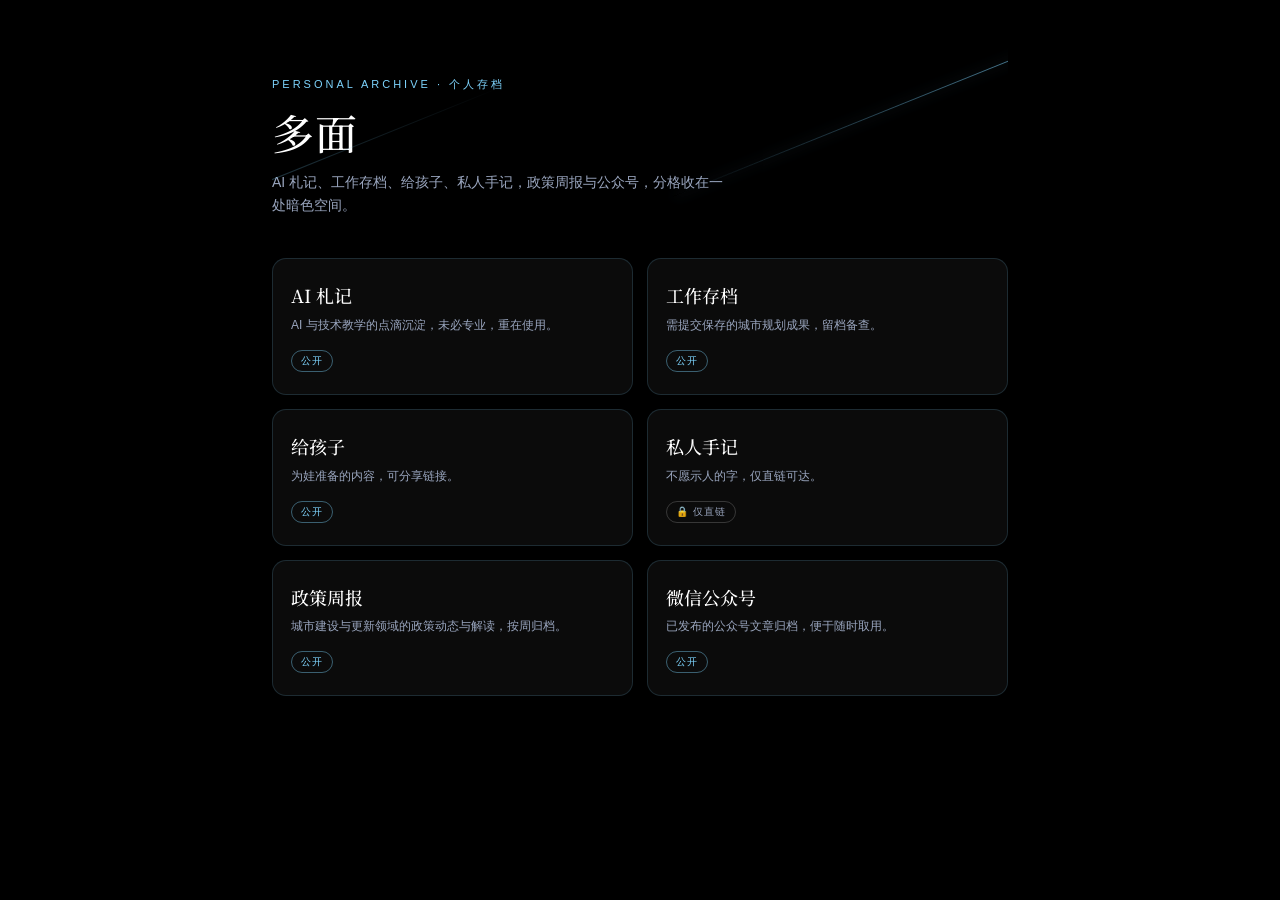
<file: index.html>
<!DOCTYPE html>
<html lang="zh-CN">
<head>
  <meta charset="UTF-8">
  <meta name="viewport" content="width=device-width, initial-scale=1.0">
  <title>YTF · 个人存档</title>
  <link rel="preconnect" href="https://fonts.googleapis.com">
  <link href="https://fonts.googleapis.com/css2?family=Noto+Serif+SC:wght@500&display=swap" rel="stylesheet">
  <link rel="stylesheet" href="assets/site.css">
</head>
<body>
  <div class="home-wrap">
    <div class="home-hero">
      <div class="kicker">PERSONAL ARCHIVE · 个人存档</div>
      <h1>多面</h1>
      <p>AI 札记、工作存档、给孩子、私人手记，政策周报与公众号，分格收在一处暗色空间。</p>
    </div>
    <div class="sec-grid" id="home-grid"></div>
  </div>
  <script src="content/sections.js"></script>
  <script>
    (function () {
      var grid = document.getElementById('home-grid');
      (window.SECTIONS || []).forEach(function (s) {
        var a = document.createElement('a');
        a.className = 'sec-card';
        a.href = 'sections/' + s.id + '/';
        var isPrivate = s.visibility === 'private';
        var pill = isPrivate
          ? '<span class="pill lock">🔒 ' + (s.tag || '仅直链') + '</span>'
          : '<span class="pill">' + (s.tag || '') + '</span>';
        a.innerHTML = '<h3>' + s.title + '</h3>'
                    + '<div class="desc">' + (s.subtitle || '') + '</div>'
                    + pill;
        grid.appendChild(a);
      });
    })();
  </script>
</body>
</html>
</file>
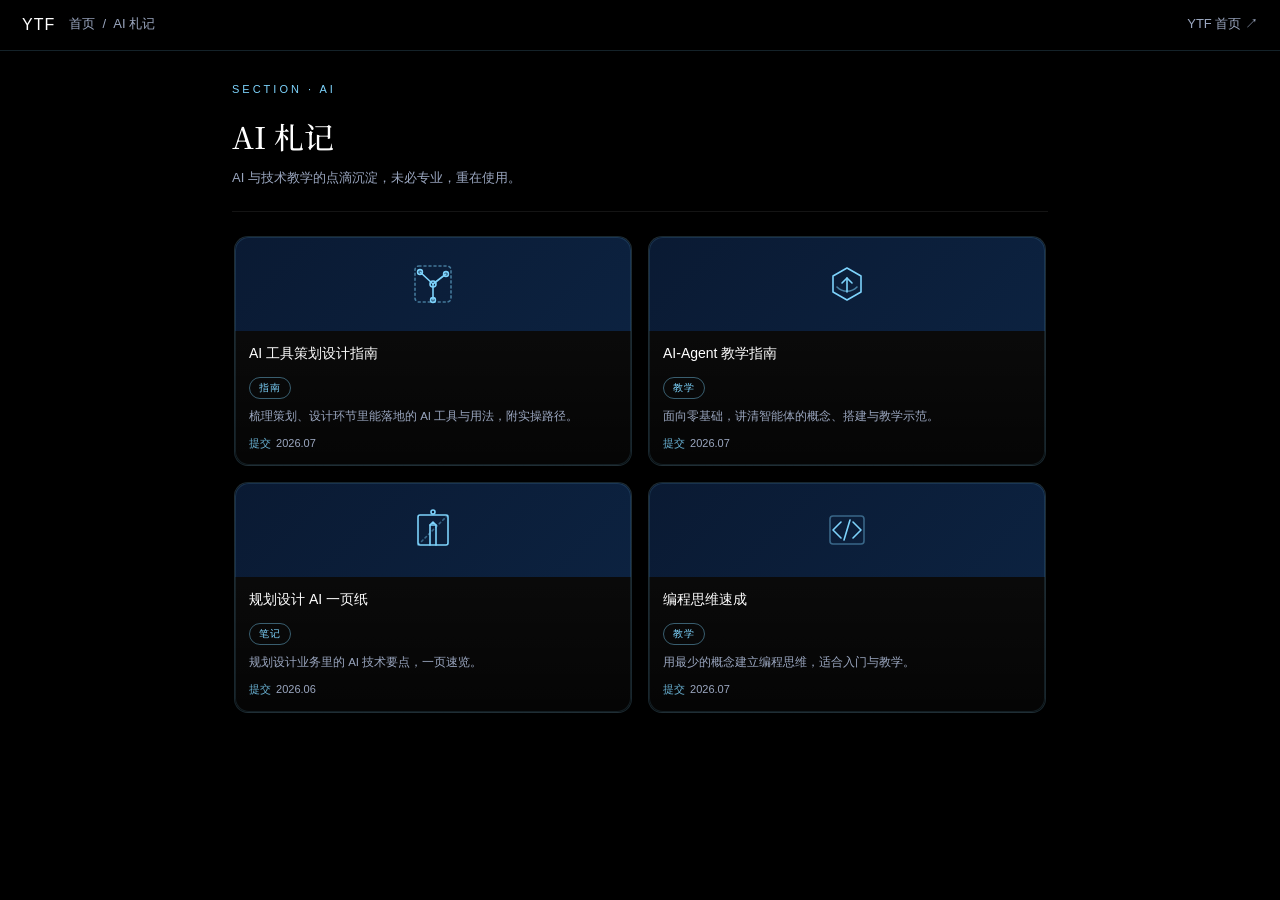
<file: sections/ai/index.html>
<!DOCTYPE html>
<html lang="zh-CN">
<head>
  <meta charset="UTF-8">
  <meta name="viewport" content="width=device-width, initial-scale=1.0">
  <title>AI 札记 · YTF</title>
  <link rel="preconnect" href="https://fonts.googleapis.com">
  <link href="https://fonts.googleapis.com/css2?family=Noto+Serif+SC:wght@500&display=swap" rel="stylesheet">
  <link rel="stylesheet" href="../../assets/site.css">
</head>
<body>
  <div class="sec-wrap">
    <div class="sec-head">
      <div class="kicker">SECTION · AI</div>
      <h1>AI 札记</h1>
      <p>AI 与技术教学的点滴沉淀，未必专业，重在使用。</p>
    </div>
    <div class="lane" id="section-list"></div>
  </div>
  <script src="../../content/sections.js"></script>
  <script src="../../assets/site.js" data-root="../../" data-section="ai"></script>
</body>
</html>
</file>
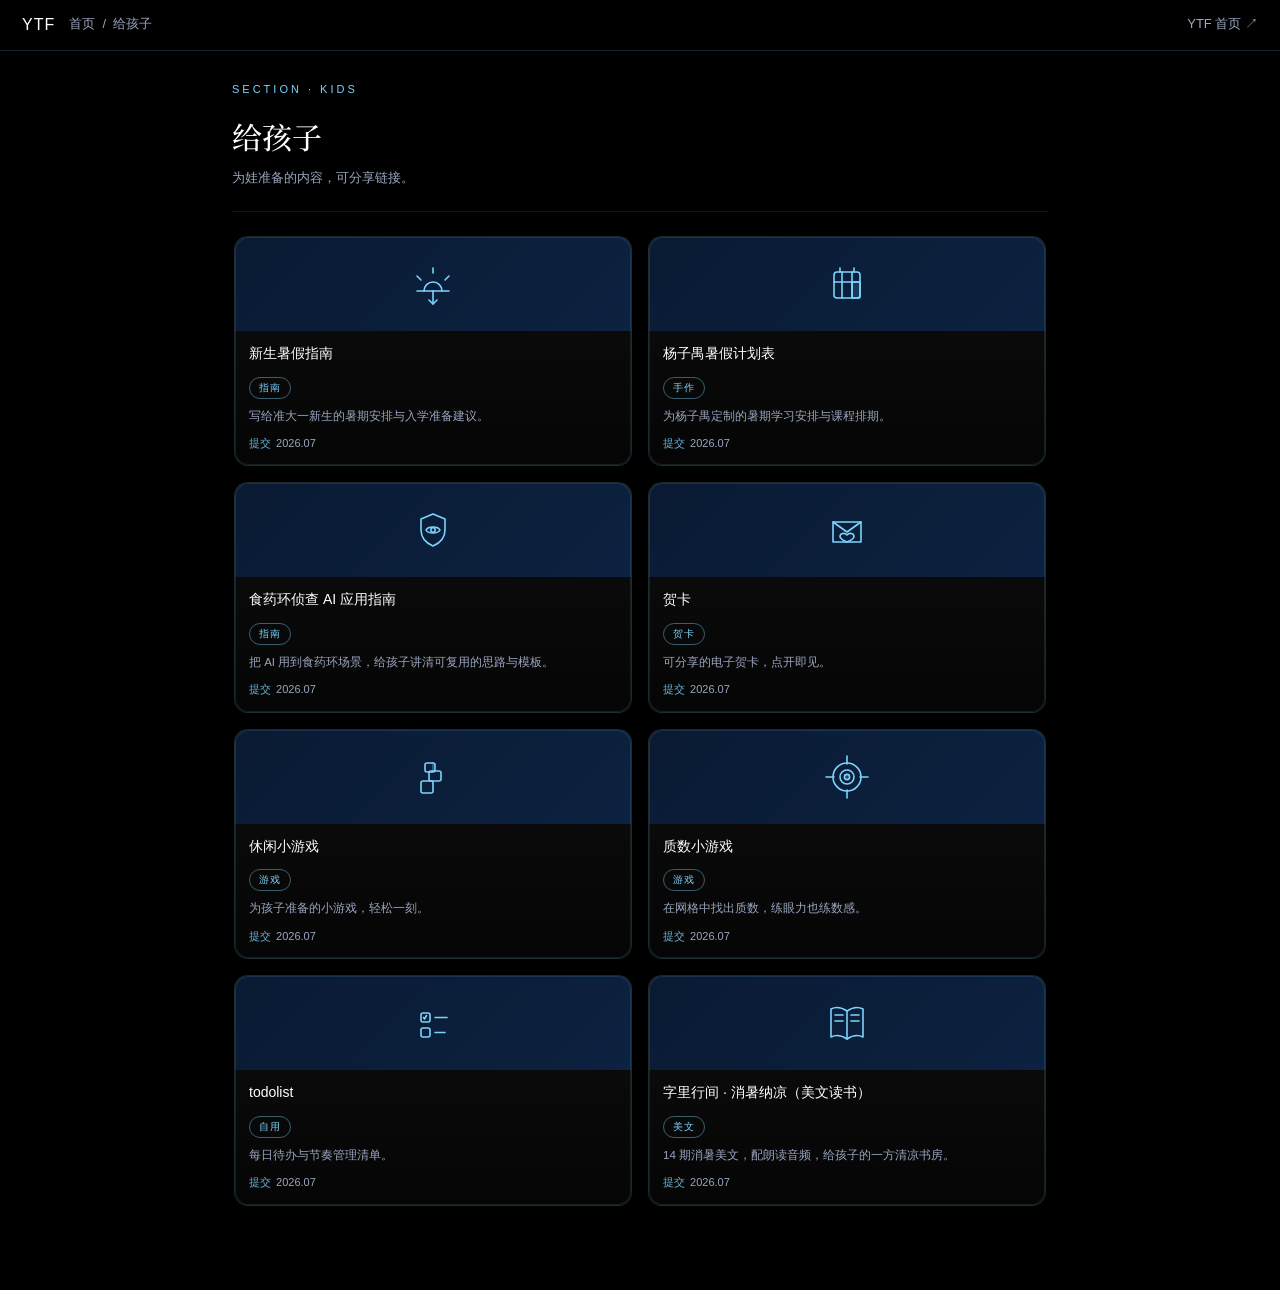
<file: sections/kids/index.html>
<!DOCTYPE html>
<html lang="zh-CN">
<head>
  <meta charset="UTF-8">
  <meta name="viewport" content="width=device-width, initial-scale=1.0">
  <title>给孩子 · YTF</title>
  <link rel="preconnect" href="https://fonts.googleapis.com">
  <link href="https://fonts.googleapis.com/css2?family=Noto+Serif+SC:wght@500&display=swap" rel="stylesheet">
  <link rel="stylesheet" href="../../assets/site.css">
</head>
<body>
  <div class="sec-wrap">
    <div class="sec-head">
      <div class="kicker">SECTION · KIDS</div>
      <h1>给孩子</h1>
      <p>为娃准备的内容，可分享链接。</p>
    </div>
    <div class="lane" id="section-list"></div>
  </div>
  <script src="../../content/sections.js"></script>
  <script src="../../assets/site.js" data-root="../../" data-section="kids"></script>
</body>
</html>
</file>
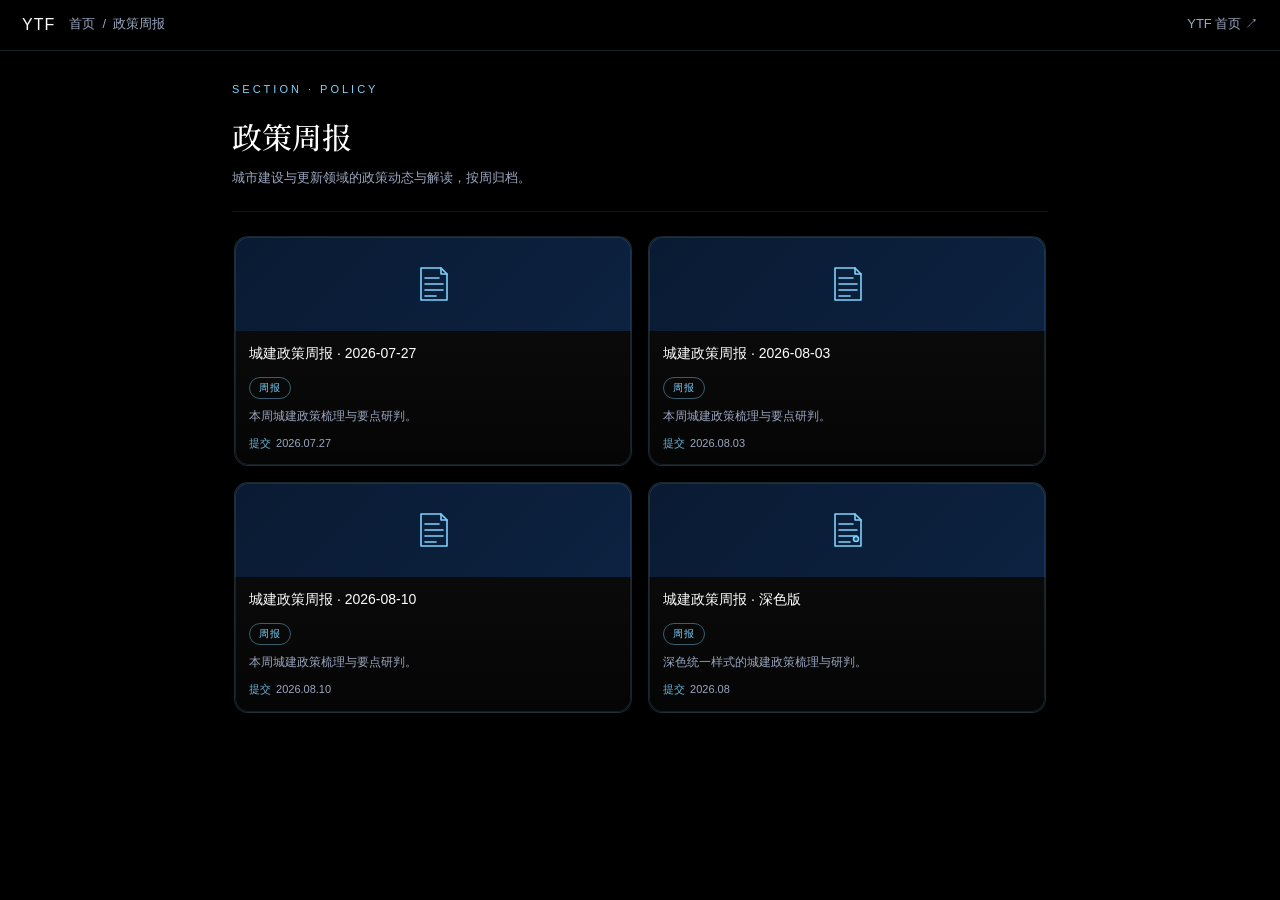
<file: sections/policy/index.html>
<!DOCTYPE html>
<html lang="zh-CN">
<head>
  <meta charset="UTF-8">
  <meta name="viewport" content="width=device-width, initial-scale=1.0">
  <title>政策周报 · YTF</title>
  <link rel="preconnect" href="https://fonts.googleapis.com">
  <link href="https://fonts.googleapis.com/css2?family=Noto+Serif+SC:wght@500&display=swap" rel="stylesheet">
  <link rel="stylesheet" href="../../assets/site.css">
</head>
<body>
  <div class="sec-wrap">
    <div class="sec-head">
      <div class="kicker">SECTION · POLICY</div>
      <h1>政策周报</h1>
      <p>城市建设与更新领域的政策动态与解读，按周归档。</p>
    </div>
    <div class="lane" id="section-list"></div>
  </div>
  <script src="../../content/sections.js"></script>
  <script src="../../assets/site.js" data-root="../../" data-section="policy"></script>
</body>
</html>
</file>
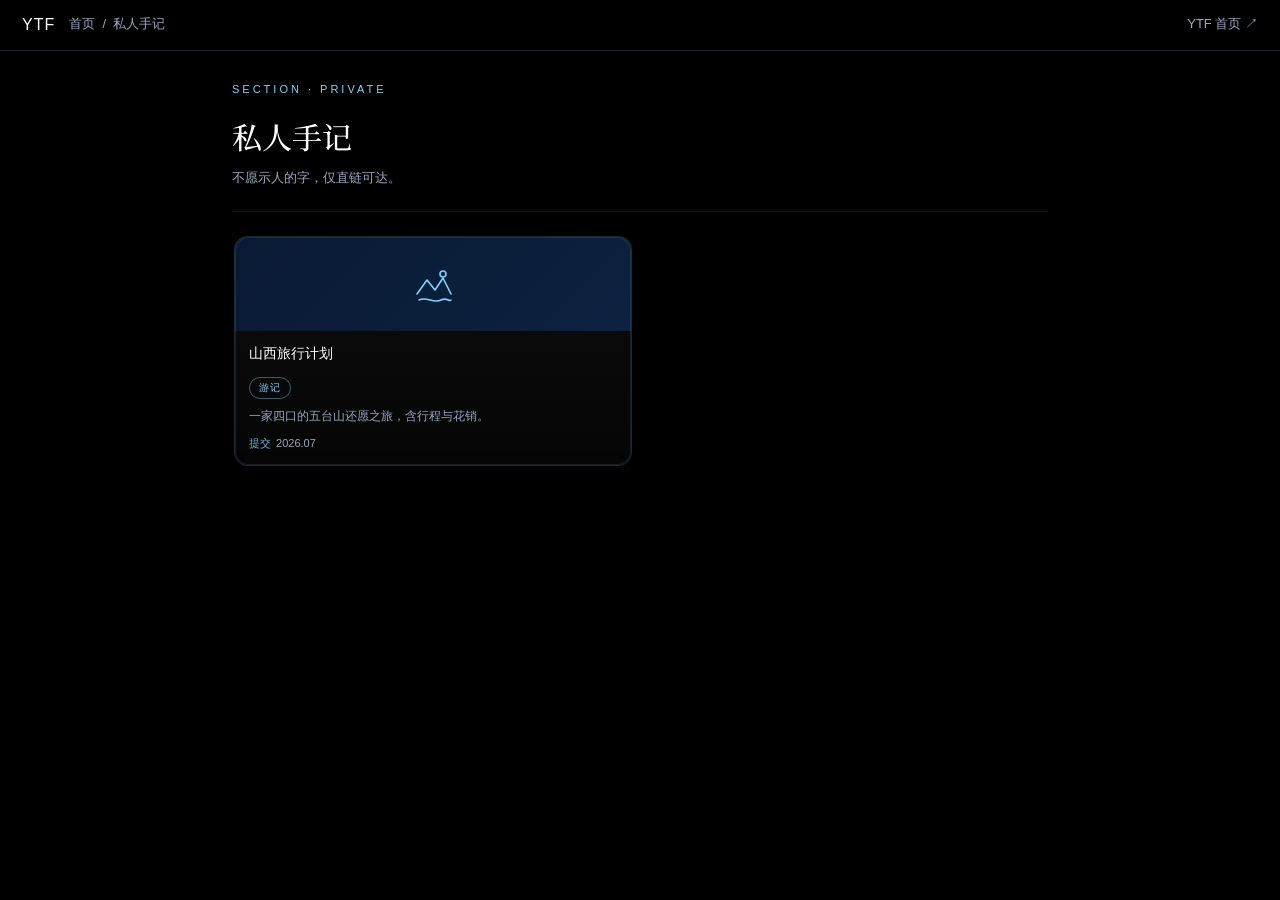
<file: sections/private/index.html>
<!DOCTYPE html>
<html lang="zh-CN">
<head>
  <meta charset="UTF-8">
  <meta name="viewport" content="width=device-width, initial-scale=1.0">
  <title>私人手记 · YTF</title>
  <link rel="preconnect" href="https://fonts.googleapis.com">
  <link href="https://fonts.googleapis.com/css2?family=Noto+Serif+SC:wght@500&display=swap" rel="stylesheet">
  <link rel="stylesheet" href="../../assets/site.css">
</head>
<body>
  <div class="sec-wrap">
    <div class="sec-head">
      <div class="kicker">SECTION · PRIVATE</div>
      <h1>私人手记</h1>
      <p>不愿示人的字，仅直链可达。</p>
    </div>
    <div class="lane" id="section-list"></div>
  </div>
  <script src="../../content/sections.js"></script>
  <script src="../../assets/site.js" data-root="../../" data-section="private"></script>
</body>
</html>
</file>
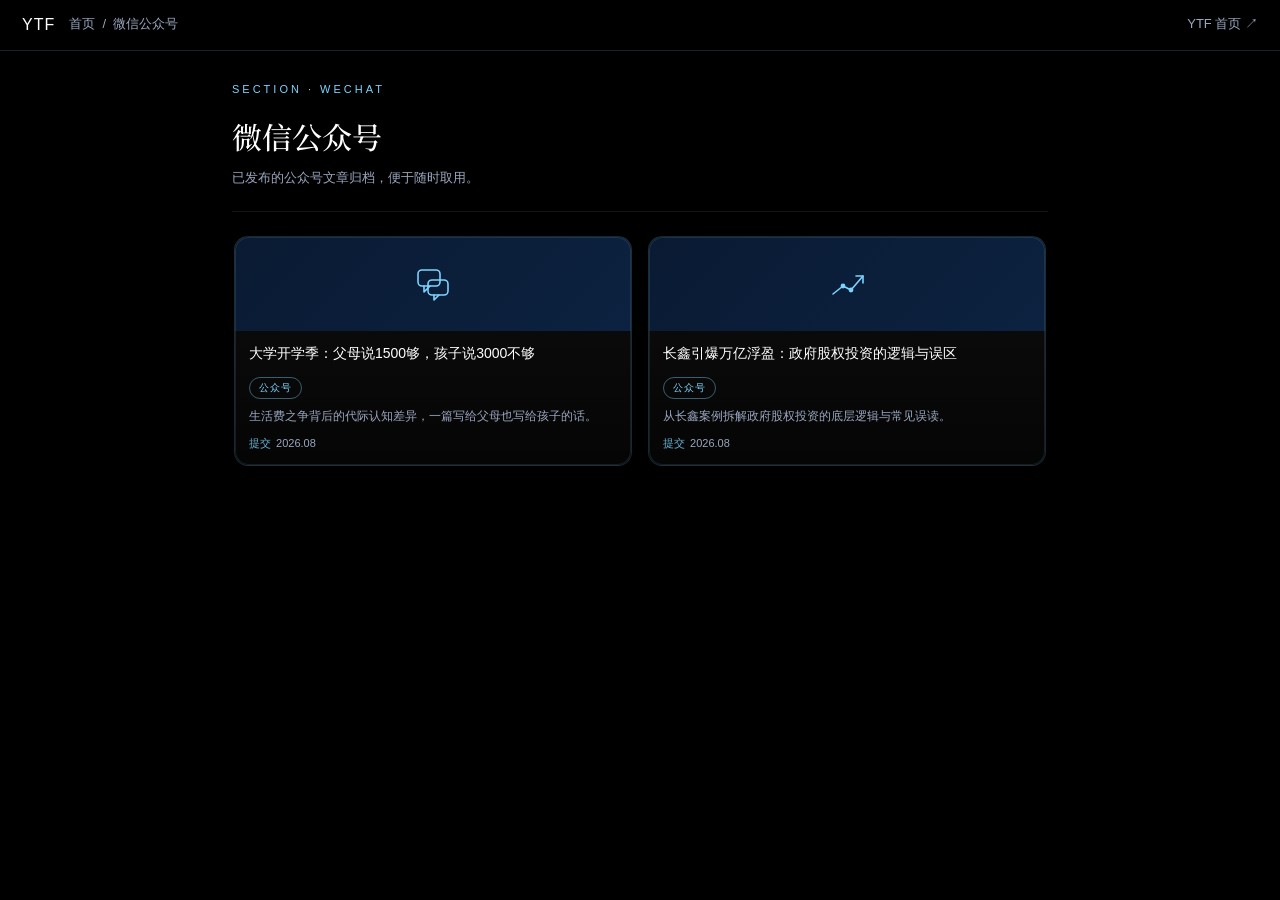
<file: sections/wechat/index.html>
<!DOCTYPE html>
<html lang="zh-CN">
<head>
  <meta charset="UTF-8">
  <meta name="viewport" content="width=device-width, initial-scale=1.0">
  <title>微信公众号 · YTF</title>
  <link rel="preconnect" href="https://fonts.googleapis.com">
  <link href="https://fonts.googleapis.com/css2?family=Noto+Serif+SC:wght@500&display=swap" rel="stylesheet">
  <link rel="stylesheet" href="../../assets/site.css">
</head>
<body>
  <div class="sec-wrap">
    <div class="sec-head">
      <div class="kicker">SECTION · WECHAT</div>
      <h1>微信公众号</h1>
      <p>已发布的公众号文章归档，便于随时取用。</p>
    </div>
    <div class="lane" id="section-list"></div>
  </div>
  <script src="../../content/sections.js"></script>
  <script src="../../assets/site.js" data-root="../../" data-section="wechat"></script>
</body>
</html>
</file>
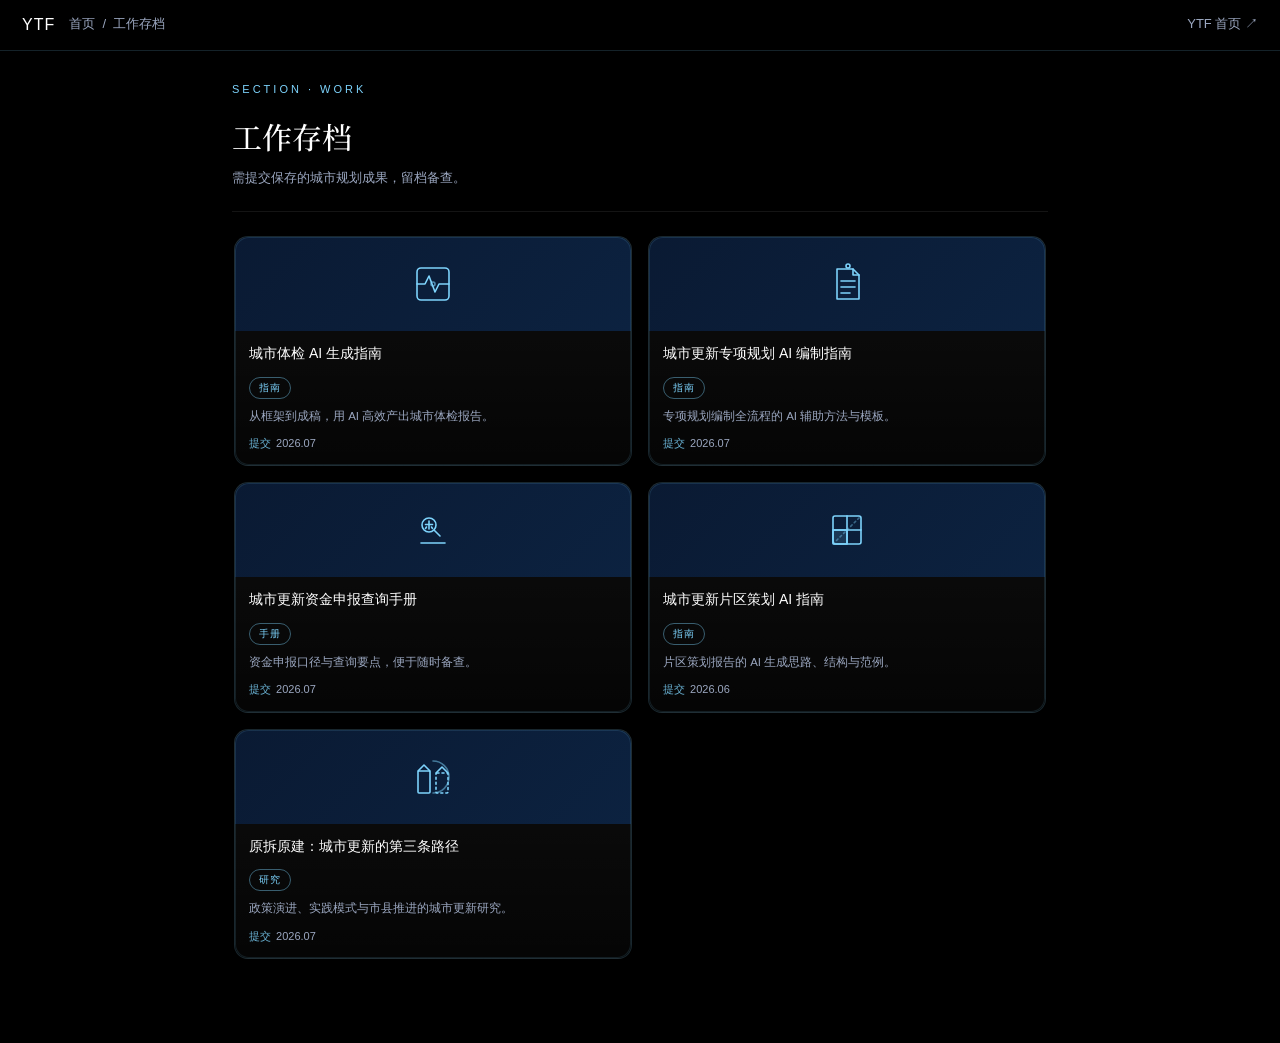
<file: sections/work/index.html>
<!DOCTYPE html>
<html lang="zh-CN">
<head>
  <meta charset="UTF-8">
  <meta name="viewport" content="width=device-width, initial-scale=1.0">
  <title>工作存档 · YTF</title>
  <link rel="preconnect" href="https://fonts.googleapis.com">
  <link href="https://fonts.googleapis.com/css2?family=Noto+Serif+SC:wght@500&display=swap" rel="stylesheet">
  <link rel="stylesheet" href="../../assets/site.css">
</head>
<body>
  <div class="sec-wrap">
    <div class="sec-head">
      <div class="kicker">SECTION · WORK</div>
      <h1>工作存档</h1>
      <p>需提交保存的城市规划成果，留档备查。</p>
    </div>
    <div class="lane" id="section-list"></div>
  </div>
  <script src="../../content/sections.js"></script>
  <script src="../../assets/site.js" data-root="../../" data-section="work"></script>
</body>
</html>
</file>
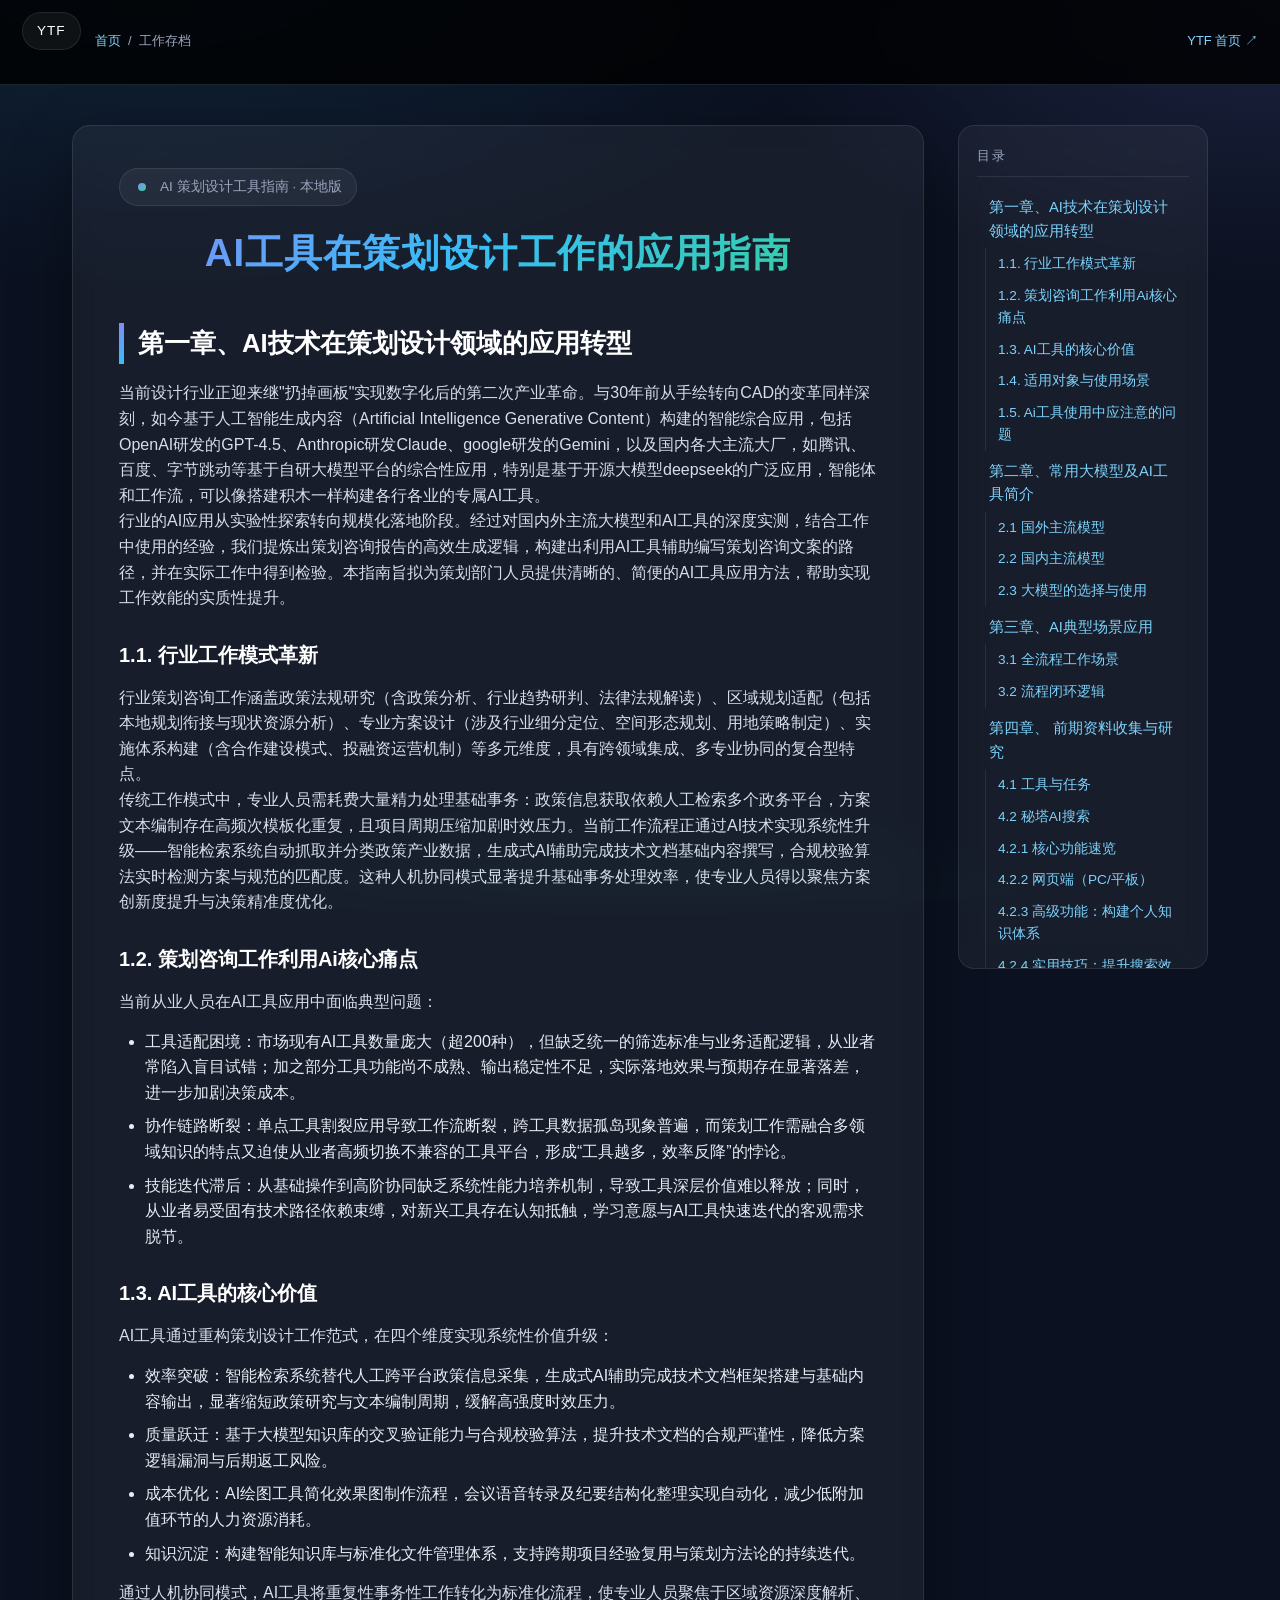
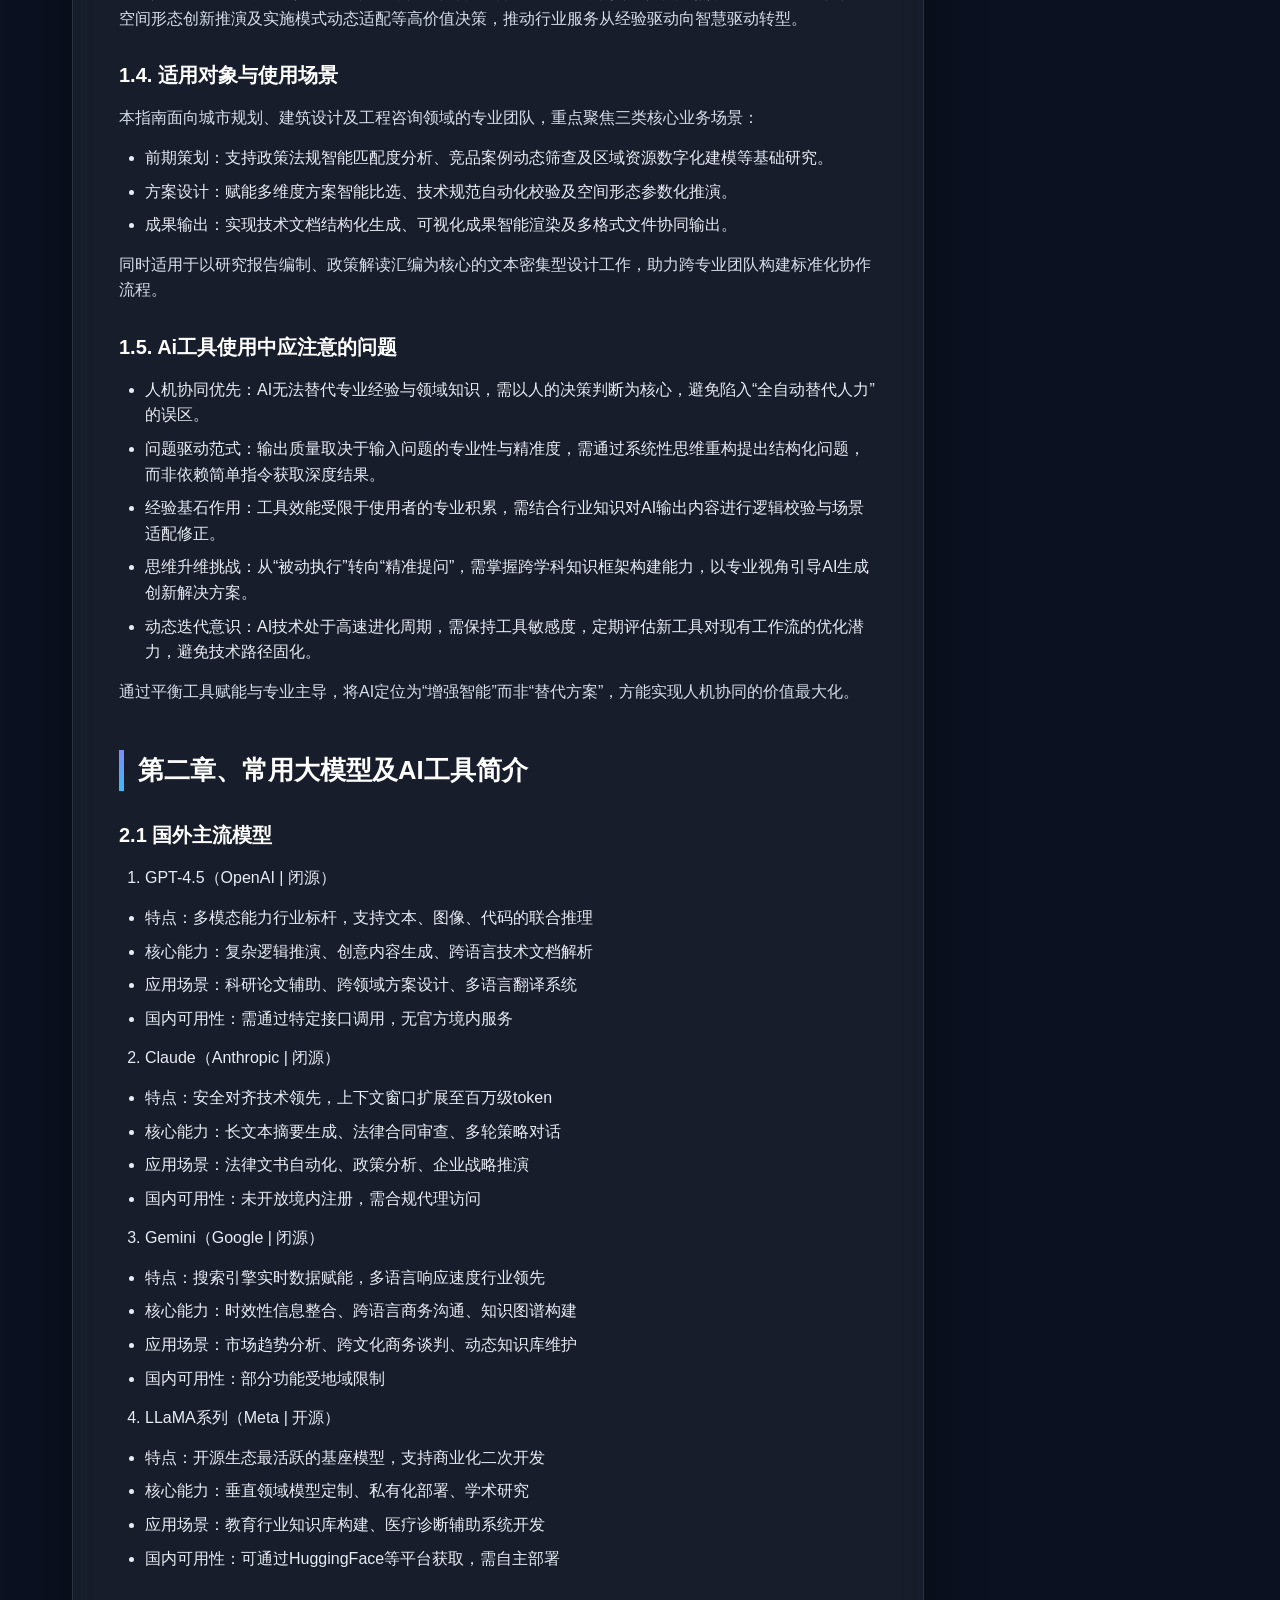
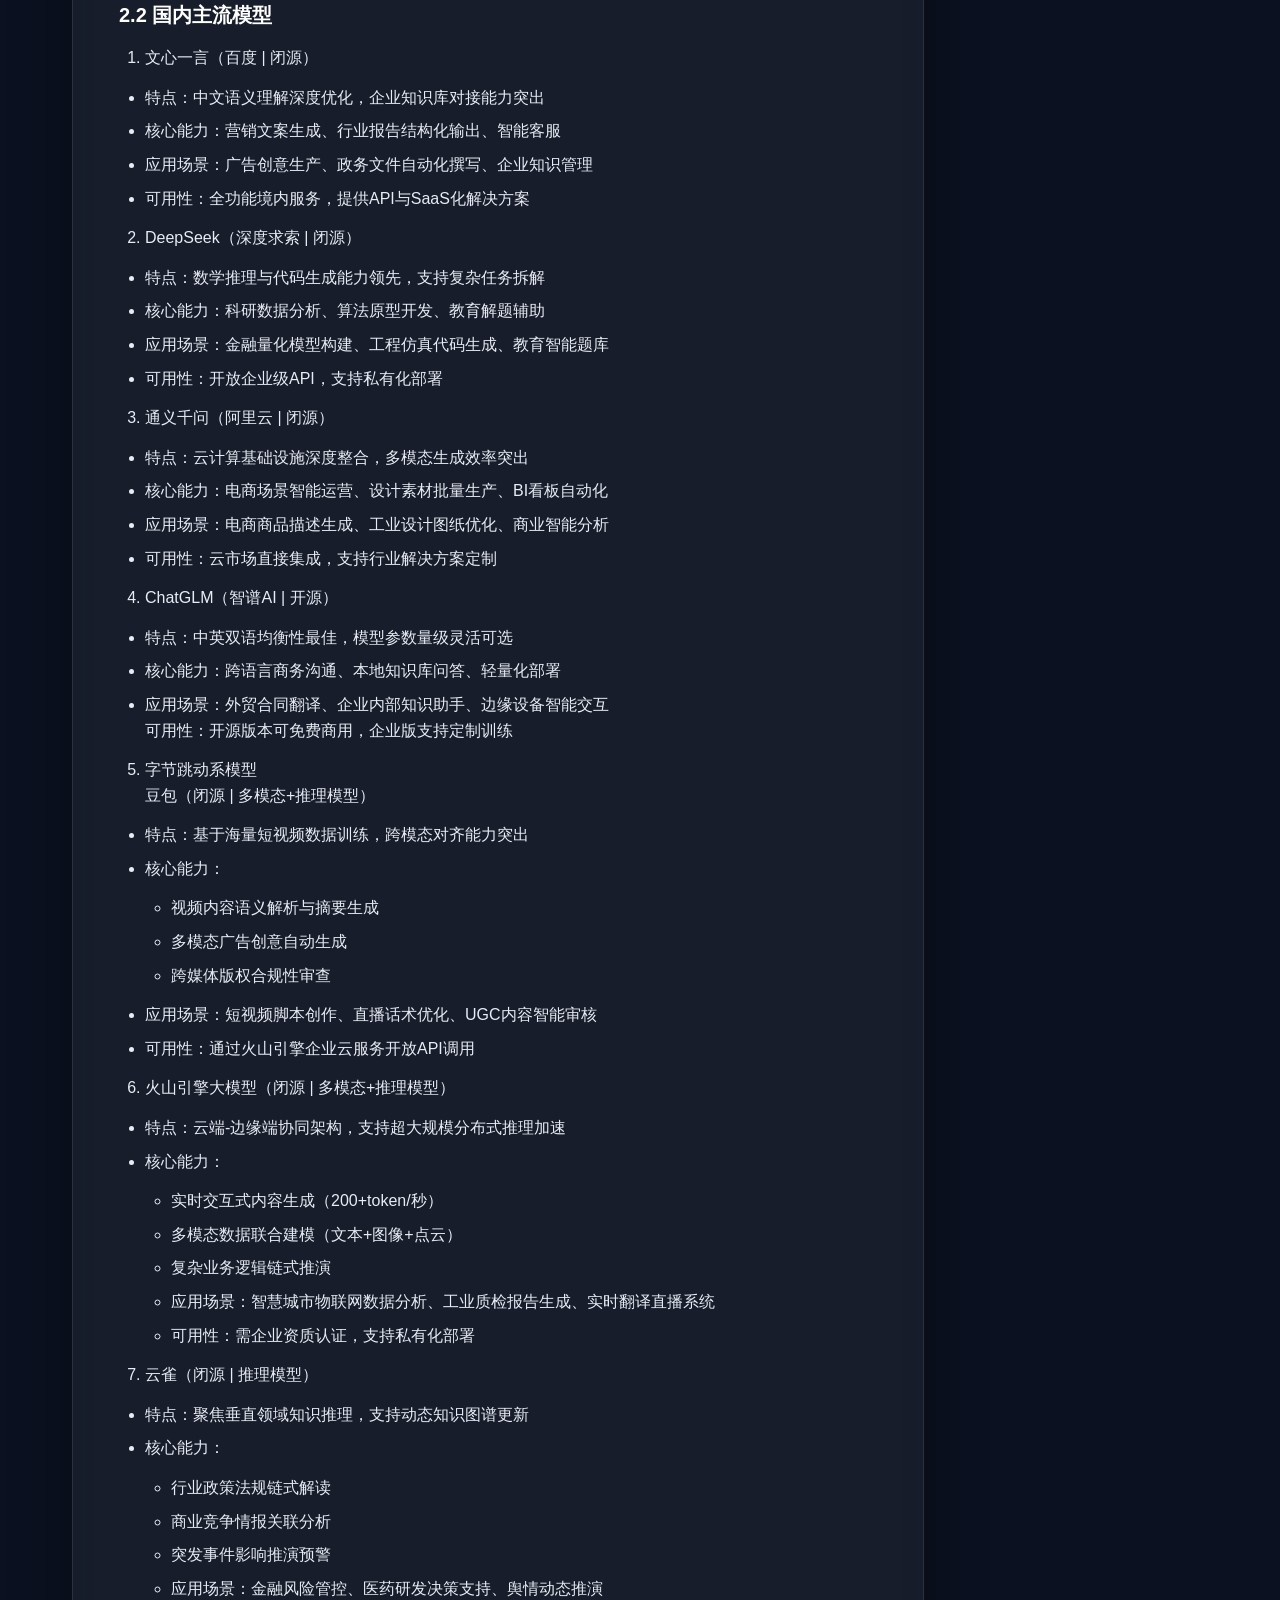
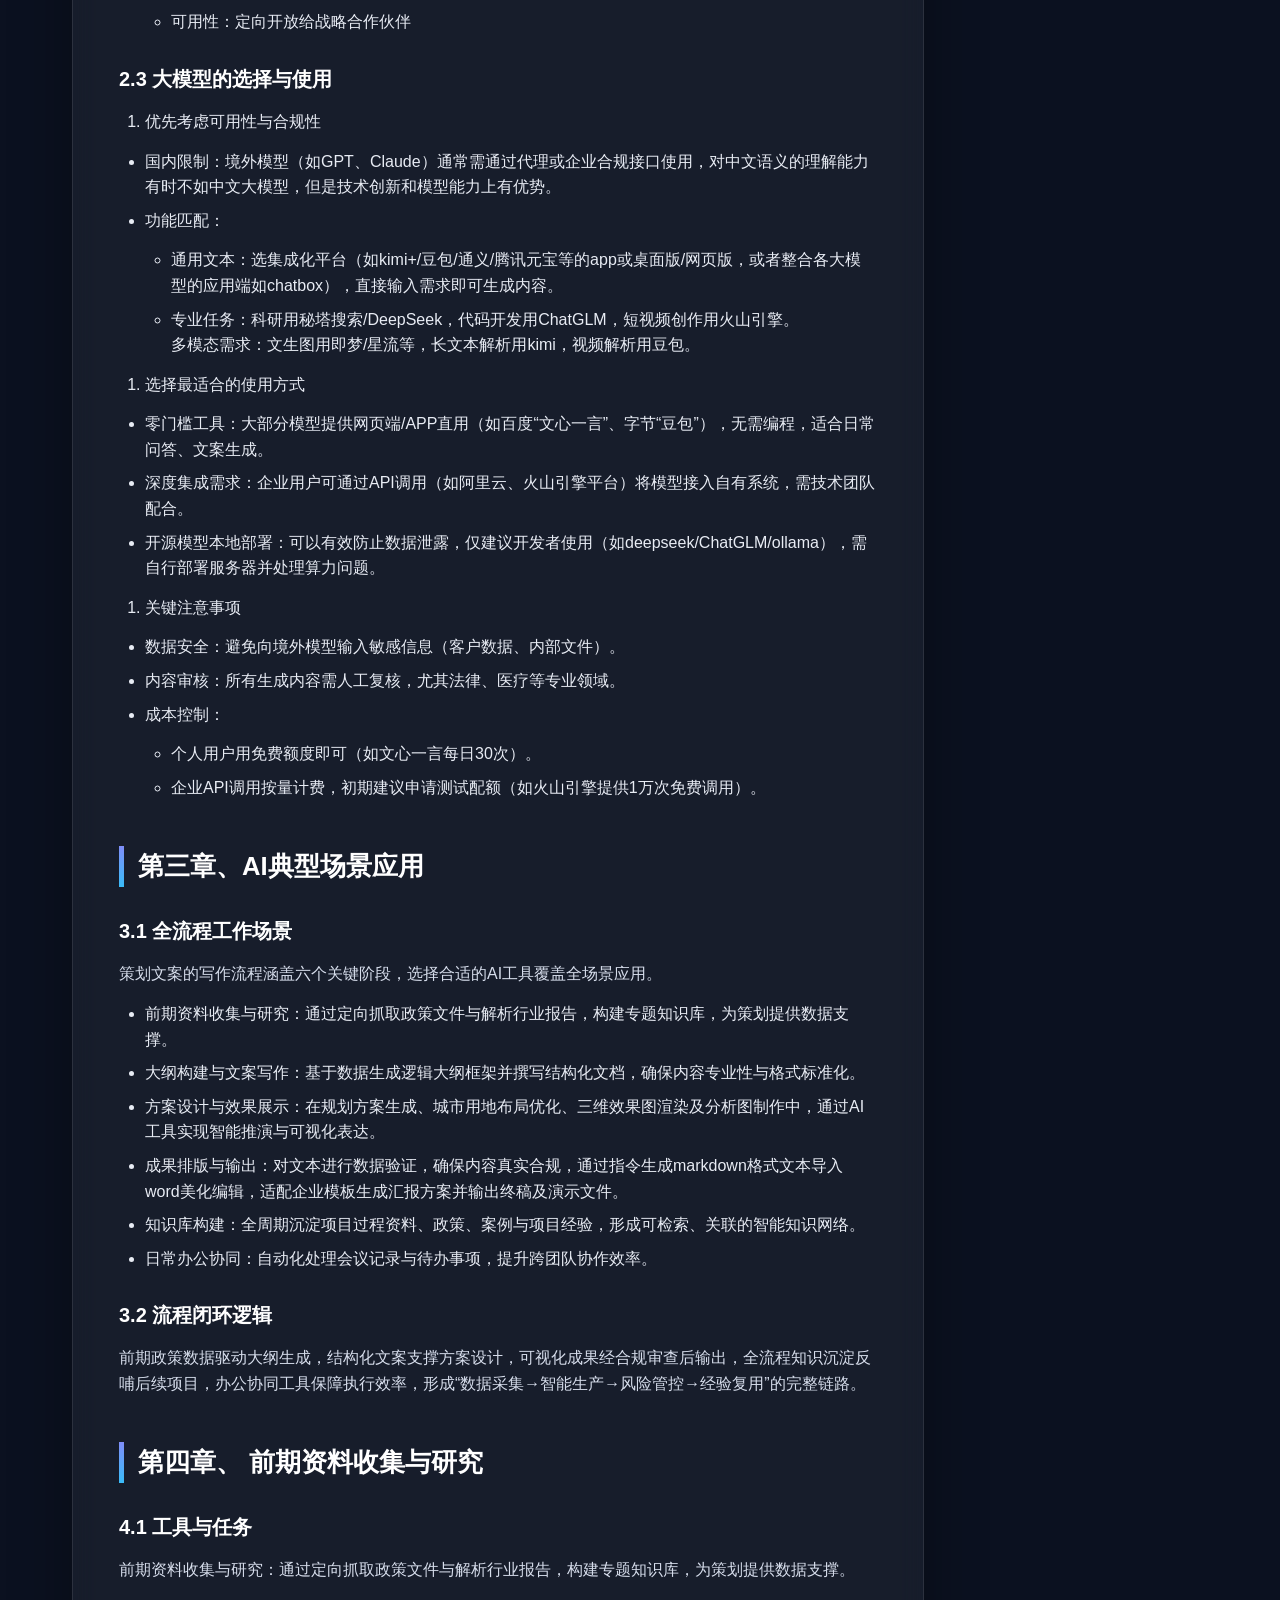
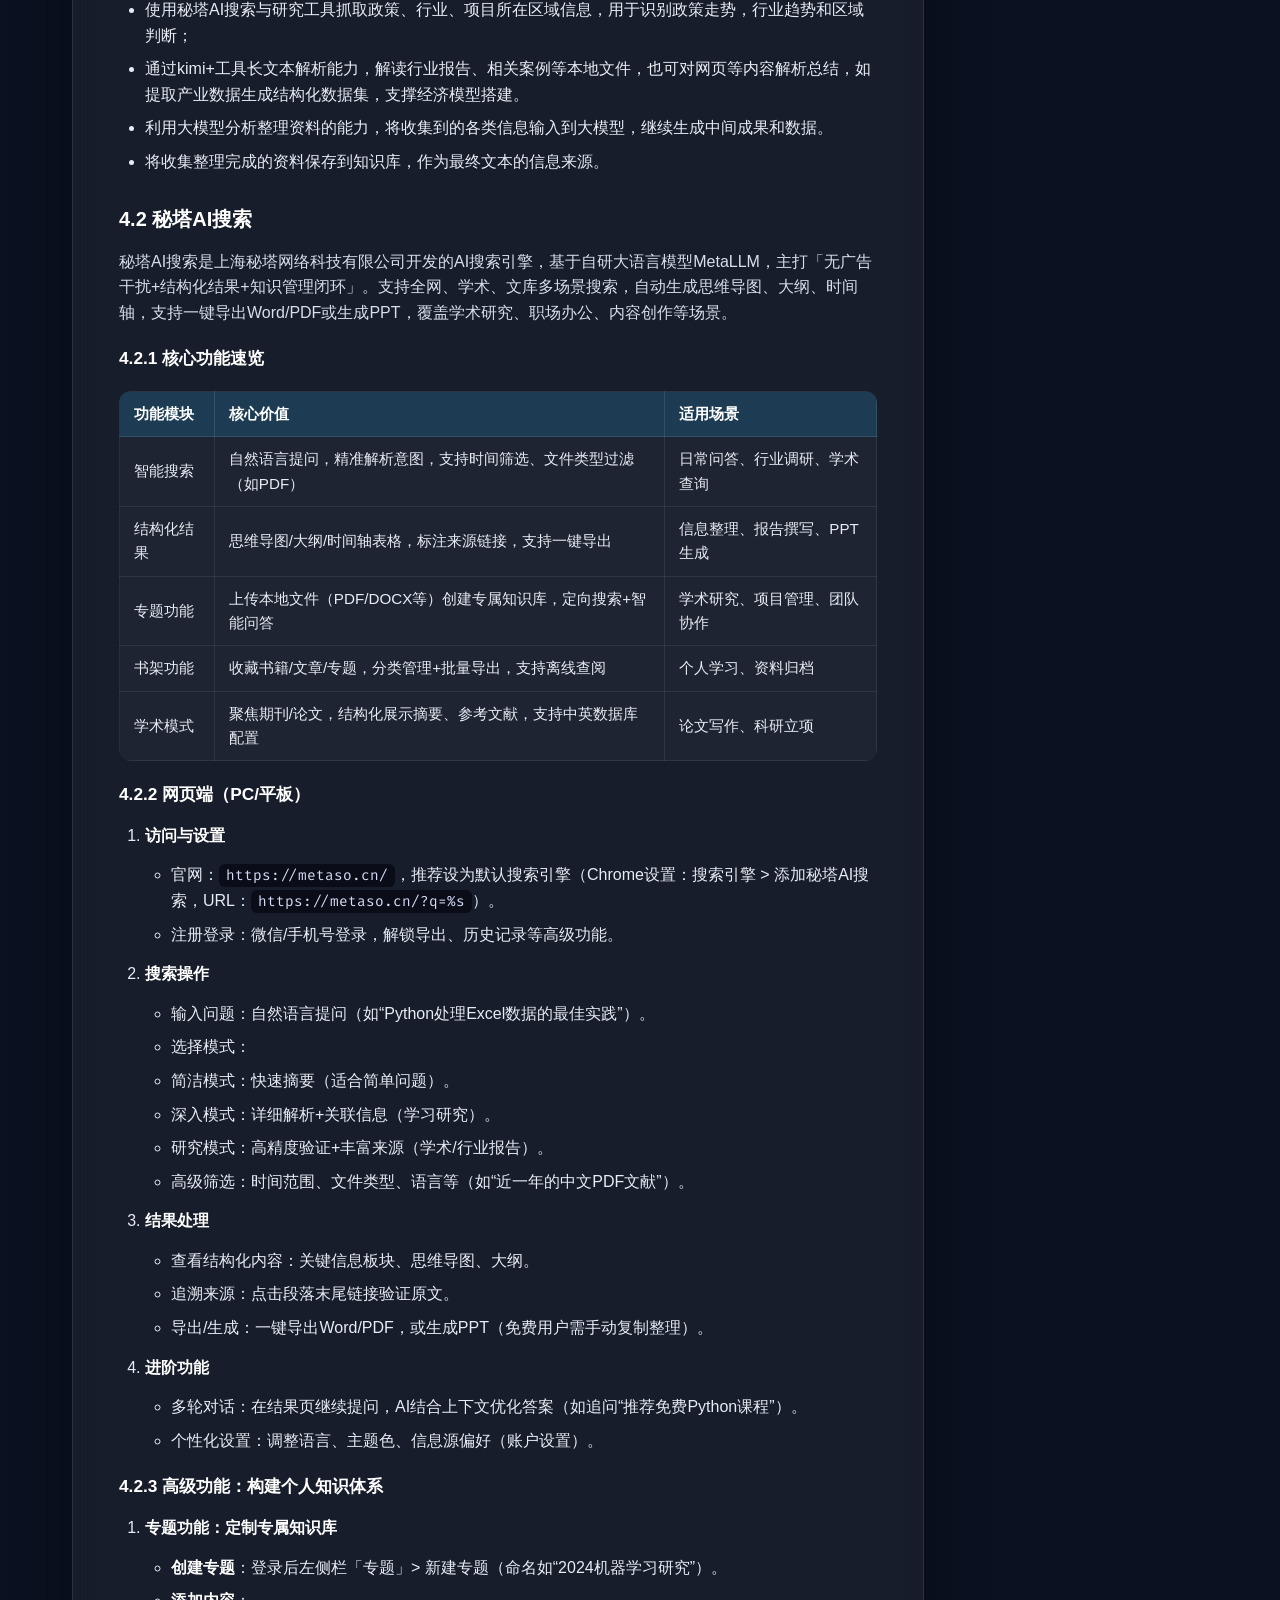
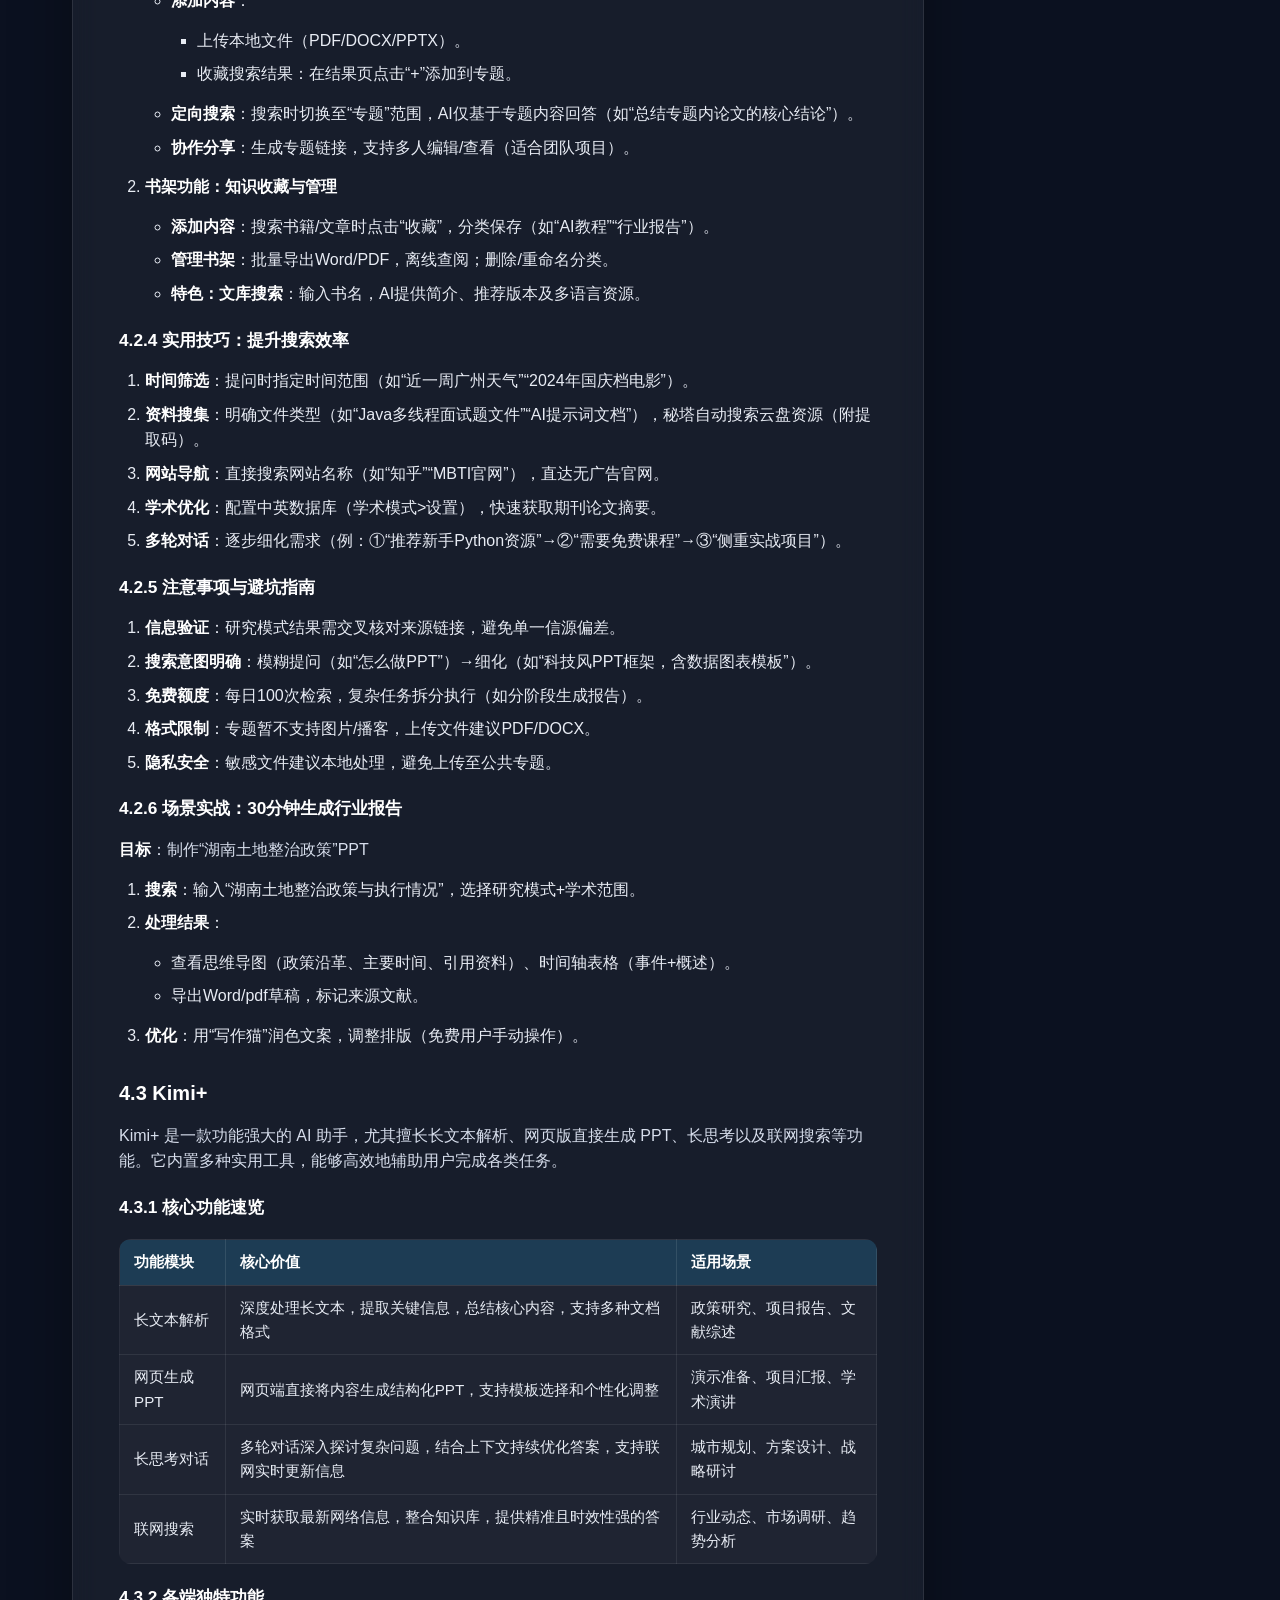
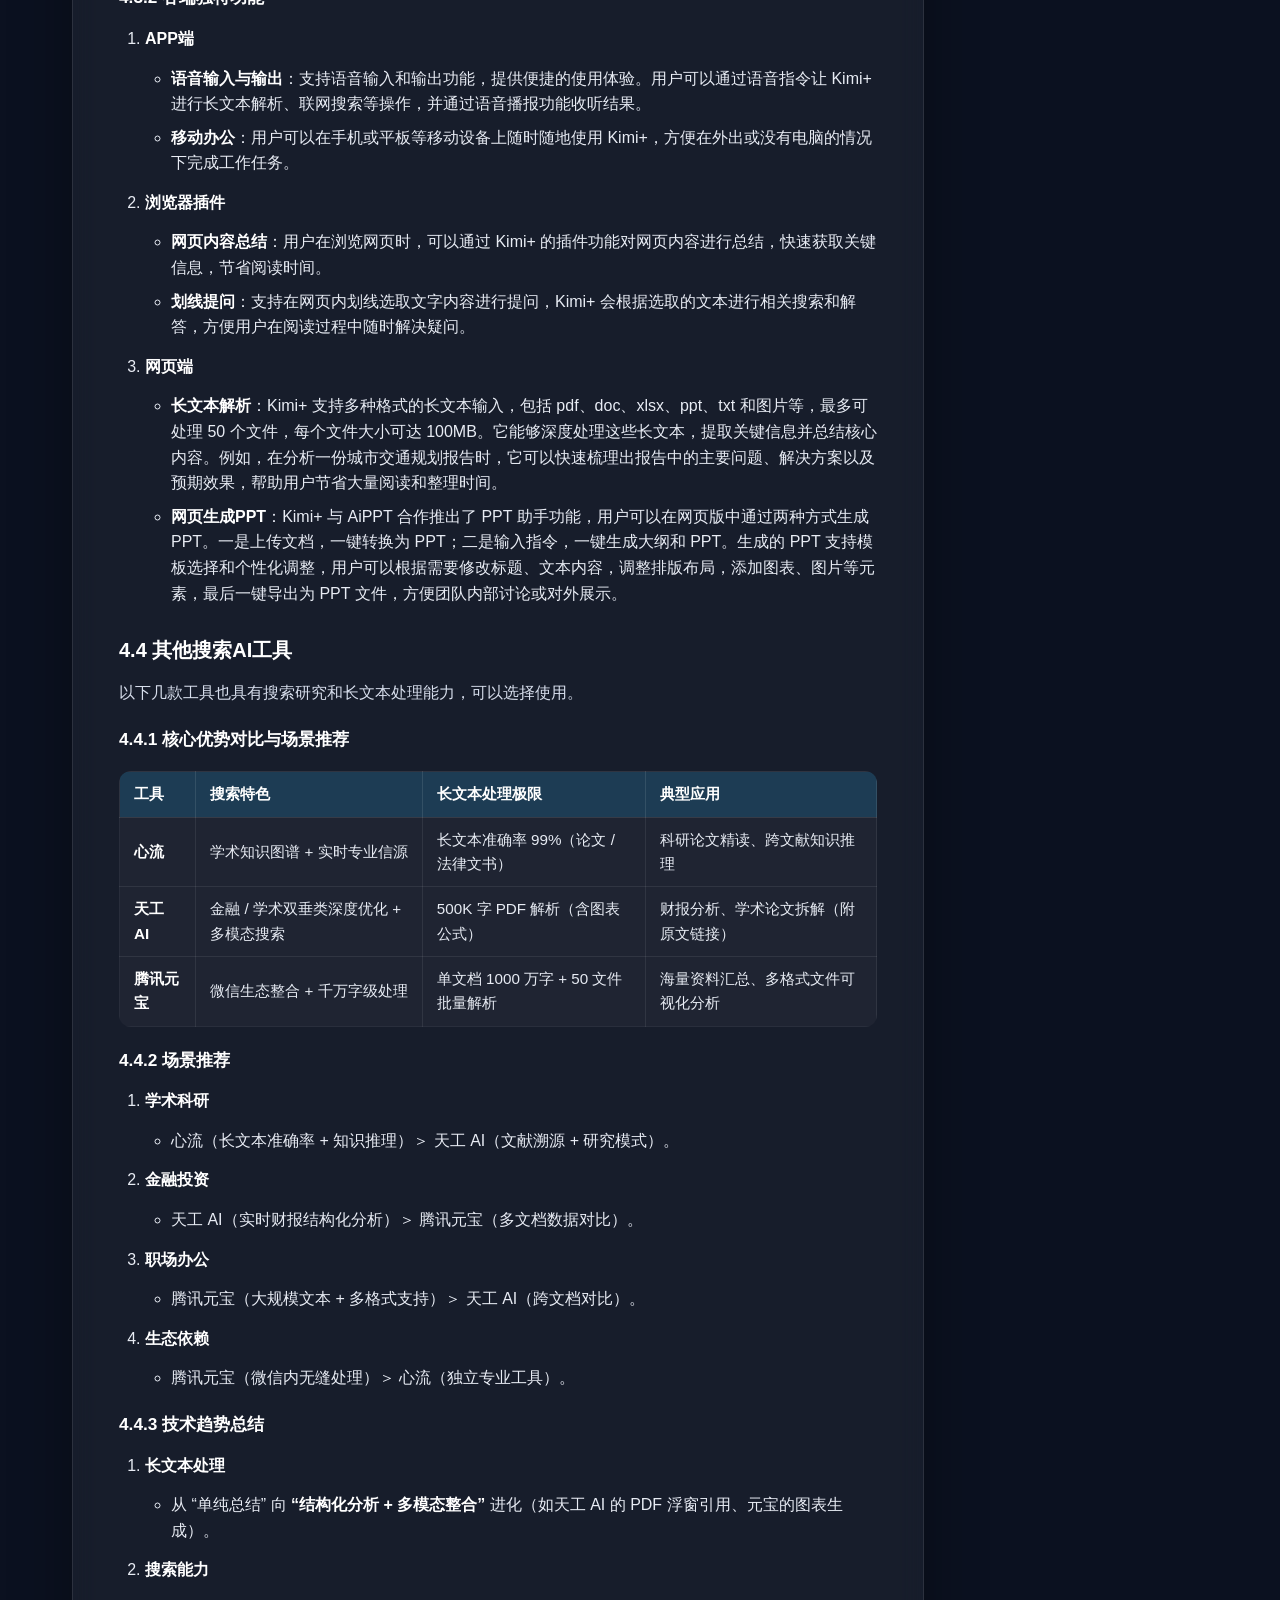
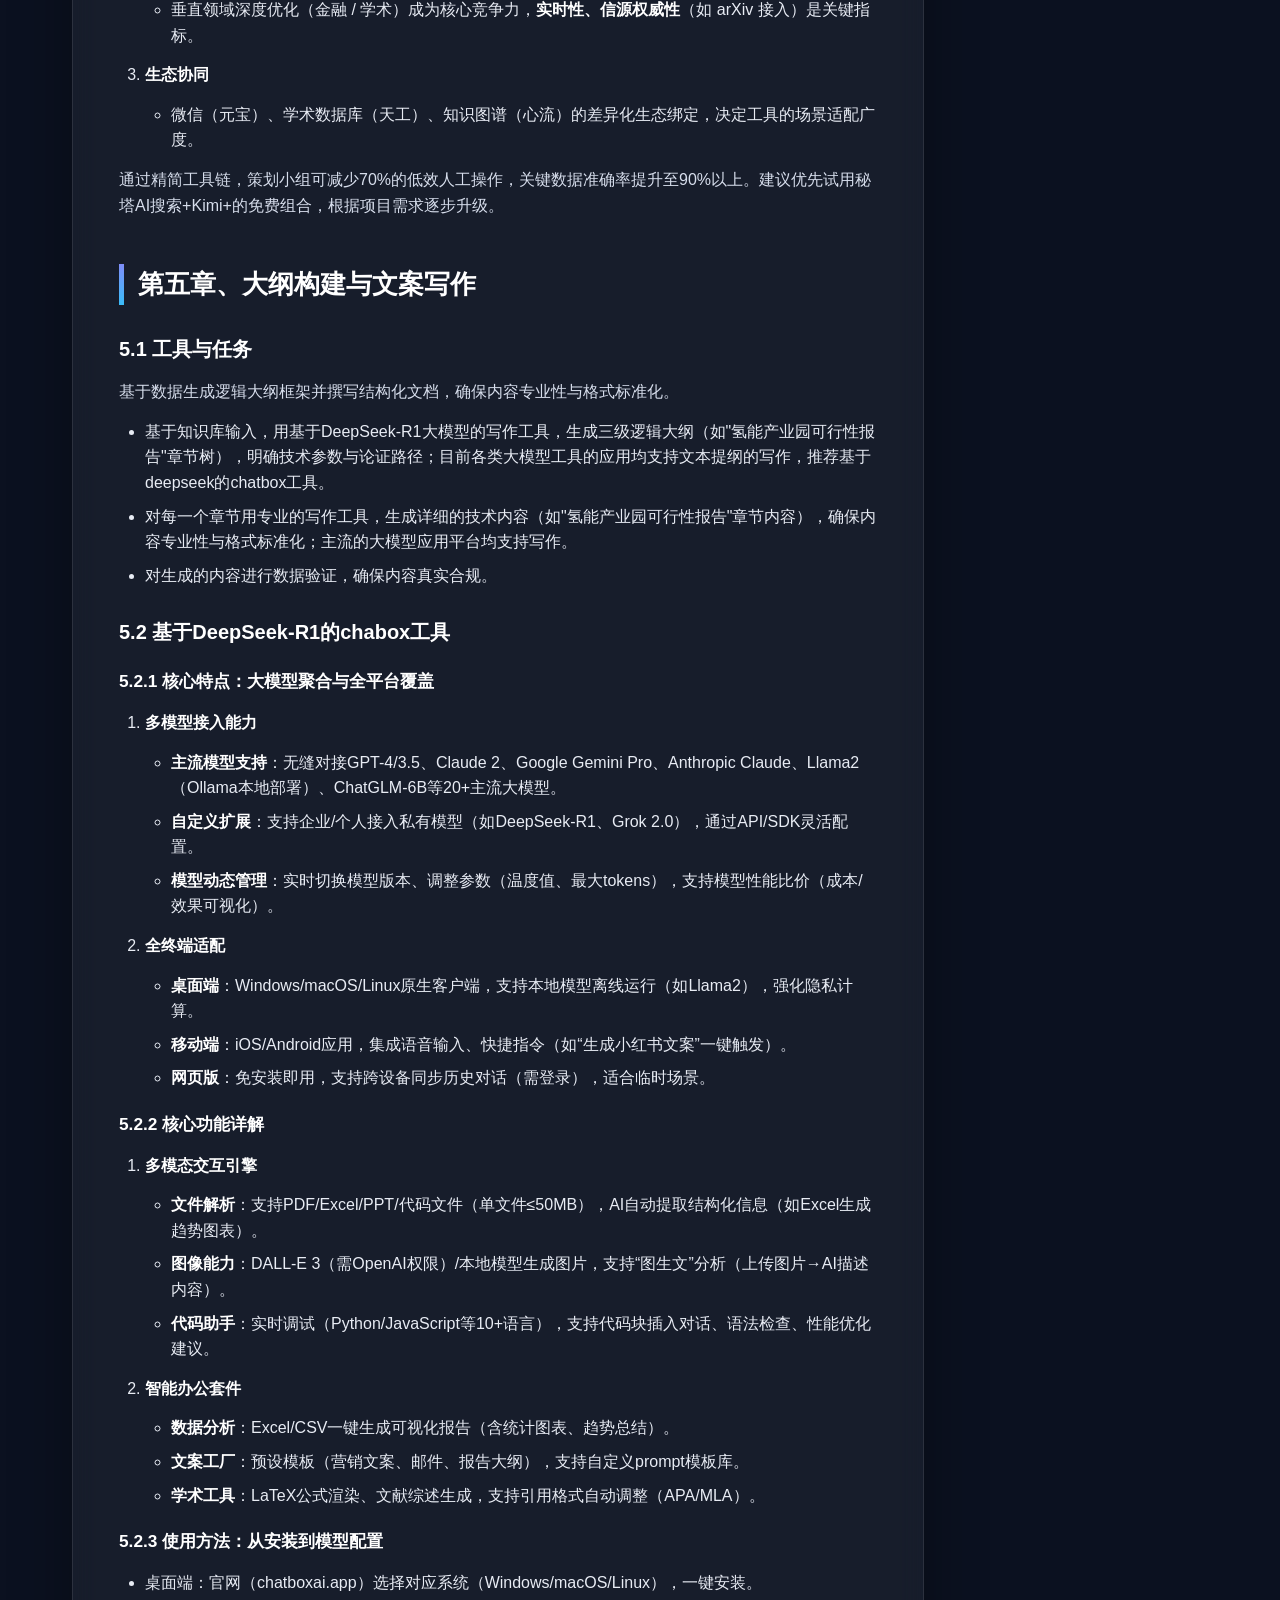
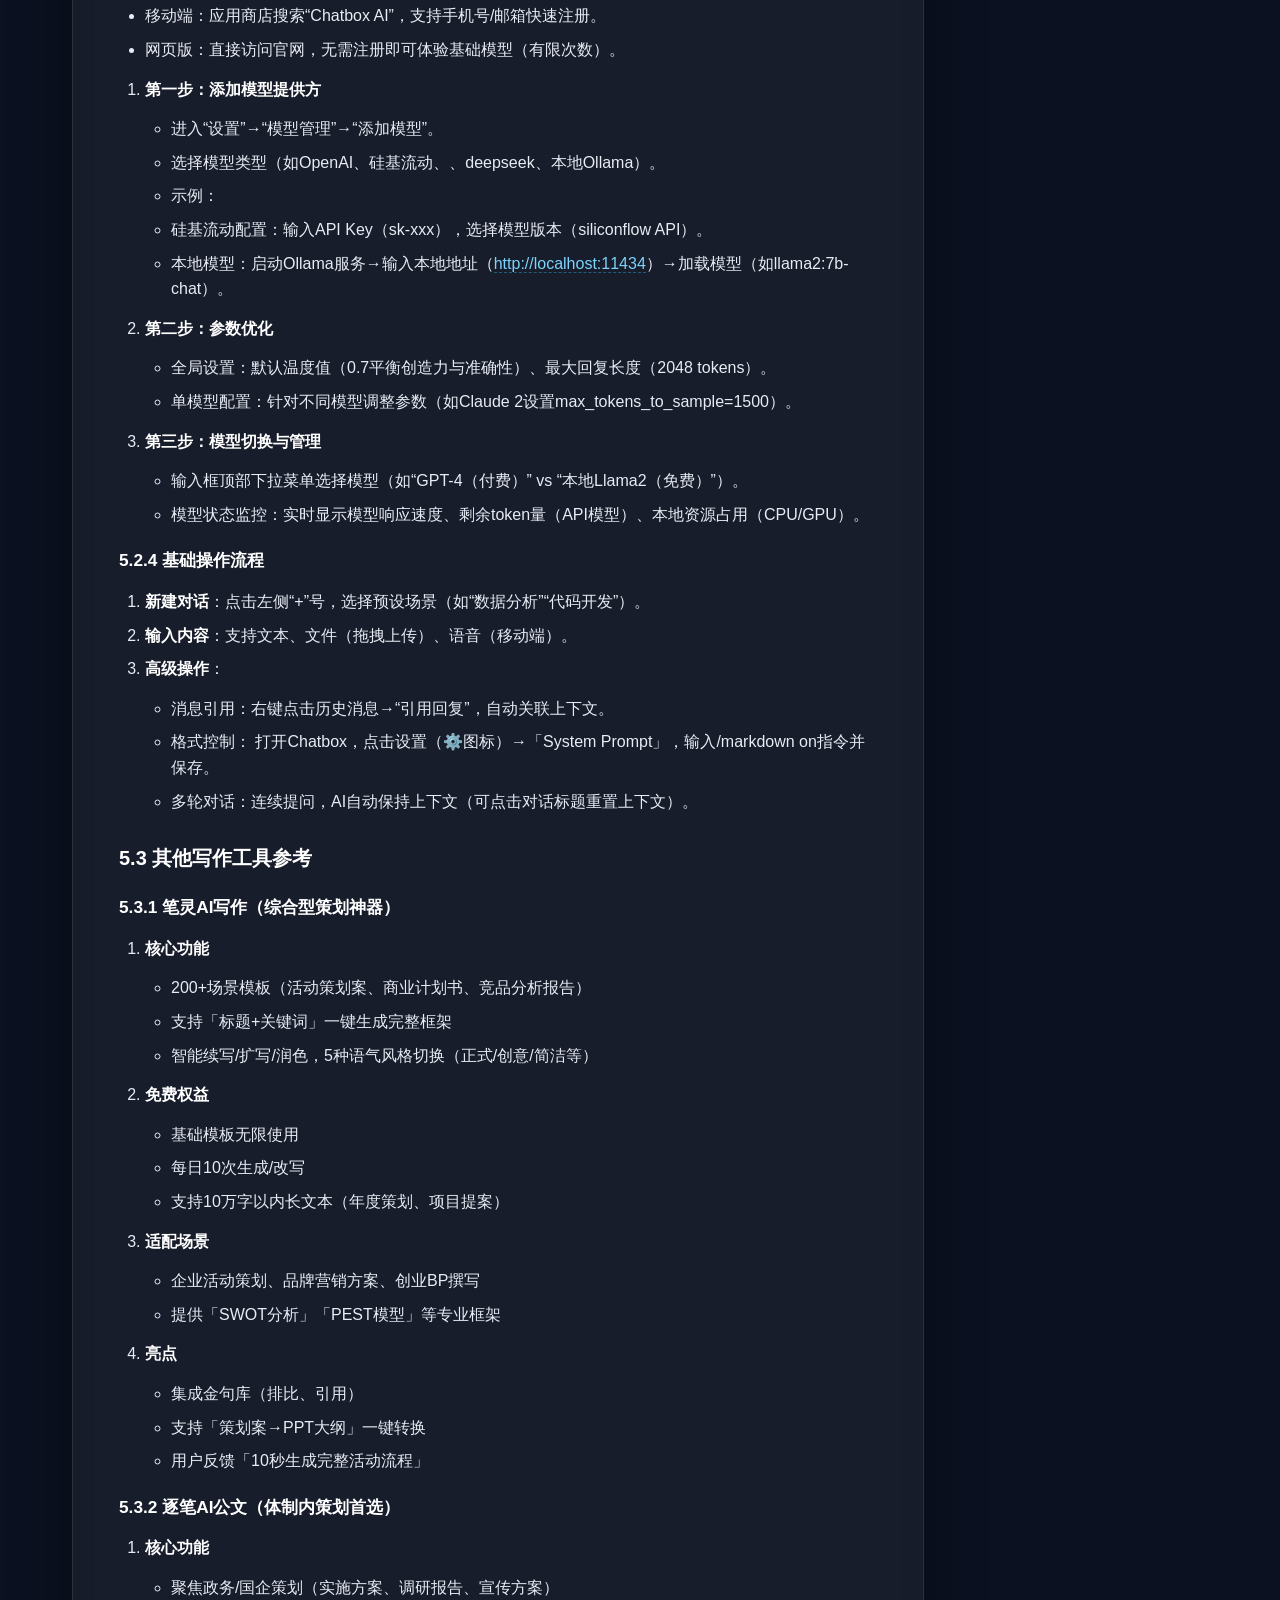
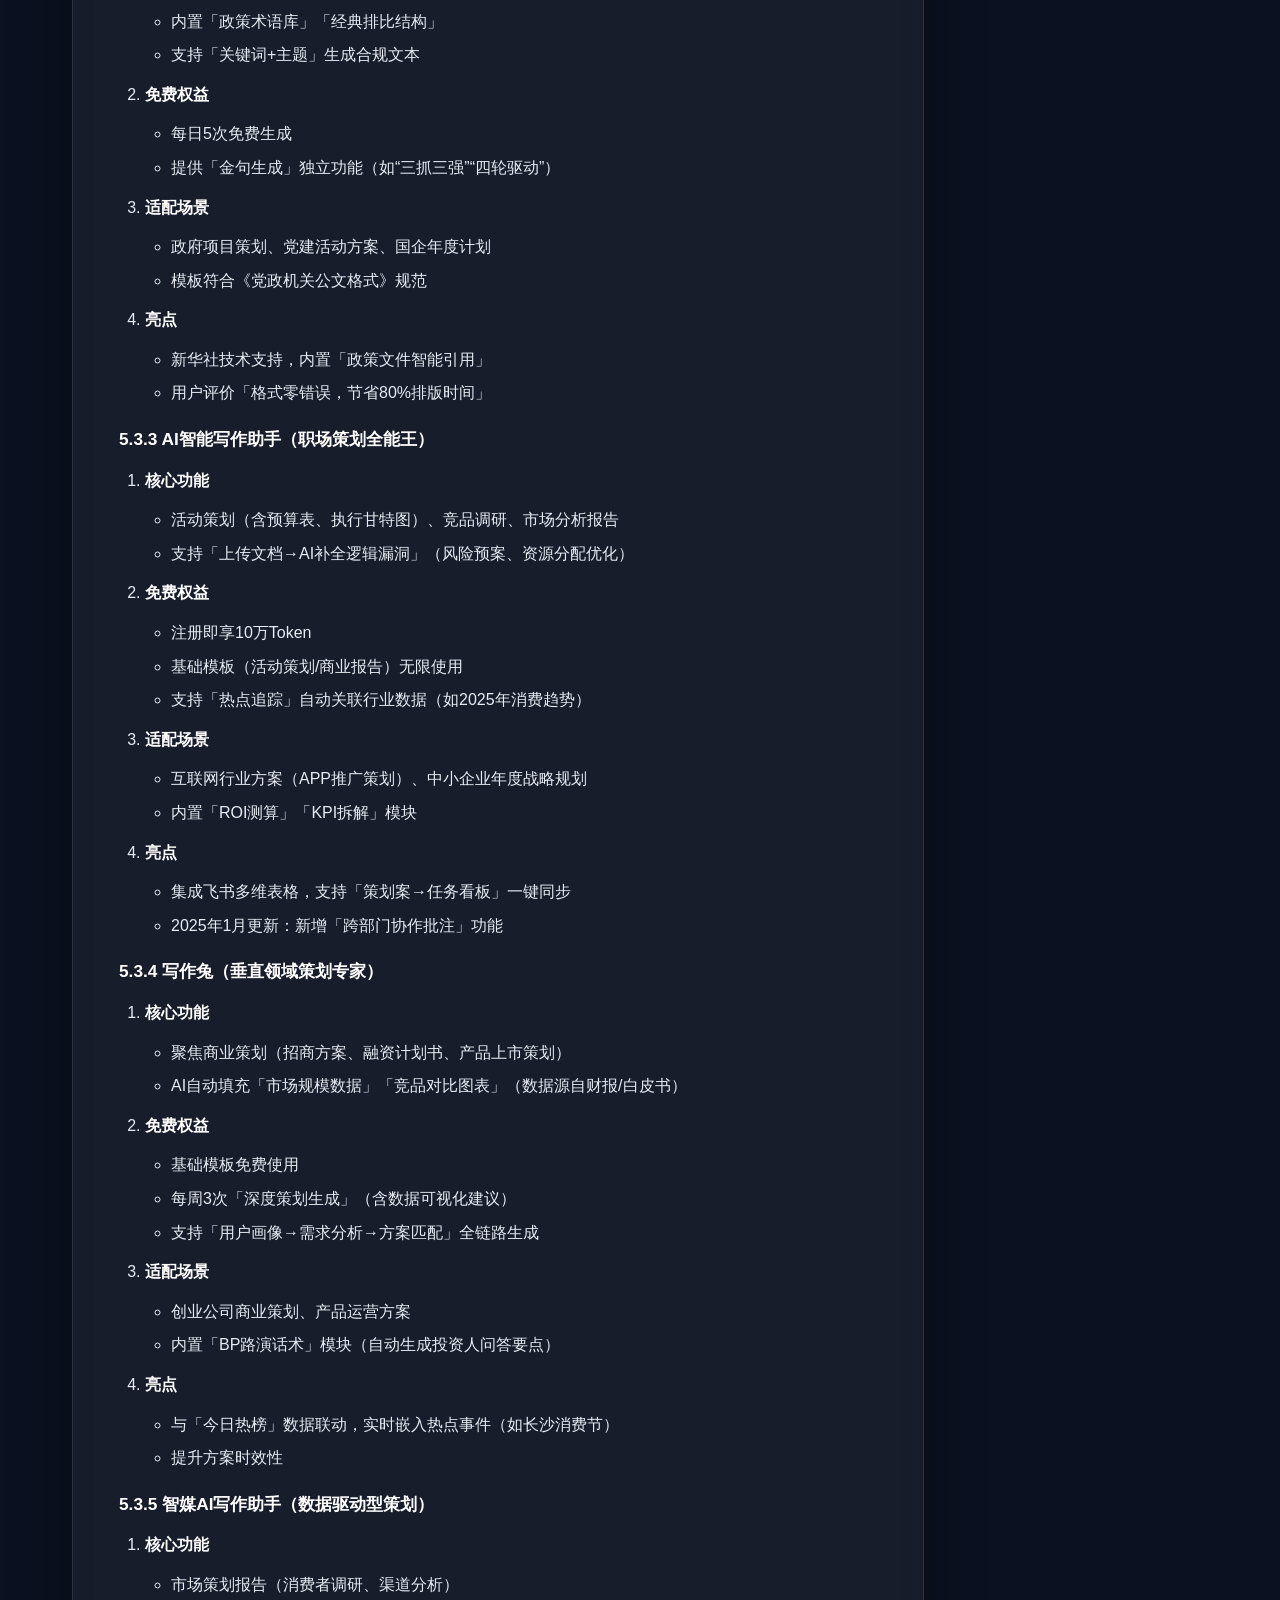
<file: sections/ai/ai-design/index.html>
<!DOCTYPE html>
<html lang="zh-CN">
<head>
<meta charset="utf-8">
<meta name="viewport" content="width=device-width, initial-scale=1.0">
<title>策划AI应用场景指南3</title>
<link href="https://fonts.googleapis.com/css2?family=Space+Mono:wght@700&family=Fira+Code&family=Roboto:wght@400;500&display=swap" rel="stylesheet">
<style>
:root{
  --bg:#0b1120;
  --text:#e8ecf4;
  --muted:#9aa6bf;
  --card-bg:rgba(255,255,255,0.05);
  --card-border:rgba(255,255,255,0.09);
  --accent1:#818cf8;
  --accent2:#38bdf8;
  --accent3:#34d399;
}
*{margin:0;padding:0;box-sizing:border-box;}
html{scroll-behavior:smooth;}
body{
  font-family:-apple-system,BlinkMacSystemFont,'Segoe UI','PingFang SC','Hiragino Sans GB','Microsoft YaHei',sans-serif;
  color:var(--text);
  min-height:100vh;
  line-height:1.85;
  background:
    radial-gradient(1200px 600px at 12% -8%, rgba(56,189,248,0.12), transparent 60%),
    radial-gradient(1000px 520px at 100% 0%, rgba(129,140,248,0.14), transparent 55%),
    radial-gradient(900px 500px at 50% 120%, rgba(52,211,153,0.10), transparent 60%),
    var(--bg);
  background-attachment:fixed;
}
.layout{max-width:1180px;margin:0 auto;padding:40px 22px 80px;display:flex;gap:34px;align-items:flex-start;}
.doc{
  flex:1 1 auto;min-width:0;
  background:var(--card-bg);
  border:1px solid var(--card-border);
  border-radius:18px;
  padding:42px 46px;
  backdrop-filter:blur(12px);
  box-shadow:0 20px 60px rgba(0,0,0,0.35);
  animation:fadeInUp .8s ease-out both;
}
.doc h1{
  font-size:2.4rem;font-weight:800;letter-spacing:1px;line-height:1.3;
  background:linear-gradient(135deg,#818cf8 0%,#38bdf8 45%,#34d399 100%);
  -webkit-background-clip:text;background-clip:text;-webkit-text-fill-color:transparent;
  margin-bottom:6px;
}
.doc .subtitle{color:var(--muted);font-size:1.05rem;margin-bottom:26px;}
.doc h2{
  font-size:1.6rem;font-weight:700;margin:46px 0 16px;padding-left:14px;
  color:#fff;border-left:5px solid transparent;
  border-image:linear-gradient(180deg,var(--accent1),var(--accent2)) 1;
  scroll-margin-top:24px;
}
.doc h3{
  font-size:1.25rem;font-weight:600;margin:28px 0 12px;color:var(--accent2);
  scroll-margin-top:24px;
}
.doc h4{font-size:1.08rem;font-weight:600;margin:20px 0 10px;color:var(--accent3);scroll-margin-top:24px;}
.doc p{margin:14px 0;color:#d7deec;}
.doc ul,.doc ol{margin:14px 0 14px 26px;}
.doc li{margin:8px 0;color:#d7deec;}
.doc a{color:var(--accent2);text-decoration:none;border-bottom:1px dashed rgba(56,189,248,0.4);transition:.2s;}
.doc a:hover{color:#7dd3fc;border-bottom-color:#7dd3fc;}
.doc strong{color:#fff;font-weight:700;}
.doc hr{border:none;border-top:1px solid var(--card-border);margin:34px 0;}
.doc blockquote{
  margin:18px 0;padding:14px 20px;border-left:4px solid var(--accent3);
  background:rgba(52,211,153,0.07);border-radius:0 12px 12px 0;color:#cdeede;
}
.doc code{
  font-family:'Fira Code','Roboto Mono',Consolas,monospace;font-size:.9em;
  background:rgba(129,140,248,0.16);color:#c7d2fe;padding:2px 7px;border-radius:6px;
}
.doc pre{
  background:rgba(2,6,23,0.6);border:1px solid var(--card-border);border-radius:12px;
  padding:18px 20px;overflow:auto;margin:18px 0;
}
.doc pre code{background:none;color:#cbd5e1;padding:0;}
.doc table{border-collapse:collapse;width:100%;margin:18px 0;font-size:.95rem;overflow:hidden;border-radius:12px;}
.doc th,.doc td{border:1px solid var(--card-border);padding:10px 14px;text-align:left;}
.doc th{background:rgba(129,140,248,0.14);color:#fff;font-weight:600;}
.doc td{color:#d7deec;}
.doc img{max-width:100%;border-radius:12px;margin:14px 0;}

.brand{
  display:inline-flex;align-items:center;gap:10px;font-size:.85rem;color:var(--muted);
  background:var(--card-bg);border:1px solid var(--card-border);
  padding:7px 14px;border-radius:999px;margin-bottom:22px;
}
.brand .dot{width:8px;height:8px;border-radius:50%;background:linear-gradient(135deg,var(--accent1),var(--accent3));}

.toc-side{
  flex:0 0 250px;position:sticky;top:28px;align-self:flex-start;
  background:var(--card-bg);border:1px solid var(--card-border);border-radius:16px;
  padding:20px 18px;backdrop-filter:blur(12px);max-height:calc(100vh - 56px);overflow:auto;
  animation:fadeInUp 1s ease-out both;
}
.toc-side .toc-title{
  font-size:.8rem;letter-spacing:2px;color:var(--muted);text-transform:uppercase;
  margin-bottom:14px;padding-bottom:10px;border-bottom:1px solid var(--card-border);
}
.toc-side ul{list-style:none;margin:0;padding:0;}
.toc-side>ul>li{margin:4px 0;}
.toc-side a{display:block;color:#c3cbe0;text-decoration:none;font-size:.92rem;padding:5px 10px;border-radius:8px;transition:.18s;border-left:2px solid transparent;}
.toc-side a:hover{background:rgba(129,140,248,0.14);color:#fff;border-left-color:var(--accent2);}
.toc-side ul ul{margin-left:8px;border-left:1px solid var(--card-border);}
.toc-side ul ul a{font-size:.85rem;color:var(--muted);}

.top-btn{
  position:fixed;right:26px;bottom:26px;width:46px;height:46px;border-radius:50%;
  border:1px solid var(--card-border);background:rgba(129,140,248,0.18);color:#fff;
  font-size:1.2rem;cursor:pointer;backdrop-filter:blur(8px);display:none;
  align-items:center;justify-content:center;transition:.2s;z-index:50;
}
.top-btn.show{display:flex;}
.top-btn:hover{background:rgba(56,189,248,0.3);}

@keyframes fadeInUp{from{opacity:0;transform:translateY(18px);}to{opacity:1;transform:none;}}
@media (max-width:920px){
  .layout{flex-direction:column;}
  .toc-side{display:none;}
  .doc{padding:30px 22px;}
}
</style>
<link rel="stylesheet" href="../../../assets/theme.css">
    <link rel="stylesheet" href="../../../assets/force-dark.css">
    <link rel="stylesheet" href="../../../assets/site.css">
</head>
<body>
<div class="layout">
  <main class="doc">
    <span class="brand"><span class="dot"></span>AI 策划设计工具指南 · 本地版</span>

    
    
      <div class="cyber-container  ">
      
<h1 style="text-align:center">AI工具在策划设计工作的应用指南 </h1>

<h2 id="第一章-ai技术在策划设计领域的应用转型">第一章、AI技术在策划设计领域的应用转型 </h2>
<p>当前设计行业正迎来继"扔掉画板"实现数字化后的第二次产业革命。与30年前从手绘转向CAD的变革同样深刻，如今基于人工智能生成内容（Artificial Intelligence Generative Content）构建的智能综合应用，包括OpenAI研发的GPT-4.5、Anthropic研发Claude、google研发的Gemini，以及国内各大主流大厂，如腾讯、百度、字节跳动等基于自研大模型平台的综合性应用，特别是基于开源大模型deepseek的广泛应用，智能体和工作流，可以像搭建积木一样构建各行各业的专属AI工具。<br>
行业的AI应用从实验性探索转向规模化落地阶段。经过对国内外主流大模型和AI工具的深度实测，结合工作中使用的经验，我们提炼出策划咨询报告的高效生成逻辑，构建出利用AI工具辅助编写策划咨询文案的路径，并在实际工作中得到检验。本指南旨拟为策划部门人员提供清晰的、简便的AI工具应用方法，帮助实现工作效能的实质性提升。</p>
<h3 id="11-行业工作模式革新">1.1. 行业工作模式革新 </h3>
<p>行业策划咨询工作涵盖政策法规研究（含政策分析、行业趋势研判、法律法规解读）、区域规划适配（包括本地规划衔接与现状资源分析）、专业方案设计（涉及行业细分定位、空间形态规划、用地策略制定）、实施体系构建（含合作建设模式、投融资运营机制）等多元维度，具有跨领域集成、多专业协同的复合型特点。<br>
传统工作模式中，专业人员需耗费大量精力处理基础事务：政策信息获取依赖人工检索多个政务平台，方案文本编制存在高频次模板化重复，且项目周期压缩加剧时效压力。当前工作流程正通过AI技术实现系统性升级——智能检索系统自动抓取并分类政策产业数据，生成式AI辅助完成技术文档基础内容撰写，合规校验算法实时检测方案与规范的匹配度。这种人机协同模式显著提升基础事务处理效率，使专业人员得以聚焦方案创新度提升与决策精准度优化。</p>
<h3 id="12-策划咨询工作利用ai核心痛点">1.2. 策划咨询工作利用Ai核心痛点 </h3>
<p>当前从业人员在AI工具应用中面临典型问题：</p>
<ul>
<li>工具适配困境：市场现有AI工具数量庞大（超200种），但缺乏统一的筛选标准与业务适配逻辑，从业者常陷入盲目试错；加之部分工具功能尚不成熟、输出稳定性不足，实际落地效果与预期存在显著落差，进一步加剧决策成本。</li>
<li>协作链路断裂：单点工具割裂应用导致工作流断裂，跨工具数据孤岛现象普遍，而策划工作需融合多领域知识的特点又迫使从业者高频切换不兼容的工具平台，形成“工具越多，效率反降”的悖论。</li>
<li>技能迭代滞后：从基础操作到高阶协同缺乏系统性能力培养机制，导致工具深层价值难以释放；同时，从业者易受固有技术路径依赖束缚，对新兴工具存在认知抵触，学习意愿与AI工具快速迭代的客观需求脱节。</li>
</ul>
<h3 id="13-ai工具的核心价值">1.3. AI工具的核心价值 </h3>
<p>AI工具通过重构策划设计工作范式，在四个维度实现系统性价值升级：</p>
<ul>
<li>效率突破：智能检索系统替代人工跨平台政策信息采集，生成式AI辅助完成技术文档框架搭建与基础内容输出，显著缩短政策研究与文本编制周期，缓解高强度时效压力。</li>
<li>质量跃迁：基于大模型知识库的交叉验证能力与合规校验算法，提升技术文档的合规严谨性，降低方案逻辑漏洞与后期返工风险。</li>
<li>成本优化：AI绘图工具简化效果图制作流程，会议语音转录及纪要结构化整理实现自动化，减少低附加值环节的人力资源消耗。</li>
<li>知识沉淀：构建智能知识库与标准化文件管理体系，支持跨期项目经验复用与策划方法论的持续迭代。</li>
</ul>
<p>通过人机协同模式，AI工具将重复性事务性工作转化为标准化流程，使专业人员聚焦于区域资源深度解析、空间形态创新推演及实施模式动态适配等高价值决策，推动行业服务从经验驱动向智慧驱动转型。</p>
<h3 id="14-适用对象与使用场景">1.4. 适用对象与使用场景 </h3>
<p>本指南面向城市规划、建筑设计及工程咨询领域的专业团队，重点聚焦三类核心业务场景：</p>
<ul>
<li>前期策划：支持政策法规智能匹配度分析、竞品案例动态筛查及区域资源数字化建模等基础研究。</li>
<li>方案设计：赋能多维度方案智能比选、技术规范自动化校验及空间形态参数化推演。</li>
<li>成果输出：实现技术文档结构化生成、可视化成果智能渲染及多格式文件协同输出。</li>
</ul>
<p>同时适用于以研究报告编制、政策解读汇编为核心的文本密集型设计工作，助力跨专业团队构建标准化协作流程。</p>
<h3 id="15-ai工具使用中应注意的问题">1.5. Ai工具使用中应注意的问题 </h3>
<ul>
<li>人机协同优先：AI无法替代专业经验与领域知识，需以人的决策判断为核心，避免陷入“全自动替代人力”的误区。</li>
<li>问题驱动范式：输出质量取决于输入问题的专业性与精准度，需通过系统性思维重构提出结构化问题，而非依赖简单指令获取深度结果。</li>
<li>经验基石作用：工具效能受限于使用者的专业积累，需结合行业知识对AI输出内容进行逻辑校验与场景适配修正。</li>
<li>思维升维挑战：从“被动执行”转向“精准提问”，需掌握跨学科知识框架构建能力，以专业视角引导AI生成创新解决方案。</li>
<li>动态迭代意识：AI技术处于高速进化周期，需保持工具敏感度，定期评估新工具对现有工作流的优化潜力，避免技术路径固化。</li>
</ul>
<p>通过平衡工具赋能与专业主导，将AI定位为“增强智能”而非“替代方案”，方能实现人机协同的价值最大化。</p>
<h2 id="第二章-常用大模型及ai工具简介">第二章、常用大模型及AI工具简介 </h2>
<h3 id="21-国外主流模型">2.1 国外主流模型 </h3>
<ol>
<li>GPT-4.5（OpenAI | 闭源）</li>
</ol>
<ul>
<li>特点：多模态能力行业标杆，支持文本、图像、代码的联合推理</li>
<li>核心能力：复杂逻辑推演、创意内容生成、跨语言技术文档解析</li>
<li>应用场景：科研论文辅助、跨领域方案设计、多语言翻译系统</li>
<li>国内可用性：需通过特定接口调用，无官方境内服务</li>
</ul>
<ol start="2">
<li>Claude（Anthropic | 闭源）</li>
</ol>
<ul>
<li>特点：安全对齐技术领先，上下文窗口扩展至百万级token</li>
<li>核心能力：长文本摘要生成、法律合同审查、多轮策略对话</li>
<li>应用场景：法律文书自动化、政策分析、企业战略推演</li>
<li>国内可用性：未开放境内注册，需合规代理访问</li>
</ul>
<ol start="3">
<li>Gemini（Google | 闭源）</li>
</ol>
<ul>
<li>特点：搜索引擎实时数据赋能，多语言响应速度行业领先</li>
<li>核心能力：时效性信息整合、跨语言商务沟通、知识图谱构建</li>
<li>应用场景：市场趋势分析、跨文化商务谈判、动态知识库维护</li>
<li>国内可用性：部分功能受地域限制</li>
</ul>
<ol start="4">
<li>LLaMA系列（Meta | 开源）</li>
</ol>
<ul>
<li>特点：开源生态最活跃的基座模型，支持商业化二次开发</li>
<li>核心能力：垂直领域模型定制、私有化部署、学术研究</li>
<li>应用场景：教育行业知识库构建、医疗诊断辅助系统开发</li>
<li>国内可用性：可通过HuggingFace等平台获取，需自主部署</li>
</ul>
<h3 id="22-国内主流模型">2.2 国内主流模型 </h3>
<ol>
<li>文心一言（百度 | 闭源）</li>
</ol>
<ul>
<li>特点：中文语义理解深度优化，企业知识库对接能力突出</li>
<li>核心能力：营销文案生成、行业报告结构化输出、智能客服</li>
<li>应用场景：广告创意生产、政务文件自动化撰写、企业知识管理</li>
<li>可用性：全功能境内服务，提供API与SaaS化解决方案</li>
</ul>
<ol start="2">
<li>DeepSeek（深度求索 | 闭源）</li>
</ol>
<ul>
<li>特点：数学推理与代码生成能力领先，支持复杂任务拆解</li>
<li>核心能力：科研数据分析、算法原型开发、教育解题辅助</li>
<li>应用场景：金融量化模型构建、工程仿真代码生成、教育智能题库</li>
<li>可用性：开放企业级API，支持私有化部署</li>
</ul>
<ol start="3">
<li>通义千问（阿里云 | 闭源）</li>
</ol>
<ul>
<li>特点：云计算基础设施深度整合，多模态生成效率突出</li>
<li>核心能力：电商场景智能运营、设计素材批量生产、BI看板自动化</li>
<li>应用场景：电商商品描述生成、工业设计图纸优化、商业智能分析</li>
<li>可用性：云市场直接集成，支持行业解决方案定制</li>
</ul>
<ol start="4">
<li>ChatGLM（智谱AI | 开源）</li>
</ol>
<ul>
<li>特点：中英双语均衡性最佳，模型参数量级灵活可选</li>
<li>核心能力：跨语言商务沟通、本地知识库问答、轻量化部署</li>
<li>应用场景：外贸合同翻译、企业内部知识助手、边缘设备智能交互<br>
可用性：开源版本可免费商用，企业版支持定制训练</li>
</ul>
<ol start="5">
<li>字节跳动系模型<br>
豆包（闭源 | 多模态+推理模型）</li>
</ol>
<ul>
<li>特点：基于海量短视频数据训练，跨模态对齐能力突出</li>
<li>核心能力：
<ul>
<li>视频内容语义解析与摘要生成</li>
<li>多模态广告创意自动生成</li>
<li>跨媒体版权合规性审查</li>
</ul>
</li>
<li>应用场景：短视频脚本创作、直播话术优化、UGC内容智能审核</li>
<li>可用性：通过火山引擎企业云服务开放API调用</li>
</ul>
<ol start="6">
<li>火山引擎大模型（闭源 | 多模态+推理模型）</li>
</ol>
<ul>
<li>特点：云端-边缘端协同架构，支持超大规模分布式推理加速</li>
<li>核心能力：
<ul>
<li>实时交互式内容生成（200+token/秒）</li>
<li>多模态数据联合建模（文本+图像+点云）</li>
<li>复杂业务逻辑链式推演</li>
<li>应用场景：智慧城市物联网数据分析、工业质检报告生成、实时翻译直播系统</li>
<li>可用性：需企业资质认证，支持私有化部署</li>
</ul>
</li>
</ul>
<ol start="7">
<li>云雀（闭源 | 推理模型）</li>
</ol>
<ul>
<li>特点：聚焦垂直领域知识推理，支持动态知识图谱更新</li>
<li>核心能力：
<ul>
<li>行业政策法规链式解读</li>
<li>商业竞争情报关联分析</li>
<li>突发事件影响推演预警</li>
<li>应用场景：金融风险管控、医药研发决策支持、舆情动态推演</li>
<li>可用性：定向开放给战略合作伙伴</li>
</ul>
</li>
</ul>
<h3 id="23-大模型的选择与使用">2.3 大模型的选择与使用 </h3>
<ol>
<li>优先考虑可用性与合规性</li>
</ol>
<ul>
<li>国内限制：境外模型（如GPT、Claude）通常需通过代理或企业合规接口使用，对中文语义的理解能力有时不如中文大模型，但是技术创新和模型能力上有优势。</li>
<li>功能匹配：
<ul>
<li>通用文本：选集成化平台（如kimi+/豆包/通义/腾讯元宝等的app或桌面版/网页版，或者整合各大模型的应用端如chatbox），直接输入需求即可生成内容。</li>
<li>专业任务：科研用秘塔搜索/DeepSeek，代码开发用ChatGLM，短视频创作用火山引擎。<br>
多模态需求：文生图用即梦/星流等，长文本解析用kimi，视频解析用豆包。</li>
</ul>
</li>
</ul>
<ol>
<li>选择最适合的使用方式</li>
</ol>
<ul>
<li>零门槛工具：大部分模型提供网页端/APP直用（如百度“文心一言”、字节“豆包”），无需编程，适合日常问答、文案生成。</li>
<li>深度集成需求：企业用户可通过API调用（如阿里云、火山引擎平台）将模型接入自有系统，需技术团队配合。</li>
<li>开源模型本地部署：可以有效防止数据泄露，仅建议开发者使用（如deepseek/ChatGLM/ollama），需自行部署服务器并处理算力问题。</li>
</ul>
<ol>
<li>关键注意事项</li>
</ol>
<ul>
<li>数据安全：避免向境外模型输入敏感信息（客户数据、内部文件）。</li>
<li>内容审核：所有生成内容需人工复核，尤其法律、医疗等专业领域。</li>
<li>成本控制：
<ul>
<li>个人用户用免费额度即可（如文心一言每日30次）。</li>
<li>企业API调用按量计费，初期建议申请测试配额（如火山引擎提供1万次免费调用）。</li>
</ul>
</li>
</ul>
<h2 id="第三章-ai典型场景应用">第三章、AI典型场景应用 </h2>
<h3 id="31-全流程工作场景">3.1 全流程工作场景 </h3>
<p>策划文案的写作流程涵盖六个关键阶段，选择合适的AI工具覆盖全场景应用。</p>
<ul>
<li>前期资料收集与研究：通过定向抓取政策文件与解析行业报告，构建专题知识库，为策划提供数据支撑。</li>
<li>大纲构建与文案写作：基于数据生成逻辑大纲框架并撰写结构化文档，确保内容专业性与格式标准化。</li>
<li>方案设计与效果展示：在规划方案生成、城市用地布局优化、三维效果图渲染及分析图制作中，通过AI工具实现智能推演与可视化表达。</li>
<li>成果排版与输出：对文本进行数据验证，确保内容真实合规，通过指令生成markdown格式文本导入word美化编辑，适配企业模板生成汇报方案并输出终稿及演示文件。</li>
<li>知识库构建：全周期沉淀项目过程资料、政策、案例与项目经验，形成可检索、关联的智能知识网络。</li>
<li>日常办公协同：自动化处理会议记录与待办事项，提升跨团队协作效率。</li>
</ul>
<h3 id="32-流程闭环逻辑">3.2 流程闭环逻辑 </h3>
<p>前期政策数据驱动大纲生成，结构化文案支撑方案设计，可视化成果经合规审查后输出，全流程知识沉淀反哺后续项目，办公协同工具保障执行效率，形成“数据采集→智能生产→风险管控→经验复用”的完整链路。</p>
<h2 id="第四章--前期资料收集与研究">第四章、 前期资料收集与研究 </h2>
<h3 id="41-工具与任务">4.1 工具与任务 </h3>
<p>前期资料收集与研究：通过定向抓取政策文件与解析行业报告，构建专题知识库，为策划提供数据支撑。</p>
<ul>
<li>使用秘塔AI搜索与研究工具抓取政策、行业、项目所在区域信息，用于识别政策走势，行业趋势和区域判断；</li>
<li>通过kimi+工具长文本解析能力，解读行业报告、相关案例等本地文件，也可对网页等内容解析总结，如提取产业数据生成结构化数据集，支撑经济模型搭建。</li>
<li>利用大模型分析整理资料的能力，将收集到的各类信息输入到大模型，继续生成中间成果和数据。</li>
<li>将收集整理完成的资料保存到知识库，作为最终文本的信息来源。</li>
</ul>
<h3 id="42-秘塔ai搜索">4.2 秘塔AI搜索 </h3>
<p>秘塔AI搜索是上海秘塔网络科技有限公司开发的AI搜索引擎，基于自研大语言模型MetaLLM，主打「无广告干扰+结构化结果+知识管理闭环」。支持全网、学术、文库多场景搜索，自动生成思维导图、大纲、时间轴，支持一键导出Word/PDF或生成PPT，覆盖学术研究、职场办公、内容创作等场景。</p>
<h4 id="421-核心功能速览">4.2.1 核心功能速览 </h4>
<table>
<thead>
<tr>
<th>功能模块</th>
<th>核心价值</th>
<th>适用场景</th>
</tr>
</thead>
<tbody>
<tr>
<td>智能搜索</td>
<td>自然语言提问，精准解析意图，支持时间筛选、文件类型过滤（如PDF）</td>
<td>日常问答、行业调研、学术查询</td>
</tr>
<tr>
<td>结构化结果</td>
<td>思维导图/大纲/时间轴表格，标注来源链接，支持一键导出</td>
<td>信息整理、报告撰写、PPT生成</td>
</tr>
<tr>
<td>专题功能</td>
<td>上传本地文件（PDF/DOCX等）创建专属知识库，定向搜索+智能问答</td>
<td>学术研究、项目管理、团队协作</td>
</tr>
<tr>
<td>书架功能</td>
<td>收藏书籍/文章/专题，分类管理+批量导出，支持离线查阅</td>
<td>个人学习、资料归档</td>
</tr>
<tr>
<td>学术模式</td>
<td>聚焦期刊/论文，结构化展示摘要、参考文献，支持中英数据库配置</td>
<td>论文写作、科研立项</td>
</tr>
</tbody>
</table>
<h4 id="422-网页端pc平板">4.2.2 网页端（PC/平板） </h4>
<ol>
<li>
<p><strong>访问与设置</strong></p>
<ul>
<li>官网：<code>https://metaso.cn/</code>，推荐设为默认搜索引擎（Chrome设置：搜索引擎 &gt; 添加秘塔AI搜索，URL：<code>https://metaso.cn/?q=%s</code>）。</li>
<li>注册登录：微信/手机号登录，解锁导出、历史记录等高级功能。</li>
</ul>
</li>
<li>
<p><strong>搜索操作</strong></p>
<ul>
<li>输入问题：自然语言提问（如“Python处理Excel数据的最佳实践”）。</li>
<li>选择模式：</li>
<li>简洁模式：快速摘要（适合简单问题）。</li>
<li>深入模式：详细解析+关联信息（学习研究）。</li>
<li>研究模式：高精度验证+丰富来源（学术/行业报告）。</li>
<li>高级筛选：时间范围、文件类型、语言等（如“近一年的中文PDF文献”）。</li>
</ul>
</li>
<li>
<p><strong>结果处理</strong></p>
<ul>
<li>查看结构化内容：关键信息板块、思维导图、大纲。</li>
<li>追溯来源：点击段落末尾链接验证原文。</li>
<li>导出/生成：一键导出Word/PDF，或生成PPT（免费用户需手动复制整理）。</li>
</ul>
</li>
<li>
<p><strong>进阶功能</strong></p>
<ul>
<li>多轮对话：在结果页继续提问，AI结合上下文优化答案（如追问“推荐免费Python课程”）。</li>
<li>个性化设置：调整语言、主题色、信息源偏好（账户设置）。</li>
</ul>
</li>
</ol>
<h4 id="423-高级功能构建个人知识体系">4.2.3 高级功能：构建个人知识体系 </h4>
<ol>
<li>
<p><strong>专题功能：定制专属知识库</strong></p>
<ul>
<li><strong>创建专题</strong>：登录后左侧栏「专题」&gt; 新建专题（命名如“2024机器学习研究”）。</li>
<li><strong>添加内容</strong>：
<ul>
<li>上传本地文件（PDF/DOCX/PPTX）。</li>
<li>收藏搜索结果：在结果页点击“+”添加到专题。</li>
</ul>
</li>
<li><strong>定向搜索</strong>：搜索时切换至“专题”范围，AI仅基于专题内容回答（如“总结专题内论文的核心结论”）。</li>
<li><strong>协作分享</strong>：生成专题链接，支持多人编辑/查看（适合团队项目）。</li>
</ul>
</li>
<li>
<p><strong>书架功能：知识收藏与管理</strong></p>
<ul>
<li><strong>添加内容</strong>：搜索书籍/文章时点击“收藏”，分类保存（如“AI教程”“行业报告”）。</li>
<li><strong>管理书架</strong>：批量导出Word/PDF，离线查阅；删除/重命名分类。</li>
<li><strong>特色：文库搜索</strong>：输入书名，AI提供简介、推荐版本及多语言资源。</li>
</ul>
</li>
</ol>
<h4 id="424-实用技巧提升搜索效率">4.2.4 实用技巧：提升搜索效率 </h4>
<ol>
<li><strong>时间筛选</strong>：提问时指定时间范围（如“近一周广州天气”“2024年国庆档电影”）。</li>
<li><strong>资料搜集</strong>：明确文件类型（如“Java多线程面试题文件”“AI提示词文档”），秘塔自动搜索云盘资源（附提取码）。</li>
<li><strong>网站导航</strong>：直接搜索网站名称（如“知乎”“MBTI官网”），直达无广告官网。</li>
<li><strong>学术优化</strong>：配置中英数据库（学术模式&gt;设置），快速获取期刊论文摘要。</li>
<li><strong>多轮对话</strong>：逐步细化需求（例：①“推荐新手Python资源”→②“需要免费课程”→③“侧重实战项目”）。</li>
</ol>
<h4 id="425-注意事项与避坑指南">4.2.5 注意事项与避坑指南 </h4>
<ol>
<li><strong>信息验证</strong>：研究模式结果需交叉核对来源链接，避免单一信源偏差。</li>
<li><strong>搜索意图明确</strong>：模糊提问（如“怎么做PPT”）→细化（如“科技风PPT框架，含数据图表模板”）。</li>
<li><strong>免费额度</strong>：每日100次检索，复杂任务拆分执行（如分阶段生成报告）。</li>
<li><strong>格式限制</strong>：专题暂不支持图片/播客，上传文件建议PDF/DOCX。</li>
<li><strong>隐私安全</strong>：敏感文件建议本地处理，避免上传至公共专题。</li>
</ol>
<h4 id="426-场景实战30分钟生成行业报告">4.2.6 场景实战：30分钟生成行业报告 </h4>
<p><strong>目标</strong>：制作“湖南土地整治政策”PPT</p>
<ol>
<li><strong>搜索</strong>：输入“湖南土地整治政策与执行情况”，选择研究模式+学术范围。</li>
<li><strong>处理结果</strong>：
<ul>
<li>查看思维导图（政策沿革、主要时间、引用资料）、时间轴表格（事件+概述）。</li>
<li>导出Word/pdf草稿，标记来源文献。</li>
</ul>
</li>
<li><strong>优化</strong>：用“写作猫”润色文案，调整排版（免费用户手动操作）。</li>
</ol>
<h3 id="43-kimi">4.3 Kimi+ </h3>
<p>Kimi+ 是一款功能强大的 AI 助手，尤其擅长长文本解析、网页版直接生成 PPT、长思考以及联网搜索等功能。它内置多种实用工具，能够高效地辅助用户完成各类任务。</p>
<h4 id="431-核心功能速览">4.3.1 核心功能速览 </h4>
<table>
<thead>
<tr>
<th>功能模块</th>
<th>核心价值</th>
<th>适用场景</th>
</tr>
</thead>
<tbody>
<tr>
<td>长文本解析</td>
<td>深度处理长文本，提取关键信息，总结核心内容，支持多种文档格式</td>
<td>政策研究、项目报告、文献综述</td>
</tr>
<tr>
<td>网页生成PPT</td>
<td>网页端直接将内容生成结构化PPT，支持模板选择和个性化调整</td>
<td>演示准备、项目汇报、学术演讲</td>
</tr>
<tr>
<td>长思考对话</td>
<td>多轮对话深入探讨复杂问题，结合上下文持续优化答案，支持联网实时更新信息</td>
<td>城市规划、方案设计、战略研讨</td>
</tr>
<tr>
<td>联网搜索</td>
<td>实时获取最新网络信息，整合知识库，提供精准且时效性强的答案</td>
<td>行业动态、市场调研、趋势分析</td>
</tr>
</tbody>
</table>
<h4 id="432-各端独特功能">4.3.2 各端独特功能 </h4>
<ol>
<li>
<p><strong>APP端</strong></p>
<ul>
<li><strong>语音输入与输出</strong>：支持语音输入和输出功能，提供便捷的使用体验。用户可以通过语音指令让 Kimi+ 进行长文本解析、联网搜索等操作，并通过语音播报功能收听结果。</li>
<li><strong>移动办公</strong>：用户可以在手机或平板等移动设备上随时随地使用 Kimi+，方便在外出或没有电脑的情况下完成工作任务。</li>
</ul>
</li>
<li>
<p><strong>浏览器插件</strong></p>
<ul>
<li><strong>网页内容总结</strong>：用户在浏览网页时，可以通过 Kimi+ 的插件功能对网页内容进行总结，快速获取关键信息，节省阅读时间。</li>
<li><strong>划线提问</strong>：支持在网页内划线选取文字内容进行提问，Kimi+ 会根据选取的文本进行相关搜索和解答，方便用户在阅读过程中随时解决疑问。</li>
</ul>
</li>
<li>
<p><strong>网页端</strong></p>
<ul>
<li><strong>长文本解析</strong>：Kimi+ 支持多种格式的长文本输入，包括 pdf、doc、xlsx、ppt、txt 和图片等，最多可处理 50 个文件，每个文件大小可达 100MB。它能够深度处理这些长文本，提取关键信息并总结核心内容。例如，在分析一份城市交通规划报告时，它可以快速梳理出报告中的主要问题、解决方案以及预期效果，帮助用户节省大量阅读和整理时间。</li>
<li><strong>网页生成PPT</strong>：Kimi+ 与 AiPPT 合作推出了 PPT 助手功能，用户可以在网页版中通过两种方式生成 PPT。一是上传文档，一键转换为 PPT；二是输入指令，一键生成大纲和 PPT。生成的 PPT 支持模板选择和个性化调整，用户可以根据需要修改标题、文本内容，调整排版布局，添加图表、图片等元素，最后一键导出为 PPT 文件，方便团队内部讨论或对外展示。</li>
</ul>
</li>
</ol>
<h3 id="44-其他搜索ai工具">4.4 其他搜索AI工具 </h3>
<p>以下几款工具也具有搜索研究和长文本处理能力，可以选择使用。</p>
<h4 id="441--核心优势对比与场景推荐">4.4.1  核心优势对比与场景推荐 </h4>
<table>
<thead>
<tr>
<th>工具</th>
<th>搜索特色</th>
<th>长文本处理极限</th>
<th>典型应用</th>
</tr>
</thead>
<tbody>
<tr>
<td><strong>心流</strong></td>
<td>学术知识图谱 + 实时专业信源</td>
<td>长文本准确率 99%（论文 / 法律文书）</td>
<td>科研论文精读、跨文献知识推理</td>
</tr>
<tr>
<td><strong>天工 AI</strong></td>
<td>金融 / 学术双垂类深度优化 + 多模态搜索</td>
<td>500K 字 PDF 解析（含图表公式）</td>
<td>财报分析、学术论文拆解（附原文链接）</td>
</tr>
<tr>
<td><strong>腾讯元宝</strong></td>
<td>微信生态整合 + 千万字级处理</td>
<td>单文档 1000 万字 + 50 文件批量解析</td>
<td>海量资料汇总、多格式文件可视化分析</td>
</tr>
</tbody>
</table>
<h4 id="442-场景推荐">4.4.2 场景推荐 </h4>
<ol>
<li>
<p><strong>学术科研</strong></p>
<ul>
<li>心流（长文本准确率 + 知识推理）＞ 天工 AI（文献溯源 + 研究模式）。</li>
</ul>
</li>
<li>
<p><strong>金融投资</strong></p>
<ul>
<li>天工 AI（实时财报结构化分析）＞ 腾讯元宝（多文档数据对比）。</li>
</ul>
</li>
<li>
<p><strong>职场办公</strong></p>
<ul>
<li>腾讯元宝（大规模文本 + 多格式支持）＞ 天工 AI（跨文档对比）。</li>
</ul>
</li>
<li>
<p><strong>生态依赖</strong></p>
<ul>
<li>腾讯元宝（微信内无缝处理）＞ 心流（独立专业工具）。</li>
</ul>
</li>
</ol>
<h4 id="443-技术趋势总结">4.4.3 技术趋势总结 </h4>
<ol>
<li><strong>长文本处理</strong>
<ul>
<li>从 “单纯总结” 向 <strong>“结构化分析 + 多模态整合”</strong> 进化（如天工 AI 的 PDF 浮窗引用、元宝的图表生成）。</li>
</ul>
</li>
<li><strong>搜索能力</strong>
<ul>
<li>垂直领域深度优化（金融 / 学术）成为核心竞争力，<strong>实时性、信源权威性</strong>（如 arXiv 接入）是关键指标。</li>
</ul>
</li>
<li><strong>生态协同</strong>
<ul>
<li>微信（元宝）、学术数据库（天工）、知识图谱（心流）的差异化生态绑定，决定工具的场景适配广度。</li>
</ul>
</li>
</ol>
<p>通过精简工具链，策划小组可减少70%的低效人工操作，关键数据准确率提升至90%以上。建议优先试用秘塔AI搜索+Kimi+的免费组合，根据项目需求逐步升级。</p>
<h2 id="第五章-大纲构建与文案写作">第五章、大纲构建与文案写作 </h2>
<h3 id="51-工具与任务">5.1 工具与任务 </h3>
<p>基于数据生成逻辑大纲框架并撰写结构化文档，确保内容专业性与格式标准化。</p>
<ul>
<li>基于知识库输入，用基于DeepSeek-R1大模型的写作工具，生成三级逻辑大纲（如"氢能产业园可行性报告"章节树），明确技术参数与论证路径；目前各类大模型工具的应用均支持文本提纲的写作，推荐基于deepseek的chatbox工具。</li>
<li>对每一个章节用专业的写作工具，生成详细的技术内容（如"氢能产业园可行性报告"章节内容），确保内容专业性与格式标准化；主流的大模型应用平台均支持写作。</li>
<li>对生成的内容进行数据验证，确保内容真实合规。</li>
</ul>
<h3 id="52-基于deepseek-r1的chabox工具">5.2 基于DeepSeek-R1的chabox工具 </h3>
<h4 id="521-核心特点大模型聚合与全平台覆盖">5.2.1 核心特点：大模型聚合与全平台覆盖 </h4>
<ol>
<li>
<p><strong>多模型接入能力</strong></p>
<ul>
<li><strong>主流模型支持</strong>：无缝对接GPT-4/3.5、Claude 2、Google Gemini Pro、Anthropic Claude、Llama2（Ollama本地部署）、ChatGLM-6B等20+主流大模型。</li>
<li><strong>自定义扩展</strong>：支持企业/个人接入私有模型（如DeepSeek-R1、Grok 2.0），通过API/SDK灵活配置。</li>
<li><strong>模型动态管理</strong>：实时切换模型版本、调整参数（温度值、最大tokens），支持模型性能比价（成本/效果可视化）。</li>
</ul>
</li>
<li>
<p><strong>全终端适配</strong></p>
<ul>
<li><strong>桌面端</strong>：Windows/macOS/Linux原生客户端，支持本地模型离线运行（如Llama2），强化隐私计算。</li>
<li><strong>移动端</strong>：iOS/Android应用，集成语音输入、快捷指令（如“生成小红书文案”一键触发）。</li>
<li><strong>网页版</strong>：免安装即用，支持跨设备同步历史对话（需登录），适合临时场景。</li>
</ul>
</li>
</ol>
<h4 id="522-核心功能详解">5.2.2 核心功能详解 </h4>
<ol>
<li>
<p><strong>多模态交互引擎</strong></p>
<ul>
<li><strong>文件解析</strong>：支持PDF/Excel/PPT/代码文件（单文件≤50MB），AI自动提取结构化信息（如Excel生成趋势图表）。</li>
<li><strong>图像能力</strong>：DALL-E 3（需OpenAI权限）/本地模型生成图片，支持“图生文”分析（上传图片→AI描述内容）。</li>
<li><strong>代码助手</strong>：实时调试（Python/JavaScript等10+语言），支持代码块插入对话、语法检查、性能优化建议。</li>
</ul>
</li>
<li>
<p><strong>智能办公套件</strong></p>
<ul>
<li><strong>数据分析</strong>：Excel/CSV一键生成可视化报告（含统计图表、趋势总结）。</li>
<li><strong>文案工厂</strong>：预设模板（营销文案、邮件、报告大纲），支持自定义prompt模板库。</li>
<li><strong>学术工具</strong>：LaTeX公式渲染、文献综述生成，支持引用格式自动调整（APA/MLA）。</li>
</ul>
</li>
</ol>
<h4 id="523-使用方法从安装到模型配置">5.2.3 使用方法：从安装到模型配置 </h4>
<ul>
<li>桌面端：官网（chatboxai.app）选择对应系统（Windows/macOS/Linux），一键安装。</li>
<li>移动端：应用商店搜索“Chatbox AI”，支持手机号/邮箱快速注册。</li>
<li>网页版：直接访问官网，无需注册即可体验基础模型（有限次数）。</li>
</ul>
<ol>
<li>
<p><strong>第一步：添加模型提供方</strong></p>
<ul>
<li>进入“设置”→“模型管理”→“添加模型”。</li>
<li>选择模型类型（如OpenAI、硅基流动、、deepseek、本地Ollama）。</li>
<li>示例：</li>
<li>硅基流动配置：输入API Key（sk-xxx），选择模型版本（siliconflow API）。</li>
<li>本地模型：启动Ollama服务→输入本地地址（<a href="http://localhost:11434">http://localhost:11434</a>）→加载模型（如llama2:7b-chat）。</li>
</ul>
</li>
<li>
<p><strong>第二步：参数优化</strong></p>
<ul>
<li>全局设置：默认温度值（0.7平衡创造力与准确性）、最大回复长度（2048 tokens）。</li>
<li>单模型配置：针对不同模型调整参数（如Claude 2设置max_tokens_to_sample=1500）。</li>
</ul>
</li>
<li>
<p><strong>第三步：模型切换与管理</strong></p>
<ul>
<li>输入框顶部下拉菜单选择模型（如“GPT-4（付费）” vs “本地Llama2（免费）”）。</li>
<li>模型状态监控：实时显示模型响应速度、剩余token量（API模型）、本地资源占用（CPU/GPU）。</li>
</ul>
</li>
</ol>
<h4 id="524-基础操作流程">5.2.4 基础操作流程 </h4>
<ol>
<li><strong>新建对话</strong>：点击左侧“+”号，选择预设场景（如“数据分析”“代码开发”）。</li>
<li><strong>输入内容</strong>：支持文本、文件（拖拽上传）、语音（移动端）。</li>
<li><strong>高级操作</strong>：
<ul>
<li>消息引用：右键点击历史消息→“引用回复”，自动关联上下文。</li>
<li>格式控制： 打开Chatbox，点击设置（⚙️图标）→「System Prompt」，输入/markdown on指令并保存。</li>
<li>多轮对话：连续提问，AI自动保持上下文（可点击对话标题重置上下文）。</li>
</ul>
</li>
</ol>
<h3 id="53-其他写作工具参考">5.3 其他写作工具参考 </h3>
<h4 id="531-笔灵ai写作综合型策划神器">5.3.1 笔灵AI写作（综合型策划神器） </h4>
<ol>
<li>
<p><strong>核心功能</strong></p>
<ul>
<li>200+场景模板（活动策划案、商业计划书、竞品分析报告）</li>
<li>支持「标题+关键词」一键生成完整框架</li>
<li>智能续写/扩写/润色，5种语气风格切换（正式/创意/简洁等）</li>
</ul>
</li>
<li>
<p><strong>免费权益</strong></p>
<ul>
<li>基础模板无限使用</li>
<li>每日10次生成/改写</li>
<li>支持10万字以内长文本（年度策划、项目提案）</li>
</ul>
</li>
<li>
<p><strong>适配场景</strong></p>
<ul>
<li>企业活动策划、品牌营销方案、创业BP撰写</li>
<li>提供「SWOT分析」「PEST模型」等专业框架</li>
</ul>
</li>
<li>
<p><strong>亮点</strong></p>
<ul>
<li>集成金句库（排比、引用）</li>
<li>支持「策划案→PPT大纲」一键转换</li>
<li>用户反馈「10秒生成完整活动流程」</li>
</ul>
</li>
</ol>
<h4 id="532-逐笔ai公文体制内策划首选">5.3.2 逐笔AI公文（体制内策划首选） </h4>
<ol>
<li>
<p><strong>核心功能</strong></p>
<ul>
<li>聚焦政务/国企策划（实施方案、调研报告、宣传方案）</li>
<li>内置「政策术语库」「经典排比结构」</li>
<li>支持「关键词+主题」生成合规文本</li>
</ul>
</li>
<li>
<p><strong>免费权益</strong></p>
<ul>
<li>每日5次免费生成</li>
<li>提供「金句生成」独立功能（如“三抓三强”“四轮驱动”）</li>
</ul>
</li>
<li>
<p><strong>适配场景</strong></p>
<ul>
<li>政府项目策划、党建活动方案、国企年度计划</li>
<li>模板符合《党政机关公文格式》规范</li>
</ul>
</li>
<li>
<p><strong>亮点</strong></p>
<ul>
<li>新华社技术支持，内置「政策文件智能引用」</li>
<li>用户评价「格式零错误，节省80%排版时间」</li>
</ul>
</li>
</ol>
<h4 id="533-ai智能写作助手职场策划全能王">5.3.3 AI智能写作助手（职场策划全能王） </h4>
<ol>
<li>
<p><strong>核心功能</strong></p>
<ul>
<li>活动策划（含预算表、执行甘特图）、竞品调研、市场分析报告</li>
<li>支持「上传文档→AI补全逻辑漏洞」（风险预案、资源分配优化）</li>
</ul>
</li>
<li>
<p><strong>免费权益</strong></p>
<ul>
<li>注册即享10万Token</li>
<li>基础模板（活动策划/商业报告）无限使用</li>
<li>支持「热点追踪」自动关联行业数据（如2025年消费趋势）</li>
</ul>
</li>
<li>
<p><strong>适配场景</strong></p>
<ul>
<li>互联网行业方案（APP推广策划）、中小企业年度战略规划</li>
<li>内置「ROI测算」「KPI拆解」模块</li>
</ul>
</li>
<li>
<p><strong>亮点</strong></p>
<ul>
<li>集成飞书多维表格，支持「策划案→任务看板」一键同步</li>
<li>2025年1月更新：新增「跨部门协作批注」功能</li>
</ul>
</li>
</ol>
<h4 id="534-写作兔垂直领域策划专家">5.3.4 写作兔（垂直领域策划专家） </h4>
<ol>
<li>
<p><strong>核心功能</strong></p>
<ul>
<li>聚焦商业策划（招商方案、融资计划书、产品上市策划）</li>
<li>AI自动填充「市场规模数据」「竞品对比图表」（数据源自财报/白皮书）</li>
</ul>
</li>
<li>
<p><strong>免费权益</strong></p>
<ul>
<li>基础模板免费使用</li>
<li>每周3次「深度策划生成」（含数据可视化建议）</li>
<li>支持「用户画像→需求分析→方案匹配」全链路生成</li>
</ul>
</li>
<li>
<p><strong>适配场景</strong></p>
<ul>
<li>创业公司商业策划、产品运营方案</li>
<li>内置「BP路演话术」模块（自动生成投资人问答要点）</li>
</ul>
</li>
<li>
<p><strong>亮点</strong></p>
<ul>
<li>与「今日热榜」数据联动，实时嵌入热点事件（如长沙消费节）</li>
<li>提升方案时效性</li>
</ul>
</li>
</ol>
<h4 id="535-智媒ai写作助手数据驱动型策划">5.3.5 智媒AI写作助手（数据驱动型策划） </h4>
<ol>
<li>
<p><strong>核心功能</strong></p>
<ul>
<li>市场策划报告（消费者调研、渠道分析）</li>
<li>支持「关键词→热点关联」（如“长沙文旅策划”匹配橘子洲音乐节）</li>
<li>内置「传播效果预测」模型</li>
</ul>
</li>
<li>
<p><strong>免费权益</strong></p>
<ul>
<li>每日5次长文生成（5000字以内）</li>
<li>提供「SEO优化建议」</li>
<li>支持「多版本对比」（不同预算方案变体）</li>
</ul>
</li>
<li>
<p><strong>适配场景</strong></p>
<ul>
<li>文旅项目策划、新媒体营销方案</li>
<li>案例：输入“五一长沙活动”，1分钟生成含客流预测、应急预案的完整方案</li>
</ul>
</li>
<li>
<p><strong>亮点</strong></p>
<ul>
<li>集成「深言达意」词库，精准匹配专业术语（如“私域流量池搭建”）</li>
<li>支持「策划案→短视频脚本」跨形式转换</li>
</ul>
</li>
</ol>
<h4 id="536-工具对比与选择建议">5.3.6 工具对比与选择建议 </h4>
<table>
<thead>
<tr>
<th>工具</th>
<th>策划类型</th>
<th>免费权益限制</th>
<th>特色功能</th>
</tr>
</thead>
<tbody>
<tr>
<td>笔灵AI写作</td>
<td>全行业通用策划</td>
<td>每日10次生成</td>
<td>模板丰富，支持PPT大纲转换</td>
</tr>
<tr>
<td>逐笔AI公文</td>
<td>政务/国企策划</td>
<td>每日5次生成+金句库</td>
<td>政策合规，格式标准</td>
</tr>
<tr>
<td>AI智能助手</td>
<td>职场活动/商业策划</td>
<td>10万Token+热点追踪</td>
<td>飞书协作，数据可视化</td>
</tr>
<tr>
<td>写作兔</td>
<td>商业/创业策划</td>
<td>每周3次深度生成</td>
<td>BP路演支持，行业数据嵌入</td>
</tr>
<tr>
<td>智媒AI</td>
<td>数据驱动型策划</td>
<td>每日5次长文生成</td>
<td>传播效果预测，跨形式内容转换</td>
</tr>
</tbody>
</table>
<h4 id="537-使用技巧">5.3.7 使用技巧 </h4>
<ul>
<li>复杂策划（城市级文旅项目）：「智媒AI→笔灵AI」组合（智媒生成数据框架→笔灵润色风格）</li>
<li>紧急需求（临时提案）：「AI智能助手」快速模板（标题+3关键词→3分钟出稿）</li>
<li>体制内场景：「逐笔AI→新华妙笔」组合（逐笔生成初稿→新华妙笔校对合规性，免费版限10篇/月）</li>
</ul>
<h4 id="538-注意事项">5.3.8 注意事项 </h4>
<ul>
<li>免费版含品牌水印，商用需升级（部分工具提供企业免费试用）</li>
<li>策划数据人工核验（如引用「长沙市2025年政府工作报告」建议交叉验证）</li>
<li>长文本分阶段生成（大纲→模块→整合），避免逻辑断裂（笔灵AI「大纲锁定」功能提升连贯性）</li>
</ul>
<h2 id="第六章-方案设计与效果展示">第六章、方案设计与效果展示 </h2>
<p>在规划方案生成、城市用地布局优化、三维效果图渲染及分析图制作中，通过AI工具实现智能推演与可视化表达。方案辅助生成类工具深度解析</p>
<pre class="language-text">【这部分内容比我预计的要难写多了，早年这方面的工具和应用还很多，这次找资料好多都无影无踪了，大模型的崛起，对于规划建筑设计行业的促进主要在语言分析上，这个行业的智能化工具本来就很难落地，还有很多原本能用的工具也退出市场了，而且也没有太多机构和人继续研究这些小工具了。】
</pre>
<h3 id="61-工具与任务">6.1 工具与任务 </h3>
<p>本阶段聚焦设计方案的快速生成与可视化表达，构建"AI辅助设计-模型验证-效果渲染"全流程工具链。核心任务包括：</p>
<ul>
<li><strong>智能设计工具</strong>：规划方案的快速生成、用地研究、强排方案等。输入用地红线与容积率参数，自动生成多版强排方案并输出经济技术指标，用于方案比选；</li>
<li><strong>文生图工具</strong>：将文本描述转化为风格化效果图，支持多方案迭代与公众展示需求。</li>
<li><strong>模型渲染工具</strong>：基于sketchup草图大师生成可控的模型，后期再用大模型生成效果图。</li>
</ul>
<h3 id="62-小库科技">6.2 小库科技 </h3>
<p>小库科技通过"AI云"与"设计云"双平台，构建覆盖建筑设计全生命周期的智能化工具链。</p>
<h4 id="621-ai云aigc泛建筑创享平台">6.2.1 AI云（AIGC泛建筑创享平台） </h4>
<p><strong>1. 灵感生成系统</strong></p>
<ul>
<li><strong>多模态输入</strong>：
<ul>
<li>文字描述生成建筑方案（如输入"现代主义商业综合体，临水景观，参数化立面"）</li>
<li>上传手绘草图/SU模型线稿进行图生图转化</li>
</ul>
</li>
<li><strong>场景适配</strong>：
<ul>
<li>城市设计：生成街区尺度鸟瞰图与流线分析</li>
<li>室内设计：毛坯房照片转效果图（支持风格切换）</li>
</ul>
</li>
<li><strong>2. 特色功能</strong>：
<ul>
<li>局部重绘：涂抹建筑立面区域更换材质（玻璃幕墙→红砖肌理）</li>
<li>风格融合：叠加"扎哈曲线"+"江南水乡"生成混合形态</li>
</ul>
</li>
</ul>
<p><strong>2. 模型训练工坊</strong></p>
<ul>
<li><strong>定制化训练</strong>：
<ul>
<li>上传20张岭南骑楼照片数据集</li>
<li>选择"建筑立面"训练类型</li>
<li>生成专属LoRA模型（训练耗时8分钟）</li>
</ul>
</li>
<li><strong>模型应用</strong>：
<ul>
<li>输入"现代商业街+骑楼元素"调用定制模型</li>
<li>调整权重参数控制传统与现代元素比例</li>
</ul>
</li>
</ul>
<p><strong>3. 创享社区生态</strong></p>
<ul>
<li><strong>案例库应用</strong>：
<ul>
<li>检索"AARG事务所作品集"获取参数化设计模板</li>
<li>点击"一键同款"生成相似风格方案</li>
</ul>
</li>
<li><strong>协作模式</strong>：
<ul>
<li>创建团队空间共享训练模型</li>
<li>对生成方案添加批注标签（如"需优化消防通道"）</li>
</ul>
</li>
</ul>
<p><strong>4. AI工具箱</strong></p>
<ul>
<li>日照模拟：上传总图CAD自动生成冬至日阴影分析</li>
<li>规范校验：实时检测方案与《民用建筑设计统一标准》冲突点</li>
<li>彩总生成：输入"中央水景+银杏行道树"生成PSD分层总平面图</li>
</ul>
<h4 id="622-设计云智能一体化设计平台">6.2.2 设计云（智能一体化设计平台） </h4>
<p><strong>1. 智能规划模块</strong></p>
<ul>
<li><strong>闪电草图</strong>：
<ul>
<li>导入2.3公顷用地CAD红线</li>
<li>设置容积率2.5、限高80米</li>
<li>生成6版体块方案（点板结合/围合式/行列式）</li>
</ul>
</li>
<li><strong>参数化推演</strong>：
<ul>
<li>滑动调节建筑密度（35%→50%）实时更新绿地率</li>
<li>对比不同朝向方案的日照达标率</li>
</ul>
</li>
<li><strong>经济测算</strong>：
<ul>
<li>输入当地建安成本（6500元/㎡）</li>
<li>自动计算货值利润最优解</li>
</ul>
</li>
</ul>
<p><strong>2. 智能单体设计</strong></p>
<ul>
<li><strong>户型生成</strong>：
<ul>
<li>输入需求：120㎡三房两卫，南北通透</li>
<li>选择"紧凑型改善"模板</li>
<li>生成3种户型平面+核心筒配置</li>
</ul>
</li>
<li><strong>立面优化</strong>：
<ul>
<li>智能匹配窗墙比（0.4-0.6）</li>
<li>材质库联动：替换铝板为陶土砖</li>
</ul>
</li>
</ul>
<ol start="3">
<li><strong>三维总图</strong>：</li>
</ol>
<ul>
<li>导入规划方案SU模型</li>
<li>标注景观轴线与视线通廊</li>
<li>生成带高程分析的可视化总图</li>
</ul>
<ol start="4">
<li><strong>交通模拟</strong>：</li>
</ol>
<ul>
<li>设置车行出入口位置</li>
<li>自动检测回车场尺寸合规性</li>
</ul>
<p><strong>5. 全流程数据贯通</strong></p>
<ul>
<li><strong>跨平台同步</strong>：
<ul>
<li>CAD插件实时更新设计云方案</li>
<li>移动端（KoolShare）查看VR漫游</li>
</ul>
</li>
<li><strong>成果输出</strong>：
<ul>
<li>一键导出Revit模型（含构件参数）</li>
<li>生成带技术指标的PPT汇报文件</li>
</ul>
</li>
</ul>
<h3 id="63-专业文生图工具">6.3 专业文生图工具 </h3>
<p>面向建筑规划领域的垂直类AI工具，在空间理解与专业术语支持方面表现突出。</p>
<h4 id="631-豆绘">6.3.1 豆绘 </h4>
<p><strong>1. 核心功能</strong>：</p>
<ul>
<li>支持总平图、鸟瞰图、街景视角的精准生成</li>
<li>内置《建筑设计资料集》关键词库</li>
<li>提供古典、现代、参数化等12种风格滤镜</li>
</ul>
<p><strong>2. 操作流程</strong>：</p>
<ol>
<li>输入提示词："现代主义商业综合体，玻璃幕墙+金属格栅，人视点街景，配行道树与广场人群"</li>
<li>选择"超写实渲染"模式与16:9横版构图</li>
<li>使用ControlNet插件上传SU模型线稿</li>
<li>调整去噪强度至0.6平衡细节与创意</li>
</ol>
<h4 id="632-建筑学长">6.3.2 建筑学长 </h4>
<p><strong>1. 特色功能</strong>：</p>
<ul>
<li>方案灵感库收录全球经典案例关键词模板</li>
<li>一键生成分析图（流线/功能/景观结构）</li>
<li>支持PSD分层文件导出</li>
</ul>
<p><strong>2. 进阶技巧</strong>：</p>
<ul>
<li>组合使用"参数化表皮#蜂窝结构#夜景灯光"生成建筑细部</li>
<li>输入"产业园总平图：孵化器+中试车间+景观轴线"获取规划结构</li>
<li>通过"种子值"锁定特定风格进行多方案迭代</li>
</ul>
<h3 id="64-其他文生图工具">6.4 其他文生图工具 </h3>
<p>通用型AI工具通过参数调优可满足专业需求，具有更高的自由度。</p>
<h4 id="641-stable-diffusion">6.4.1 Stable Diffusion </h4>
<p><strong>1. 建筑效果图控制方法</strong>：</p>
<ul>
<li><strong>模型选择</strong>：
<ul>
<li>基础模型：ArchitecturalRevit_v5（建筑专用微调模型）</li>
<li>搭配VAE：vae-ft-mse-840000-ema-pruned</li>
</ul>
</li>
<li><strong>提示词结构</strong>：<pre data-role="codeBlock" data-info="" class="language-text"><code>(地标级超高层写字楼:1.2), 玻璃幕墙+菱形钢结构,  
[黄金时段光照], 广角镜头, 城市天际线背景,  
〖专业摄影质感〗, 8K超清细节  
Negative prompt: 变形扭曲, 比例失调, 模糊  
</code></pre></li>
<li><strong>ControlNet应用</strong>：
<ul>
<li>上传SU导出的线稿图</li>
<li>启用"mlsd+scribble"双控制网</li>
<li>权重设置为0.8保持形态约束</li>
</ul>
</li>
</ul>
<h4 id="642--即梦ai">6.4.2  即梦AI </h4>
<ul>
<li>使用"草图转效果图"功能拍摄手绘方案</li>
<li>选择"参数化建筑"风格进行AI重绘</li>
<li>通过"材质替换"功能尝试不同幕墙方案</li>
<li>最终输出4K无水印渲染图</li>
</ul>
<h4 id="643-星流">6.4.3 星流 </h4>
<ul>
<li>输入"产业园鸟瞰图：研发楼+中央景观湖+光伏停车棚"</li>
<li>开启"绿色建筑"模式自动添加节能构造细节</li>
<li>使用"季节切换"功能快速生成春夏秋冬四季效果</li>
</ul>
<h3 id="65-结合sketchup的ai工作流">6.5 结合SketchUp的AI工作流 </h3>
<p>实现三维模型与AI渲染的高效联动，具体流程如下：</p>
<h4 id="651-模型预处理">6.5.1 模型预处理 </h4>
<ol>
<li><strong>组件规范</strong>：
<ul>
<li>建筑主体设为组件并命名（如"主楼_玻璃幕墙"）</li>
<li>删除无关细节保留主要体块</li>
</ul>
</li>
<li><strong>视图导出</strong>：
<ul>
<li>设置平行投影与标准人视高度</li>
<li>导出PNG线框图（分辨率不低于2000px）</li>
<li>同步输出深度图与法线图</li>
</ul>
</li>
</ol>
<h4 id="652-ai渲染增强">6.5.2 AI渲染增强 </h4>
<ol>
<li><strong>基础渲染</strong>：
<ul>
<li>将SU模型导入Enscape生成基底图</li>
<li>输出通道：材质ID/反射/阴影</li>
</ul>
</li>
<li><strong>风格迁移</strong>：
<ul>
<li>在Stable Diffusion加载基底图</li>
<li>输入提示词："极简主义商业建筑，哑光铝板+落地玻璃"</li>
<li>重绘幅度设置为0.35保留结构</li>
</ul>
</li>
<li><strong>后期合成</strong>：
<ul>
<li>在Photoshop中叠加AI生成材质</li>
<li>使用Neural Filters智能调整光影</li>
</ul>
</li>
</ol>
<h2 id="第七章-成果排版与输出">第七章、成果排版与输出 </h2>
<h3 id="71-任务与工具">7.1 任务与工具 </h3>
<p>成果排版与输出：对文本进行数据验证，确保内容真实合规，通过指令生成markdown格式文本导入word美化编辑，适配企业模板生成汇报方案并输出终稿及演示文件。</p>
<ul>
<li><strong>数据验证</strong>：确保生成内容的原始数据和信息源可信，通过工具交叉验证逻辑一致性。 秘塔AI搜索（来源追溯）、Kimi+（长文本逻辑校验）</li>
<li><strong>格式适配</strong>：按目标格式（Markdown/Word/PPT等）调整排版结构，满足交付标准。VS Code（Markdown编辑）、Pandoc（多格式互转）、</li>
<li><strong>效率优化</strong>：利用自动化工具缩短排版时间，减少重复性人工操作。 Word样式集、 AiPPT（PPT生成）</li>
</ul>
<h3 id="72-数据与信息验证">7.2 数据与信息验证 </h3>
<ol>
<li><strong>来源追溯</strong>
<ul>
<li>使用秘塔AI搜索的「来源链接」功能，逐段核对生成文本的原始出处。</li>
<li>示例：在政策分析中，点击秘塔结果页的文献链接，跳转至政府官网验证原文。</li>
</ul>
</li>
<li><strong>逻辑校验</strong>
<ul>
<li>通过Kimi+的「长思考对话」功能，输入待验证段落并要求AI模拟质疑，检测逻辑漏洞。</li>
<li>示例：提问“这段经济数据推论是否存在样本偏差？”，Kimi+将提示需补充区域对比数据。</li>
</ul>
</li>
<li><strong>多方信息源</strong>
<ul>
<li>deepseek对信息和数据类要求提供多方数据来源交叉验证</li>
</ul>
</li>
</ol>
<h3 id="73-markdown格式与转换">7.3 Markdown格式与转换 </h3>
<p>Markdown是一种轻量级标记语言，排版语法简洁，让人们更多地关注内容本身而非排版。它使用易读易写的纯文本格式编写文档，可与HTML混编，可导出 word、HTML、PDF <a href="http://xn--onq22jlzu6oojp2a.md">以及本身的.md</a> 格式的文件。为了更好地排版和编辑，我们需要将其转换为Word或PPT格式。因而，掌握Markdown的基本语法和转换工具链至关重要。</p>
<h4 id="731-基本语法">7.3.1 基本语法 </h4>
<ol>
<li><strong>标题</strong>：<code># 一级标题</code>、<code>## 二级标题</code>、<code>### 三级标题</code>...</li>
<li><strong>段落</strong>：段落之间空一行，段落内使用空格或制表符分隔。</li>
<li><strong>加粗</strong>：<code>**加粗文本**</code> 或 <code>__加粗文本__</code>。</li>
<li><strong>斜体</strong>：<code>*斜体文本*</code> 或 <code>_斜体文本_</code>。</li>
<li><strong>链接</strong>：<code>[链接文本](URL)</code>。</li>
<li><strong>图片</strong>：<code>![图片描述](图片URL)</code>。</li>
<li><strong>列表</strong>：
<ul>
<li>无序列表：使用<code>*</code>、<code>-</code>、<code>+</code>。</li>
<li>有序列表：使用数字和点号。</li>
</ul>
</li>
<li><strong>代码块</strong>：
<ul>
<li>单行代码：使用反引号（`）包裹。</li>
<li>代码块：使用三个反引号（```）包裹，可指定语言。</li>
</ul>
</li>
</ol>
<p><a href="https://markdown.com.cn/basic-syntax/">markdown教程</a></p>
<h4 id="732-格式转换工具链">7.3.2 格式转换工具链 </h4>
<ol>
<li><strong>工具直转</strong>
<ul>
<li><strong>VS Code + Pandoc</strong>：命令行执行 <code>pandoc input.md -o output.docx</code> 一键转换。</li>
<li><strong>Typora</strong>：支持实时预览，导出时选择「Word（含样式）」保留标题编号。</li>
</ul>
</li>
<li><strong>word插件</strong>
<ul>
<li>安装<strong>Pandoc</strong> 和 <strong>Writage</strong> 插件，直接在 Word 中打开 / 转换 MD 文件，保留标题、列表等格式。</li>
</ul>
</li>
<li><strong>在线转换</strong>
<ul>
<li>上传 MD 文件，选择目标格式（如 Word/PDF），转换后下载（例：易转换、Zamzar）。</li>
</ul>
</li>
</ol>
<h4 id="733-本地编辑工具">7.3.3 本地编辑工具 </h4>
<ol>
<li><strong>VS Code + Markdown插件</strong>
<ul>
<li><strong>Markdown Preview Enhanced</strong>：提供实时预览、大纲视图、任务列表等功能。</li>
<li><strong>Markdown All in One</strong>：支持一键转换多种格式，如HTML、PDF。</li>
</ul>
</li>
<li><strong>Typora</strong>
<ul>
<li>支持实时预览、大纲视图、任务列表等功能。</li>
<li>导出时选择「Word（含样式）」保留标题编号。</li>
<li>支持导入Markdown文件，一键转换为Word格式。</li>
</ul>
</li>
<li><strong>其他工具</strong>
<ul>
<li><strong>Notion</strong>：支持Markdown导入，支持自定义样式。</li>
<li><strong>语雀</strong>：支持Markdown导入，支持自定义样式 。</li>
<li>notepad+++、自带的记事本等均可。</li>
</ul>
</li>
</ol>
<h3 id="74-word快速排版技巧">7.4 Word快速排版技巧 </h3>
<h4 id="741-章节标题段落优化">7.4.1 章节/标题/段落优化 </h4>
<ol>
<li><strong>自动章节编号（标题样式+大纲）</strong>
<ul>
<li><strong>基础设置（一键生成层级）</strong>：</li>
<li><strong>标题1</strong>（<code>Ctrl+Alt+1</code>）：第1章、第2章（自动编号）。</li>
<li><strong>标题2</strong>（<code>Ctrl+Alt+2</code>）：1.1、1.2（嵌套编号）。</li>
<li><strong>标题3</strong>（<code>Ctrl+Alt+3</code>）：1.1.1（三级编号）。</li>
<li><em>操作</em>：点击「开始」→「段落」→「多级列表」→ 选「标题层级样式」（默认内置样式）。</li>
</ul>
</li>
</ol>
<ul>
<li><strong>自定义编号格式</strong>：
<ul>
<li>右键标题样式 →「修改」→「格式」→「编号」→ 自定义前缀（如「第1节」「附录A」）。</li>
</ul>
</li>
</ul>
<ol start="2">
<li><strong>段落格式秒统一</strong><br>
| 场景               | 快捷键/操作方法                          | 效果                     |<br>
|--------------------|------------------------------------------|--------------------------|<br>
| <strong>首行缩进</strong>       | 选段落 → <code>Ctrl+M</code>（增加缩进）/<code>Ctrl+Shift+M</code>（减少） | 首行缩进2字符（正文标准） |<br>
| <strong>行距调整</strong>       | <code>Ctrl+1</code>（单倍）/<code>Ctrl+2</code>（双倍）/<code>Ctrl+5</code>（1.5倍） | 快速统一行距             |<br>
| <strong>消除空行</strong>       | <code>Ctrl+H</code> → 查找 <code>^p^p</code> → 替换 <code>^p</code>（合并连续空行） | 段落间距整洁             |<br>
| <strong>对齐方式</strong>       | <code>Ctrl+L</code>（左对齐）/<code>Ctrl+E</code>（居中）/<code>Ctrl+R</code>（右对齐） | 标题居中+正文左对齐      |</li>
</ol>
<h4 id="742-标题美化与层级管理">7.4.2 标题美化与层级管理 </h4>
<ol>
<li>
<p><strong>样式套用（效率核心）</strong>：</p>
<ul>
<li>标题1：黑体/三号/居中/段前1行。</li>
<li>标题2：楷体/四号/左对齐/段前0.5行。</li>
<li><em>操作</em>：右键标题 →「样式」→「修改」→ 设字体、段落、编号（保存为模板）。</li>
</ul>
</li>
<li>
<p><strong>大纲视图（全局调整）</strong>：</p>
<ul>
<li><code>Ctrl+Alt+O</code> 打开大纲视图 → 拖动标题调整章节顺序。</li>
<li>点击「显示级别」→ 仅看标题1/2（快速检查结构）。</li>
</ul>
</li>
</ol>
<h4 id="743-一键优化流程5分钟搞定">7.4.3 一键优化流程（5分钟搞定） </h4>
<ol>
<li>
<p><strong>结构搭建</strong>：</p>
<ul>
<li>全选内容 → <code>Ctrl+Shift+N</code> 清除格式 → 按层级刷标题样式（标题1→标题2→标题3）。</li>
</ul>
</li>
<li>
<p><strong>格式统一</strong>：</p>
<ul>
<li>正文：<code>Ctrl+A</code> → 设为宋体/小四/1.5倍行距/首行缩进2字符。</li>
<li>标题：批量套用自定义样式（标题1加粗/标题2斜体等）。</li>
</ul>
</li>
<li>
<p><strong>编号检查</strong>：</p>
<ul>
<li>点击「多级列表」→「更新列表」→ 修复跳号（如1.1后直接1.3）。</li>
</ul>
</li>
<li>
<p><strong>终极检查</strong>：</p>
<ul>
<li>导航窗格：拖拽标题调整顺序 → 确保编号连续。</li>
<li>打印预览：查看分页（<code>Ctrl+Enter</code> 强制分页）→ 检查标题不跨页。</li>
</ul>
</li>
</ol>
<h4 id="744-高级技巧样式模板懒人必备">7.4.4 高级技巧：样式模板（懒人必备） </h4>
<ol>
<li>
<p><strong>创建模板</strong>：</p>
<ul>
<li>设计好标题（含编号）、正文、引用样式 →「文件」→「另存为」→ 模板（<code>.dotx</code>）。</li>
</ul>
</li>
<li>
<p><strong>套用模板</strong>：</p>
<ul>
<li>新建文档 →「更多模板」→ 选自定义模板 → 输入内容自动匹配格式。</li>
</ul>
<p><em>示例模板样式</em>：</p>
<ul>
<li>标题1：「第1章」黑体三号居中，段前1行。</li>
<li>标题2：「1.1 小节」楷体四号左对齐，段前0.5行。</li>
<li>正文：宋体小四，1.5倍行距，首行缩进2字符。</li>
</ul>
</li>
</ol>
<h4 id="745-排版对比示例">7.4.5 排版对比示例 </h4>
<table>
<thead>
<tr>
<th>优化前</th>
<th>优化后</th>
</tr>
</thead>
<tbody>
<tr>
<td>手动编号（1、1.1、A-1）</td>
<td>自动多级编号（1→1.1→1.1.1）</td>
</tr>
<tr>
<td>标题无样式（字体混杂）</td>
<td>标题1/2/3样式统一（黑体→楷体）</td>
</tr>
<tr>
<td>段落无缩进（顶格写）</td>
<td>首行缩进2字符（标准正文）</td>
</tr>
<tr>
<td>章节顺序混乱</td>
<td>大纲视图一键拖拽重组</td>
</tr>
</tbody>
</table>
<h4 id="746-黄金原则高效排版核心">7.4.6 黄金原则（高效排版核心） </h4>
<ol>
<li><strong>先结构后美化</strong>：先用标题样式（<code>Ctrl+Alt+1/2/3</code>）搭建层级，再统一格式。</li>
<li><strong>样式替代手动</strong>：修改标题1样式=全局更新所有标题1（包括编号、字体、段落）。</li>
<li><strong>善用导航窗格</strong>：实时查看章节结构，避免编号跳级（如1.1后无1.2直接2.0）。</li>
<li><strong>最后检查分页</strong>：标题不单独出现在页尾（段落设置→「与下段同页」）。</li>
</ol>
<p><strong>提示</strong>：复杂文档（如论文）建议启用「引用」→「目录」→ 自动生成目录（基于标题样式），编号修改后右键目录「更新域」即可同步。</p>
<h3 id="75-自动生成ppt">7.5 自动生成PPT </h3>
<h4 id="751-常用aippt工具对比">7.5.1 常用AIPPT工具对比 </h4>
<p>以下为六款主流AIPPT生成工具的核心功能对比（按推荐优先级排序）：</p>
<table>
<thead>
<tr>
<th>工具名称</th>
<th>大纲生成</th>
<th>大纲修改</th>
<th>页面调整</th>
<th>模板质量</th>
<th>样式自定义</th>
<th>图片生成</th>
</tr>
</thead>
<tbody>
<tr>
<td><strong>Kimi+</strong></td>
<td>支持</td>
<td>手动拖拽</td>
<td>分栏/比例</td>
<td>科技简约</td>
<td>基础配色</td>
<td>需上传</td>
</tr>
<tr>
<td><strong>百度AIPPT</strong></td>
<td>支持</td>
<td>智能优化</td>
<td>智能布局</td>
<td>商业/学术</td>
<td>字体/图表</td>
<td>AI生图</td>
</tr>
<tr>
<td><strong>秘塔AI助手</strong></td>
<td>支持</td>
<td>固定逻辑</td>
<td>图文比例</td>
<td>行业模板</td>
<td>配色方案</td>
<td>数据图表</td>
</tr>
<tr>
<td><strong>心流AI</strong></td>
<td>支持</td>
<td>知识延展</td>
<td>不可调整</td>
<td>知识图谱</td>
<td>仅备注</td>
<td>无</td>
</tr>
<tr>
<td><strong>秒出PPT</strong></td>
<td>支持</td>
<td>付费解锁</td>
<td>固定模块</td>
<td>高质感</td>
<td>企业级</td>
<td>需付费</td>
</tr>
<tr>
<td><strong>腾讯元宝</strong></td>
<td>半自动</td>
<td>协作批注</td>
<td>同步编辑</td>
<td>微信生态</td>
<td>基础调整</td>
<td>画匠生成</td>
</tr>
</tbody>
</table>
<h4 id="752-重点工具详解">7.5.2 重点工具详解 </h4>
<ol>
<li>
<p><strong>百度AIPPT</strong></p>
<ul>
<li><strong>核心优势</strong>：
<ul>
<li><strong>智能大纲重组</strong>：输入无序文本自动生成逻辑连贯的目录结构（如“新能源政策”→“背景-现状-趋势”三段式）</li>
<li><strong>AI生图集成</strong>：通过指令生成配图（如“科技感数据中心背景图”），支持修改生成参数（分辨率/风格）</li>
<li><strong>金融级模板</strong>：提供路演/财报/学术答辩等专业模板，内置动态数据图表组件</li>
</ul>
</li>
<li><strong>操作示例</strong>：<pre data-role="codeBlock" data-info="" class="language-text"><code>输入：“生成关于2024年人工智能伦理的PPT，需包含政策对比、技术风险、解决方案三部分”  
输出：自动匹配学术模板，插入欧盟/中美政策对比表格，生成风险关系拓扑图  
</code></pre></li>
</ul>
</li>
<li>
<p><strong>秒出PPT（付费工具）</strong></p>
<ul>
<li><strong>核心优势</strong>：
<ul>
<li><strong>10秒极速生成</strong>：上传Word/Markdown文件后一键输出高完成度PPT</li>
<li><strong>企业级模板库</strong>：500+版权模板（含麦肯锡/BCG风格），支持品牌VI植入（Logo/主色/字体）</li>
<li><strong>动画库</strong>：内置平滑过渡/数据浮现等高级动画，可直接导出视频格式</li>
</ul>
</li>
<li><strong>局限</strong>：
<ul>
<li>免费版仅支持3页PPT导出</li>
<li>图片生成依赖第三方版权库（需单独付费）</li>
</ul>
</li>
</ul>
</li>
<li>
<p><strong>Kimi+网页端</strong></p>
<ul>
<li><strong>差异化功能</strong>：
<ul>
<li><strong>长文本精准分页</strong>：100页技术文档自动提取核心论点生成分页大纲</li>
<li><strong>代码可视化</strong>：将Python/SQL代码片段转换为架构图或流程图（需安装代码插件）</li>
</ul>
</li>
</ul>
</li>
</ol>
<h4 id="753-操作流程优化以百度aippt为例">7.5.3 操作流程优化（以百度AIPPT为例） </h4>
<ol>
<li>
<p><strong>输入与生成</strong></p>
<ul>
<li><strong>结构化指令</strong>：<pre data-role="codeBlock" data-info="" class="language-text"><code>主题：智慧城市交通优化方案  
要求：  
1. 包含现状分析、技术路径、成本测算三部分  
2. 使用蓝色科技风模板  
3. 每页插入一张AI生成的交通场景配图  
</code></pre></li>
<li><strong>生成结果</strong>：
<ul>
<li>自动创建12页PPT框架，包含智能交通数据看板页</li>
<li>调用文心一格生成6张配图（分辨率1920×1080）</li>
</ul>
</li>
</ul>
</li>
<li>
<p><strong>二次优化</strong></p>
<ul>
<li><strong>大纲重组</strong>：在编辑界面右键选择“智能优化逻辑”，将“成本测算”调整至“技术路径”前</li>
<li><strong>数据联动</strong>：点击图表→“绑定Excel”，实现PPT内数据实时更新</li>
<li><strong>品牌适配</strong>：上传企业Logo，一键同步至所有页面的页眉页脚</li>
</ul>
</li>
<li>
<p><strong>导出与协作</strong></p>
<ul>
<li><strong>格式支持</strong>：PPTX/PDF/视频（含讲解配音）</li>
<li><strong>权限管理</strong>：生成分享链接，设置“仅查看”或“可评论”权限</li>
</ul>
</li>
</ol>
<h4 id="754-注意事项">7.5.4 注意事项 </h4>
<ol>
<li>
<p><strong>内容准确性</strong></p>
<ul>
<li>AI生成的政策数据/技术参数需人工复核（如秘塔AI搜索验证）</li>
<li>示例：某“碳排放计算”PPT中，AI误将“吨CO₂当量”简化为“吨”，需手动修正</li>
</ul>
</li>
<li>
<p><strong>版权风险</strong></p>
<ul>
<li>AI生成的图片/图表可能存在版权争议，商业用途建议替换为原创素材</li>
<li>规避方案：使用工具内置的正版图库（如百度AIPPT的“免版权生图”模式）</li>
</ul>
</li>
<li>
<p><strong>格式兼容性</strong></p>
<ul>
<li>部分AI工具导出的PPTX文件在低版本Office中可能出现排版错乱</li>
<li>应对策略：导出时勾选“兼容模式（97-2003）”或同步生成PDF备份</li>
</ul>
</li>
<li>
<p><strong>深度定制瓶颈</strong></p>
<ul>
<li>复杂动画（如粒子效果）、交互式组件（可点击数据看板）仍需手动制作</li>
<li>推荐组合：AI生成基础框架 + Keynote/PPT手工优化</li>
</ul>
</li>
<li>
<p><strong>工具选型建议</strong>：</p>
<ul>
<li><strong>效率优先</strong>：百度AIPPT（免费生图）+ 秒出PPT（付费极速导出）</li>
<li><strong>严谨场景</strong>：Kimi+（长文本处理）→ 人工优化 → 秘塔AI（数据图表生成）</li>
<li><strong>协作需求</strong>：腾讯元宝（微信生态无缝衔接）</li>
</ul>
</li>
</ol>
<h2 id="第八章-知识库类工具">第八章、知识库类工具 </h2>
<h3 id="81-任务与工具">8.1 任务与工具 </h3>
<p>知识库通过结构化整合、智能协作与动态更新，赋能项目全流程信息管理。可以有效解决信息孤岛、协作低效与知识资产流失问题 。</p>
<ul>
<li>
<p><strong>集中化信息管理</strong></p>
<ul>
<li>统一存储分散的文档、图纸、会议记录等多类型数据，消除信息孤岛</li>
<li>建立标准化分类体系，支持快速检索与版本历史追溯</li>
</ul>
</li>
<li>
<p><strong>协作效率提升</strong></p>
<ul>
<li>实现多角色协同标注、批注与权限分级管理</li>
<li>自动同步更新内容，减少重复沟通与版本混乱</li>
</ul>
</li>
<li>
<p><strong>知识深度挖掘</strong></p>
<ul>
<li>自动化识别政策法规冲突点及条款关联性</li>
<li>抽取非结构化数据中的关键参数，生成可视化知识图谱</li>
</ul>
</li>
</ul>
<h3 id="82-常用知识库工具对比">8.2 常用知识库工具对比 </h3>
<table>
<thead>
<tr>
<th>工具名称</th>
<th>部署模式</th>
<th>本地化部署</th>
<th>大模型支持</th>
<th>存储空间</th>
<th>核心功能特点</th>
</tr>
</thead>
<tbody>
<tr>
<td><strong>Cherry Studio</strong></td>
<td>混合云/私有化</td>
<td>✔️</td>
<td>自选模型</td>
<td>无上限</td>
<td>自动化数据清洗、多源格式兼容</td>
</tr>
<tr>
<td><strong>腾讯IMA</strong></td>
<td>SaaS+私有化</td>
<td>✔️</td>
<td>腾讯混元</td>
<td>团队100G</td>
<td>智能分类、协作标注、版本对比</td>
</tr>
<tr>
<td>钉钉智能知识库</td>
<td>纯云端</td>
<td>❌</td>
<td>达摩院模型</td>
<td>企业500G</td>
<td>聊天记录自动归档、RAG增强检索</td>
</tr>
<tr>
<td>语雀AI知识库</td>
<td>云端</td>
<td>❌</td>
<td>部分接入</td>
<td>个人50G</td>
<td>Markdown/脑图混编、多级权限管理</td>
</tr>
<tr>
<td>深言达义</td>
<td>API调用</td>
<td>❌</td>
<td>专用模型</td>
<td>按需计费</td>
<td>法律条款冲突检测、关系图谱生成</td>
</tr>
</tbody>
</table>
<h3 id="83-重点工具详解">8.3 重点工具详解 </h3>
<h4 id="831-cherry-studio">8.3.1 Cherry Studio </h4>
<ol>
<li><strong>多模态文档处理</strong>
<ul>
<li>支持PDF/DOCX/PPTX/XLSX/CAD等格式解析，自动提取结构化数据（如合同条款、建筑参数）</li>
<li>示例：上传扫描版政策文件，OCR识别后生成「关键条款对比表」</li>
</ul>
</li>
<li><strong>智能知识图谱</strong>
<ul>
<li>拖拽式关联多源数据（政策/案例/图纸），自动构建三维关系网络并预警冲突</li>
<li>应用场景：关联城市更新政策与历史项目数据，生成「合规性风险热力图」</li>
</ul>
</li>
<li><strong>团队协作中枢</strong>
<ul>
<li>支持多人实时标注批注，权限分级控制（查阅/编辑/导出），完整记录操作日志</li>
<li>内置版本对比工具，可视化显示文档差异并生成修订说明</li>
</ul>
</li>
<li><strong>私有化部署</strong></li>
</ol>
<ul>
<li>支持本地服务器部署，数据完全隔离，可对接OA/ERP系统</li>
<li>混合云架构：敏感数据本地处理，通用任务调用云端大模型</li>
</ul>
<ol start="5">
<li><strong>AI增强分析</strong></li>
</ol>
<ul>
<li>RAG增强检索：基于向量数据库实现语义搜索（准确率提升37%）</li>
<li>自动生成Mermaid流程图/架构图，支持一键插入文档</li>
</ul>
<h4 id="832-腾讯ima智能协作知识库">8.3.2 腾讯IMA（智能协作知识库） </h4>
<ol>
<li>
<p><strong>知识库管理</strong></p>
<ul>
<li>支持创建个人和共享知识库，支持PDF、Word、图片等13种文件格式，集成OCR技术提取图片文字，自动翻译外文文献。</li>
<li>提供标签分类、智能搜索、版本管理功能，支持从微信收藏夹、网页一键导入内容。</li>
</ul>
</li>
<li>
<p><strong>AI问答与搜索</strong></p>
<ul>
<li>结合微信公众号生态和全网信源检索，提供精准答案，支持“深度研究”模式和多轮对话。</li>
<li>防幻觉机制限制回答边界，确保答案基于知识库内容。</li>
</ul>
</li>
<li>
<p><strong>智能写作辅助</strong></p>
<ul>
<li>生成论文、文案、PPT大纲等模板，提供扩写、缩写、翻译功能，支持思维导图生成。</li>
<li>自动整理会议纪要、行业分析报告，提升文档处理效率。</li>
</ul>
</li>
<li>
<p><strong>协作与共享</strong></p>
<ul>
<li>共享知识库成员上限提升至100万，支持权限管理和多平台（Windows/Mac/小程序/App）同步访问，不占用个人云存储空间。</li>
<li>新增“知识库广场”，可发布和发现专业知识库（如法律知识库、班级知识库）。</li>
</ul>
</li>
<li>
<p><strong>笔记与多模态交互</strong></p>
<ul>
<li>随想随记，支持AI辅助生成内容，图文混合编辑。</li>
<li>跨端同步，支持Windows、Mac、微信小程序、移动端（Android/iOS）。</li>
</ul>
</li>
</ol>
<h2 id="第九章-其他常用工具软件">第九章、其他常用工具软件 </h2>
<h3 id="91--任务与工具">9.1  任务与工具 </h3>
<p>收集常用工具软件，比如现场踏勘常用工具、航拍常用工具、会议记录常用工具</p>
<ul>
<li>现场踏勘快速收集资料；用两步路app快速整理现场照片，轨迹；</li>
<li>航拍视频展示和快速共享；全景视频用720云VR快速分享；</li>
<li>会议记录、会议纪要、会议纪要分析、会议纪要总结、会议纪要润色。腾讯会议、钉钉会议、通义听悟快速整理录音。</li>
<li>其他陆续收集</li>
</ul>
<h3 id="92-现场踏勘工具">9.2 现场踏勘工具 </h3>
<p>快速收集地理信息、照片标注、轨迹记录与整理<br>
<strong>1. 常用工具</strong>：</p>
<ul>
<li>两步路（户外助手）：支持定点照片标注、轨迹录制、离线地图导航，兼容CAD图纸叠加查看</li>
<li>CAD快速看图：现场查看施工图纸，标记测量数据（距离/面积）</li>
<li>全能扫描王：纸质文件扫描存档，自动生成PDF并OCR识别</li>
<li>锤子便签：语音速记现场笔记，图文混排标注关键点</li>
</ul>
<p><strong>2. 两步路（户外助手）：现场踏勘全流程管理</strong></p>
<ul>
<li><strong>功能</strong>：
<ul>
<li>拍摄时自动叠加GPS坐标、时间水印</li>
<li>支持照片分类标注（如「隐患点」「地标建筑」）</li>
<li>批量导出带地理位置的KMZ文件（可导入GIS系统）</li>
<li>实时轨迹直播（共享给团队成员）</li>
<li>轨迹数据导出（KML/GPX格式），支持导入ArcGIS分析</li>
<li>离线地图下载：无网络环境下查看等高线、卫星影像</li>
</ul>
</li>
<li><strong>操作流程</strong>：
<ul>
<li>开启「轨迹录制」功能同步记录行动路径</li>
<li>到达目标点时使用「定点拍照」模式（自动绑定坐标）</li>
<li>后台批量整理：按时间/区域生成照片轨迹报告</li>
</ul>
</li>
</ul>
<h3 id="93-航拍与全景展示工具">9.3 航拍与全景展示工具 </h3>
<p>航拍素材编辑、全景视频分享、沉浸式场景展示</p>
<ul>
<li>720云VR：支持航拍视频转全景，嵌入热点标注（文字/链接），生成二维码快速分享</li>
<li>大疆智剪辑：移动端快速剪辑航拍片段，添加转场特效与背景音乐</li>
<li>Pano2VR：专业全景图制作工具，支持多场景漫游路径设计</li>
</ul>
<h3 id="94-会议记录工具">9.4 会议记录工具 </h3>
<p>语音转文字、纪要生成、智能分析与润色</p>
<ul>
<li>腾讯会议/钉钉会议：实时录音转写，自动生成会议纪要（含待办事项标注）</li>
<li>通义听悟：语音内容分析（情绪识别/关键词提取），一键生成结构化纪要（含总结建议）</li>
<li>飞书妙记：多端同步录音，智能分段（按发言人/主题），支持纪要导出为Word/脑图</li>
</ul>
<h4 id="941-腾讯会议智能纪要任务闭环">9.4.1 腾讯会议：智能纪要+任务闭环 </h4>
<ul>
<li>实时语音转写（准确率≥95%），自动区分发言人</li>
<li>纪要模板：含「待办事项」「决议事项」结构化模块</li>
<li>任务指派：@成员自动生成待办（同步至企业微信）</li>
</ul>
<h4 id="942-钉钉会议多端协同知识沉淀">9.4.2 钉钉会议：多端协同+知识沉淀 </h4>
<ul>
<li>边开会边编辑：支持多人在线修改纪要（类似在线文档）</li>
<li>智能摘要：自动提取「会议结论」「风险点」等模块</li>
<li>关联任务：纪要直接创建钉任务（支持甘特图视图）</li>
<li>数据统计：
<ul>
<li>生成「会议效率报告」（发言时长/高频词分析）</li>
<li>历史纪要检索：按「项目名称」「关键词」快速定位</li>
</ul>
</li>
</ul>
<h4 id="943-通义听悟ai深度分析内容增值">9.4.3 通义听悟：AI深度分析+内容增值 </h4>
<p><strong>1. 技术优势</strong>：</p>
<ul>
<li>语音情绪识别（区分「建议」「质疑」「确认」等场景）</li>
<li>知识图谱：自动关联会议内容与企业知识库</li>
<li>多语言支持：中/英/日混合会议精准转写<br>
<strong>2. 输出形态</strong>：</li>
<li>基础版：带时间戳的文字稿</li>
<li>增强版：含「决策依据分析」「风险预警」的智能报告</li>
<li>终极版：生成PPT大纲（自动匹配企业VI模板）</li>
</ul>
<h2 id="第十章-大模型提示语实战手册策划类专项">第十章、大模型提示语实战手册（策划类专项） </h2>
<h3 id="101-通用提示公式">10.1 通用提示公式 </h3>
<p><strong>结构化框架</strong>：<br>
<code>[专业角色]+[资料类型]+[分析维度]+[输出格式]+[特殊要求]</code><br>
<strong>示例</strong>：<br>
"作为产业经济分析师，基于2023年长三角新能源产业数据，从市场规模、技术路线、政策支持三个维度，输出包含SWOT分析矩阵的Markdown文档，需附数据来源说明"</p>
<h3 id="102-场景化提示模板库">10.2 场景化提示模板库 </h3>
<h4 id="1021-场景一产业分析">10.2.1 场景一：产业分析 </h4>
<table>
<thead>
<tr>
<th>类型</th>
<th>提示语示例</th>
</tr>
</thead>
<tbody>
<tr>
<td>简易版</td>
<td>"生成2024年人工智能产业市场规模预测报告，包含主要应用领域、头部企业市占率、技术成熟度曲线，用表格形式呈现"</td>
</tr>
<tr>
<td>专业版</td>
<td>"作为赛迪顾问分析师，梳理全球AI芯片产业竞争格局（2019-2023），要求：1. 按算力水平划分产品梯队2. 包含中美技术专利对比雷达图3. 附TOP10企业供应链图谱"</td>
</tr>
</tbody>
</table>
<h4 id="1022-场景二政策分析">10.2.2 场景二：政策分析 </h4>
<table>
<thead>
<tr>
<th>类型</th>
<th>提示语示例</th>
</tr>
</thead>
<tbody>
<tr>
<td>简易版</td>
<td>"对比分析2023年粤港澳大湾区与长三角的招商引资政策差异，列出5大核心条款对比表"</td>
</tr>
<tr>
<td>专业版</td>
<td>"作为国务院发展研究中心研究员，完成以下任务：1. 绘制2015-2023年新型城镇化政策演变路径图2. 标注31个省会城市实施细则差异点3. 预测2025年户籍制度改革方向，需引用近三年政府工作报告原文"</td>
</tr>
</tbody>
</table>
<h4 id="1023-场景三经济评价">10.2.3 场景三：经济评价 </h4>
<table>
<thead>
<tr>
<th>类型</th>
<th>提示语示例</th>
</tr>
</thead>
<tbody>
<tr>
<td>简易版</td>
<td>"计算某产业园项目动态投资回收期，已知：总投资15亿，年净现金流2.3亿，折现率8%，用公式分步演示计算过程"</td>
</tr>
<tr>
<td>专业版</td>
<td>"作为国际咨询公司经济师，完成某高铁新城项目财务评价：1. 构建包含土地增值收益的现金流量表（2024-2035）2. 设置GDP增速±2%的敏感性分析三维模型3. 蒙特卡洛模拟预测IRR概率分布"</td>
</tr>
</tbody>
</table>
<h4 id="1024-场景四专题研究">10.2.4 场景四：专题研究 </h4>
<table>
<thead>
<tr>
<th>类型</th>
<th>提示语示例</th>
</tr>
</thead>
<tbody>
<tr>
<td>简易版</td>
<td>"撰写智慧物流园区专题研究报告提纲，需包含：发展背景、建设内容、典型案例、实施路径四个章节"</td>
</tr>
<tr>
<td>专业版</td>
<td>"作为麦肯锡顾问，完成县域冷链物流体系专题研究：1. 构建包含冷库覆盖率、农产品损耗率的评估指标体系2. 设计三阶段建设方案（2024-2030）3. 配套财政测算模型（静态+动态）4. 输出PPT逻辑框架（含数据看板嵌入建议）"</td>
</tr>
</tbody>
</table>
<h4 id="1025-进阶提示技巧">10.2.5 进阶提示技巧 </h4>
<p><strong>1. 参数化指令</strong></p>
<pre data-role="codeBlock" data-info="markdown" class="language-markdown markdown"><code>"生成<span class="token tag"><span class="token tag"><span class="token punctuation">&lt;</span>产业类型</span><span class="token punctuation">&gt;</span></span>的<span class="token tag"><span class="token tag"><span class="token punctuation">&lt;</span>分析维度</span><span class="token punctuation">&gt;</span></span>报告，时间范围<span class="token tag"><span class="token tag"><span class="token punctuation">&lt;</span>年份</span><span class="token punctuation">&gt;</span></span>，包含<span class="token tag"><span class="token tag"><span class="token punctuation">&lt;</span>数据量级</span><span class="token punctuation">&gt;</span></span>家企业样本，输出格式要求<span class="token tag"><span class="token tag"><span class="token punctuation">&lt;</span>文件类型</span><span class="token punctuation">&gt;</span></span>，需突出<span class="token tag"><span class="token tag"><span class="token punctuation">&lt;</span>重点要素</span><span class="token punctuation">&gt;</span></span>"
</code></pre><p><strong>应用示例</strong>：<br>
"生成生物医药产业的区域竞争力分析报告，时间范围2020-2025，包含长三角50家上市企业样本，输出格式要求PDF，需突出CDMO企业技术转化率指标"</p>
<p><strong>2. 链式思考指令</strong></p>
<pre data-role="codeBlock" data-info="markdown" class="language-markdown markdown"><code>"首先<span class="token tag"><span class="token tag"><span class="token punctuation">&lt;</span>步骤1</span><span class="token punctuation">&gt;</span></span>，然后<span class="token tag"><span class="token tag"><span class="token punctuation">&lt;</span>步骤2</span><span class="token punctuation">&gt;</span></span>，最后<span class="token tag"><span class="token tag"><span class="token punctuation">&lt;</span>步骤3</span><span class="token punctuation">&gt;</span></span>，过程中需要<span class="token tag"><span class="token tag"><span class="token punctuation">&lt;</span>特殊要求</span><span class="token punctuation">&gt;</span></span>"
</code></pre><p><strong>应用示例</strong>：<br>
"首先梳理近三年新能源车补贴政策变化，然后分析对比亚迪/特斯拉的财务影响，最后预测2025年政策退坡后的市场格局，过程中需引用财政部公示数据"</p>
<p><strong>3. 纠错增强指令</strong></p>
<pre data-role="codeBlock" data-info="markdown" class="language-markdown markdown"><code>"请检查以下内容是否符合<span class="token tag"><span class="token tag"><span class="token punctuation">&lt;</span>规范标准</span><span class="token punctuation">&gt;</span></span>：<span class="token tag"><span class="token tag"><span class="token punctuation">&lt;</span>粘贴待校验文本</span><span class="token punctuation">&gt;</span></span>，要求：<span class="token tag"><span class="token tag"><span class="token punctuation">&lt;</span>br</span><span class="token punctuation">&gt;</span></span>1. 用批注形式指出问题<span class="token tag"><span class="token tag"><span class="token punctuation">&lt;</span>br</span><span class="token punctuation">&gt;</span></span>2. 按<span class="token tag"><span class="token tag"><span class="token punctuation">&lt;</span>模板名称</span><span class="token punctuation">&gt;</span></span>修改建议版本<span class="token tag"><span class="token tag"><span class="token punctuation">&lt;</span>br</span><span class="token punctuation">&gt;</span></span>3. 附修改依据文件条款"
</code></pre><p><strong>应用示例</strong>：<br>
"请检查以下可行性研究报告是否符合《投资项目可行性研究指南》：&lt;粘贴文本&gt;，要求：1. 用修订模式标注格式错误2. 按2023版住建部模板修改3. 附《建标[2022]38号》相关条款"</p>
<h3 id="103-输出规范模板">10.3 输出规范模板 </h3>
<h4 id="1031-基础版式要求">10.3.1 基础版式要求 </h4>
<pre data-role="codeBlock" data-info="markdown" class="language-markdown markdown"><code><span class="token title important"><span class="token punctuation">#</span> 文档标题  </span>
<span class="token title important"><span class="token punctuation">##</span> 一、核心结论  </span>
<span class="token title important"><span class="token punctuation">###</span> 1.1 关键发现  </span>
<span class="token list punctuation">-</span> 发现要点1（数据支撑）  
<span class="token list punctuation">-</span> 发现要点2（政策依据）  

<span class="token title important"><span class="token punctuation">##</span> 二、专题分析  </span>
<span class="token title important"><span class="token punctuation">###</span> 2.1 数据图表  </span>
<span class="token table"><span class="token table-header-row"><span class="token punctuation">|</span><span class="token table-header important"> 指标     </span><span class="token punctuation">|</span><span class="token table-header important"> 2023年 </span><span class="token punctuation">|</span><span class="token table-header important"> 2024年预测 </span><span class="token punctuation">|</span>
</span><span class="token table-line"><span class="token punctuation">|</span> <span class="token punctuation">--------</span> <span class="token punctuation">|</span> <span class="token punctuation">------</span> <span class="token punctuation">|</span> <span class="token punctuation">----------</span> <span class="token punctuation">|</span>
</span><span class="token table-data-rows"><span class="token punctuation">|</span><span class="token table-data"> 市场规模 </span><span class="token punctuation">|</span><span class="token table-data"> 850亿  </span><span class="token punctuation">|</span><span class="token table-data"> 1200亿     </span><span class="token punctuation">|</span>
</span></span>
<span class="token title important"><span class="token punctuation">##</span> 三、实施建议  </span>
<span class="token title important"><span class="token punctuation">###</span> 3.1 短期举措（2024-2025）  </span>
<span class="token title important"><span class="token punctuation">###</span> 3.2 长期规划（2026-2030）  </span>

<span class="token title important"><span class="token punctuation">##</span> 附录  </span>
<span class="token list punctuation">1.</span> 数据来源说明  
<span class="token list punctuation">2.</span> 专业术语解释
</code></pre><h4 id="1032-专业版增强要素">10.3.2 专业版增强要素 </h4>
<ul>
<li>设置敏感性分析三维矩阵（参数1×参数2×参数3）</li>
<li>插入动态数据看板（推荐PowerBI/Tableau格式）</li>
<li>配套风险预警雷达图（需标注阈值区间）</li>
<li>添加政策原文批注（标注时效性与适用范围）</li>
</ul>
<h2 id="第十一章-智能体为自己定制的应用程序">第十一章、智能体：为自己定制的应用程序 </h2>
<h3 id="111-ai-工具的困境与智能体的价值">11.1 AI 工具的困境与智能体的价值 </h3>
<p><strong>1. 工具碎片化阻碍全流程自动化</strong></p>
<ul>
<li>项目策划涉及政策、数据、报告等多环节，依赖分散工具手动操作，流程断裂、效率低下。智能体通过整合工具与自动化工作流，构建全流程智能协作体系。</li>
</ul>
<p><strong>2. 工具的功能孤立：策划流程的 “断头路”</strong></p>
<ul>
<li>现有工具仅处理单一环节（如分析、测算、排版），需人工切换搬运数据：政策下载、数据复制、格式调整。问题：数据不同步、逻辑脱节、重复操作，导致流程割裂、效率损耗。</li>
</ul>
<p><strong>3. 智能体的整合作用：构建 “智能高速公路”</strong></p>
<ul>
<li>智能体通过 <strong>“工具集成 + 工作流编排”</strong>，统一管理政策库、数据库、模板：</li>
<li>统一入口：连接分散工具，形成资源中枢。</li>
<li>自动流程：预设 “触发 - 执行 - 输出” 标准路径（如地块录入→政策匹配→报告生成）。</li>
<li>动态优化：内置规则驱动决策（如匹配模板、校验逻辑），消除人工干预。</li>
</ul>
<p><strong>4. 智能体如何解决问题：重构策划流程</strong></p>
<ul>
<li>数据整合：自动采集多源数据（政策、地块、行业），替代人工搬运。</li>
<li>分析自动化：联动工具完成 “政策匹配 - 数据测算 - 逻辑校验”，替代手动调整。</li>
<li>成果生成：标准化输出报告（含分析、图表、合规检查），替代重复排版。</li>
</ul>
<p><strong>5.智能体的优势与价值</strong></p>
<ul>
<li>提升工作效率：自动化任务、批量处理，减少重复劳动，提高工作效率。</li>
<li>降低成本：自动化流程、数据整合，减少人工成本，降低项目成本。</li>
</ul>
<h3 id="112--coze国内原生智能体构建平台">11.2  Coze：国内原生智能体构建平台 </h3>
<p><strong>1.智能体开发与全流程自动化</strong></p>
<ul>
<li>提供一站式AI Bot开发平台，用户可快速创建个性化智能体，支持上传TXT、PDF、Excel等多种格式数据，内置知识库功能。</li>
<li>自动化工作流：支持视频自动剪辑、文案生成、批量处理链接内容等任务，适用于短视频创作、文案润色、数据整理等场景。<br>
图像流功能：独有的图像处理编排能力（如生成、编辑、发布），比传统工具更简单高效，支持装修效果图生成、一键换脸等创意应用。</li>
</ul>
<p><strong>2.多场景应用与发布能力</strong></p>
<ul>
<li>智能体可发布至豆包、飞书、抖音、微信等平台，或封装为Web API，便于集成到现有系统。</li>
<li>支持企业级应用：如客服系统集成、自动化办公（文本识别到飞书表格）、RPA流程自动化等。</li>
<li>生态与扩展性丰富插件生态：支持天气查询、图像识别、思维导图等插件，可自定义开发复杂功能。</li>
<li>多模型支持：集成Kimi、通义千问等大模型，提升智能体处理复杂任务的能力。</li>
</ul>
<h3 id="113-dify低代码ai应用开发平台">11.3 Dify：低代码AI应用开发平台 </h3>
<p><strong>1. 智能体开发与工作流自动化</strong></p>
<ul>
<li>低代码开发环境：提供可视化界面和预置模板，用户无需编写复杂代码即可创建智能体，支持对话机器人、数据分析工具等应用搭建。</li>
<li>工作流编排：通过拖拽节点配置自动化流程，例如自动抓取网页数据、生成报告、触发邮件通知等，适用于营销、客服、运营等场景。</li>
<li>意图识别与多轮对话：内置自然语言处理能力，可训练智能体理解用户意图并实现多轮交互（如订单查询、FAQ应答）。</li>
</ul>
<p><strong>2. 企业级集成与私有化部署</strong></p>
<ul>
<li>API与插件扩展：支持通过API对接企业现有系统（如CRM、ERP），或集成第三方服务（如短信通知、OCR识别）。</li>
<li>私有化部署：提供本地化部署方案，保障数据隐私安全，适合金融、医疗等敏感行业。</li>
</ul>
<p><strong>3. 模型兼容性与灵活性</strong></p>
<ul>
<li>支持主流大模型（如GPT、Claude、本地模型），用户可灵活切换模型引擎，优化任务性能。</li>
<li>自定义知识库：允许上传行业文档、数据库，提升智能体在垂直领域的专业性。</li>
</ul>
<p><strong>4. 多场景应用与发布能力</strong></p>
<ul>
<li>快速部署AI工具：10分钟内搭建客服机器人、会议纪要生成器等轻量级应用，直接嵌入企业微信、钉钉等办公平台。</li>
<li>自动化数据处理：如销售数据自动汇总、舆情监控报告生成，减少人工重复操作。<br>
跨平台协作：支持与Coze等平台联动，例如调用Coze的图文处理能力扩展Dify功能。</li>
</ul>
<h3 id="114-案例示意">11.4 案例示意 </h3>
<h4 id="1141-前期资料收集与政策研究">11.4.1 前期资料收集与政策研究 </h4>
<p><strong>目标</strong>：自动抓取政策文件、行业报告、竞品案例等数据。<br>
<strong>实现方法：插件组合</strong>：</p>
<ul>
<li><strong>网页抓取</strong>：使用 <code>LinkReaderPlugin</code>（支持PDF/网页链接解析），输入政府官网或行业平台链接，自动提取文本关键段落。</li>
<li><strong>语义搜索</strong>：调用 <code>bingWebSearchLight</code> 插件，通过自然语言指令（如“2024年城市更新容积率政策”）获取最新政策。</li>
<li><strong>数据库存储</strong>：将抓取结果存入Coze内置数据库，按“政策类型”“地区”等标签分类，便于后续调用。</li>
</ul>
<p><strong>示例工作流</strong>：<br>
输入关键词 → 触发网页抓取 → 筛选有效链接 → 提取文本 → 保存至数据库</p>
<h4 id="1142-规划方案与指标生成">11.4.2 规划方案与指标生成 </h4>
<p><strong>目标</strong>：根据输入条件（如地块面积、容积率），自动生成规划草案和核心指标。<br>
<strong>实现方法：低代码工具链</strong>：</p>
<ul>
<li><strong>参数输入</strong>：在Coze Bot中设置表单字段（如“用地性质”“建筑面积”），用户填写后触发计算。</li>
<li><strong>指标计算</strong>：接入 <code>Excel插件</code> 或 <code>公式节点</code>，内置容积率、绿地率等计算公式，自动生成指标表格。</li>
<li><strong>方案建议</strong>：调用 <code>deepseek</code>等LLM语言模型插件 生成文本描述（如“建议布局商业综合体+住宅”），并通过 <code>generateTreeMind</code> 插件输出思维导图。</li>
<li></li>
</ul>
<p><strong>示例输出</strong>：<br>
输入：地块面积=5万㎡，容积率=2.5 → 输出：总建筑面积=12.5万㎡，业态配比建议（表格+思维导图）</p>
<h4 id="1143-经济测算与投融资分析">11.4.3 经济测算与投融资分析 </h4>
<p><strong>目标</strong>：快速完成成本估算、现金流预测和融资方案。<br>
<strong>实现方法：模板化处理</strong>：</p>
<ul>
<li><strong>预制模板</strong>：在Coze知识库中上传Excel测算模板（如IRR计算表），通过 <code>数据库查询</code> 节点自动填充数据。</li>
<li><strong>自动化修正</strong>：设置条件判断（如“若地价&gt;1亿，触发融资方案A”），通过 <code>逻辑分支节点</code> 调整输出结果。</li>
<li><strong>可视化报告</strong>：利用 <code>PPT_Generate</code> 工作流，将测算结果自动生成PPT页（含图表、结论摘要）。</li>
</ul>
<hr>
<h4 id="1144-效果图与汇报材料制作">11.4.4 效果图与汇报材料制作 </h4>
<p><strong>目标</strong>：根据方案参数生成效果图及汇报文档。<br>
<strong>实现方法：多模态工具</strong>：</p>
<ul>
<li><strong>AI绘图</strong>：调用 <code>图像流</code> 功能，输入提示词（如“现代风格商业街区鸟瞰图”），自动生成多版效果图。</li>
<li><strong>智能排版</strong>：使用 <code>PPT_Generate</code> 工作流，将指标表格、效果图、文本描述自动组合成PPT，并匹配企业VI模板。</li>
<li><strong>语音解说</strong>：接入 <code>配音插件</code>，为PPT添加AI生成的语音解说（如“本项目总投资约XX亿元…”）。</li>
</ul>
<h4 id="1145-全流程串联与优化">11.4.5 全流程串联与优化 </h4>
<p><strong>整合方案：创建主工作流</strong>：<br>
在Coze中设计一个串联所有环节的“城市更新助手”Bot，包含以下节点：<br>
用户输入 → 资料抓取 → 方案生成 → 经济测算 → 效果图制作 → 输出PPT/PDF<br>
<strong>异常处理</strong>：</p>
<ul>
<li>设置 <code>失败重试</code> 机制（如链接抓取失败时切换备用源）。</li>
<li>通过 <code>人工审核节点</code>，在关键环节（如融资方案）插入人工确认步骤。</li>
</ul>
<p><strong>发布与协作</strong>：</p>
<ul>
<li>将Bot发布为飞书/微信机器人，支持团队多人协作编辑和反馈收集。</li>
</ul>
<h4 id="1146-落地建议">11.4.6 落地建议 </h4>
<ul>
<li><strong>从小场景切入</strong>：优先实现 <strong>政策抓取+PPT生成</strong>（成功率最高）。</li>
<li><strong>复用公开模板</strong>：在Coze商店搜索“城市规划”“经济测算”等现成工作流。</li>
<li><strong>混合人机协作</strong>：自动化处理重复劳动，保留人工审核关键决策点。</li>
</ul>
<h2>写在后面</h2>
<ul>
<li>
<p>从早期实验室的神经网络到chatGPT的问世，再到国内 DeepSeek 开源模型的普及，人工智能历经数十年演进，终于在 2024年底进入了普通人的视野。如今，AI 已渗透到各个领域：国土规划行业对deepseek的场景应用如火如荼，职场人依赖 AI 生成报告，研究者通过模型分析数据 —— 这些日常场景标志着 AI 从技术概念变为生活刚需，如同二十年前电脑成为办公标配，今天的智能工具正在重塑我们的思维与工作方式。</p>
</li>
<li>
<p>站在 2025 年的节点，AI 应用呈现爆发式增长：各类工具层出不穷，但也伴随初期的混乱与摸索。简单调用翻译、生成文本并不难，难的是将工具深度融入业务流程。本人通过实测几百款 AI 工具（涵盖大语言模型、数据分析、内容创作等领域），筛选出最适配策划咨询工作场景的工具组合，并在实际项目中验证：原本需要一周的策划咨询报告初稿，现在通过利用AI工具缩短至1天，文本专业性提升的同时，能做到快速反应---会议一结束即可同步形成思路和关键议题。这种效率革命，正是 AI 与行业深度融合的缩影。</p>
</li>
<li>
<p>当然，现阶段的应用仍存局限：工具间的兼容性不足、复杂场景的适配性待优化，甚至出现过模型误判导致的流程卡顿。但正如互联网初期的 "拨号时代"，技术阵痛挡不住趋势洪流。就像我们曾用十年适应电脑办公，如今也需以开放心态学习提示词逻辑、理解模型边界。在咨询项目中，通过定制化知识库提升咨询方案效率；在跨部门协作中，用 AI 会议纪要工具减少信息损耗 —— 这些实践证明：AI 不是替代者，而是需要被 "用好" 的协作伙伴。</p>
</li>
<li>
<p>面向未来，这场技术变革已进入 "工具深化期"：从简单替代重复劳动，转向重构工作流程。尽管现阶段工具生态仍显稚嫩，但持续关注技术迭代、积累场景经验，就能把握先机。正如当年从纸质文件转向电子文档的过渡，今天的我们正在经历从 "人工操作" 到 "人机协同" 的第二次办公革命。保持对新技术的敏感度，在实践中打磨 "工具 - 场景 - 需求" 的匹配能力，既是应对时代变革的生存法则，也是创造价值的核心竞争力。</p>
</li>
</ul>
 <p align="right">第一稿完成时间：2025.3.20</p> <right>
</right>
      </div>
      
      
    
    
    
    
    
    
  
    
  </main>
  <nav class="toc-side">
    <div class="toc-title">目录</div>
    <ul>
<li><a href="#第一章-ai技术在策划设计领域的应用转型">第一章、AI技术在策划设计领域的应用转型</a>
<ul>
<li><a href="#11-行业工作模式革新">1.1. 行业工作模式革新</a></li>
<li><a href="#12-策划咨询工作利用ai核心痛点">1.2. 策划咨询工作利用Ai核心痛点</a></li>
<li><a href="#13-ai工具的核心价值">1.3. AI工具的核心价值</a></li>
<li><a href="#14-适用对象与使用场景">1.4. 适用对象与使用场景</a></li>
<li><a href="#15-ai工具使用中应注意的问题">1.5. Ai工具使用中应注意的问题</a></li>
</ul>
</li>
<li><a href="#第二章-常用大模型及ai工具简介">第二章、常用大模型及AI工具简介</a>
<ul>
<li><a href="#21-国外主流模型">2.1 国外主流模型</a></li>
<li><a href="#22-国内主流模型">2.2 国内主流模型</a></li>
<li><a href="#23-大模型的选择与使用">2.3 大模型的选择与使用</a></li>
</ul>
</li>
<li><a href="#第三章-ai典型场景应用">第三章、AI典型场景应用</a>
<ul>
<li><a href="#31-全流程工作场景">3.1 全流程工作场景</a></li>
<li><a href="#32-流程闭环逻辑">3.2 流程闭环逻辑</a></li>
</ul>
</li>
<li><a href="#第四章--前期资料收集与研究">第四章、 前期资料收集与研究</a>
<ul>
<li><a href="#41-工具与任务">4.1 工具与任务</a></li>
<li><a href="#42-秘塔ai搜索">4.2 秘塔AI搜索</a></li>
<li><a href="#421-核心功能速览">4.2.1 核心功能速览</a></li>
<li><a href="#422-网页端pc平板">4.2.2 网页端（PC/平板）</a></li>
<li><a href="#423-高级功能构建个人知识体系">4.2.3 高级功能：构建个人知识体系</a></li>
<li><a href="#424-实用技巧提升搜索效率">4.2.4 实用技巧：提升搜索效率</a></li>
<li><a href="#425-注意事项与避坑指南">4.2.5 注意事项与避坑指南</a></li>
<li><a href="#426-场景实战30分钟生成行业报告">4.2.6 场景实战：30分钟生成行业报告</a></li>
<li><a href="#43-kimi">4.3 Kimi+</a></li>
<li><a href="#431-核心功能速览">4.3.1 核心功能速览</a></li>
<li><a href="#432-各端独特功能">4.3.2 各端独特功能</a></li>
<li><a href="#44-其他搜索ai工具">4.4 其他搜索AI工具</a></li>
<li><a href="#441--核心优势对比与场景推荐">4.4.1 核心优势对比与场景推荐</a></li>
<li><a href="#442-场景推荐">4.4.2 场景推荐</a></li>
<li><a href="#443-技术趋势总结">4.4.3 技术趋势总结</a></li>
</ul>
</li>
<li><a href="#第五章-大纲构建与文案写作">第五章、大纲构建与文案写作</a>
<ul>
<li><a href="#51-工具与任务">5.1 工具与任务</a></li>
<li><a href="#52-基于deepseek-r1的chabox工具">5.2 基于DeepSeek-R1的chabox工具</a></li>
<li><a href="#521-核心特点大模型聚合与全平台覆盖">5.2.1 核心特点：大模型聚合与全平台覆盖</a></li>
<li><a href="#522-核心功能详解">5.2.2 核心功能详解</a></li>
<li><a href="#523-使用方法从安装到模型配置">5.2.3 使用方法：从安装到模型配置</a></li>
<li><a href="#524-基础操作流程">5.2.4 基础操作流程</a></li>
<li><a href="#53-其他写作工具参考">5.3 其他写作工具参考</a></li>
<li><a href="#531-笔灵ai写作综合型策划神器">5.3.1 笔灵AI写作（综合型策划神器）</a></li>
<li><a href="#532-逐笔ai公文体制内策划首选">5.3.2 逐笔AI公文（体制内策划首选）</a></li>
<li><a href="#533-ai智能写作助手职场策划全能王">5.3.3 AI智能写作助手（职场策划全能王）</a></li>
<li><a href="#534-写作兔垂直领域策划专家">5.3.4 写作兔（垂直领域策划专家）</a></li>
<li><a href="#535-智媒ai写作助手数据驱动型策划">5.3.5 智媒AI写作助手（数据驱动型策划）</a></li>
<li><a href="#536-工具对比与选择建议">5.3.6 工具对比与选择建议</a></li>
<li><a href="#537-使用技巧">5.3.7 使用技巧</a></li>
<li><a href="#538-注意事项">5.3.8 注意事项</a></li>
</ul>
</li>
<li><a href="#第六章-方案设计与效果展示">第六章、方案设计与效果展示</a>
<ul>
<li><a href="#61-工具与任务">6.1 工具与任务</a></li>
<li><a href="#62-小库科技">6.2 小库科技</a></li>
<li><a href="#621-ai云aigc泛建筑创享平台">6.2.1 AI云（AIGC泛建筑创享平台）</a></li>
<li><a href="#622-设计云智能一体化设计平台">6.2.2 设计云（智能一体化设计平台）</a></li>
<li><a href="#63-专业文生图工具">6.3 专业文生图工具</a></li>
<li><a href="#631-豆绘">6.3.1 豆绘</a></li>
<li><a href="#632-建筑学长">6.3.2 建筑学长</a></li>
<li><a href="#64-其他文生图工具">6.4 其他文生图工具</a></li>
<li><a href="#641-stable-diffusion">6.4.1 Stable Diffusion</a></li>
<li><a href="#642--即梦ai">6.4.2 即梦AI</a></li>
<li><a href="#643-星流">6.4.3 星流</a></li>
<li><a href="#65-结合sketchup的ai工作流">6.5 结合SketchUp的AI工作流</a></li>
<li><a href="#651-模型预处理">6.5.1 模型预处理</a></li>
<li><a href="#652-ai渲染增强">6.5.2 AI渲染增强</a></li>
</ul>
</li>
<li><a href="#第七章-成果排版与输出">第七章、成果排版与输出</a>
<ul>
<li><a href="#71-任务与工具">7.1 任务与工具</a></li>
<li><a href="#72-数据与信息验证">7.2 数据与信息验证</a></li>
<li><a href="#73-markdown格式与转换">7.3 Markdown格式与转换</a></li>
<li><a href="#731-基本语法">7.3.1 基本语法</a></li>
<li><a href="#732-格式转换工具链">7.3.2 格式转换工具链</a></li>
<li><a href="#733-本地编辑工具">7.3.3 本地编辑工具</a></li>
<li><a href="#74-word快速排版技巧">7.4 Word快速排版技巧</a></li>
<li><a href="#741-章节标题段落优化">7.4.1 章节/标题/段落优化</a></li>
<li><a href="#742-标题美化与层级管理">7.4.2 标题美化与层级管理</a></li>
<li><a href="#743-一键优化流程5分钟搞定">7.4.3 一键优化流程（5分钟搞定）</a></li>
<li><a href="#744-高级技巧样式模板懒人必备">7.4.4 高级技巧：样式模板（懒人必备）</a></li>
<li><a href="#745-排版对比示例">7.4.5 排版对比示例</a></li>
<li><a href="#746-黄金原则高效排版核心">7.4.6 黄金原则（高效排版核心）</a></li>
<li><a href="#75-自动生成ppt">7.5 自动生成PPT</a></li>
<li><a href="#751-常用aippt工具对比">7.5.1 常用AIPPT工具对比</a></li>
<li><a href="#752-重点工具详解">7.5.2 重点工具详解</a></li>
<li><a href="#753-操作流程优化以百度aippt为例">7.5.3 操作流程优化（以百度AIPPT为例）</a></li>
<li><a href="#754-注意事项">7.5.4 注意事项</a></li>
</ul>
</li>
<li><a href="#第八章-知识库类工具">第八章、知识库类工具</a>
<ul>
<li><a href="#81-任务与工具">8.1 任务与工具</a></li>
<li><a href="#82-常用知识库工具对比">8.2 常用知识库工具对比</a></li>
<li><a href="#83-重点工具详解">8.3 重点工具详解</a></li>
<li><a href="#831-cherry-studio">8.3.1 Cherry Studio</a></li>
<li><a href="#832-腾讯ima智能协作知识库">8.3.2 腾讯IMA（智能协作知识库）</a></li>
</ul>
</li>
<li><a href="#第九章-其他常用工具软件">第九章、其他常用工具软件</a>
<ul>
<li><a href="#91--任务与工具">9.1 任务与工具</a></li>
<li><a href="#92-现场踏勘工具">9.2 现场踏勘工具</a></li>
<li><a href="#93-航拍与全景展示工具">9.3 航拍与全景展示工具</a></li>
<li><a href="#94-会议记录工具">9.4 会议记录工具</a></li>
<li><a href="#941-腾讯会议智能纪要任务闭环">9.4.1 腾讯会议：智能纪要+任务闭环</a></li>
<li><a href="#942-钉钉会议多端协同知识沉淀">9.4.2 钉钉会议：多端协同+知识沉淀</a></li>
<li><a href="#943-通义听悟ai深度分析内容增值">9.4.3 通义听悟：AI深度分析+内容增值</a></li>
</ul>
</li>
<li><a href="#第十章-大模型提示语实战手册策划类专项">第十章、大模型提示语实战手册（策划类专项）</a>
<ul>
<li><a href="#101-通用提示公式">10.1 通用提示公式</a></li>
<li><a href="#102-场景化提示模板库">10.2 场景化提示模板库</a></li>
<li><a href="#1021-场景一产业分析">10.2.1 场景一：产业分析</a></li>
<li><a href="#1022-场景二政策分析">10.2.2 场景二：政策分析</a></li>
<li><a href="#1023-场景三经济评价">10.2.3 场景三：经济评价</a></li>
<li><a href="#1024-场景四专题研究">10.2.4 场景四：专题研究</a></li>
<li><a href="#1025-进阶提示技巧">10.2.5 进阶提示技巧</a></li>
<li><a href="#103-输出规范模板">10.3 输出规范模板</a></li>
<li><a href="#1031-基础版式要求">10.3.1 基础版式要求</a></li>
<li><a href="#1032-专业版增强要素">10.3.2 专业版增强要素</a></li>
</ul>
</li>
<li><a href="#第十一章-智能体为自己定制的应用程序">第十一章、智能体：为自己定制的应用程序</a>
<ul>
<li><a href="#111-ai-工具的困境与智能体的价值">11.1 AI 工具的困境与智能体的价值</a></li>
<li><a href="#112--coze国内原生智能体构建平台">11.2 Coze：国内原生智能体构建平台</a></li>
<li><a href="#113-dify低代码ai应用开发平台">11.3 Dify：低代码AI应用开发平台</a></li>
<li><a href="#114-案例示意">11.4 案例示意</a></li>
<li><a href="#1141-前期资料收集与政策研究">11.4.1 前期资料收集与政策研究</a></li>
<li><a href="#1142-规划方案与指标生成">11.4.2 规划方案与指标生成</a></li>
<li><a href="#1143-经济测算与投融资分析">11.4.3 经济测算与投融资分析</a></li>
<li><a href="#1144-效果图与汇报材料制作">11.4.4 效果图与汇报材料制作</a></li>
<li><a href="#1145-全流程串联与优化">11.4.5 全流程串联与优化</a></li>
<li><a href="#1146-落地建议">11.4.6 落地建议</a></li>
</ul>
</li>
    </ul>
  </nav>
</div>
<button class="top-btn" id="topBtn" onclick="window.scrollTo({top:0,behavior:'smooth'})">↑</button>
<script>
  const btn=document.getElementById('topBtn');
  window.addEventListener('scroll',function(){btn.classList.toggle('show',window.scrollY>400);});
</script>

    <script src="../../../content/sections.js"></script>
    <script src="../../../assets/site.js" data-root="../../../" data-section="work"></script>
</body>
</html>
</file>
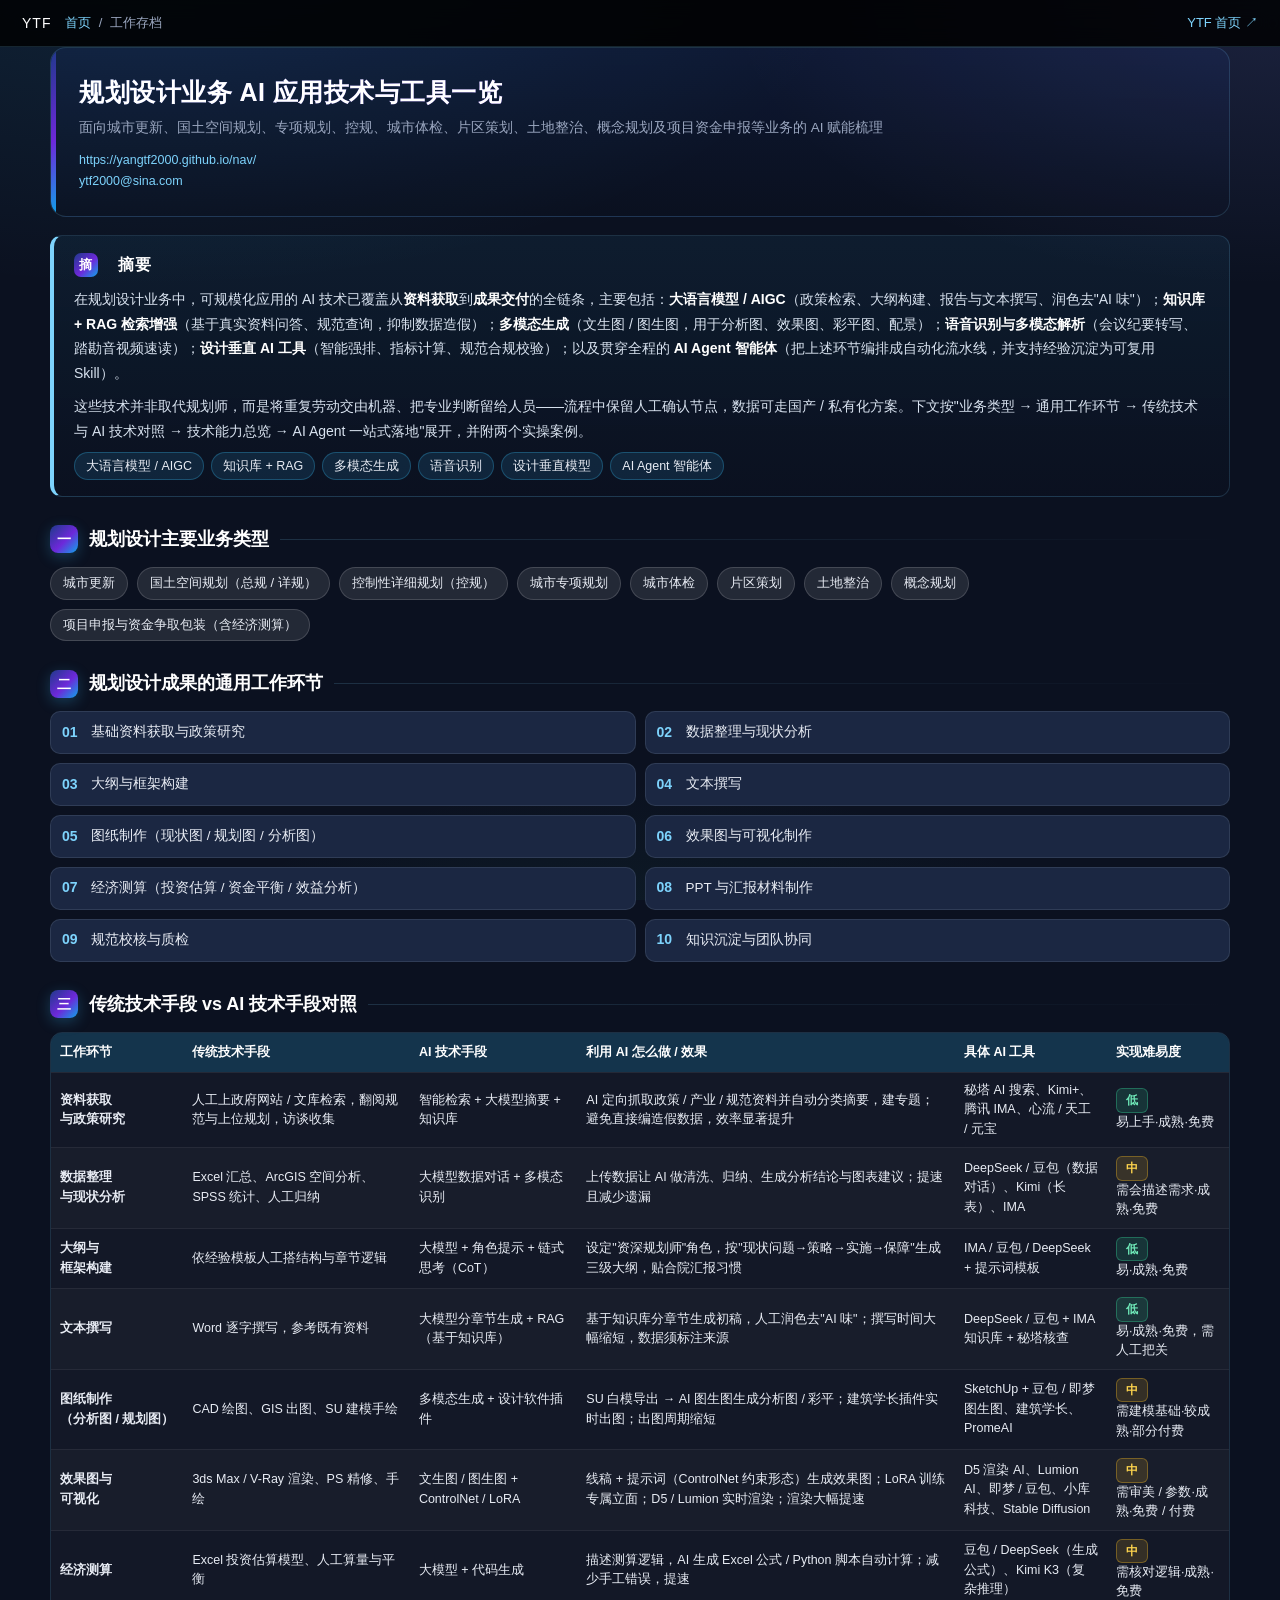
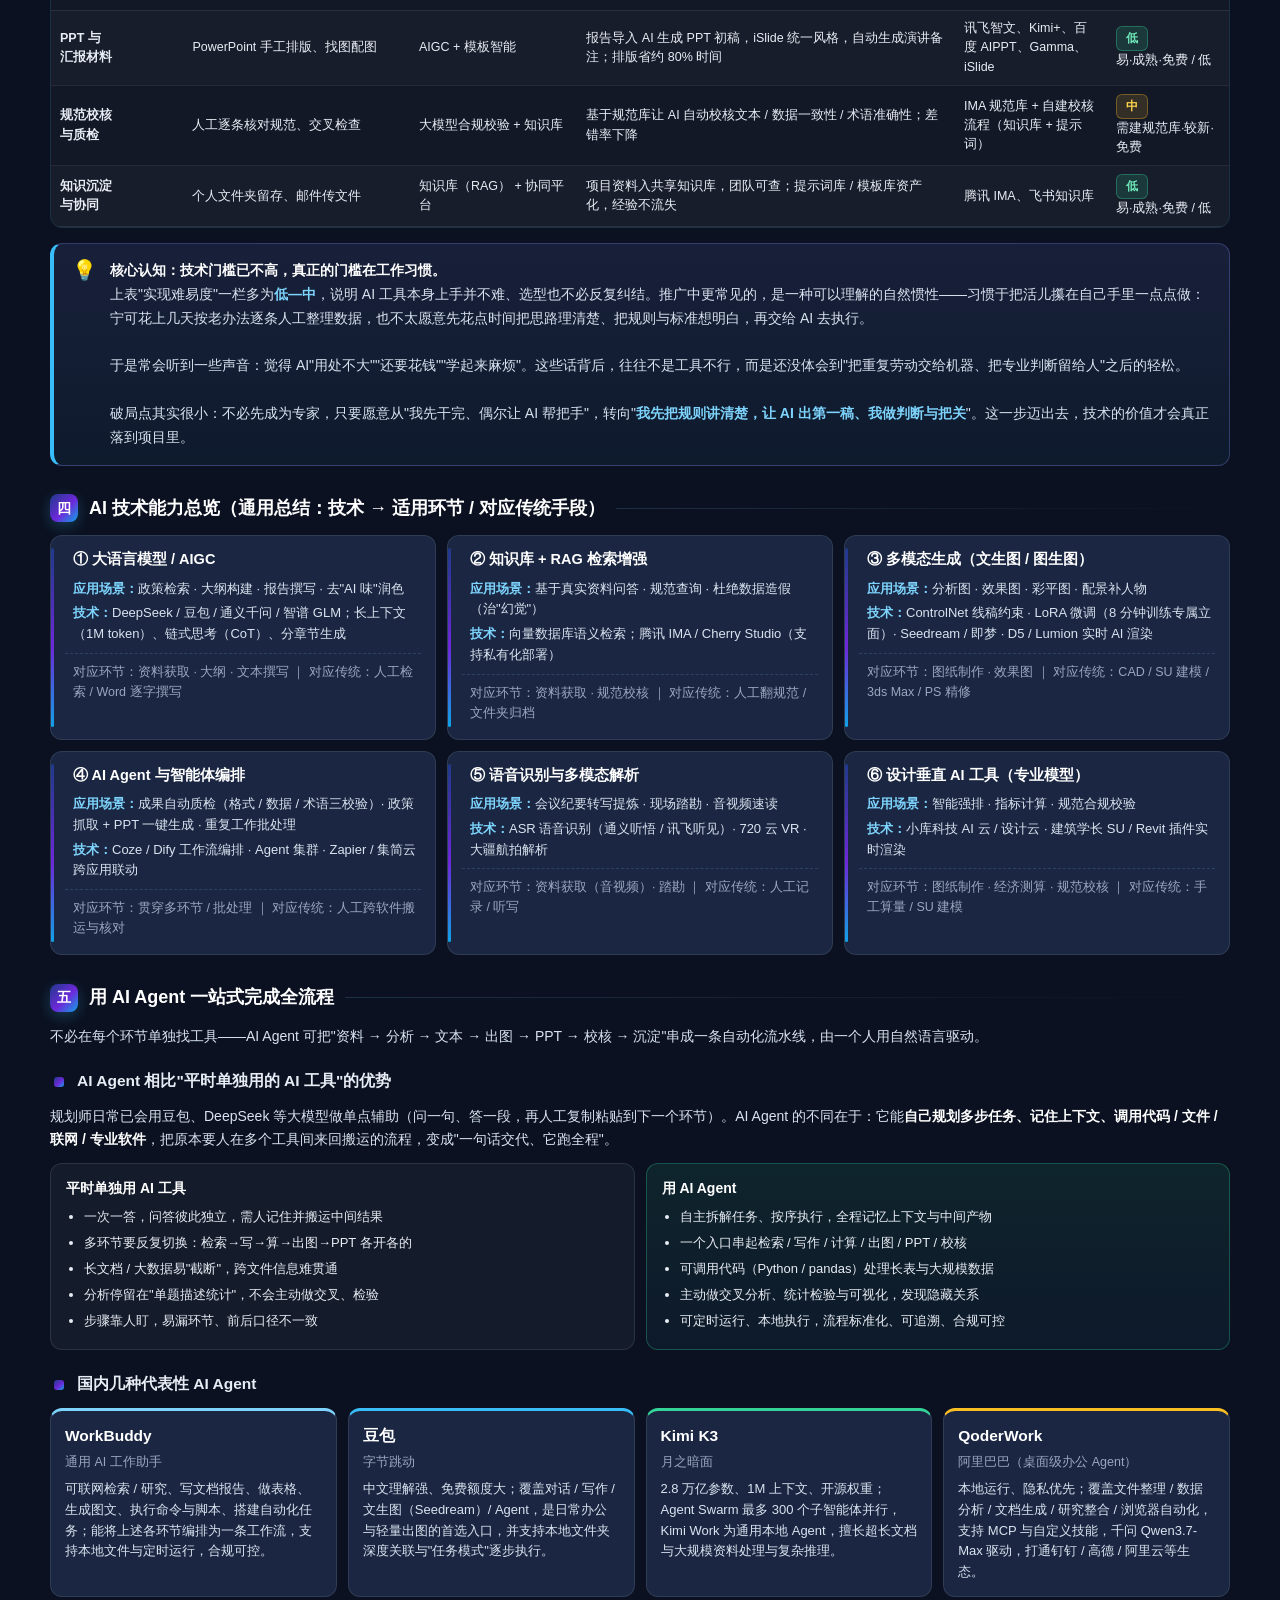
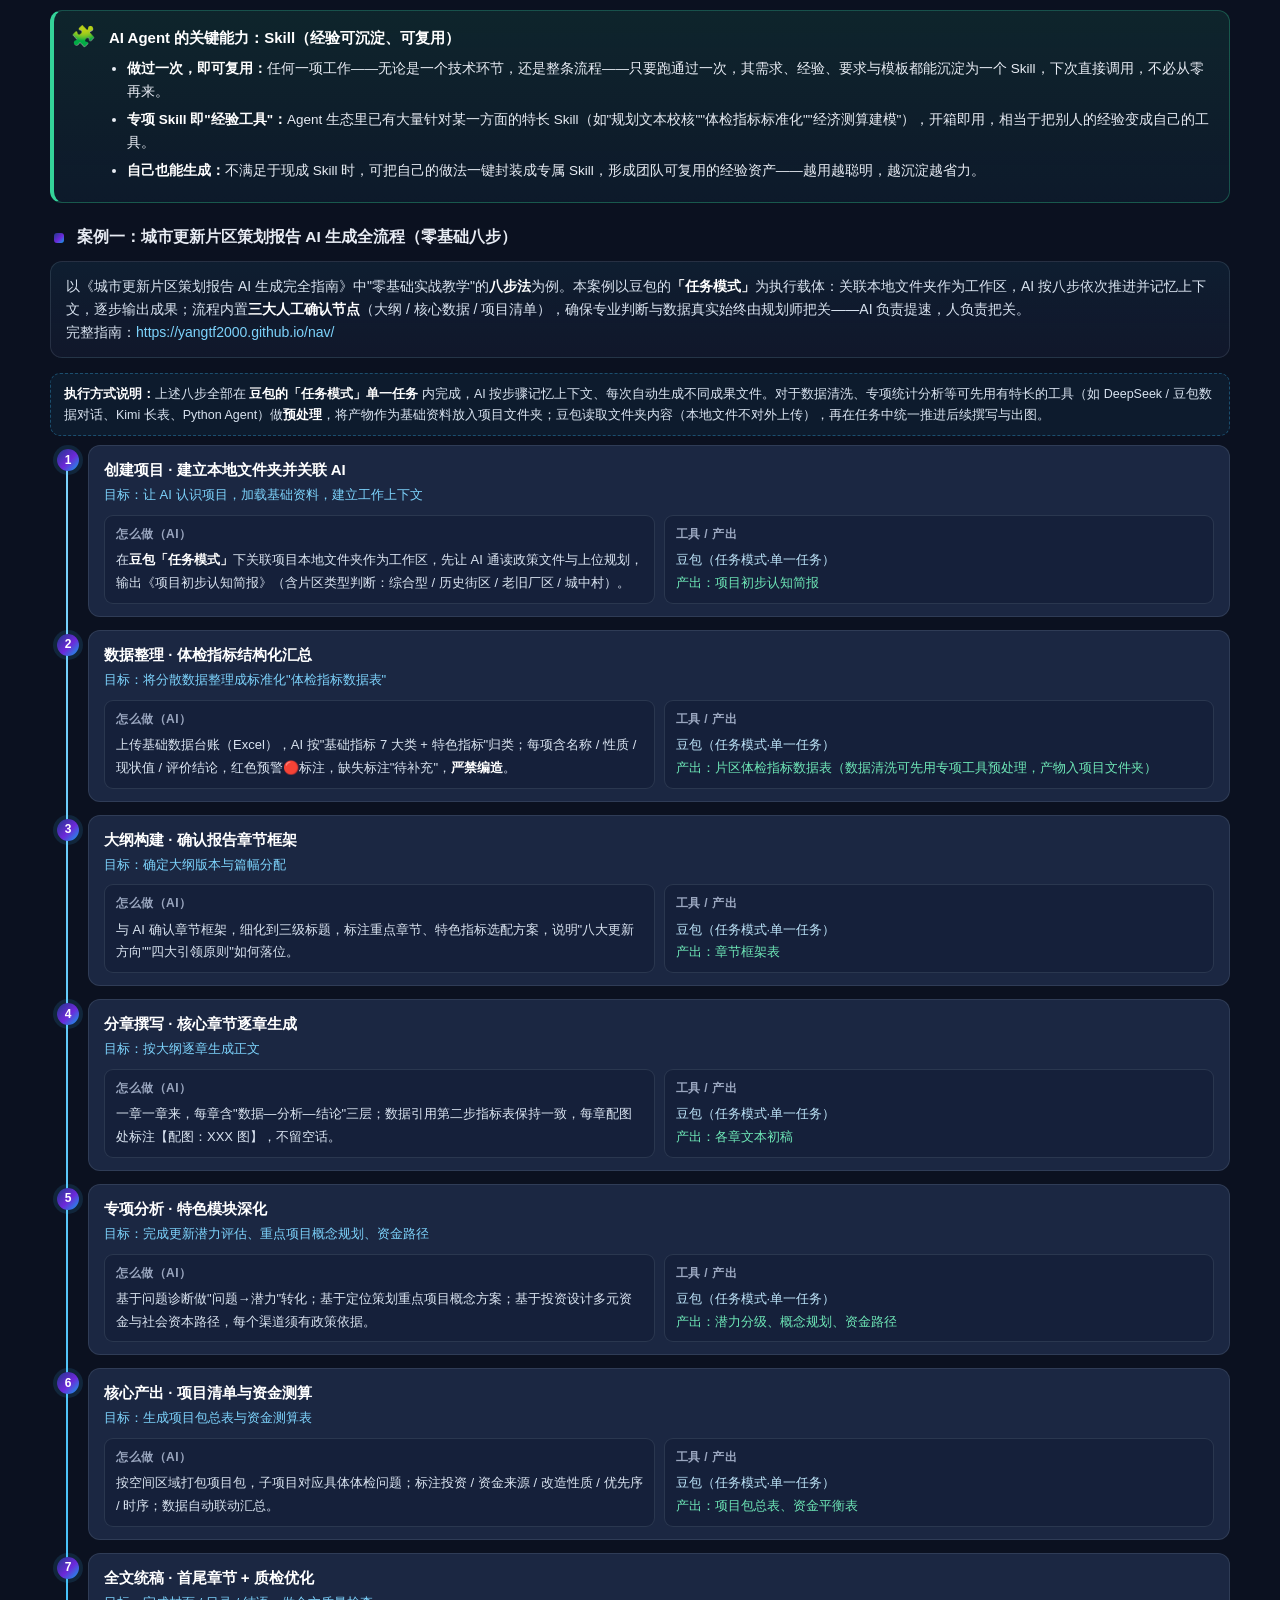
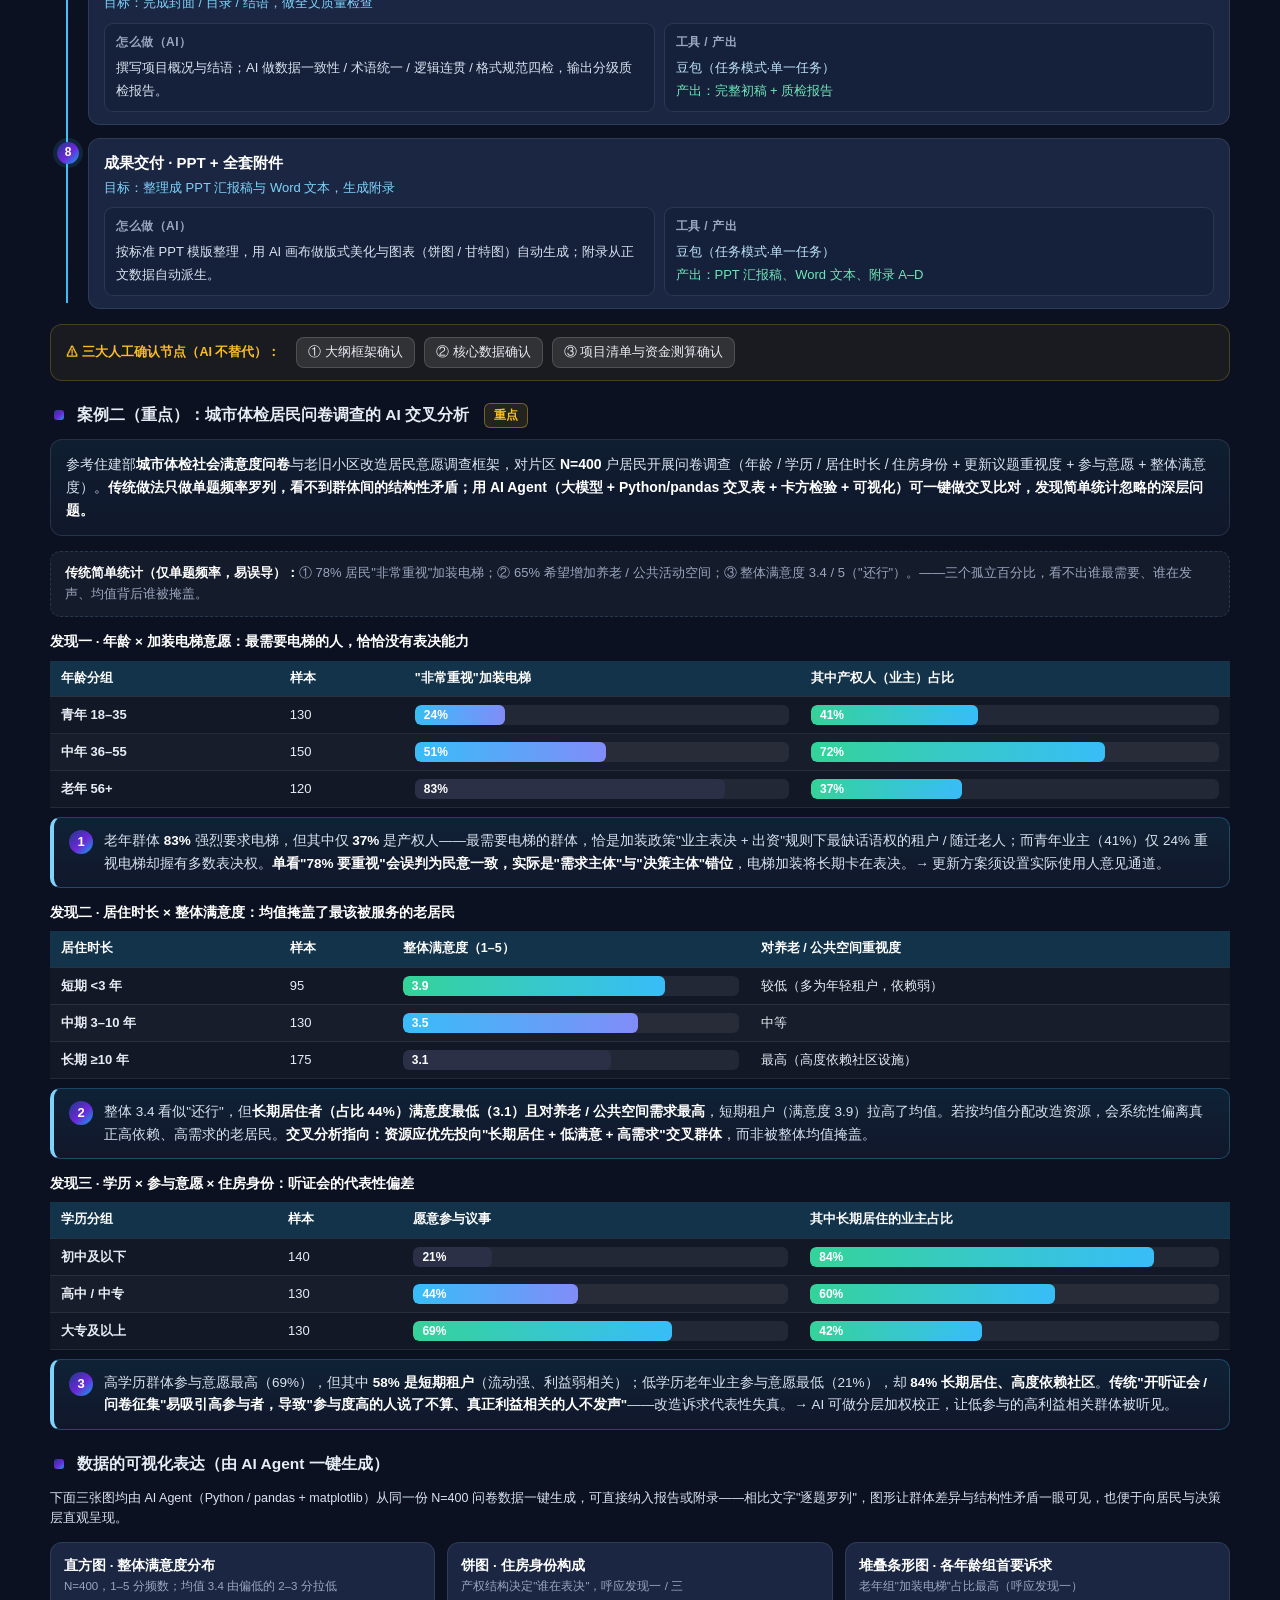
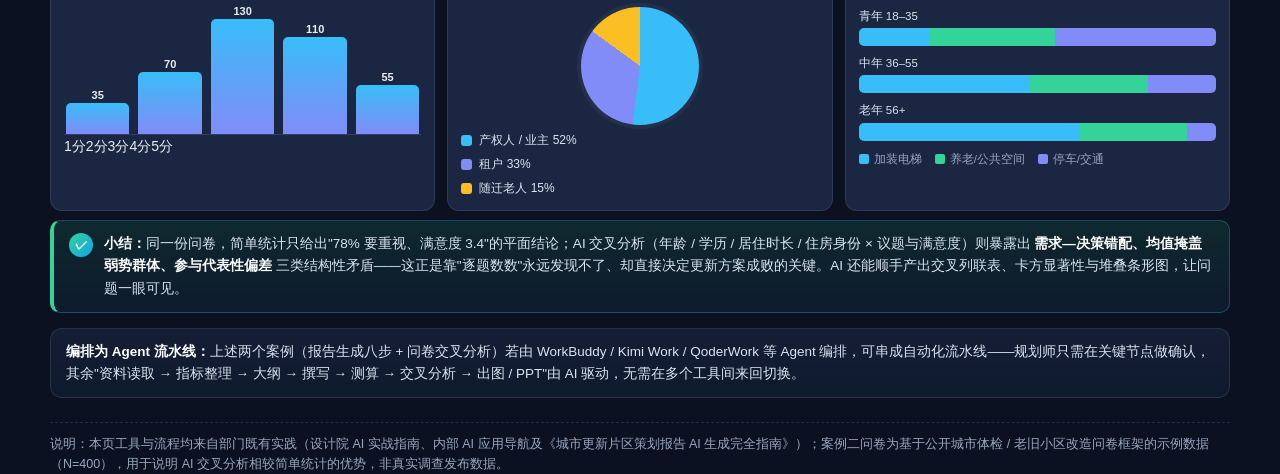
<file: sections/ai/planning-ai/index.html>
<!DOCTYPE html>
<html lang="zh-CN">
<head>
<meta charset="UTF-8">
<meta name="viewport" content="width=device-width, initial-scale=1.0">
<title>规划设计业务 AI 应用技术与工具一览</title>
<style>

  :root{
    --bg:#0b1120;
    --bg2:#15203a;
    --card:#1b2742;
    --card2:#213050;
    --border:rgba(148,163,184,.26);
    --border-soft:rgba(148,163,184,.17);
    --text:#f2f6fc;
    --soft:#d9e3f0;
    --muted:#aeb9cd;
    --accent:#38bdf8;
    --accent2:#818cf8;
    --good:#34d399;
    --warn:#fbbf24;
    --bad:#f87171;
    --grad:linear-gradient(135deg,#1e3a8a 0%,#6d28d9 55%,#0ea5e9 100%);
  }
  *{box-sizing:border-box;}
  body{
    font-family:"Microsoft YaHei","PingFang SC","Hiragino Sans GB",sans-serif;
    color:var(--text);
    margin:0; padding:28px 34px;
    background:
      radial-gradient(1200px 600px at 12% -8%, rgba(56,189,248,.10), transparent 60%),
      radial-gradient(1000px 520px at 100% 0%, rgba(129,140,248,.12), transparent 55%),
      var(--bg);
    font-size:14px; line-height:1.65;
    -webkit-font-smoothing:antialiased;
  }
  .page{max-width:1180px; margin:0 auto;}

  /* Header */
  .hero{
    border:1px solid var(--border);
    border-radius:16px;
    padding:24px 28px;
    background:linear-gradient(180deg, rgba(30,58,138,.18), rgba(11,17,32,.2));
    position:relative; overflow:hidden;
  }
  .hero:before{
    content:""; position:absolute; left:0; top:0; bottom:0; width:5px; background:var(--grad);
  }
  .hero h1{
    font-size:25px; margin:0 0 5px; letter-spacing:.5px;
    background:var(--grad); -webkit-background-clip:text; background-clip:text; color:transparent;
    font-weight:800;
  }
  .hero .sub{font-size:13.5px; color:var(--muted); margin:0;}
  .hero .meta{margin:11px 0 0; font-size:12.5px; color:var(--muted); line-height:1.7;}
  .hero .meta .site{color:var(--accent); text-decoration:none;}
  .hero .meta .site:hover{text-decoration:underline;}
  .hero .meta .who{color:var(--accent);}

  /* Abstract */
  .abstract{
    border:1px solid var(--border); border-left:4px solid var(--accent);
    border-radius:12px; padding:16px 20px; margin:18px 0 4px;
    background:linear-gradient(180deg, rgba(56,189,248,.07), rgba(11,17,32,.15));
  }
  .abstract h2{margin:0 0 9px; font-size:16px; color:#fff; letter-spacing:.5px;}
  .abstract h2 .ab-num{
    display:inline-flex; align-items:center; justify-content:center;
    width:24px; height:24px; border-radius:7px; margin-right:9px;
    background:var(--grad); color:#fff; font-size:13px; font-weight:800; vertical-align:middle;
  }
  .abstract p{margin:0 0 9px; font-size:14px; color:var(--soft); line-height:1.75;}
  .abstract p:last-child{margin-bottom:0;}
  .abstract b{color:var(--accent); font-weight:700;}
  .abstract .tags-in{margin-top:4px; display:flex; flex-wrap:wrap; gap:7px;}
  .abstract .t-in{
    font-size:12.5px; color:var(--text); background:rgba(56,189,248,.12);
    border:1px solid rgba(56,189,248,.28); border-radius:20px; padding:3px 11px;
  }

  /* Section */
  h2{
    display:flex; align-items:center; gap:11px;
    font-size:18px; color:var(--text); margin:28px 0 13px; font-weight:700;
  }
  h2 .num{
    flex:0 0 auto; width:28px; height:28px; border-radius:8px;
    background:var(--grad); color:#fff; font-size:14px; font-weight:800;
    display:grid; place-items:center; box-shadow:0 4px 14px rgba(56,189,248,.25);
  }
  h2 .bar{flex:1; height:1px; background:linear-gradient(90deg,var(--border),transparent);}
  p.lead{margin:7px 0 13px; color:var(--soft); font-size:14px;}

  .sub-h{display:flex; align-items:center; gap:9px; font-size:15.5px; color:var(--text); margin:22px 0 11px; font-weight:700;}
  .sub-h .dot{width:10px; height:10px; border-radius:3px; background:var(--grad); flex:0 0 auto;}
  .sub-h .tag-key{font-size:12px; color:var(--warn); border:1px solid rgba(251,191,36,.4); background:rgba(251,191,36,.1); border-radius:6px; padding:2px 9px; margin-left:6px;}

  /* Tags */
  .tags{display:flex; flex-wrap:wrap; gap:9px; margin:9px 0;}
  .tag{
    background:rgba(56,189,248,.10); color:#bfe6fb;
    border:1px solid rgba(56,189,248,.28); border-radius:999px;
    padding:5px 12px; font-size:13px; white-space:nowrap;
  }

  /* Steps list (section 2) */
  ol.flow{list-style:none; counter-reset:s; margin:9px 0; padding:0; display:grid; grid-template-columns:repeat(2,1fr); gap:9px;}
  ol.flow li{
    counter-increment:s; position:relative; padding:10px 13px 10px 40px;
    background:var(--card); border:1px solid var(--border-soft); border-radius:10px;
    color:var(--soft); font-size:13.5px; line-height:1.55;
  }
  ol.flow li:before{
    content:counter(s,decimal-leading-zero); position:absolute; left:11px; top:50%; transform:translateY(-50%);
    color:var(--accent); font-weight:800; font-size:14px;
  }

  /* Table */
  .tbl-wrap{border:1px solid var(--border); border-radius:12px; overflow:hidden;}
  table{width:100%; border-collapse:collapse; font-size:12.5px; line-height:1.55;}
  thead th{
    background:linear-gradient(180deg,#1b2c4d,#152138); color:#dbe7f7; font-weight:700;
    padding:10px 9px; text-align:left; border-bottom:1px solid var(--border); position:sticky; top:0; font-size:12.5px; vertical-align:middle;
  }
  tbody td{border-bottom:1px solid var(--border-soft); padding:8px 9px; vertical-align:middle; color:var(--soft);}
  tbody tr:nth-child(even){background:rgba(255,255,255,.02);}
  tbody tr:hover{background:rgba(56,189,248,.07);}
  td.col-step{font-weight:700; color:#e9f3ff; white-space:nowrap; width:106px; font-size:12.5px;}
  td.col-tool{width:152px; color:#cfe0f2; font-size:12.5px;}
  td.col-diff{width:122px; font-size:12.5px;}
  .d-badge{display:inline-block; padding:2px 9px; border-radius:6px; font-size:12px; font-weight:700; white-space:nowrap;}
  .d-low{background:rgba(52,211,153,.15); color:#6ee7b7; border:1px solid rgba(52,211,153,.35);}
  .d-mid{background:rgba(251,191,36,.14); color:#fcd34d; border:1px solid rgba(251,191,36,.33);}
  .d-high{background:rgba(248,113,113,.14); color:#fca5a5; border:1px solid rgba(248,113,113,.33);}

  /* Agent grid */
  .agent-grid{display:grid; grid-template-columns:repeat(4,1fr); gap:11px; margin:11px 0;}
  .agent{
    background:var(--card); border:1px solid var(--border-soft); border-radius:12px; padding:13px 14px;
    border-top:3px solid var(--accent);
  }
  .agent:nth-child(2){border-top-color:var(--accent2);}
  .agent:nth-child(3){border-top-color:var(--good);}
  .agent:nth-child(4){border-top-color:var(--warn);}
  .agent b{display:block; font-size:15.5px; color:#fff; margin-bottom:3px;}
  .agent .role{color:var(--muted); font-size:12.5px; margin-bottom:7px; display:block;}
  .agent p{margin:0; font-size:13px; color:var(--soft); line-height:1.6;}

  /* Tech cards */
  .tech-grid{display:grid; grid-template-columns:repeat(3,1fr); gap:11px; margin:11px 0;}
  .tech-card{
    background:var(--card); border:1px solid var(--border-soft); border-radius:12px; padding:12px 14px;
    position:relative;
  }
  .tech-card:before{content:""; position:absolute; left:0; top:12px; bottom:12px; width:3px; border-radius:3px; background:var(--grad);}
  .tech-card h3{margin:0 0 7px; font-size:14.5px; color:#fff; padding-left:8px;}
  .tech-card p{margin:4px 0; font-size:13px; color:var(--soft); line-height:1.6; padding-left:8px;}
  .tech-card .lbl{color:var(--accent); font-weight:700;}
  .tech-card .map{margin-top:8px; padding-top:8px; border-top:1px dashed var(--border); color:var(--muted); font-size:12.5px;}

  .foot{font-size:12.5px; color:var(--muted); margin-top:24px; border-top:1px dashed var(--border); padding-top:11px; line-height:1.6;}

  /* Insight callout */
  .insight{
    display:flex; gap:13px; align-items:flex-start;
    background:linear-gradient(180deg,rgba(129,140,248,.12),rgba(56,189,248,.06));
    border:1px solid rgba(129,140,248,.30); border-left:4px solid var(--accent2);
    border-radius:12px; padding:15px 18px; margin:15px 0 5px;
  }
  .insight .ic{flex:0 0 auto; font-size:20px; line-height:1; margin-top:1px;}
  .insight .tx{font-size:14px; color:var(--soft); line-height:1.7;}
  .insight .tx b{color:#c7d2fe;}
  .insight .tx .hl{color:var(--accent); font-weight:700;}

  /* Skill box (Agent key capability) */
  .skill-box{
    display:flex; gap:13px; align-items:flex-start;
    background:linear-gradient(180deg,rgba(52,211,153,.10),rgba(56,189,248,.05));
    border:1px solid rgba(52,211,153,.30); border-left:4px solid var(--good);
    border-radius:12px; padding:14px 17px; margin:13px 0;
  }
  .skill-box .ic{flex:0 0 auto; font-size:20px; line-height:1; margin-top:1px;}
  .skill-box .tx{font-size:13.5px; color:var(--soft); line-height:1.7;}
  .skill-box h4{margin:0 0 8px; font-size:15px; color:var(--good); font-weight:800;}
  .skill-box ul{margin:0; padding-left:18px;}
  .skill-box li{margin:5px 0;}
  .skill-box li b{color:#6ee7b7;}

  /* Compare box (Agent vs tool) */
  .cmp{display:grid; grid-template-columns:1fr 1fr; gap:11px; margin:11px 0;}
  .cmp .col{border-radius:12px; padding:13px 15px; border:1px solid var(--border-soft);}
  .cmp .col.old{background:rgba(148,163,184,.07);}
  .cmp .col.new{background:linear-gradient(180deg,rgba(52,211,153,.10),rgba(56,189,248,.05)); border-color:rgba(52,211,153,.3);}
  .cmp .col h4{margin:0 0 8px; font-size:14px; color:#fff;}
  .cmp .col.old h4{color:var(--muted);}
  .cmp .col ul{margin:0; padding-left:18px; font-size:13px; color:var(--soft); line-height:1.6;}
  .cmp .col ul li{margin:5px 0;}

  /* Case timeline (case 1) */
  .case-intro{
    background:linear-gradient(180deg,rgba(56,189,248,.08),rgba(129,140,248,.05));
    border:1px solid var(--border-soft); border-radius:12px; padding:13px 15px; margin:7px 0 15px; color:var(--soft); font-size:14px; line-height:1.65;
  }
  .case-intro b{color:var(--accent);}
  .case-intro a{color:var(--accent); text-decoration:none;}
  .case-intro a:hover{text-decoration:underline;}
  .preproc{background:rgba(56,189,248,.06); border:1px dashed rgba(56,189,248,.32); border-radius:10px; padding:10px 13px; margin:9px 0; font-size:12.5px; color:var(--soft); line-height:1.65;}
  .preproc b{color:var(--accent);}
  .timeline{position:relative; margin:7px 0 7px 6px; padding-left:32px;}
  .timeline:before{content:""; position:absolute; left:10px; top:6px; bottom:6px; width:2px; background:linear-gradient(180deg,var(--accent),var(--accent2));}
  .tl-item{position:relative; margin-bottom:13px;}
  .tl-item:last-child{margin-bottom:0;}
  .tl-dot{
    position:absolute; left:-31px; top:4px; width:22px; height:22px; border-radius:50%;
    background:var(--grad); color:#fff; font-size:12px; font-weight:800; display:grid; place-items:center;
    box-shadow:0 0 0 4px rgba(56,189,248,.12);
  }
  .tl-body{
    background:var(--card); border:1px solid var(--border-soft); border-radius:12px; padding:12px 15px;
  }
  .tl-body .t-title{font-size:15px; font-weight:700; color:#fff; margin:0 0 3px;}
  .tl-body .t-goal{font-size:13px; color:var(--accent); margin:0 0 9px;}
  .tl-cols{display:grid; grid-template-columns:1fr 1fr; gap:9px;}
  .tl-box{background:var(--bg2); border:1px solid var(--border-soft); border-radius:9px; padding:9px 11px;}
  .tl-box .k{font-size:12px; color:var(--muted); font-weight:700; letter-spacing:.5px; display:block; margin-bottom:4px;}
  .tl-box .v{font-size:13px; color:var(--soft); line-height:1.6;}
  .tl-box .v .tool{color:#bfe6fb;}
  .tl-box .v .out{color:#6ee7b7;}

  .gate{
    display:flex; flex-wrap:wrap; gap:9px; margin:15px 0 5px;
    background:rgba(251,191,36,.06); border:1px solid rgba(251,191,36,.22); border-radius:12px; padding:12px 15px;
  }
  .gate .gt{font-size:12.5px; color:var(--warn); font-weight:700; margin-right:7px; align-self:center;}
  .gate .chip{background:rgba(251,191,36,.12); border:1px solid rgba(251,191,36,.3); color:#fcd34d; border-radius:8px; padding:4px 11px; font-size:13px;}

  .case-end{
    margin:15px 0 5px; padding:12px 15px; border-radius:12px;
    background:linear-gradient(180deg,rgba(129,140,248,.10),rgba(56,189,248,.06));
    border:1px solid var(--border-soft); font-size:13.5px; color:var(--soft); line-height:1.65;
  }
  .case-end b{color:var(--accent2);}

  /* Case 2: survey cross-analysis */
  .survey-note{font-size:13px; color:var(--muted); margin:6px 0 12px; line-height:1.6;}
  .survey-note b{color:var(--accent);}
  .old-way{
    background:rgba(148,163,184,.07); border:1px dashed var(--border); border-radius:10px;
    padding:11px 14px; margin:10px 0; font-size:13px; color:var(--muted); line-height:1.6;
  }
  .old-way b{color:#cbd5e1;}
  .x-block{margin:14px 0;}
  .x-block .x-cap{font-size:13.5px; color:var(--soft); margin:0 0 8px;}
  .x-block .x-cap b{color:var(--accent);}
  .x-tab{width:100%; border-collapse:collapse; font-size:13px; margin:4px 0;}
  .x-tab th{background:rgba(27,44,77,.6); color:#dbe7f7; padding:8px 11px; text-align:left; border-bottom:1px solid var(--border); font-weight:700;}
  .x-tab td{padding:8px 11px; border-bottom:1px solid var(--border-soft); color:var(--soft); vertical-align:middle;}
  .x-tab td.lab{font-weight:700; color:#e9f3ff; white-space:nowrap;}
  .x-tab tbody tr:nth-child(even){background:rgba(255,255,255,.02);}
  .barwrap{position:relative; background:rgba(255,255,255,.07); border-radius:6px; height:20px; min-width:130px; overflow:hidden;}
  .barfill{position:absolute; left:0; top:0; height:100%; border-radius:6px; background:linear-gradient(90deg,#38bdf8,#818cf8);}
  .barfill.warn{background: rgba(129,140,248,0.08);}
  .barfill.good{background:linear-gradient(90deg,#34d399,#38bdf8);}
  .barval{position:relative; z-index:1; font-size:12px; font-weight:700; color:#fff; line-height:20px; padding-left:9px;}
  .x-find{
    display:flex; gap:11px; align-items:flex-start;
    background:linear-gradient(180deg,rgba(56,189,248,.10),rgba(129,140,248,.05));
    border:1px solid rgba(56,189,248,.28); border-left:4px solid var(--accent);
    border-radius:10px; padding:12px 15px; margin:9px 0 4px;
  }
  .x-find .n{flex:0 0 auto; width:24px; height:24px; border-radius:50%; background:var(--grad); color:#fff; font-weight:800; font-size:13px; display:grid; place-items:center;}
  .x-find .t{font-size:13.5px; color:var(--soft); line-height:1.65;}
  .x-find .t b{color:var(--accent);}

  /* Visualization subsection (case 2) */
  .viz-grid{display:grid; grid-template-columns:repeat(3,1fr); gap:12px; margin:13px 0 4px;}
  .viz-card{background:var(--card); border:1px solid var(--border-soft); border-radius:12px; padding:12px 13px;}
  .viz-card h4{margin:0 0 2px; font-size:13.5px; color:#fff;}
  .viz-card .vsub{font-size:11.5px; color:var(--muted); margin:0 0 11px; line-height:1.5;}
  .histo{display:flex; align-items:flex-end; gap:9px; height:128px; padding:0 2px; border-bottom:1px solid var(--border);}
  .histo .bar{flex:1; border-radius:5px 5px 0 0; background:linear-gradient(180deg,#38bdf8,#818cf8); position:relative; min-height:5px;}
  .histo .bar .bv{position:absolute; top:-16px; left:0; right:0; text-align:center; font-size:11px; font-weight:700; color:var(--text);}
  .histo .xlab{display:flex; gap:9px; padding:4px 2px 0;}
  .histo .xlab span{flex:1; text-align:center; font-size:11px; color:var(--muted);}
  .pie{width:118px; height:118px; border-radius:50%; margin:6px auto 4px; background:conic-gradient(#38bdf8 0 52%, #818cf8 52% 85%, #fbbf24 85% 100%); box-shadow:0 0 0 4px rgba(255,255,255,.04);}
  .pie-leg{display:flex; flex-direction:column; gap:5px; font-size:12px; color:var(--soft); margin-top:6px;}
  .pie-leg .li{display:flex; align-items:center; gap:7px;}
  .pie-leg .sw{width:11px; height:11px; border-radius:3px; flex:0 0 auto;}
  .stack-row{margin:8px 0;}
  .stack-row .sl{font-size:11.5px; color:var(--soft); margin-bottom:3px;}
  .stack-bar{display:flex; height:18px; border-radius:5px; overflow:hidden;}
  .stack-bar span{height:100%; display:block;}
  .stack-leg{display:flex; gap:13px; flex-wrap:wrap; font-size:11.5px; color:var(--muted); margin-top:9px;}
  .stack-leg .li{display:flex; align-items:center; gap:5px;}
  .stack-leg .sw{width:10px; height:10px; border-radius:2px; flex:0 0 auto;}
  .viz-note{font-size:12.5px; color:var(--soft); margin:9px 0 2px; line-height:1.65;}
  .viz-note b{color:var(--accent);}

  @media (max-width:820px){
    ol.flow,.tl-cols,.cmp,.viz-grid{grid-template-columns:1fr;}
    .agent-grid{grid-template-columns:1fr 1fr;}
    .tech-grid{grid-template-columns:1fr;}
  }
  @media print{
    body{background:#0b1120;}
    .hero,.tl-body,.agent,.tech-card,.x-find,.skill-box{break-inside:avoid;}
  }

    </style>
<link rel="stylesheet" href="../../../assets/theme.css">
    <link rel="stylesheet" href="../../../assets/force-dark.css">
    <link rel="stylesheet" href="../../../assets/site.css">
</head>
<body>
<div class="page">

  <div class="hero">
    <h1>规划设计业务 AI 应用技术与工具一览</h1>
    <p class="sub">面向城市更新、国土空间规划、专项规划、控规、城市体检、片区策划、土地整治、概念规划及项目资金申报等业务的 AI 赋能梳理</p>
    <p class="meta">
       <a class="site" href="https://yangtf2000.github.io/nav/" target="_blank">https://yangtf2000.github.io/nav/</a><br>
      <span class="who">ytf2000@sina.com</span>
    </p>
  </div>

  <div class="abstract">
    <h2><span class="ab-num">摘</span>摘要</h2>
    <p>在规划设计业务中，可规模化应用的 AI 技术已覆盖从<b>资料获取</b>到<b>成果交付</b>的全链条，主要包括：<b>大语言模型 / AIGC</b>（政策检索、大纲构建、报告与文本撰写、润色去"AI 味"）；<b>知识库 + RAG 检索增强</b>（基于真实资料问答、规范查询，抑制数据造假）；<b>多模态生成</b>（文生图 / 图生图，用于分析图、效果图、彩平图、配景）；<b>语音识别与多模态解析</b>（会议纪要转写、踏勘音视频速读）；<b>设计垂直 AI 工具</b>（智能强排、指标计算、规范合规校验）；以及贯穿全程的 <b>AI Agent 智能体</b>（把上述环节编排成自动化流水线，并支持经验沉淀为可复用 Skill）。</p>
    <p>这些技术并非取代规划师，而是将重复劳动交由机器、把专业判断留给人员——流程中保留人工确认节点，数据可走国产 / 私有化方案。下文按"业务类型 → 通用工作环节 → 传统技术与 AI 技术对照 → 技术能力总览 → AI Agent 一站式落地"展开，并附两个实操案例。</p>
    <div class="tags-in">
      <span class="t-in">大语言模型 / AIGC</span>
      <span class="t-in">知识库 + RAG</span>
      <span class="t-in">多模态生成</span>
      <span class="t-in">语音识别</span>
      <span class="t-in">设计垂直模型</span>
      <span class="t-in">AI Agent 智能体</span>
    </div>
  </div>

  <!-- 一 -->
  <h2><span class="num">一</span>规划设计主要业务类型<span class="bar"></span></h2>
  <div class="tags">
    <span class="tag">城市更新</span>
    <span class="tag">国土空间规划（总规 / 详规）</span>
    <span class="tag">控制性详细规划（控规）</span>
    <span class="tag">城市专项规划</span>
    <span class="tag">城市体检</span>
    <span class="tag">片区策划</span>
    <span class="tag">土地整治</span>
    <span class="tag">概念规划</span>
    <span class="tag">项目申报与资金争取包装（含经济测算）</span>
  </div>

  <!-- 二 -->
  <h2><span class="num">二</span>规划设计成果的通用工作环节<span class="bar"></span></h2>
  <ol class="flow">
    <li>基础资料获取与政策研究</li>
    <li>数据整理与现状分析</li>
    <li>大纲与框架构建</li>
    <li>文本撰写</li>
    <li>图纸制作（现状图 / 规划图 / 分析图）</li>
    <li>效果图与可视化制作</li>
    <li>经济测算（投资估算 / 资金平衡 / 效益分析）</li>
    <li>PPT 与汇报材料制作</li>
    <li>规范校核与质检</li>
    <li>知识沉淀与团队协同</li>
  </ol>

  <!-- 三 -->
  <h2><span class="num">三</span>传统技术手段 vs AI 技术手段对照<span class="bar"></span></h2>
  <div class="tbl-wrap">
  <table>
    <thead>
      <tr>
        <th>工作环节</th>
        <th>传统技术手段</th>
        <th>AI 技术手段</th>
        <th>利用 AI 怎么做 / 效果</th>
        <th>具体 AI 工具</th>
        <th>实现难易度</th>
      </tr>
    </thead>
    <tbody>
      <tr>
        <td class="col-step">资料获取<br>与政策研究</td>
        <td>人工上政府网站 / 文库检索，翻阅规范与上位规划，访谈收集</td>
        <td>智能检索 + 大模型摘要 + 知识库</td>
        <td>AI 定向抓取政策 / 产业 / 规范资料并自动分类摘要，建专题；避免直接编造假数据，效率显著提升</td>
        <td class="col-tool">秘塔 AI 搜索、Kimi+、腾讯 IMA、心流 / 天工 / 元宝</td>
        <td class="col-diff"><span class="d-badge d-low">低</span><br>易上手·成熟·免费</td>
      </tr>
      <tr>
        <td class="col-step">数据整理<br>与现状分析</td>
        <td>Excel 汇总、ArcGIS 空间分析、SPSS 统计、人工归纳</td>
        <td>大模型数据对话 + 多模态识别</td>
        <td>上传数据让 AI 做清洗、归纳、生成分析结论与图表建议；提速且减少遗漏</td>
        <td class="col-tool">DeepSeek / 豆包（数据对话）、Kimi（长表）、IMA</td>
        <td class="col-diff"><span class="d-badge d-mid">中</span><br>需会描述需求·成熟·免费</td>
      </tr>
      <tr>
        <td class="col-step">大纲与<br>框架构建</td>
        <td>依经验模板人工搭结构与章节逻辑</td>
        <td>大模型 + 角色提示 + 链式思考（CoT）</td>
        <td>设定"资深规划师"角色，按"现状问题→策略→实施→保障"生成三级大纲，贴合院汇报习惯</td>
        <td class="col-tool">IMA / 豆包 / DeepSeek + 提示词模板</td>
        <td class="col-diff"><span class="d-badge d-low">低</span><br>易·成熟·免费</td>
      </tr>
      <tr>
        <td class="col-step">文本撰写</td>
        <td>Word 逐字撰写，参考既有资料</td>
        <td>大模型分章节生成 + RAG（基于知识库）</td>
        <td>基于知识库分章节生成初稿，人工润色去"AI 味"；撰写时间大幅缩短，数据须标注来源</td>
        <td class="col-tool">DeepSeek / 豆包 + IMA 知识库 + 秘塔核查</td>
        <td class="col-diff"><span class="d-badge d-low">低</span><br>易·成熟·免费，需人工把关</td>
      </tr>
      <tr>
        <td class="col-step">图纸制作<br>（分析图 / 规划图）</td>
        <td>CAD 绘图、GIS 出图、SU 建模手绘</td>
        <td>多模态生成 + 设计软件插件</td>
        <td>SU 白模导出 → AI 图生图生成分析图 / 彩平；建筑学长插件实时出图；出图周期缩短</td>
        <td class="col-tool">SketchUp + 豆包 / 即梦图生图、建筑学长、PromeAI</td>
        <td class="col-diff"><span class="d-badge d-mid">中</span><br>需建模基础·较成熟·部分付费</td>
      </tr>
      <tr>
        <td class="col-step">效果图与<br>可视化</td>
        <td>3ds Max / V-Ray 渲染、PS 精修、手绘</td>
        <td>文生图 / 图生图 + ControlNet / LoRA</td>
        <td>线稿 + 提示词（ControlNet 约束形态）生成效果图；LoRA 训练专属立面；D5 / Lumion 实时渲染；渲染大幅提速</td>
        <td class="col-tool">D5 渲染 AI、Lumion AI、即梦 / 豆包、小库科技、Stable Diffusion</td>
        <td class="col-diff"><span class="d-badge d-mid">中</span><br>需审美 / 参数·成熟·免费 / 付费</td>
      </tr>
      <tr>
        <td class="col-step">经济测算</td>
        <td>Excel 投资估算模型、人工算量与平衡</td>
        <td>大模型 + 代码生成</td>
        <td>描述测算逻辑，AI 生成 Excel 公式 / Python 脚本自动计算；减少手工错误，提速</td>
        <td class="col-tool">豆包 / DeepSeek（生成公式）、Kimi K3（复杂推理）</td>
        <td class="col-diff"><span class="d-badge d-mid">中</span><br>需核对逻辑·成熟·免费</td>
      </tr>
      <tr>
        <td class="col-step">PPT 与<br>汇报材料</td>
        <td>PowerPoint 手工排版、找图配图</td>
        <td>AIGC + 模板智能</td>
        <td>报告导入 AI 生成 PPT 初稿，iSlide 统一风格，自动生成演讲备注；排版省约 80% 时间</td>
        <td class="col-tool">讯飞智文、Kimi+、百度 AIPPT、Gamma、iSlide</td>
        <td class="col-diff"><span class="d-badge d-low">低</span><br>易·成熟·免费 / 低</td>
      </tr>
      <tr>
        <td class="col-step">规范校核<br>与质检</td>
        <td>人工逐条核对规范、交叉检查</td>
        <td>大模型合规校验 + 知识库</td>
        <td>基于规范库让 AI 自动校核文本 / 数据一致性 / 术语准确性；差错率下降</td>
        <td class="col-tool">IMA 规范库 + 自建校核流程（知识库 + 提示词）</td>
        <td class="col-diff"><span class="d-badge d-mid">中</span><br>需建规范库·较新·免费</td>
      </tr>
      <tr>
        <td class="col-step">知识沉淀<br>与协同</td>
        <td>个人文件夹留存、邮件传文件</td>
        <td>知识库（RAG） + 协同平台</td>
        <td>项目资料入共享知识库，团队可查；提示词库 / 模板库资产化，经验不流失</td>
        <td class="col-tool">腾讯 IMA、飞书知识库</td>
        <td class="col-diff"><span class="d-badge d-low">低</span><br>易·成熟·免费 / 低</td>
      </tr>
    </tbody>
  </table>
  </div>

  <div class="insight">
    <span class="ic">💡</span>
    <div class="tx">
      <b>核心认知：技术门槛已不高，真正的门槛在工作习惯。</b><br>
      上表"实现难易度"一栏多为<span class="hl">低—中</span>，说明 AI 工具本身上手并不难、选型也不必反复纠结。推广中更常见的，是一种可以理解的自然惯性——习惯于把活儿攥在自己手里一点点做：宁可花上几天按老办法逐条人工整理数据，也不太愿意先花点时间把思路理清楚、把规则与标准想明白，再交给 AI 去执行。<br><br>
      于是常会听到一些声音：觉得 AI"用处不大""还要花钱""学起来麻烦"。这些话背后，往往不是工具不行，而是还没体会到"把重复劳动交给机器、把专业判断留给人"之后的轻松。<br><br>
      破局点其实很小：不必先成为专家，只要愿意从"我先干完、偶尔让 AI 帮把手"，转向"<span class="hl">我先把规则讲清楚，让 AI 出第一稿、我做判断与把关</span>"。这一步迈出去，技术的价值才会真正落到项目里。
    </div>
  </div>

  <!-- 四 -->
  <h2><span class="num">四</span>AI 技术能力总览（通用总结：技术 → 适用环节 / 对应传统手段）<span class="bar"></span></h2>
  <div class="tech-grid">
    <div class="tech-card">
      <h3>① 大语言模型 / AIGC</h3>
      <p><span class="lbl">应用场景：</span>政策检索 · 大纲构建 · 报告撰写 · 去"AI 味"润色</p>
      <p><span class="lbl">技术：</span>DeepSeek / 豆包 / 通义千问 / 智谱 GLM；长上下文（1M token）、链式思考（CoT）、分章节生成</p>
      <p class="map">对应环节：资料获取 · 大纲 · 文本撰写 ｜ 对应传统：人工检索 / Word 逐字撰写</p>
    </div>
    <div class="tech-card">
      <h3>② 知识库 + RAG 检索增强</h3>
      <p><span class="lbl">应用场景：</span>基于真实资料问答 · 规范查询 · 杜绝数据造假（治"幻觉"）</p>
      <p><span class="lbl">技术：</span>向量数据库语义检索；腾讯 IMA / Cherry Studio（支持私有化部署）</p>
      <p class="map">对应环节：资料获取 · 规范校核 ｜ 对应传统：人工翻规范 / 文件夹归档</p>
    </div>
    <div class="tech-card">
      <h3>③ 多模态生成（文生图 / 图生图）</h3>
      <p><span class="lbl">应用场景：</span>分析图 · 效果图 · 彩平图 · 配景补人物</p>
      <p><span class="lbl">技术：</span>ControlNet 线稿约束 · LoRA 微调（8 分钟训练专属立面）· Seedream / 即梦 · D5 / Lumion 实时 AI 渲染</p>
      <p class="map">对应环节：图纸制作 · 效果图 ｜ 对应传统：CAD / SU 建模 / 3ds Max / PS 精修</p>
    </div>
    <div class="tech-card">
      <h3>④ AI Agent 与智能体编排</h3>
      <p><span class="lbl">应用场景：</span>成果自动质检（格式 / 数据 / 术语三校验）· 政策抓取 + PPT 一键生成 · 重复工作批处理</p>
      <p><span class="lbl">技术：</span>Coze / Dify 工作流编排 · Agent 集群 · Zapier / 集简云跨应用联动</p>
      <p class="map">对应环节：贯穿多环节 / 批处理 ｜ 对应传统：人工跨软件搬运与核对</p>
    </div>
    <div class="tech-card">
      <h3>⑤ 语音识别与多模态解析</h3>
      <p><span class="lbl">应用场景：</span>会议纪要转写提炼 · 现场踏勘 · 音视频速读</p>
      <p><span class="lbl">技术：</span>ASR 语音识别（通义听悟 / 讯飞听见）· 720 云 VR · 大疆航拍解析</p>
      <p class="map">对应环节：资料获取（音视频）· 踏勘 ｜ 对应传统：人工记录 / 听写</p>
    </div>
    <div class="tech-card">
      <h3>⑥ 设计垂直 AI 工具（专业模型）</h3>
      <p><span class="lbl">应用场景：</span>智能强排 · 指标计算 · 规范合规校验</p>
      <p><span class="lbl">技术：</span>小库科技 AI 云 / 设计云 · 建筑学长 SU / Revit 插件实时渲染</p>
      <p class="map">对应环节：图纸制作 · 经济测算 · 规范校核 ｜ 对应传统：手工算量 / SU 建模</p>
    </div>
  </div>

  <!-- 五： Agent (includes cases) -->
  <h2><span class="num">五</span>用 AI Agent 一站式完成全流程<span class="bar"></span></h2>
  <p class="lead">不必在每个环节单独找工具——AI Agent 可把"资料 → 分析 → 文本 → 出图 → PPT → 校核 → 沉淀"串成一条自动化流水线，由一个人用自然语言驱动。</p>

  <div class="sub-h"><span class="dot"></span>AI Agent 相比"平时单独用的 AI 工具"的优势</div>
  <p class="lead" style="margin-top:0;">规划师日常已会用豆包、DeepSeek 等大模型做单点辅助（问一句、答一段，再人工复制粘贴到下一个环节）。AI Agent 的不同在于：它能<b>自己规划多步任务、记住上下文、调用代码 / 文件 / 联网 / 专业软件</b>，把原本要人在多个工具间来回搬运的流程，变成"一句话交代、它跑全程"。</p>
  <div class="cmp">
    <div class="col old">
      <h4>平时单独用 AI 工具</h4>
      <ul>
        <li>一次一答，问答彼此独立，需人记住并搬运中间结果</li>
        <li>多环节要反复切换：检索→写→算→出图→PPT 各开各的</li>
        <li>长文档 / 大数据易"截断"，跨文件信息难贯通</li>
        <li>分析停留在"单题描述统计"，不会主动做交叉、检验</li>
        <li>步骤靠人盯，易漏环节、前后口径不一致</li>
      </ul>
    </div>
    <div class="col new">
      <h4>用 AI Agent</h4>
      <ul>
        <li>自主拆解任务、按序执行，全程记忆上下文与中间产物</li>
        <li>一个入口串起检索 / 写作 / 计算 / 出图 / PPT / 校核</li>
        <li>可调用代码（Python / pandas）处理长表与大规模数据</li>
        <li>主动做交叉分析、统计检验与可视化，发现隐藏关系</li>
        <li>可定时运行、本地执行，流程标准化、可追溯、合规可控</li>
      </ul>
    </div>
  </div>

  <div class="sub-h"><span class="dot"></span>国内几种代表性 AI Agent</div>
  <div class="agent-grid">
    <div class="agent">
      <b>WorkBuddy</b><span class="role">通用 AI 工作助手</span>
      <p>可联网检索 / 研究、写文档报告、做表格、生成图文、执行命令与脚本、搭建自动化任务；能将上述各环节编排为一条工作流，支持本地文件与定时运行，合规可控。</p>
    </div>
    <div class="agent">
      <b>豆包</b><span class="role">字节跳动</span>
      <p>中文理解强、免费额度大；覆盖对话 / 写作 / 文生图（Seedream）/ Agent，是日常办公与轻量出图的首选入口，并支持本地文件夹深度关联与"任务模式"逐步执行。</p>
    </div>
    <div class="agent">
      <b>Kimi K3</b><span class="role">月之暗面</span>
      <p>2.8 万亿参数、1M 上下文、开源权重；Agent Swarm 最多 300 个子智能体并行，Kimi Work 为通用本地 Agent，擅长超长文档与大规模资料处理与复杂推理。</p>
    </div>
    <div class="agent">
      <b>QoderWork</b><span class="role">阿里巴巴（桌面级办公 Agent）</span>
      <p>本地运行、隐私优先；覆盖文件整理 / 数据分析 / 文档生成 / 研究整合 / 浏览器自动化，支持 MCP 与自定义技能，千问 Qwen3.7-Max 驱动，打通钉钉 / 高德 / 阿里云等生态。</p>
    </div>
  </div>

  <div class="skill-box">
    <span class="ic">🧩</span>
    <div class="tx">
      <h4>AI Agent 的关键能力：Skill（经验可沉淀、可复用）</h4>
      <ul>
        <li><b>做过一次，即可复用：</b>任何一项工作——无论是一个技术环节，还是整条流程——只要跑通过一次，其需求、经验、要求与模板都能沉淀为一个 Skill，下次直接调用，不必从零再来。</li>
        <li><b>专项 Skill 即"经验工具"：</b>Agent 生态里已有大量针对某一方面的特长 Skill（如"规划文本校核""体检指标标准化""经济测算建模"），开箱即用，相当于把别人的经验变成自己的工具。</li>
        <li><b>自己也能生成：</b>不满足于现成 Skill 时，可把自己的做法一键封装成专属 Skill，形成团队可复用的经验资产——越用越聪明，越沉淀越省力。</li>
      </ul>
    </div>
  </div>

  <!-- Case 1 -->
  <div class="sub-h"><span class="dot"></span>案例一：城市更新片区策划报告 AI 生成全流程（零基础八步）</div>
  <div class="case-intro">
    以《城市更新片区策划报告 AI 生成完全指南》中"零基础实战教学"的<b>八步法</b>为例。本案例以豆包的<b>「任务模式」</b>为执行载体：关联本地文件夹作为工作区，AI 按八步依次推进并记忆上下文，逐步输出成果；流程内置<b>三大人工确认节点</b>（大纲 / 核心数据 / 项目清单），确保专业判断与数据真实始终由规划师把关——AI 负责提速，人负责把关。<br>
    完整指南：<a href="https://yangtf2000.github.io/nav/" target="_blank">https://yangtf2000.github.io/nav/</a>
  </div>

  <div class="preproc">
    <b>执行方式说明：</b>上述八步全部在 <b>豆包的「任务模式」单一任务</b> 内完成，AI 按步骤记忆上下文、每次自动生成不同成果文件。对于数据清洗、专项统计分析等可先用有特长的工具（如 DeepSeek / 豆包数据对话、Kimi 长表、Python Agent）做<b>预处理</b>，将产物作为基础资料放入项目文件夹；豆包读取文件夹内容（本地文件不对外上传），再在任务中统一推进后续撰写与出图。
  </div>

  <div class="timeline">
    <div class="tl-item">
      <span class="tl-dot">1</span>
      <div class="tl-body">
        <p class="t-title">创建项目 · 建立本地文件夹并关联 AI</p>
        <p class="t-goal">目标：让 AI 认识项目，加载基础资料，建立工作上下文</p>
        <div class="tl-cols">
          <div class="tl-box"><span class="k">怎么做（AI）</span><span class="v">在<b>豆包「任务模式」</b>下关联项目本地文件夹作为工作区，先让 AI 通读政策文件与上位规划，输出《项目初步认知简报》（含片区类型判断：综合型 / 历史街区 / 老旧厂区 / 城中村）。</span></div>
          <div class="tl-box"><span class="k">工具 / 产出</span><span class="v"><span class="tool">豆包（任务模式·单一任务）</span><br><span class="out">产出：项目初步认知简报</span></span></div>
        </div>
      </div>
    </div>
    <div class="tl-item">
      <span class="tl-dot">2</span>
      <div class="tl-body">
        <p class="t-title">数据整理 · 体检指标结构化汇总</p>
        <p class="t-goal">目标：将分散数据整理成标准化"体检指标数据表"</p>
        <div class="tl-cols">
          <div class="tl-box"><span class="k">怎么做（AI）</span><span class="v">上传基础数据台账（Excel），AI 按"基础指标 7 大类 + 特色指标"归类；每项含名称 / 性质 / 现状值 / 评价结论，红色预警🔴标注，缺失标注"待补充"，<b>严禁编造</b>。</span></div>
          <div class="tl-box"><span class="k">工具 / 产出</span><span class="v"><span class="tool">豆包（任务模式·单一任务）</span><br><span class="out">产出：片区体检指标数据表（数据清洗可先用专项工具预处理，产物入项目文件夹）</span></span></div>
        </div>
      </div>
    </div>
    <div class="tl-item">
      <span class="tl-dot">3</span>
      <div class="tl-body">
        <p class="t-title">大纲构建 · 确认报告章节框架</p>
        <p class="t-goal">目标：确定大纲版本与篇幅分配</p>
        <div class="tl-cols">
          <div class="tl-box"><span class="k">怎么做（AI）</span><span class="v">与 AI 确认章节框架，细化到三级标题，标注重点章节、特色指标选配方案，说明"八大更新方向""四大引领原则"如何落位。</span></div>
          <div class="tl-box"><span class="k">工具 / 产出</span><span class="v"><span class="tool">豆包（任务模式·单一任务）</span><br><span class="out">产出：章节框架表</span></span></div>
        </div>
      </div>
    </div>
    <div class="tl-item">
      <span class="tl-dot">4</span>
      <div class="tl-body">
        <p class="t-title">分章撰写 · 核心章节逐章生成</p>
        <p class="t-goal">目标：按大纲逐章生成正文</p>
        <div class="tl-cols">
          <div class="tl-box"><span class="k">怎么做（AI）</span><span class="v">一章一章来，每章含"数据—分析—结论"三层；数据引用第二步指标表保持一致，每章配图处标注【配图：XXX 图】，不留空话。</span></div>
          <div class="tl-box"><span class="k">工具 / 产出</span><span class="v"><span class="tool">豆包（任务模式·单一任务）</span><br><span class="out">产出：各章文本初稿</span></span></div>
        </div>
      </div>
    </div>
    <div class="tl-item">
      <span class="tl-dot">5</span>
      <div class="tl-body">
        <p class="t-title">专项分析 · 特色模块深化</p>
        <p class="t-goal">目标：完成更新潜力评估、重点项目概念规划、资金路径</p>
        <div class="tl-cols">
          <div class="tl-box"><span class="k">怎么做（AI）</span><span class="v">基于问题诊断做"问题→潜力"转化；基于定位策划重点项目概念方案；基于投资设计多元资金与社会资本路径，每个渠道须有政策依据。</span></div>
          <div class="tl-box"><span class="k">工具 / 产出</span><span class="v"><span class="tool">豆包（任务模式·单一任务）</span><br><span class="out">产出：潜力分级、概念规划、资金路径</span></span></div>
        </div>
      </div>
    </div>
    <div class="tl-item">
      <span class="tl-dot">6</span>
      <div class="tl-body">
        <p class="t-title">核心产出 · 项目清单与资金测算</p>
        <p class="t-goal">目标：生成项目包总表与资金测算表</p>
        <div class="tl-cols">
          <div class="tl-box"><span class="k">怎么做（AI）</span><span class="v">按空间区域打包项目包，子项目对应具体体检问题；标注投资 / 资金来源 / 改造性质 / 优先序 / 时序；数据自动联动汇总。</span></div>
          <div class="tl-box"><span class="k">工具 / 产出</span><span class="v"><span class="tool">豆包（任务模式·单一任务）</span><br><span class="out">产出：项目包总表、资金平衡表</span></span></div>
        </div>
      </div>
    </div>
    <div class="tl-item">
      <span class="tl-dot">7</span>
      <div class="tl-body">
        <p class="t-title">全文统稿 · 首尾章节 + 质检优化</p>
        <p class="t-goal">目标：完成封面 / 目录 / 结语，做全文质量检查</p>
        <div class="tl-cols">
          <div class="tl-box"><span class="k">怎么做（AI）</span><span class="v">撰写项目概况与结语；AI 做数据一致性 / 术语统一 / 逻辑连贯 / 格式规范四检，输出分级质检报告。</span></div>
          <div class="tl-box"><span class="k">工具 / 产出</span><span class="v"><span class="tool">豆包（任务模式·单一任务）</span><br><span class="out">产出：完整初稿 + 质检报告</span></span></div>
        </div>
      </div>
    </div>
    <div class="tl-item">
      <span class="tl-dot">8</span>
      <div class="tl-body">
        <p class="t-title">成果交付 · PPT + 全套附件</p>
        <p class="t-goal">目标：整理成 PPT 汇报稿与 Word 文本，生成附录</p>
        <div class="tl-cols">
          <div class="tl-box"><span class="k">怎么做（AI）</span><span class="v">按标准 PPT 模版整理，用 AI 画布做版式美化与图表（饼图 / 甘特图）自动生成；附录从正文数据自动派生。</span></div>
          <div class="tl-box"><span class="k">工具 / 产出</span><span class="v"><span class="tool">豆包（任务模式·单一任务）</span><br><span class="out">产出：PPT 汇报稿、Word 文本、附录 A–D</span></span></div>
        </div>
      </div>
    </div>
  </div>

  <div class="gate">
    <span class="gt">⚠ 三大人工确认节点（AI 不替代）：</span>
    <span class="chip">① 大纲框架确认</span>
    <span class="chip">② 核心数据确认</span>
    <span class="chip">③ 项目清单与资金测算确认</span>
  </div>

  <!-- Case 2 (key) -->
  <div class="sub-h"><span class="dot"></span>案例二（重点）：城市体检居民问卷调查的 AI 交叉分析<span class="tag-key">重点</span></div>
  <div class="case-intro">
    参考住建部<b>城市体检社会满意度问卷</b>与老旧小区改造居民意愿调查框架，对片区 <b>N=400</b> 户居民开展问卷调查（年龄 / 学历 / 居住时长 / 住房身份 + 更新议题重视度 + 参与意愿 + 整体满意度）。<b>传统做法只做单题频率罗列，看不到群体间的结构性矛盾；用 AI Agent（大模型 + Python/pandas 交叉表 + 卡方检验 + 可视化）可一键做交叉比对，发现简单统计忽略的深层问题。</b>
  </div>

  <div class="old-way">
    <b>传统简单统计（仅单题频率，易误导）：</b>① 78% 居民"非常重视"加装电梯；② 65% 希望增加养老 / 公共活动空间；③ 整体满意度 3.4 / 5（"还行"）。——三个孤立百分比，看不出谁最需要、谁在发声、均值背后谁被掩盖。
  </div>

  <div class="x-block">
    <p class="x-cap"><b>发现一 · 年龄 × 加装电梯意愿：最需要电梯的人，恰恰没有表决能力</b></p>
    <table class="x-tab">
      <thead>
        <tr><th>年龄分组</th><th>样本</th><th>"非常重视"加装电梯</th><th>其中产权人（业主）占比</th></tr>
      </thead>
      <tbody>
        <tr><td class="lab">青年 18–35</td><td>130</td><td><div class="barwrap"><div class="barfill" style="width:24%"></div><span class="barval">24%</span></div></td><td><div class="barwrap"><div class="barfill good" style="width:41%"></div><span class="barval">41%</span></div></td></tr>
        <tr><td class="lab">中年 36–55</td><td>150</td><td><div class="barwrap"><div class="barfill" style="width:51%"></div><span class="barval">51%</span></div></td><td><div class="barwrap"><div class="barfill good" style="width:72%"></div><span class="barval">72%</span></div></td></tr>
        <tr><td class="lab">老年 56+</td><td>120</td><td><div class="barwrap"><div class="barfill warn" style="width:83%"></div><span class="barval">83%</span></div></td><td><div class="barwrap"><div class="barfill good" style="width:37%"></div><span class="barval">37%</span></div></td></tr>
      </tbody>
    </table>
    <div class="x-find">
      <span class="n">1</span>
      <div class="t">老年群体 <b>83%</b> 强烈要求电梯，但其中仅 <b>37%</b> 是产权人——最需要电梯的群体，恰是加装政策"业主表决 + 出资"规则下最缺话语权的租户 / 随迁老人；而青年业主（41%）仅 24% 重视电梯却握有多数表决权。<b>单看"78% 要重视"会误判为民意一致，实际是"需求主体"与"决策主体"错位</b>，电梯加装将长期卡在表决。→ 更新方案须设置实际使用人意见通道。</div>
    </div>
  </div>

  <div class="x-block">
    <p class="x-cap"><b>发现二 · 居住时长 × 整体满意度：均值掩盖了最该被服务的老居民</b></p>
    <table class="x-tab">
      <thead>
        <tr><th>居住时长</th><th>样本</th><th>整体满意度（1–5）</th><th>对养老 / 公共空间重视度</th></tr>
      </thead>
      <tbody>
        <tr><td class="lab">短期 &lt;3 年</td><td>95</td><td><div class="barwrap"><div class="barfill good" style="width:78%"></div><span class="barval">3.9</span></div></td><td>较低（多为年轻租户，依赖弱）</td></tr>
        <tr><td class="lab">中期 3–10 年</td><td>130</td><td><div class="barwrap"><div class="barfill" style="width:70%"></div><span class="barval">3.5</span></div></td><td>中等</td></tr>
        <tr><td class="lab">长期 ≥10 年</td><td>175</td><td><div class="barwrap"><div class="barfill warn" style="width:62%"></div><span class="barval">3.1</span></div></td><td>最高（高度依赖社区设施）</td></tr>
      </tbody>
    </table>
    <div class="x-find">
      <span class="n">2</span>
      <div class="t">整体 3.4 看似"还行"，但<b>长期居住者（占比 44%）满意度最低（3.1）且对养老 / 公共空间需求最高</b>，短期租户（满意度 3.9）拉高了均值。若按均值分配改造资源，会系统性偏离真正高依赖、高需求的老居民。<b>交叉分析指向：资源应优先投向"长期居住 + 低满意 + 高需求"交叉群体</b>，而非被整体均值掩盖。</div>
    </div>
  </div>

  <div class="x-block">
    <p class="x-cap"><b>发现三 · 学历 × 参与意愿 × 住房身份：听证会的代表性偏差</b></p>
    <table class="x-tab">
      <thead>
        <tr><th>学历分组</th><th>样本</th><th>愿意参与议事</th><th>其中长期居住的业主占比</th></tr>
      </thead>
      <tbody>
        <tr><td class="lab">初中及以下</td><td>140</td><td><div class="barwrap"><div class="barfill warn" style="width:21%"></div><span class="barval">21%</span></div></td><td><div class="barwrap"><div class="barfill good" style="width:84%"></div><span class="barval">84%</span></div></td></tr>
        <tr><td class="lab">高中 / 中专</td><td>130</td><td><div class="barwrap"><div class="barfill" style="width:44%"></div><span class="barval">44%</span></div></td><td><div class="barwrap"><div class="barfill good" style="width:60%"></div><span class="barval">60%</span></div></td></tr>
        <tr><td class="lab">大专及以上</td><td>130</td><td><div class="barwrap"><div class="barfill good" style="width:69%"></div><span class="barval">69%</span></div></td><td><div class="barwrap"><div class="barfill good" style="width:42%"></div><span class="barval">42%</span></div></td></tr>
      </tbody>
    </table>
    <div class="x-find">
      <span class="n">3</span>
      <div class="t">高学历群体参与意愿最高（69%），但其中 <b>58% 是短期租户</b>（流动强、利益弱相关）；低学历老年业主参与意愿最低（21%），却 <b>84% 长期居住、高度依赖社区</b>。<b>传统"开听证会 / 问卷征集"易吸引高参与者，导致"参与度高的人说了不算、真正利益相关的人不发声"</b>——改造诉求代表性失真。→ AI 可做分层加权校正，让低参与的高利益相关群体被听见。</div>
    </div>
  </div>

  <div class="sub-h"><span class="dot"></span>数据的可视化表达（由 AI Agent 一键生成）</div>
  <p class="viz-note">下面三张图均由 AI Agent（Python / pandas + matplotlib）从同一份 N=400 问卷数据一键生成，可直接纳入报告或附录——相比文字"逐题罗列"，图形让群体差异与结构性矛盾一眼可见，也便于向居民与决策层直观呈现。</p>
  <div class="viz-grid">
    <div class="viz-card">
      <h4>直方图 · 整体满意度分布</h4>
      <p class="vsub">N=400，1–5 分频数；均值 3.4 由偏低的 2–3 分拉低</p>
      <div class="histo">
        <div class="bar" style="height:31px"><span class="bv">35</span></div>
        <div class="bar" style="height:62px"><span class="bv">70</span></div>
        <div class="bar" style="height:115px"><span class="bv">130</span></div>
        <div class="bar" style="height:97px"><span class="bv">110</span></div>
        <div class="bar" style="height:49px"><span class="bv">55</span></div>
      </div>
      <div class="xlab"><span>1分</span><span>2分</span><span>3分</span><span>4分</span><span>5分</span></div>
    </div>
    <div class="viz-card">
      <h4>饼图 · 住房身份构成</h4>
      <p class="vsub">产权结构决定"谁在表决"，呼应发现一 / 三</p>
      <div class="pie"></div>
      <div class="pie-leg">
        <div class="li"><span class="sw" style="background:#38bdf8"></span>产权人 / 业主 52%</div>
        <div class="li"><span class="sw" style="background:#818cf8"></span>租户 33%</div>
        <div class="li"><span class="sw" style="background:#fbbf24"></span>随迁老人 15%</div>
      </div>
    </div>
    <div class="viz-card">
      <h4>堆叠条形图 · 各年龄组首要诉求</h4>
      <p class="vsub">老年组"加装电梯"占比最高（呼应发现一）</p>
      <div class="stack-row">
        <div class="sl">青年 18–35</div>
        <div class="stack-bar"><span style="width:20%;background:#38bdf8"></span><span style="width:35%;background:#34d399"></span><span style="width:45%;background:#818cf8"></span></div>
      </div>
      <div class="stack-row">
        <div class="sl">中年 36–55</div>
        <div class="stack-bar"><span style="width:48%;background:#38bdf8"></span><span style="width:33%;background:#34d399"></span><span style="width:19%;background:#818cf8"></span></div>
      </div>
      <div class="stack-row">
        <div class="sl">老年 56+</div>
        <div class="stack-bar"><span style="width:62%;background:#38bdf8"></span><span style="width:30%;background:#34d399"></span><span style="width:8%;background:#818cf8"></span></div>
      </div>
      <div class="stack-leg">
        <div class="li"><span class="sw" style="background:#38bdf8"></span>加装电梯</div>
        <div class="li"><span class="sw" style="background:#34d399"></span>养老/公共空间</div>
        <div class="li"><span class="sw" style="background:#818cf8"></span>停车/交通</div>
      </div>
    </div>
  </div>

  <div class="x-find" style="border-left-color:var(--good); background:linear-gradient(180deg,rgba(52,211,153,.12),rgba(56,189,248,.06));">
    <span class="n" style="background:linear-gradient(135deg,#34d399,#0ea5e9);">✓</span>
    <div class="t"><b>小结：</b>同一份问卷，简单统计只给出"78% 要重视、满意度 3.4"的平面结论；AI 交叉分析（年龄 / 学历 / 居住时长 / 住房身份 × 议题与满意度）则暴露出 <b>需求—决策错配、均值掩盖弱势群体、参与代表性偏差</b> 三类结构性矛盾——这正是靠"逐题数数"永远发现不了、却直接决定更新方案成败的关键。AI 还能顺手产出交叉列联表、卡方显著性与堆叠条形图，让问题一眼可见。</div>
  </div>

  <div class="case-end">
    <b>编排为 Agent 流水线：</b>上述两个案例（报告生成八步 + 问卷交叉分析）若由 WorkBuddy / Kimi Work / QoderWork 等 Agent 编排，可串成自动化流水线——规划师只需在关键节点做确认，其余"资料读取 → 指标整理 → 大纲 → 撰写 → 测算 → 交叉分析 → 出图 / PPT"由 AI 驱动，无需在多个工具间来回切换。
  </div>

  <div class="foot">
    说明：本页工具与流程均来自部门既有实践（设计院 AI 实战指南、内部 AI 应用导航及《城市更新片区策划报告 AI 生成完全指南》）；案例二问卷为基于公开城市体检 / 老旧小区改造问卷框架的示例数据（N=400），用于说明 AI 交叉分析相较简单统计的优势，非真实调查发布数据。
  </div>

</div>

    <script src="../../../content/sections.js"></script>
    <script src="../../../assets/site.js" data-root="../../../" data-section="work"></script>
</body>
</html>
</file>
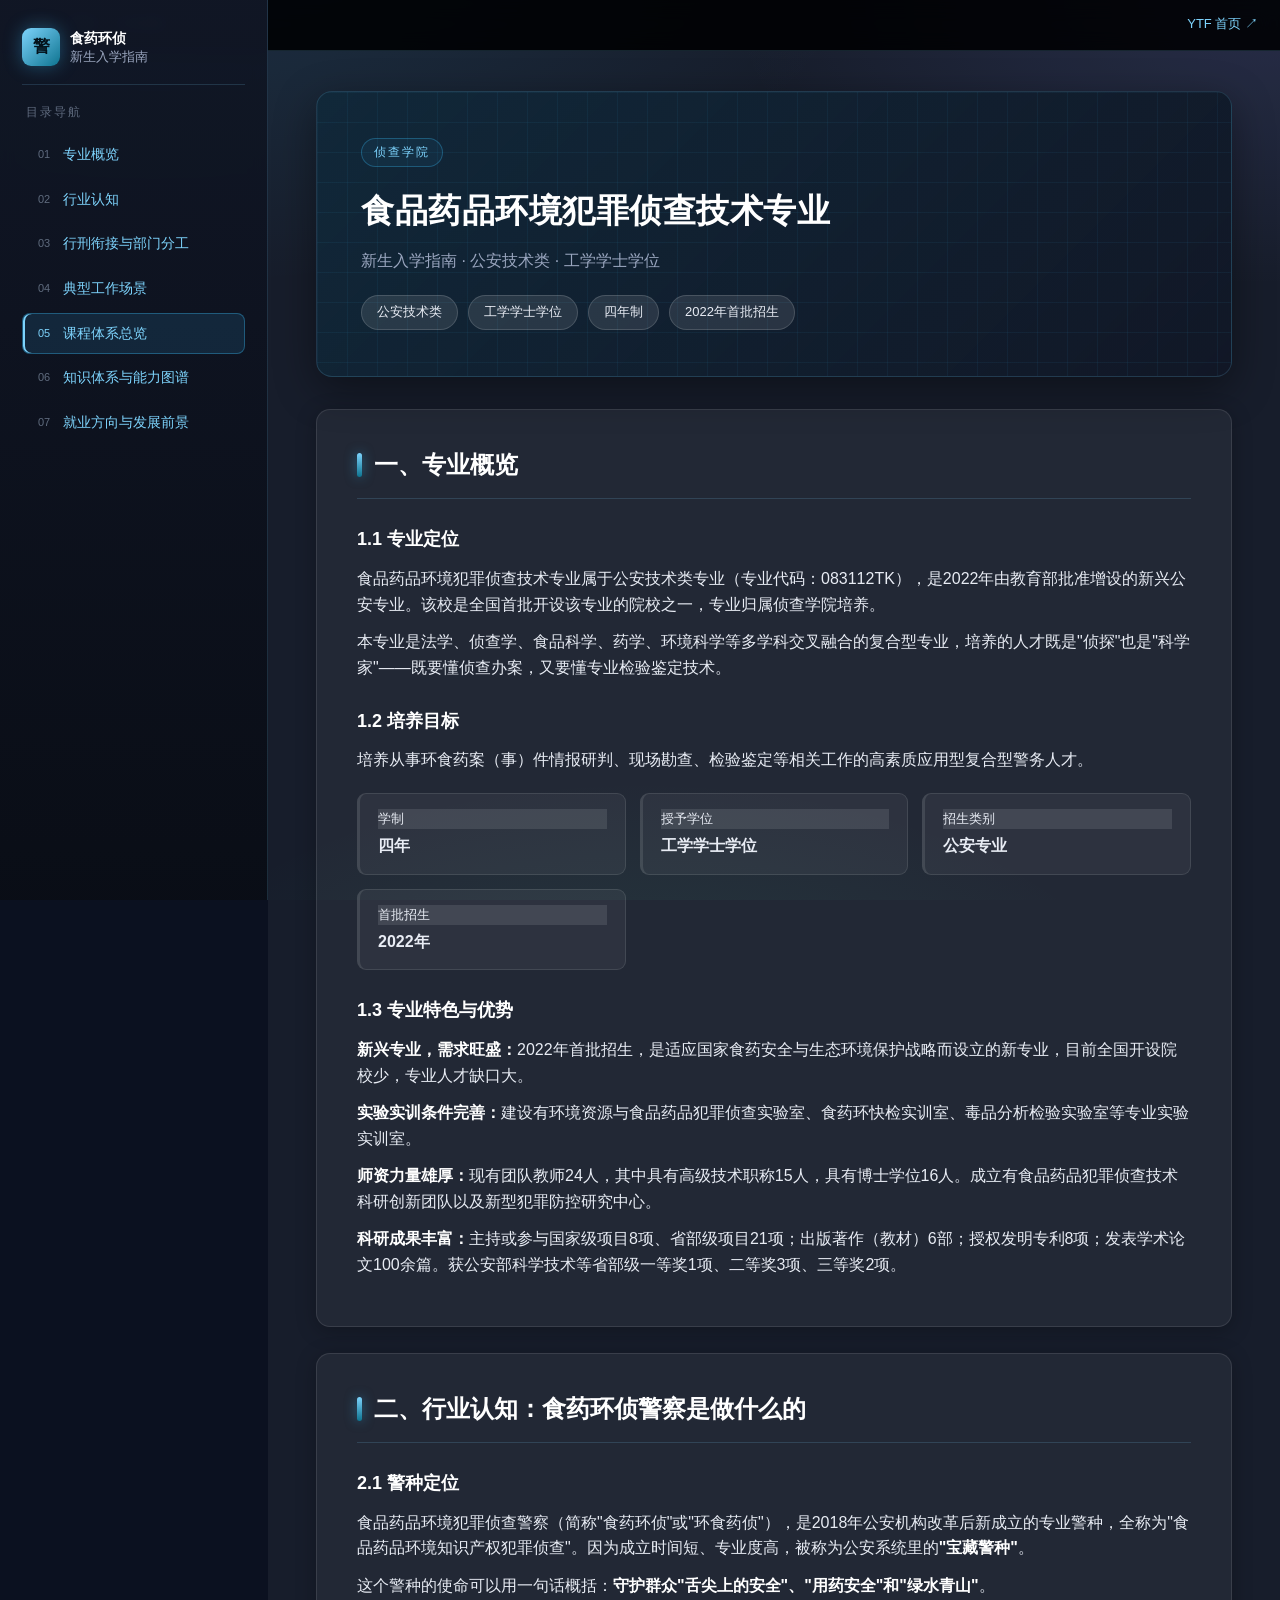
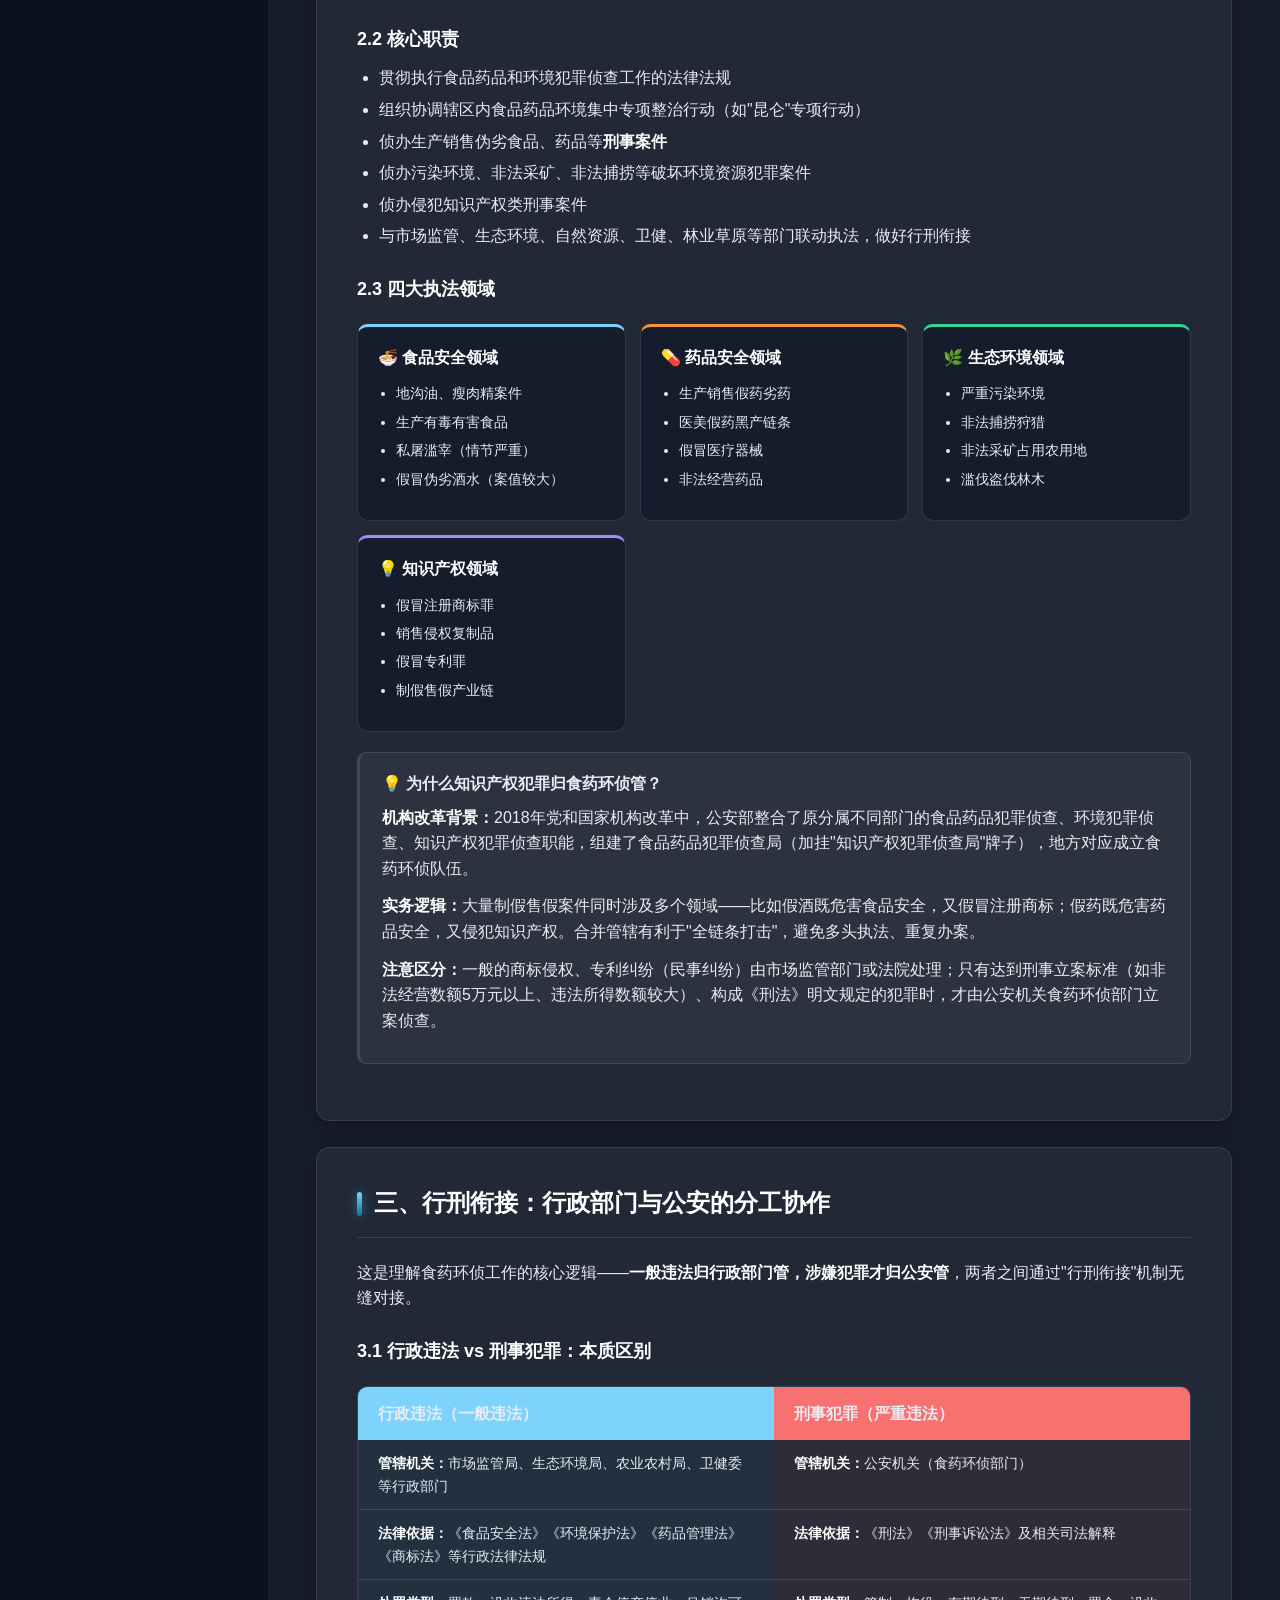
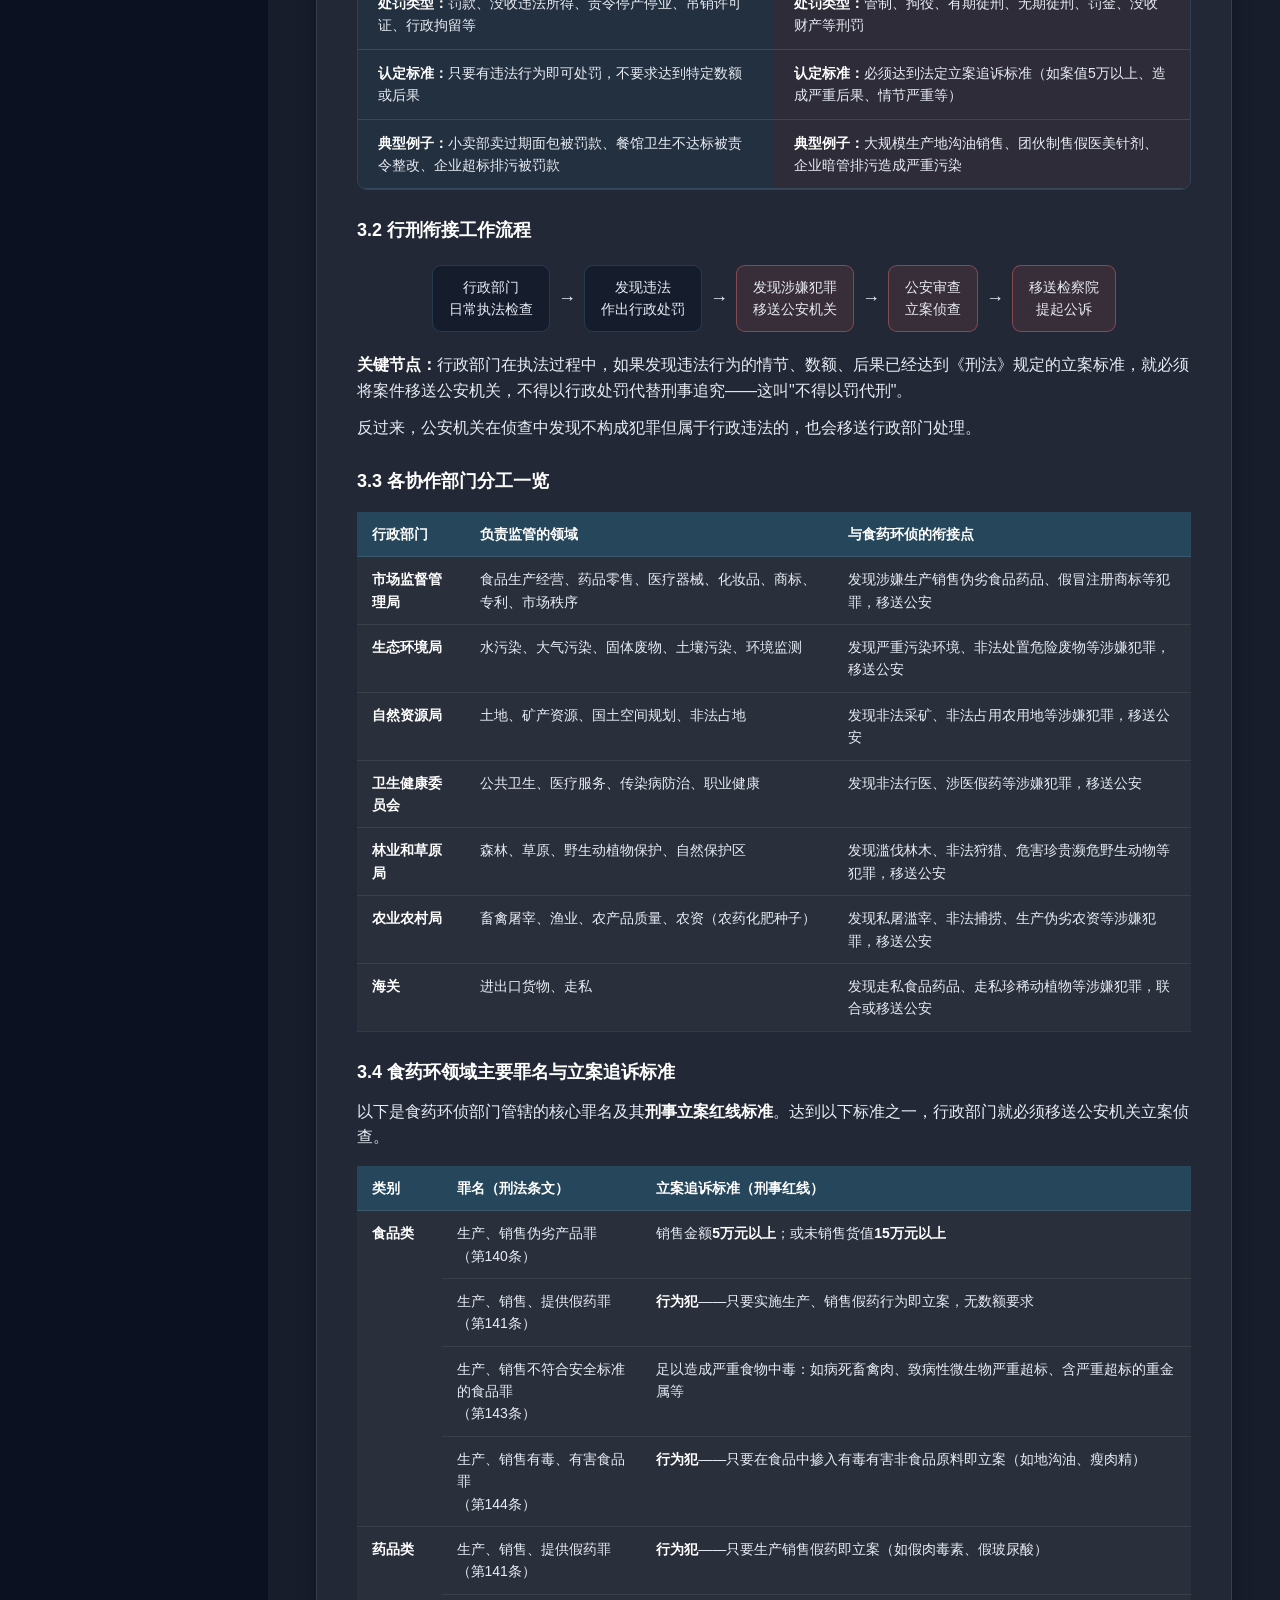
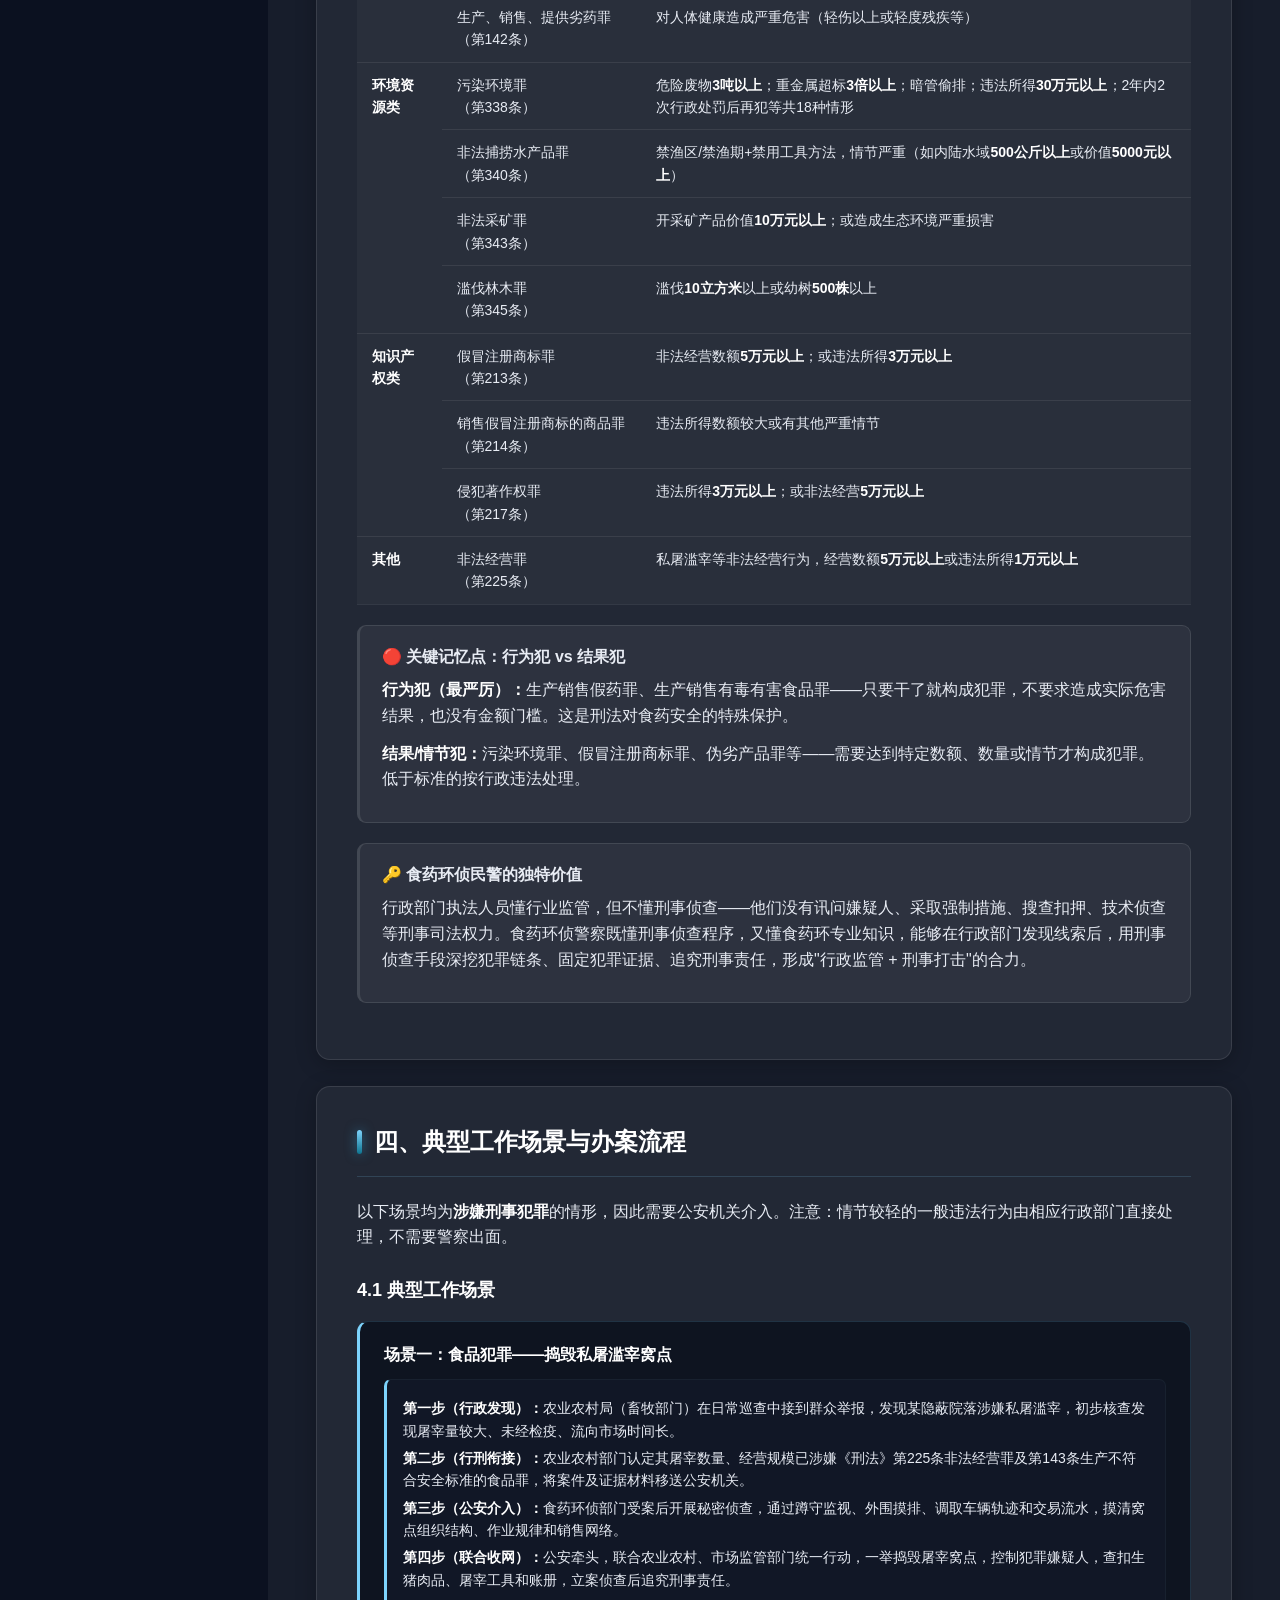
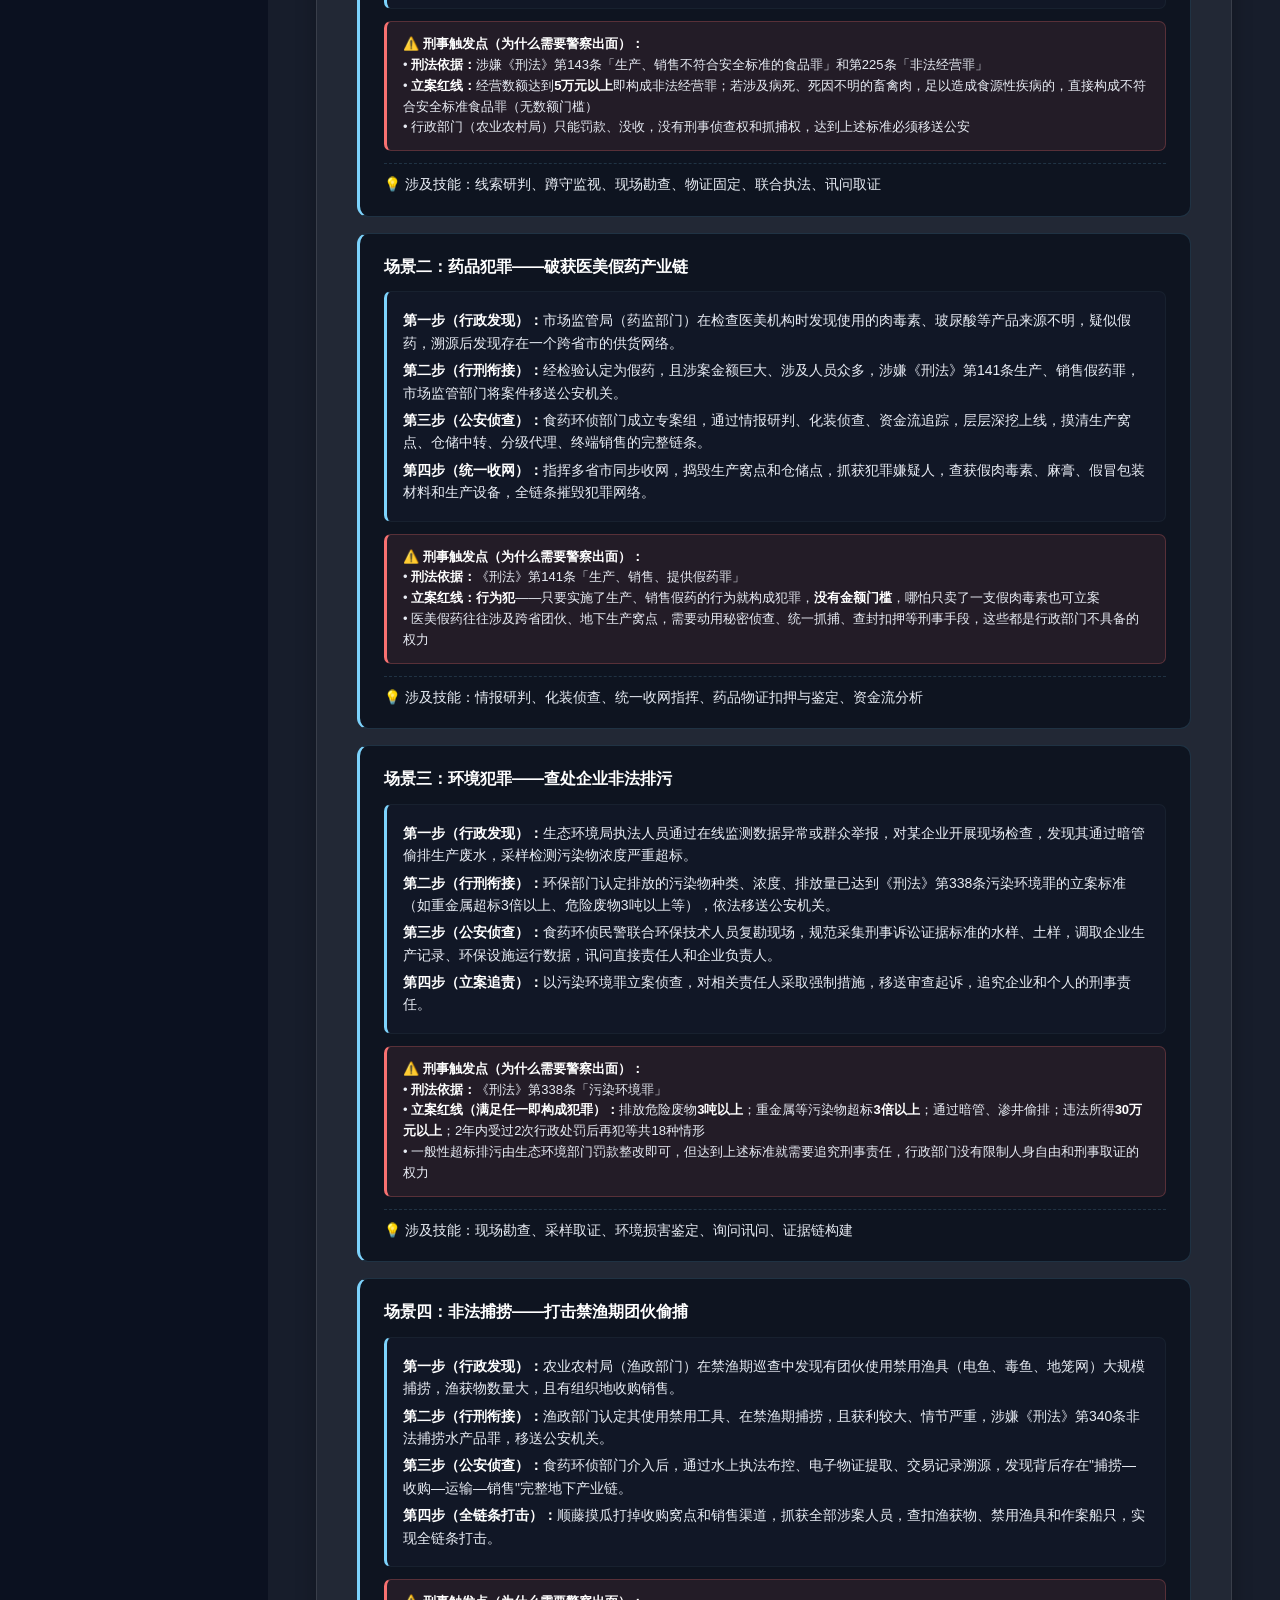
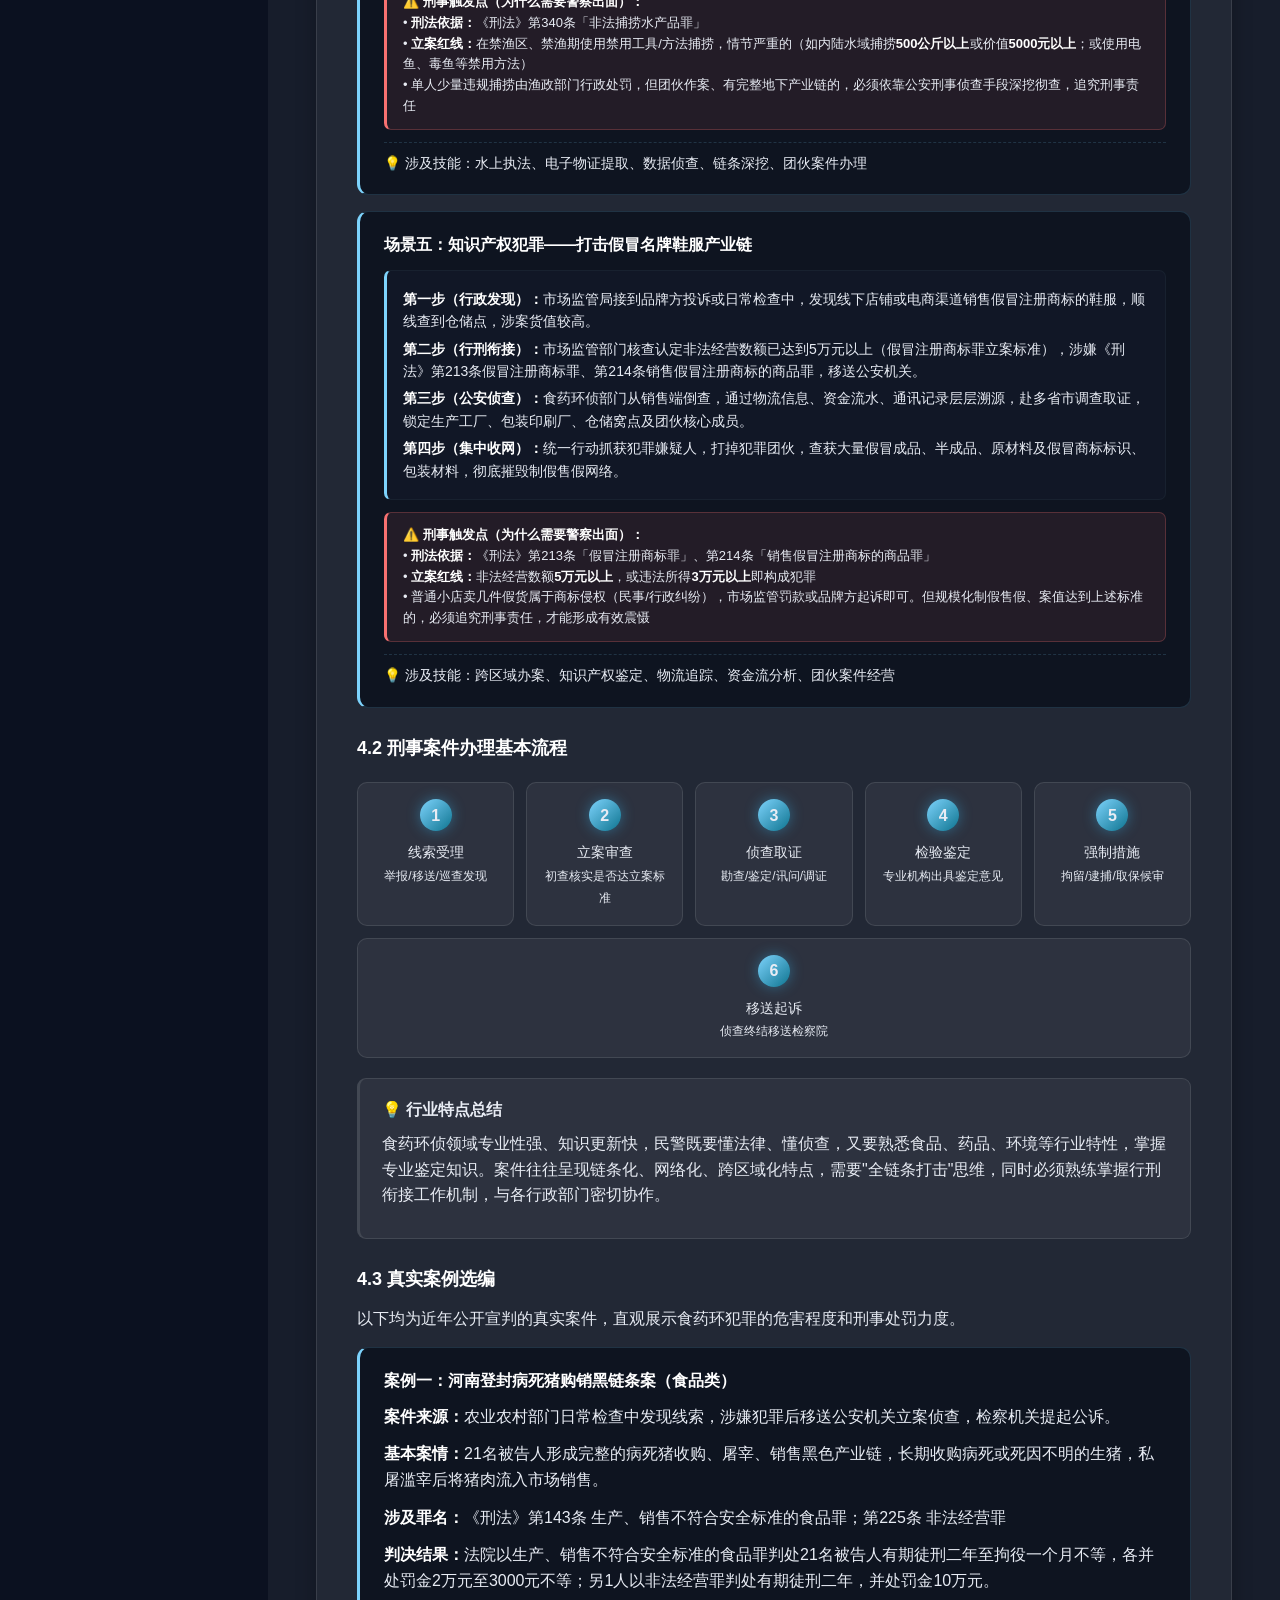
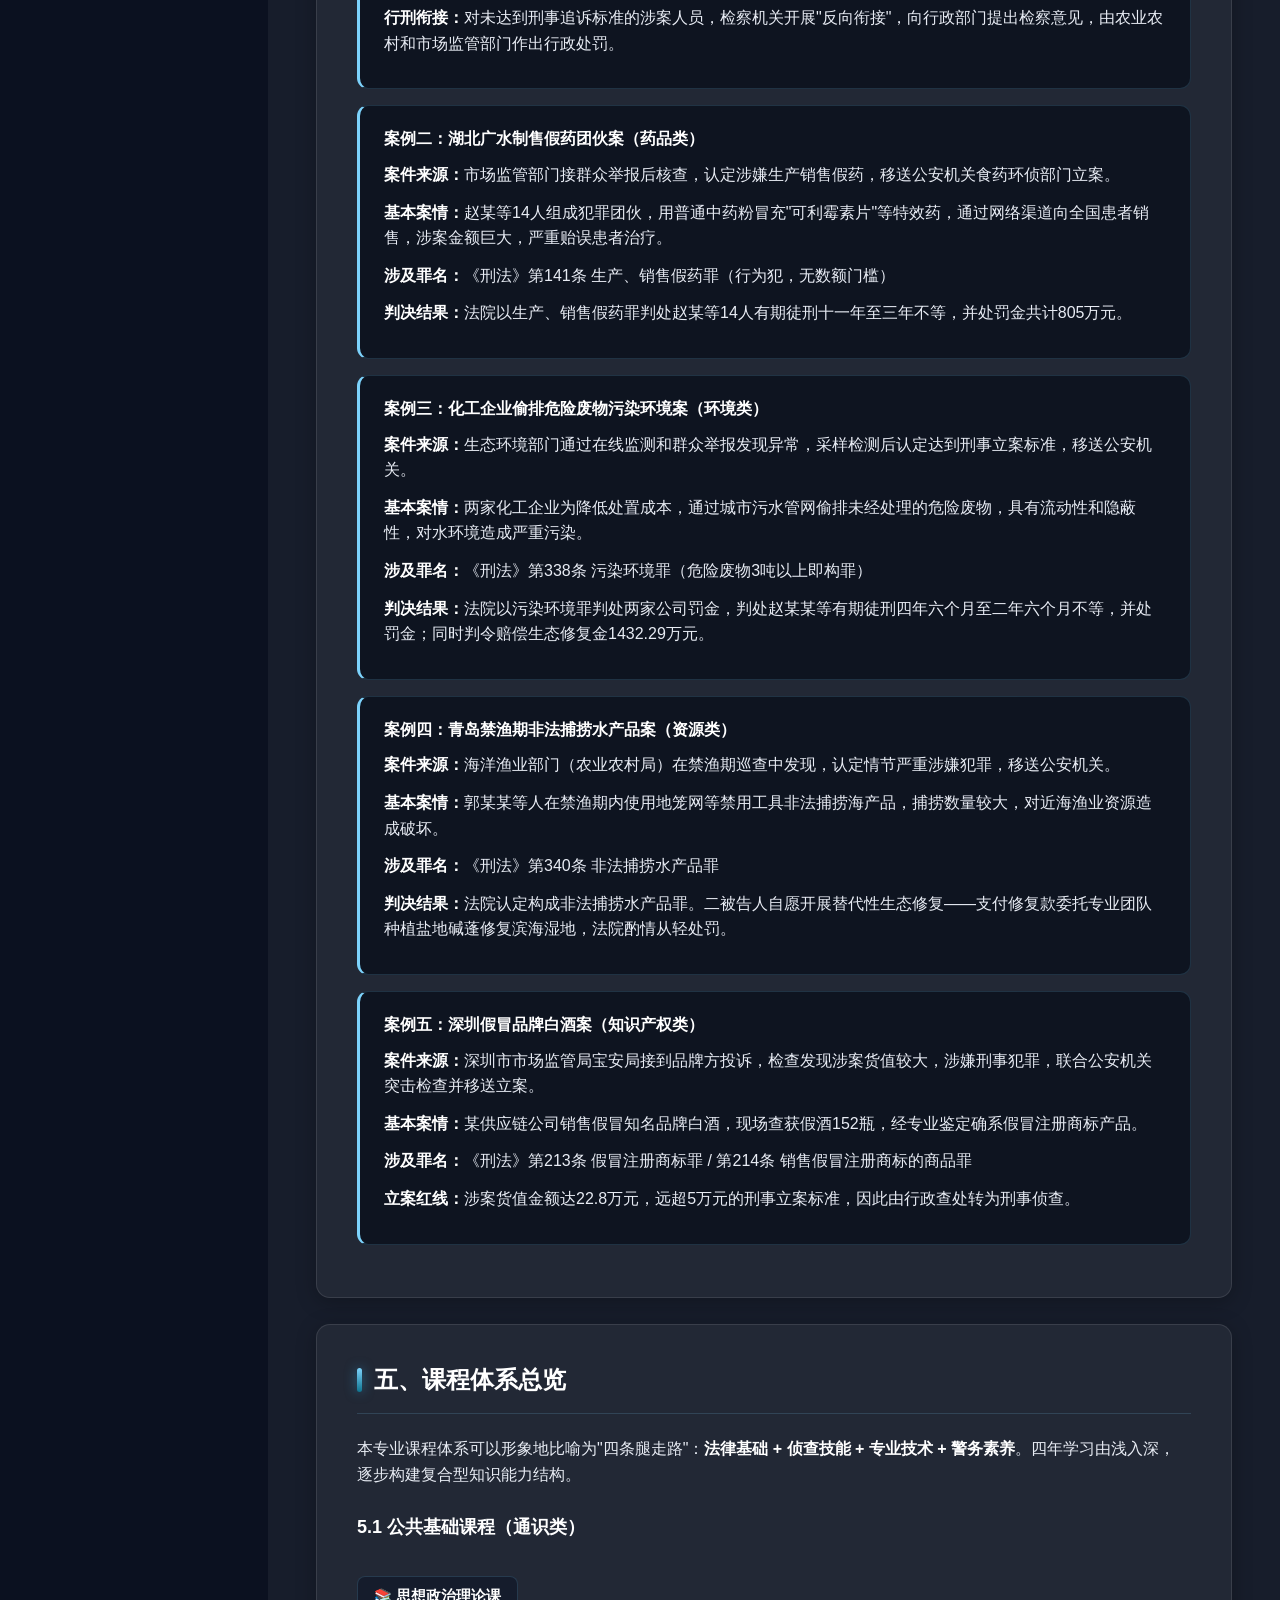
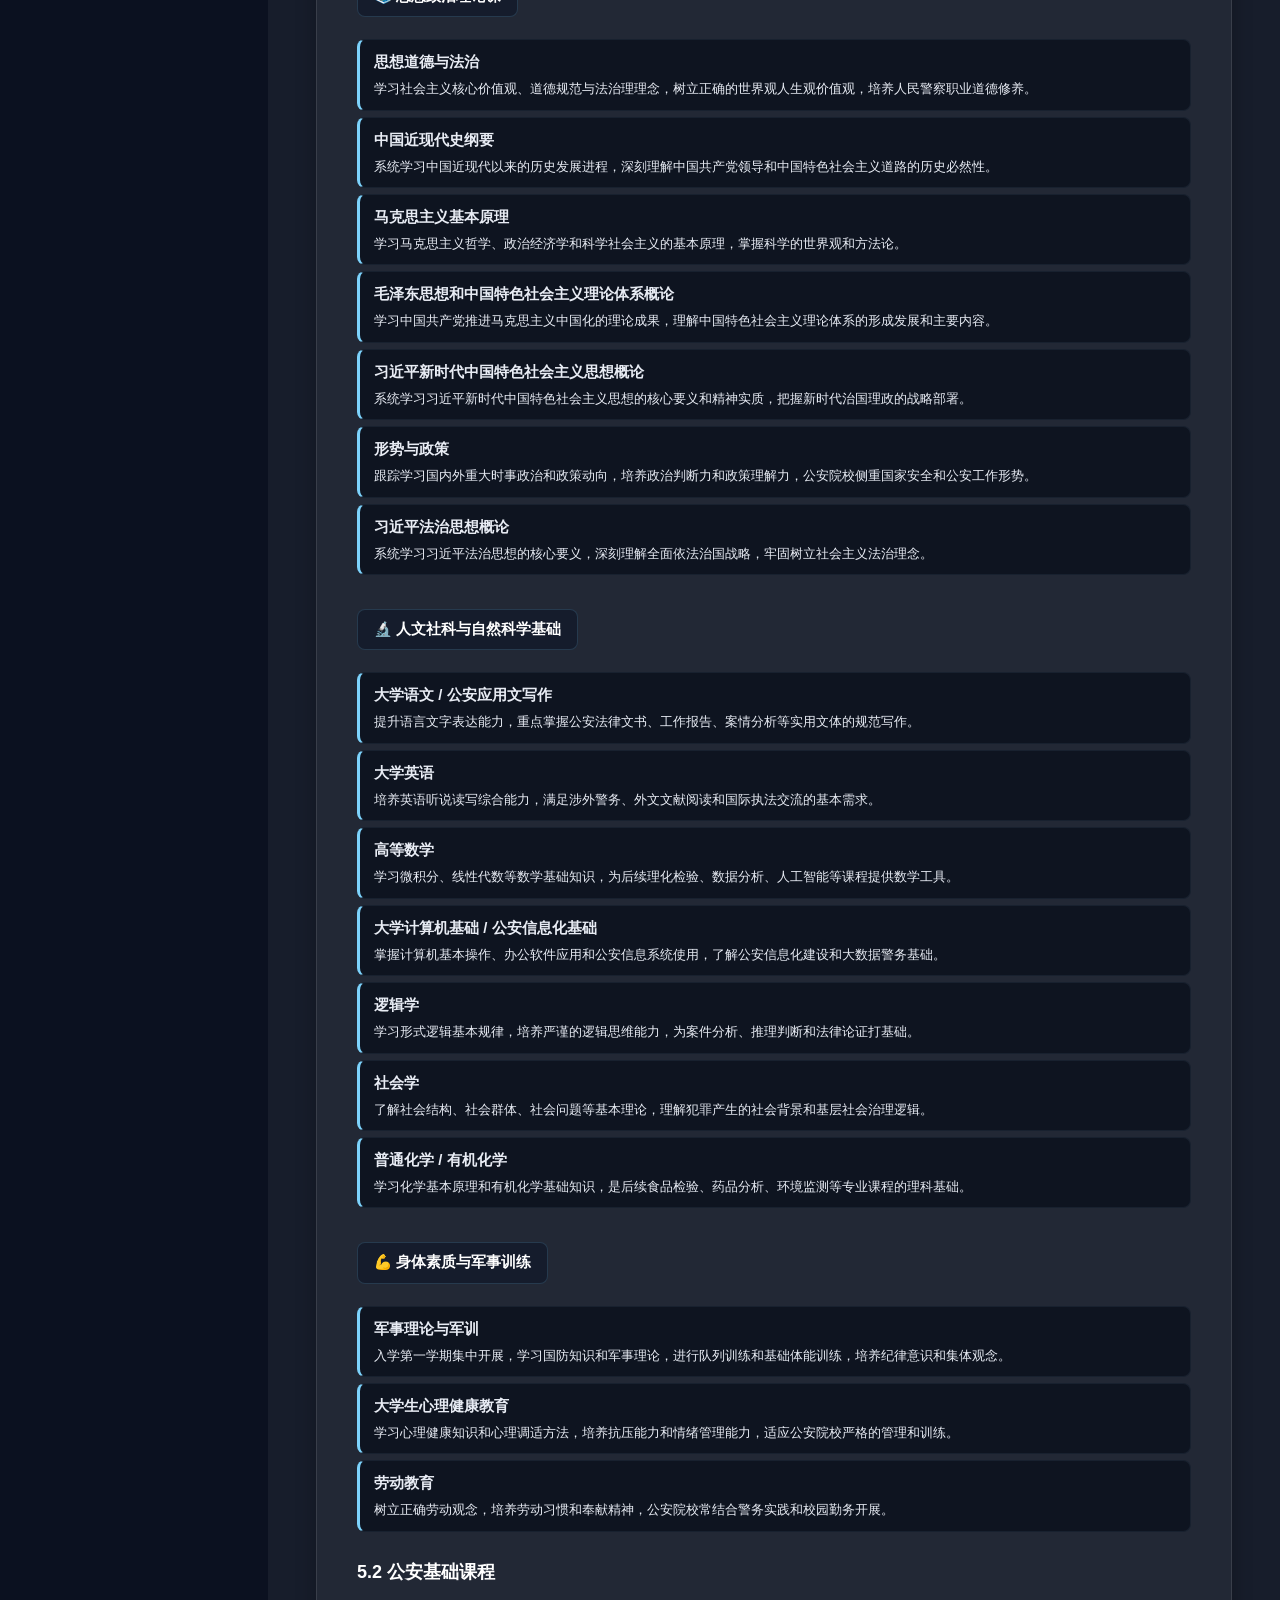
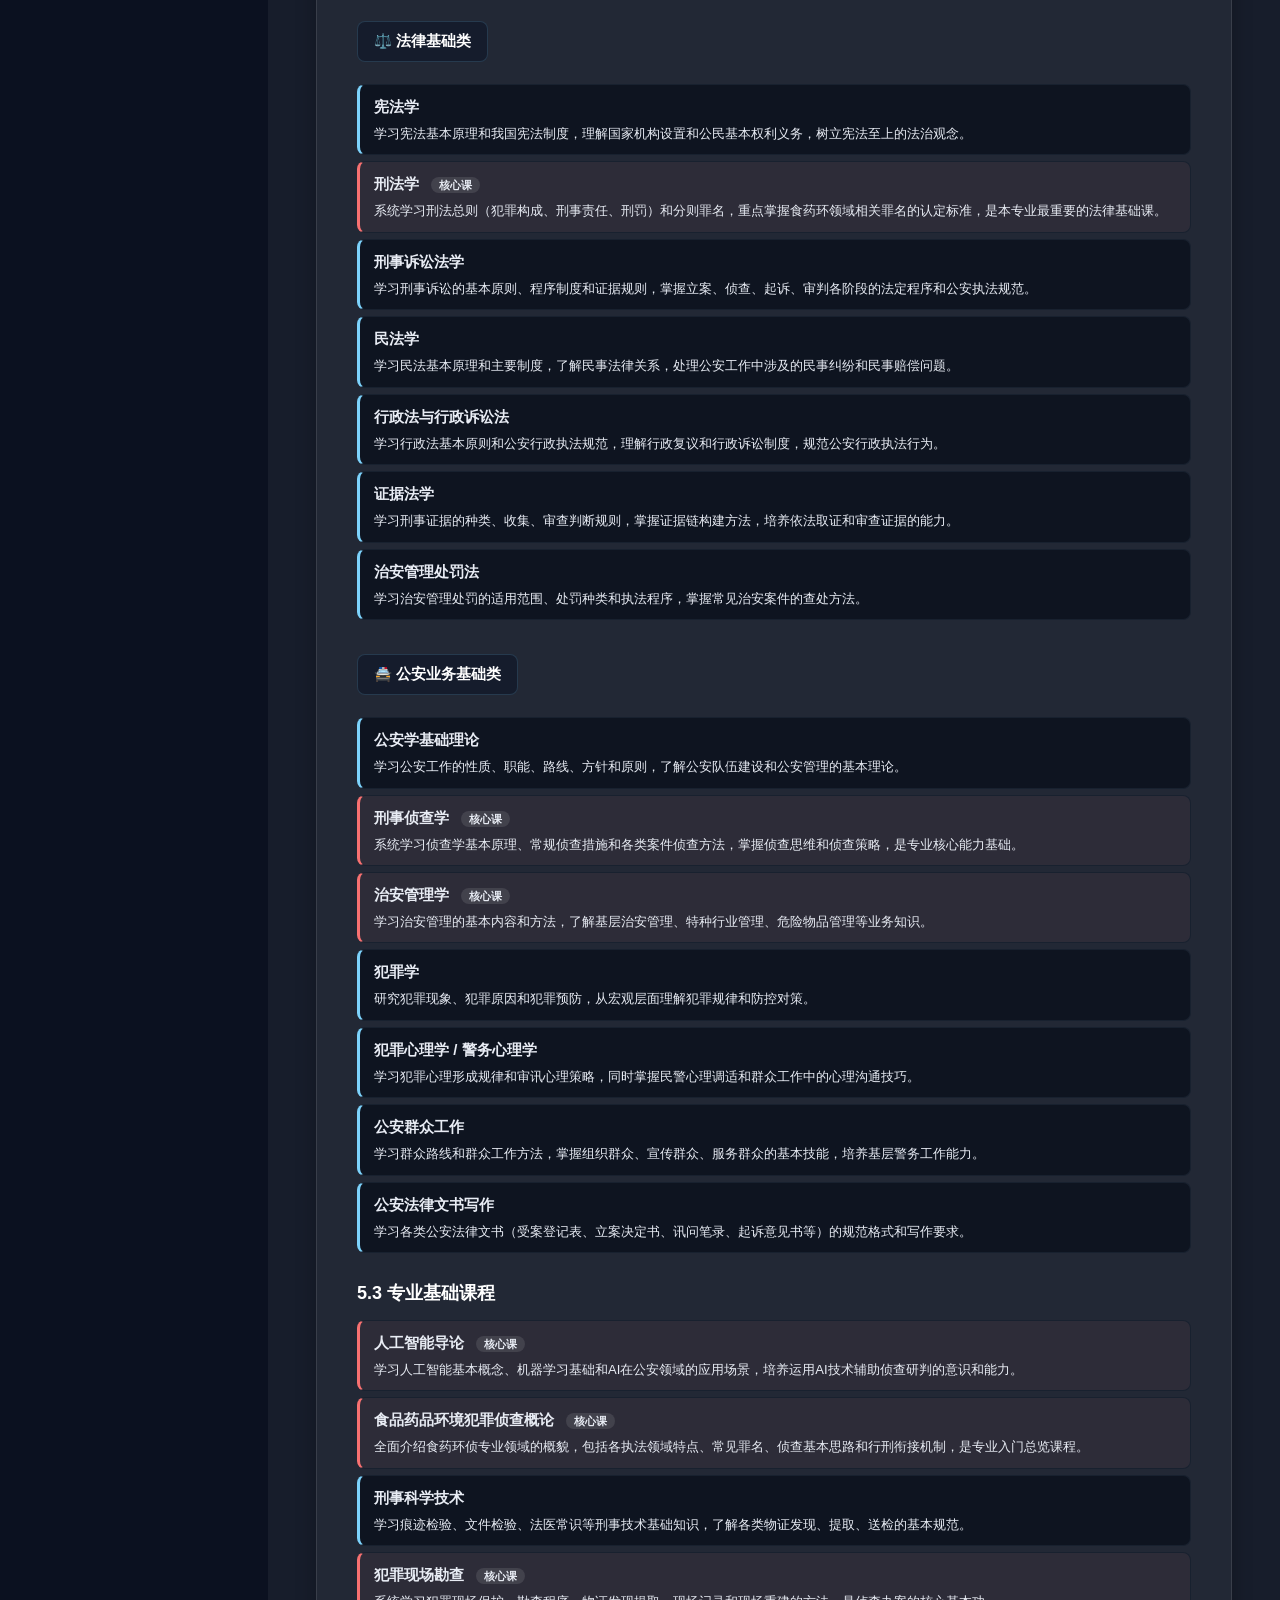
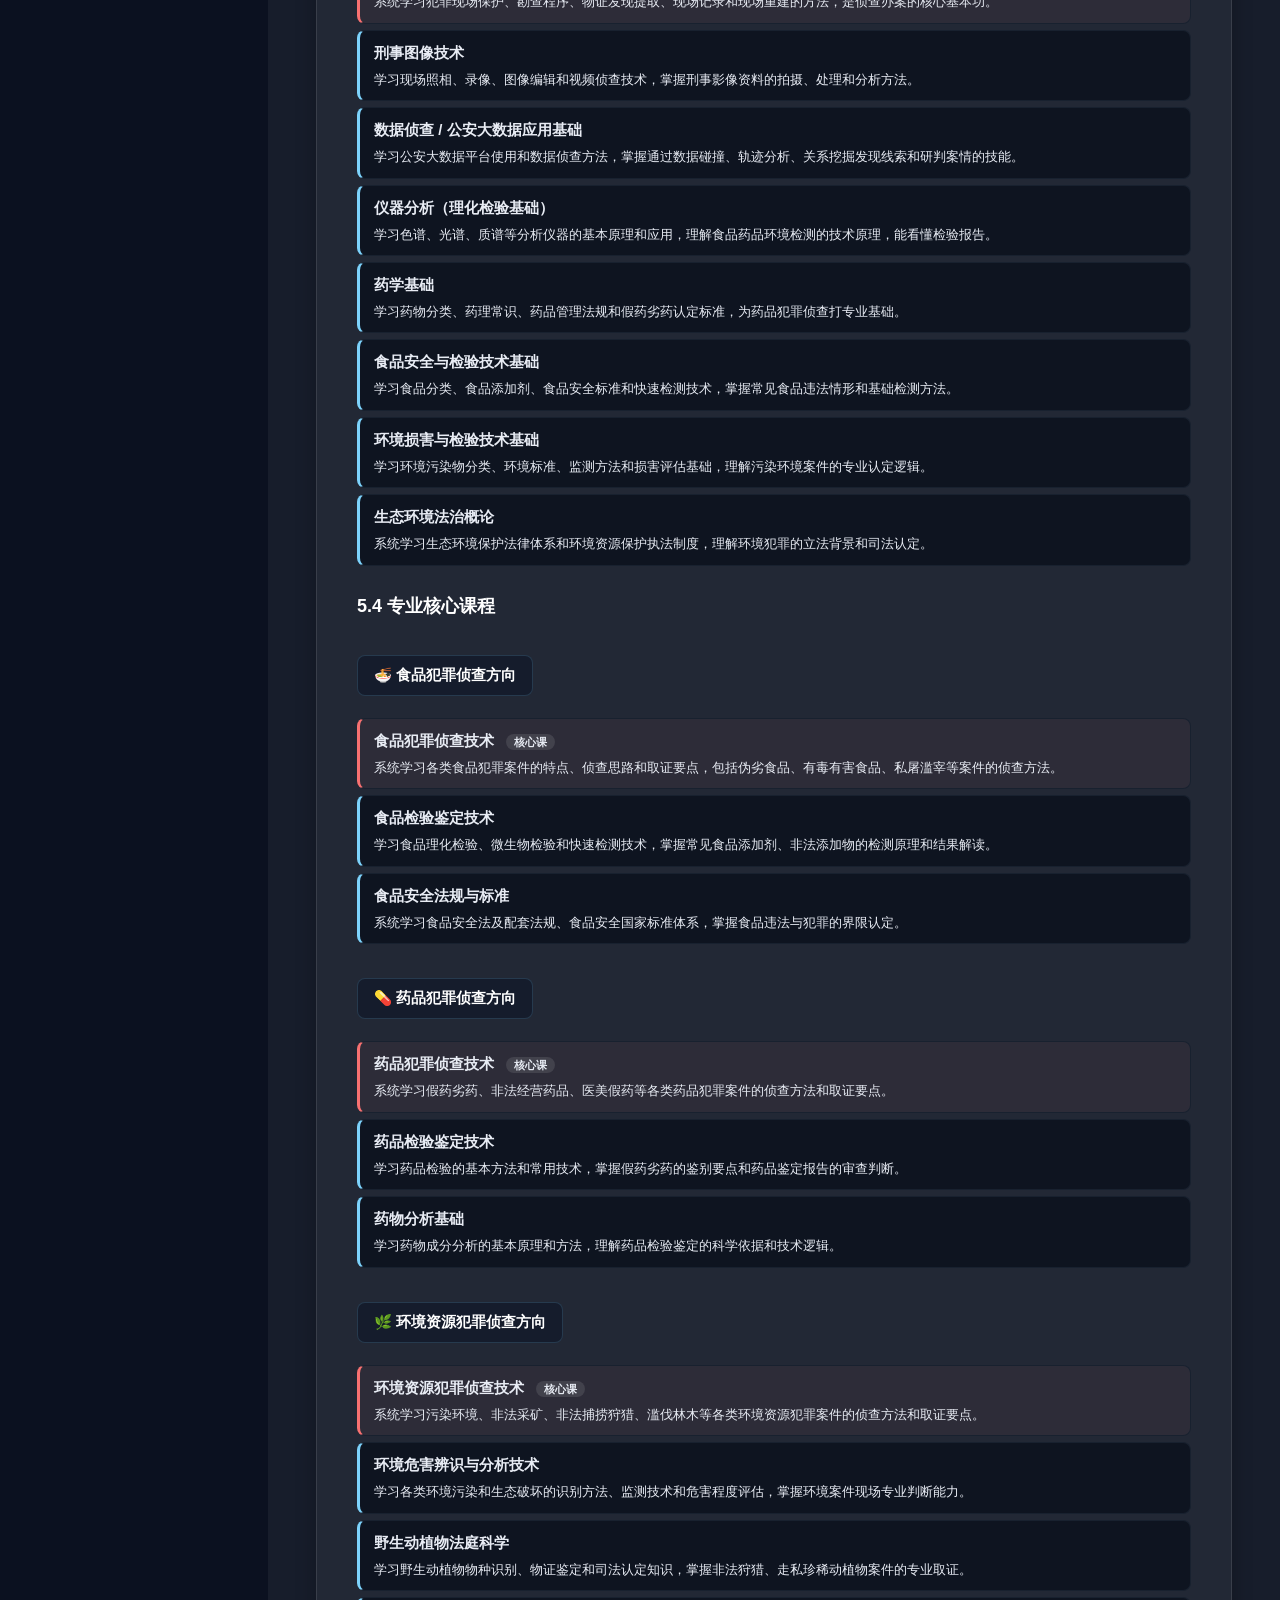
<file: sections/kids/food-drug-env/index.html>
<!DOCTYPE html>
<html lang="zh-CN">
<head>
    <meta charset="UTF-8">
    <meta name="viewport" content="width=device-width, initial-scale=1.0">
    <title>食品药品环境犯罪侦查技术专业 - 新生入学指南</title>
    <style>
        :root {
            --bg: #0a0e16;
            --bg-grid: rgba(110, 170, 255, 0.055);
            --panel: #111726;
            --panel-2: #0e1420;
            --panel-3: #151c2c;
            --border: #1e2a3d;
            --border-soft: #18212f;
            --text: #d7e0ee;
            --text-dim: #8a98ad;
            --text-faint: #5f6b7e;
            --heading: #eaf1fb;
            --accent: #38bdf8;
            --accent-2: #22d3ee;
            --accent-deep: #0e7490;
            --warn: #f87171;
            --warn-bg: rgba(248, 113, 113, 0.09);
            --ok: #34d399;
            --ok-bg: rgba(52, 211, 153, 0.09);
            --amber: #fbbf24;
            --amber-bg: rgba(251, 191, 36, 0.09);
            --purple: #a78bfa;
            --orange: #fb923c;
            --sidebar-w: 268px;
        }

        * {
            margin: 0;
            padding: 0;
            box-sizing: border-box;
        }

        html {
            scroll-behavior: smooth;
        }

        body {
            font-family: -apple-system, BlinkMacSystemFont, "Segoe UI", "PingFang SC", "Hiragino Sans GB", "Microsoft YaHei", sans-serif;
            line-height: 1.85;
            color: var(--text);
            background-color: var(--bg);
            background-image:
                linear-gradient(var(--bg-grid) 1px, transparent 1px),
                linear-gradient(90deg, var(--bg-grid) 1px, transparent 1px);
            background-size: 44px 44px;
            background-attachment: fixed;
            min-height: 100vh;
            -webkit-font-smoothing: antialiased;
        }

        /* ===== 侧边导航 ===== */
        .sidebar {
            position: fixed;
            top: 0;
            left: 0;
            width: var(--sidebar-w);
            height: 100vh;
            background: linear-gradient(180deg, rgba(17, 23, 38, 0.96), rgba(10, 14, 22, 0.96));
            border-right: 1px solid var(--border);
            backdrop-filter: blur(8px);
            padding: 28px 22px;
            overflow-y: auto;
            z-index: 50;
        }

        .sidebar .brand {
            display: flex;
            align-items: center;
            gap: 10px;
            padding-bottom: 18px;
            margin-bottom: 18px;
            border-bottom: 1px solid var(--border);
        }

        .sidebar .brand .logo {
            width: 38px;
            height: 38px;
            flex-shrink: 0;
            border-radius: 9px;
            background: linear-gradient(135deg, var(--accent), var(--accent-deep));
            display: flex;
            align-items: center;
            justify-content: center;
            font-weight: 800;
            color: #04121b;
            font-size: 17px;
            box-shadow: 0 0 18px rgba(56, 189, 248, 0.35);
        }

        .sidebar .brand .brand-txt {
            font-size: 13px;
            line-height: 1.35;
            color: var(--text-dim);
        }

        .sidebar .brand .brand-txt strong {
            display: block;
            color: var(--heading);
            font-size: 14px;
            font-weight: 700;
        }

        .nav-title {
            font-size: 12px;
            letter-spacing: 2px;
            color: var(--text-faint);
            text-transform: uppercase;
            margin: 6px 4px 12px;
        }

        .nav-list {
            list-style: none;
        }

        .nav-list li {
            margin-bottom: 3px;
        }

        .nav-link {
            display: flex;
            align-items: center;
            gap: 10px;
            color: var(--text-dim);
            text-decoration: none;
            font-size: 13.5px;
            padding: 9px 12px;
            border-radius: 8px;
            border: 1px solid transparent;
            transition: all 0.18s ease;
            position: relative;
        }

        .nav-link .idx {
            font-size: 11px;
            color: var(--text-faint);
            font-variant-numeric: tabular-nums;
            width: 18px;
            text-align: center;
            flex-shrink: 0;
        }

        .nav-link:hover {
            background: rgba(56, 189, 248, 0.07);
            color: var(--text);
            border-color: var(--border);
        }

        .nav-link.active {
            background: rgba(56, 189, 248, 0.12);
            color: var(--accent);
            border-color: rgba(56, 189, 248, 0.35);
            box-shadow: inset 2px 0 0 var(--accent);
        }

        .nav-link.active .idx {
            color: var(--accent);
        }

        /* ===== 移动端顶部栏 ===== */
        .mobile-bar {
            display: none;
            position: sticky;
            top: 0;
            z-index: 60;
            background: rgba(10, 14, 22, 0.95);
            border-bottom: 1px solid var(--border);
            padding: 12px 16px;
            align-items: center;
            justify-content: space-between;
            backdrop-filter: blur(8px);
        }

        .mobile-bar .mb-title {
            font-size: 14px;
            font-weight: 700;
            color: var(--heading);
        }

        .mobile-bar .mb-toggle {
            background: var(--panel-3);
            border: 1px solid var(--border);
            color: var(--accent);
            border-radius: 8px;
            padding: 7px 14px;
            font-size: 13px;
            cursor: pointer;
        }

        .mobile-nav {
            display: none;
            background: var(--panel-2);
            border-bottom: 1px solid var(--border);
            padding: 10px 16px 16px;
        }

        .mobile-nav.open {
            display: block;
        }

        .mobile-nav a {
            display: block;
            color: var(--text-dim);
            text-decoration: none;
            font-size: 13.5px;
            padding: 9px 10px;
            border-radius: 7px;
        }

        .mobile-nav a:hover, .mobile-nav a.active {
            color: var(--accent);
            background: rgba(56, 189, 248, 0.08);
        }

        /* ===== 主内容 ===== */
        .content {
            margin-left: var(--sidebar-w);
            padding: 40px 48px 80px;
            max-width: 1100px;
        }

        .hero {
            position: relative;
            background:
                linear-gradient(135deg, rgba(14, 116, 144, 0.18) 0%, rgba(17, 23, 38, 0.6) 100%),
                var(--panel);
            border: 1px solid var(--border);
            border-radius: 16px;
            padding: 46px 44px;
            margin-bottom: 32px;
            overflow: hidden;
            box-shadow: 0 12px 40px rgba(0, 0, 0, 0.4);
        }

        .hero::before {
            content: "";
            position: absolute;
            inset: 0;
            background-image:
                linear-gradient(rgba(56, 189, 248, 0.06) 1px, transparent 1px),
                linear-gradient(90deg, rgba(56, 189, 248, 0.06) 1px, transparent 1px);
            background-size: 30px 30px;
            pointer-events: none;
        }

        .hero > * { position: relative; }

        .hero .eyebrow {
            display: inline-block;
            font-size: 12px;
            letter-spacing: 2px;
            color: var(--accent);
            border: 1px solid rgba(56, 189, 248, 0.3);
            padding: 4px 12px;
            border-radius: 20px;
            margin-bottom: 18px;
            background: rgba(56, 189, 248, 0.06);
        }

        .hero h1 {
            font-size: 33px;
            font-weight: 800;
            color: var(--heading);
            margin-bottom: 10px;
            letter-spacing: 0.5px;
        }

        .hero .subtitle {
            font-size: 16px;
            color: var(--text-dim);
            margin-bottom: 22px;
        }

        .hero .badges {
            display: flex;
            gap: 10px;
            flex-wrap: wrap;
        }

        .badge {
            background: rgba(56, 189, 248, 0.1);
            border: 1px solid rgba(56, 189, 248, 0.22);
            color: var(--accent-2);
            padding: 6px 15px;
            border-radius: 20px;
            font-size: 13px;
        }

        .section {
            background: var(--panel);
            border: 1px solid var(--border);
            border-radius: 14px;
            padding: 36px 40px;
            margin-bottom: 26px;
            scroll-margin-top: 24px;
            box-shadow: 0 4px 20px rgba(0, 0, 0, 0.25);
        }

        .section h2 {
            font-size: 24px;
            color: var(--heading);
            margin-bottom: 22px;
            padding-bottom: 14px;
            border-bottom: 1px solid var(--border);
            display: flex;
            align-items: center;
            gap: 12px;
        }

        .section h2::before {
            content: "";
            width: 5px;
            height: 24px;
            border-radius: 3px;
            background: linear-gradient(180deg, var(--accent), var(--accent-deep));
            box-shadow: 0 0 12px rgba(56, 189, 248, 0.5);
            flex-shrink: 0;
        }

        .section h3 {
            font-size: 18px;
            color: var(--accent-2);
            margin: 26px 0 12px;
            font-weight: 700;
        }

        .section h4 {
            font-size: 16px;
            color: #cdd8e8;
            margin: 18px 0 10px;
            font-weight: 600;
        }

        .section p {
            margin-bottom: 12px;
            color: var(--text);
        }

        .section ul, .section ol {
            margin: 12px 0 12px 22px;
            color: var(--text);
        }

        .section li {
            margin-bottom: 6px;
        }

        .section strong { color: #eef3fa; font-weight: 600; }

        /* ===== 信息卡片 ===== */
        .info-grid {
            display: grid;
            grid-template-columns: repeat(auto-fit, minmax(200px, 1fr));
            gap: 14px;
            margin: 20px 0;
        }

        .info-card {
            background: var(--panel-3);
            border: 1px solid var(--border);
            border-left: 3px solid var(--accent);
            padding: 15px 18px;
            border-radius: 9px;
        }

        .info-card .label {
            font-size: 12.5px;
            color: var(--text-faint);
            margin-bottom: 4px;
        }

        .info-card .value {
            font-size: 16px;
            font-weight: 600;
            color: var(--heading);
        }

        /* ===== 领域卡片 ===== */
        .domain-grid {
            display: grid;
            grid-template-columns: repeat(auto-fit, minmax(210px, 1fr));
            gap: 14px;
            margin: 20px 0;
        }

        .domain-card {
            background: var(--panel-3);
            padding: 18px 20px;
            border-radius: 11px;
            border: 1px solid var(--border);
            border-top: 3px solid var(--accent);
        }

        .domain-card.green { border-top-color: var(--ok); }
        .domain-card.orange { border-top-color: var(--orange); }
        .domain-card.purple { border-top-color: var(--purple); }

        .domain-card h4 {
            color: var(--heading);
            margin-top: 0;
            margin-bottom: 10px;
            font-size: 16px;
        }

        .domain-card ul {
            margin-left: 18px;
            font-size: 14px;
        }

        /* ===== 对比表 ===== */
        .compare-table {
            display: grid;
            grid-template-columns: 1fr 1fr;
            gap: 0;
            margin: 20px 0;
            border-radius: 10px;
            overflow: hidden;
            border: 1px solid var(--border);
        }

        .compare-header {
            padding: 14px 20px;
            font-weight: 700;
            color: #04121b;
        }

        .compare-header.admin { background: var(--accent); }
        .compare-header.criminal { background: var(--warn); }

        .compare-row { display: contents; }

        .compare-cell {
            padding: 12px 20px;
            border-bottom: 1px solid var(--border);
            font-size: 14px;
            color: var(--text);
        }

        .compare-cell.admin { background: rgba(56, 189, 248, 0.05); }
        .compare-cell.criminal { background: rgba(248, 113, 113, 0.05); }

        /* ===== 部门表 ===== */
        .dept-table {
            width: 100%;
            border-collapse: collapse;
            margin: 16px 0;
            font-size: 14px;
        }

        .dept-table th, .dept-table td {
            padding: 11px 15px;
            text-align: left;
            border-bottom: 1px solid var(--border);
            vertical-align: top;
        }

        .dept-table th {
            background: var(--panel-3);
            color: var(--accent-2);
            font-weight: 600;
            border-bottom: 1px solid var(--border);
        }

        .dept-table tbody tr:hover { background: rgba(56, 189, 248, 0.04); }
        .dept-table td strong { color: var(--heading); }

        /* ===== 流程箭头 ===== */
        .flow-arrow {
            display: flex;
            align-items: center;
            justify-content: center;
            gap: 8px;
            margin: 20px 0;
            flex-wrap: wrap;
        }

        .flow-node {
            background: var(--panel-3);
            border: 1px solid var(--border);
            padding: 11px 16px;
            border-radius: 9px;
            font-size: 13.5px;
            font-weight: 500;
            color: var(--text);
            text-align: center;
        }

        .flow-node.highlight {
            background: rgba(248, 113, 113, 0.1);
            border-color: rgba(248, 113, 113, 0.4);
            color: #fecaca;
        }

        .flow-arrow-icon { color: var(--text-faint); font-size: 18px; }

        /* ===== 场景 ===== */
        .scenario {
            background: var(--panel-2);
            border: 1px solid var(--border);
            border-left: 3px solid var(--accent);
            border-radius: 11px;
            padding: 20px 24px;
            margin: 16px 0;
        }

        .scenario h4 {
            color: var(--accent-2);
            margin-top: 0;
        }

        .scenario .chain {
            background: var(--panel);
            border: 1px solid var(--border-soft);
            border-left: 3px solid var(--accent);
            border-radius: 7px;
            padding: 12px 16px;
            margin: 12px 0;
            font-size: 14px;
        }

        .scenario .chain .step { margin: 5px 0; }
        .scenario .chain .step strong { color: var(--accent); }

        .scenario .trigger {
            background: var(--warn-bg);
            border: 1px solid rgba(248, 113, 113, 0.25);
            border-left: 3px solid var(--warn);
            border-radius: 7px;
            padding: 12px 16px;
            margin: 12px 0;
            font-size: 13px;
            color: #fca5a5;
        }

        .scenario .skills {
            margin-top: 10px;
            padding-top: 10px;
            border-top: 1px dashed var(--border);
            font-size: 13.5px;
            color: var(--text-dim);
        }

        /* ===== 流程步骤 ===== */
        .flow-steps {
            display: flex;
            flex-wrap: wrap;
            gap: 12px;
            margin: 20px 0;
        }

        .flow-step {
            flex: 1;
            min-width: 140px;
            background: var(--panel-3);
            border: 1px solid var(--border);
            padding: 16px 14px;
            border-radius: 10px;
            text-align: center;
        }

        .flow-step .num {
            width: 32px;
            height: 32px;
            background: linear-gradient(135deg, var(--accent), var(--accent-deep));
            color: #04121b;
            border-radius: 50%;
            display: flex;
            align-items: center;
            justify-content: center;
            margin: 0 auto 10px;
            font-weight: 800;
            box-shadow: 0 0 14px rgba(56, 189, 248, 0.4);
        }

        .flow-step .text {
            font-size: 14px;
            color: var(--heading);
            font-weight: 500;
        }

        /* ===== 通用表 ===== */
        table {
            width: 100%;
            border-collapse: collapse;
            margin: 20px 0;
            font-size: 14px;
        }

        th, td {
            padding: 11px 15px;
            text-align: left;
            border-bottom: 1px solid var(--border);
            vertical-align: top;
        }

        th {
            background: var(--panel-3);
            color: var(--accent-2);
            font-weight: 600;
        }

        tbody tr:hover { background: rgba(56, 189, 248, 0.04); }

        /* ===== Callout ===== */
        .callout {
            background: rgba(56, 189, 248, 0.06);
            border: 1px solid rgba(56, 189, 248, 0.22);
            border-left: 3px solid var(--accent);
            padding: 18px 22px;
            border-radius: 9px;
            margin: 20px 0;
        }

        .callout.green {
            background: var(--ok-bg);
            border-color: rgba(52, 211, 153, 0.25);
            border-left-color: var(--ok);
        }

        .callout.yellow {
            background: var(--amber-bg);
            border-color: rgba(251, 191, 36, 0.25);
            border-left-color: var(--amber);
        }

        .callout .title {
            font-weight: 600;
            color: var(--accent-2);
            margin-bottom: 8px;
        }

        .callout.green .title { color: var(--ok); }
        .callout.yellow .title { color: var(--amber); }

        /* ===== 课程 ===== */
        .course-list { margin: 12px 0; }

        .course-item {
            padding: 10px 14px;
            margin: 6px 0;
            background: var(--panel-2);
            border: 1px solid var(--border-soft);
            border-left: 3px solid var(--accent);
            border-radius: 8px;
        }

        .course-item.core {
            border-left-color: var(--warn);
            background: rgba(248, 113, 113, 0.05);
        }

        .course-item .course-name {
            font-weight: 600;
            color: #e6eefa;
            font-size: 15px;
        }

        .course-item .course-name .tag {
            font-size: 11px;
            background: var(--warn);
            color: #1a0606;
            padding: 2px 8px;
            border-radius: 10px;
            margin-left: 8px;
            font-weight: 700;
        }

        .course-item .course-desc {
            font-size: 13px;
            color: var(--text-dim);
            margin-top: 4px;
            line-height: 1.65;
        }

        .course-category { margin: 16px 0; }

        .course-category h4 {
            color: var(--accent-2);
            background: var(--panel-3);
            border: 1px solid var(--border);
            padding: 8px 16px;
            border-radius: 8px;
            display: inline-block;
            margin-bottom: 10px;
            font-size: 14.5px;
        }

        /* ===== 能力列表 ===== */
        .ability-list {
            display: grid;
            gap: 12px;
            margin: 16px 0;
        }

        .ability-item {
            display: flex;
            gap: 12px;
            align-items: flex-start;
            background: var(--panel-2);
            border: 1px solid var(--border-soft);
            border-radius: 9px;
            padding: 14px 16px;
        }

        .ability-num {
            width: 28px;
            height: 28px;
            background: linear-gradient(135deg, var(--accent), var(--accent-deep));
            color: #04121b;
            border-radius: 50%;
            display: flex;
            align-items: center;
            justify-content: center;
            font-size: 14px;
            font-weight: 800;
            flex-shrink: 0;
            box-shadow: 0 0 12px rgba(56, 189, 248, 0.4);
        }

        .ability-text { color: var(--text); }
        .ability-text strong { color: var(--heading); }

        /* ===== 页脚 ===== */
        .footer {
            text-align: center;
            padding: 30px 20px 10px;
            color: var(--text-faint);
            font-size: 13px;
            border-top: 1px solid var(--border);
            margin-top: 20px;
        }

        /* ===== 返回顶部 ===== */
        .to-top {
            position: fixed;
            right: 28px;
            bottom: 28px;
            width: 46px;
            height: 46px;
            border-radius: 12px;
            background: linear-gradient(135deg, var(--accent), var(--accent-deep));
            color: #04121b;
            border: none;
            cursor: pointer;
            font-size: 20px;
            font-weight: 700;
            box-shadow: 0 6px 22px rgba(56, 189, 248, 0.4);
            opacity: 0;
            visibility: hidden;
            transition: all 0.25s ease;
            z-index: 70;
        }

        .to-top.show {
            opacity: 1;
            visibility: visible;
        }

        .to-top:hover { transform: translateY(-3px); }

        /* ===== 响应式 ===== */
        @media (max-width: 920px) {
            .sidebar { display: none; }
            .content { margin-left: 0; padding: 0 0 70px; }
            .mobile-bar { display: flex; }
            .hero { border-radius: 0; margin-bottom: 20px; padding: 34px 22px; }
            .hero h1 { font-size: 25px; }
            .section { border-radius: 0; border-left: none; border-right: none; padding: 26px 20px; margin-bottom: 0; }
            .section h2 { font-size: 20px; }
            .compare-table { grid-template-columns: 1fr; }
        }
    </style>
<link rel="stylesheet" href="../../../assets/theme.css">
    <link rel="stylesheet" href="../../../assets/force-dark.css">
    <link rel="stylesheet" href="../../../assets/site.css">
</head>
<body>
    <!-- 移动端顶部栏 -->
    <div class="mobile-bar">
        <span class="mb-title">食药环侦 · 新生指南</span>
        <button class="mb-toggle" id="mbToggle">目录 ☰</button>
    </div>
    <div class="mobile-nav" id="mobileNav">
        <a href="#top">· 返回顶部</a>
        <a href="#section1">一、专业概览</a>
        <a href="#section2">二、行业认知</a>
        <a href="#section2-4">三、行刑衔接与部门分工</a>
        <a href="#section3">四、典型工作场景</a>
        <a href="#section4">五、课程体系总览</a>
        <a href="#section5">六、知识体系与能力图谱</a>
        <a href="#section6">七、就业方向与发展前景</a>
    </div>

    <!-- 侧边导航 -->
    <aside class="sidebar">
        <div class="brand">
            <div class="logo">警</div>
            <div class="brand-txt">
                <strong>食药环侦</strong>
                新生入学指南
            </div>
        </div>
        <div class="nav-title">目录导航</div>
        <ul class="nav-list" id="navList">
            <li><a class="nav-link" href="#section1"><span class="idx">01</span>专业概览</a></li>
            <li><a class="nav-link" href="#section2"><span class="idx">02</span>行业认知</a></li>
            <li><a class="nav-link" href="#section2-4"><span class="idx">03</span>行刑衔接与部门分工</a></li>
            <li><a class="nav-link" href="#section3"><span class="idx">04</span>典型工作场景</a></li>
            <li><a class="nav-link" href="#section4"><span class="idx">05</span>课程体系总览</a></li>
            <li><a class="nav-link" href="#section5"><span class="idx">06</span>知识体系与能力图谱</a></li>
            <li><a class="nav-link" href="#section6"><span class="idx">07</span>就业方向与发展前景</a></li>
        </ul>
    </aside>

    <!-- 主内容 -->
    <main class="content" id="top">
        <!-- 头部 -->
        <div class="hero">
            <span class="eyebrow">侦查学院</span>
            <h1>食品药品环境犯罪侦查技术专业</h1>
            <div class="subtitle">新生入学指南 · 公安技术类 · 工学学士学位</div>
            <div class="badges">
                <span class="badge">公安技术类</span>
                <span class="badge">工学学士学位</span>
                <span class="badge">四年制</span>
                <span class="badge">2022年首批招生</span>
            </div>
        </div>

        <!-- 第一部分 -->
        <div class="section" id="section1">
            <h2>一、专业概览</h2>

            <h3>1.1 专业定位</h3>
            <p>食品药品环境犯罪侦查技术专业属于公安技术类专业（专业代码：083112TK），是2022年由教育部批准增设的新兴公安专业。该校是全国首批开设该专业的院校之一，专业归属侦查学院培养。</p>
            <p>本专业是法学、侦查学、食品科学、药学、环境科学等多学科交叉融合的复合型专业，培养的人才既是"侦探"也是"科学家"——既要懂侦查办案，又要懂专业检验鉴定技术。</p>

            <h3>1.2 培养目标</h3>
            <p>培养从事环食药案（事）件情报研判、现场勘查、检验鉴定等相关工作的高素质应用型复合型警务人才。</p>

            <div class="info-grid">
                <div class="info-card">
                    <div class="label">学制</div>
                    <div class="value">四年</div>
                </div>
                <div class="info-card">
                    <div class="label">授予学位</div>
                    <div class="value">工学学士学位</div>
                </div>
                <div class="info-card">
                    <div class="label">招生类别</div>
                    <div class="value">公安专业</div>
                </div>
                <div class="info-card">
                    <div class="label">首批招生</div>
                    <div class="value">2022年</div>
                </div>
            </div>

            <h3>1.3 专业特色与优势</h3>
            <p><strong>新兴专业，需求旺盛：</strong>2022年首批招生，是适应国家食药安全与生态环境保护战略而设立的新专业，目前全国开设院校少，专业人才缺口大。</p>
            <p><strong>实验实训条件完善：</strong>建设有环境资源与食品药品犯罪侦查实验室、食药环快检实训室、毒品分析检验实验室等专业实验实训室。</p>
            <p><strong>师资力量雄厚：</strong>现有团队教师24人，其中具有高级技术职称15人，具有博士学位16人。成立有食品药品犯罪侦查技术科研创新团队以及新型犯罪防控研究中心。</p>
            <p><strong>科研成果丰富：</strong>主持或参与国家级项目8项、省部级项目21项；出版著作（教材）6部；授权发明专利8项；发表学术论文100余篇。获公安部科学技术等省部级一等奖1项、二等奖3项、三等奖2项。</p>
        </div>

        <!-- 第二部分 -->
        <div class="section" id="section2">
            <h2>二、行业认知：食药环侦警察是做什么的</h2>

            <h3>2.1 警种定位</h3>
            <p>食品药品环境犯罪侦查警察（简称"食药环侦"或"环食药侦"），是2018年公安机构改革后新成立的专业警种，全称为"食品药品环境知识产权犯罪侦查"。因为成立时间短、专业度高，被称为公安系统里的<strong>"宝藏警种"</strong>。</p>
            <p>这个警种的使命可以用一句话概括：<strong>守护群众"舌尖上的安全"、"用药安全"和"绿水青山"</strong>。</p>

            <h3>2.2 核心职责</h3>
            <ul>
                <li>贯彻执行食品药品和环境犯罪侦查工作的法律法规</li>
                <li>组织协调辖区内食品药品环境集中专项整治行动（如"昆仑"专项行动）</li>
                <li>侦办生产销售伪劣食品、药品等<strong>刑事案件</strong></li>
                <li>侦办污染环境、非法采矿、非法捕捞等破坏环境资源犯罪案件</li>
                <li>侦办侵犯知识产权类刑事案件</li>
                <li>与市场监管、生态环境、自然资源、卫健、林业草原等部门联动执法，做好行刑衔接</li>
            </ul>

            <h3>2.3 四大执法领域</h3>
            <div class="domain-grid">
                <div class="domain-card">
                    <h4>🍜 食品安全领域</h4>
                    <ul>
                        <li>地沟油、瘦肉精案件</li>
                        <li>生产有毒有害食品</li>
                        <li>私屠滥宰（情节严重）</li>
                        <li>假冒伪劣酒水（案值较大）</li>
                    </ul>
                </div>
                <div class="domain-card orange">
                    <h4>💊 药品安全领域</h4>
                    <ul>
                        <li>生产销售假药劣药</li>
                        <li>医美假药黑产链条</li>
                        <li>假冒医疗器械</li>
                        <li>非法经营药品</li>
                    </ul>
                </div>
                <div class="domain-card green">
                    <h4>🌿 生态环境领域</h4>
                    <ul>
                        <li>严重污染环境</li>
                        <li>非法捕捞狩猎</li>
                        <li>非法采矿占用农用地</li>
                        <li>滥伐盗伐林木</li>
                    </ul>
                </div>
                <div class="domain-card purple">
                    <h4>💡 知识产权领域</h4>
                    <ul>
                        <li>假冒注册商标罪</li>
                        <li>销售侵权复制品</li>
                        <li>假冒专利罪</li>
                        <li>制假售假产业链</li>
                    </ul>
                </div>
            </div>

            <div class="callout yellow">
                <div class="title">💡 为什么知识产权犯罪归食药环侦管？</div>
                <p><strong>机构改革背景：</strong>2018年党和国家机构改革中，公安部整合了原分属不同部门的食品药品犯罪侦查、环境犯罪侦查、知识产权犯罪侦查职能，组建了食品药品犯罪侦查局（加挂"知识产权犯罪侦查局"牌子），地方对应成立食药环侦队伍。</p>
                <p><strong>实务逻辑：</strong>大量制假售假案件同时涉及多个领域——比如假酒既危害食品安全，又假冒注册商标；假药既危害药品安全，又侵犯知识产权。合并管辖有利于"全链条打击"，避免多头执法、重复办案。</p>
                <p><strong>注意区分：</strong>一般的商标侵权、专利纠纷（民事纠纷）由市场监管部门或法院处理；只有达到刑事立案标准（如非法经营数额5万元以上、违法所得数额较大）、构成《刑法》明文规定的犯罪时，才由公安机关食药环侦部门立案侦查。</p>
            </div>
        </div>

        <!-- 新增：行刑衔接部分 -->
        <div class="section" id="section2-4">
            <h2>三、行刑衔接：行政部门与公安的分工协作</h2>

            <p>这是理解食药环侦工作的核心逻辑——<strong>一般违法归行政部门管，涉嫌犯罪才归公安管</strong>，两者之间通过"行刑衔接"机制无缝对接。</p>

            <h3>3.1 行政违法 vs 刑事犯罪：本质区别</h3>

            <div class="compare-table">
                <div class="compare-header admin">行政违法（一般违法）</div>
                <div class="compare-header criminal">刑事犯罪（严重违法）</div>

                <div class="compare-cell admin"><strong>管辖机关：</strong>市场监管局、生态环境局、农业农村局、卫健委等行政部门</div>
                <div class="compare-cell criminal"><strong>管辖机关：</strong>公安机关（食药环侦部门）</div>

                <div class="compare-cell admin"><strong>法律依据：</strong>《食品安全法》《环境保护法》《药品管理法》《商标法》等行政法律法规</div>
                <div class="compare-cell criminal"><strong>法律依据：</strong>《刑法》《刑事诉讼法》及相关司法解释</div>

                <div class="compare-cell admin"><strong>处罚类型：</strong>罚款、没收违法所得、责令停产停业、吊销许可证、行政拘留等</div>
                <div class="compare-cell criminal"><strong>处罚类型：</strong>管制、拘役、有期徒刑、无期徒刑、罚金、没收财产等刑罚</div>

                <div class="compare-cell admin"><strong>认定标准：</strong>只要有违法行为即可处罚，不要求达到特定数额或后果</div>
                <div class="compare-cell criminal"><strong>认定标准：</strong>必须达到法定立案追诉标准（如案值5万以上、造成严重后果、情节严重等）</div>

                <div class="compare-cell admin"><strong>典型例子：</strong>小卖部卖过期面包被罚款、餐馆卫生不达标被责令整改、企业超标排污被罚款</div>
                <div class="compare-cell criminal"><strong>典型例子：</strong>大规模生产地沟油销售、团伙制售假医美针剂、企业暗管排污造成严重污染</div>
            </div>

            <h3>3.2 行刑衔接工作流程</h3>

            <div class="flow-arrow">
                <div class="flow-node">行政部门<br>日常执法检查</div>
                <div class="flow-arrow-icon">→</div>
                <div class="flow-node">发现违法<br>作出行政处罚</div>
                <div class="flow-arrow-icon">→</div>
                <div class="flow-node highlight">发现涉嫌犯罪<br>移送公安机关</div>
                <div class="flow-arrow-icon">→</div>
                <div class="flow-node highlight">公安审查<br>立案侦查</div>
                <div class="flow-arrow-icon">→</div>
                <div class="flow-node highlight">移送检察院<br>提起公诉</div>
            </div>

            <p><strong>关键节点：</strong>行政部门在执法过程中，如果发现违法行为的情节、数额、后果已经达到《刑法》规定的立案标准，就必须将案件移送公安机关，不得以行政处罚代替刑事追究——这叫"不得以罚代刑"。</p>
            <p>反过来，公安机关在侦查中发现不构成犯罪但属于行政违法的，也会移送行政部门处理。</p>

            <h3>3.3 各协作部门分工一览</h3>

            <table class="dept-table">
                <thead>
                    <tr>
                        <th>行政部门</th>
                        <th>负责监管的领域</th>
                        <th>与食药环侦的衔接点</th>
                    </tr>
                </thead>
                <tbody>
                    <tr>
                        <td><strong>市场监督管理局</strong></td>
                        <td>食品生产经营、药品零售、医疗器械、化妆品、商标、专利、市场秩序</td>
                        <td>发现涉嫌生产销售伪劣食品药品、假冒注册商标等犯罪，移送公安</td>
                    </tr>
                    <tr>
                        <td><strong>生态环境局</strong></td>
                        <td>水污染、大气污染、固体废物、土壤污染、环境监测</td>
                        <td>发现严重污染环境、非法处置危险废物等涉嫌犯罪，移送公安</td>
                    </tr>
                    <tr>
                        <td><strong>自然资源局</strong></td>
                        <td>土地、矿产资源、国土空间规划、非法占地</td>
                        <td>发现非法采矿、非法占用农用地等涉嫌犯罪，移送公安</td>
                    </tr>
                    <tr>
                        <td><strong>卫生健康委员会</strong></td>
                        <td>公共卫生、医疗服务、传染病防治、职业健康</td>
                        <td>发现非法行医、涉医假药等涉嫌犯罪，移送公安</td>
                    </tr>
                    <tr>
                        <td><strong>林业和草原局</strong></td>
                        <td>森林、草原、野生动植物保护、自然保护区</td>
                        <td>发现滥伐林木、非法狩猎、危害珍贵濒危野生动物等犯罪，移送公安</td>
                    </tr>
                    <tr>
                        <td><strong>农业农村局</strong></td>
                        <td>畜禽屠宰、渔业、农产品质量、农资（农药化肥种子）</td>
                        <td>发现私屠滥宰、非法捕捞、生产伪劣农资等涉嫌犯罪，移送公安</td>
                    </tr>
                    <tr>
                        <td><strong>海关</strong></td>
                        <td>进出口货物、走私</td>
                        <td>发现走私食品药品、走私珍稀动植物等涉嫌犯罪，联合或移送公安</td>
                    </tr>
                </tbody>
            </table>

            <h3>3.4 食药环领域主要罪名与立案追诉标准</h3>
            <p>以下是食药环侦部门管辖的核心罪名及其<strong>刑事立案红线标准</strong>。达到以下标准之一，行政部门就必须移送公安机关立案侦查。</p>

            <table class="dept-table">
                <thead>
                    <tr>
                        <th>类别</th>
                        <th>罪名（刑法条文）</th>
                        <th>立案追诉标准（刑事红线）</th>
                    </tr>
                </thead>
                <tbody>
                    <tr>
                        <td rowspan="4"><strong>食品类</strong></td>
                        <td>生产、销售伪劣产品罪<br>（第140条）</td>
                        <td>销售金额<strong>5万元以上</strong>；或未销售货值<strong>15万元以上</strong></td>
                    </tr>
                    <tr>
                        <td>生产、销售、提供假药罪<br>（第141条）</td>
                        <td><strong>行为犯</strong>——只要实施生产、销售假药行为即立案，无数额要求</td>
                    </tr>
                    <tr>
                        <td>生产、销售不符合安全标准的食品罪<br>（第143条）</td>
                        <td>足以造成严重食物中毒：如病死畜禽肉、致病性微生物严重超标、含严重超标的重金属等</td>
                    </tr>
                    <tr>
                        <td>生产、销售有毒、有害食品罪<br>（第144条）</td>
                        <td><strong>行为犯</strong>——只要在食品中掺入有毒有害非食品原料即立案（如地沟油、瘦肉精）</td>
                    </tr>
                    <tr>
                        <td rowspan="2"><strong>药品类</strong></td>
                        <td>生产、销售、提供假药罪<br>（第141条）</td>
                        <td><strong>行为犯</strong>——只要生产销售假药即立案（如假肉毒素、假玻尿酸）</td>
                    </tr>
                    <tr>
                        <td>生产、销售、提供劣药罪<br>（第142条）</td>
                        <td>对人体健康造成严重危害（轻伤以上或轻度残疾等）</td>
                    </tr>
                    <tr>
                        <td rowspan="4"><strong>环境资源类</strong></td>
                        <td>污染环境罪<br>（第338条）</td>
                        <td>危险废物<strong>3吨以上</strong>；重金属超标<strong>3倍以上</strong>；暗管偷排；违法所得<strong>30万元以上</strong>；2年内2次行政处罚后再犯等共18种情形</td>
                    </tr>
                    <tr>
                        <td>非法捕捞水产品罪<br>（第340条）</td>
                        <td>禁渔区/禁渔期+禁用工具方法，情节严重（如内陆水域<strong>500公斤以上</strong>或价值<strong>5000元以上</strong>）</td>
                    </tr>
                    <tr>
                        <td>非法采矿罪<br>（第343条）</td>
                        <td>开采矿产品价值<strong>10万元以上</strong>；或造成生态环境严重损害</td>
                    </tr>
                    <tr>
                        <td>滥伐林木罪<br>（第345条）</td>
                        <td>滥伐<strong>10立方米</strong>以上或幼树<strong>500株</strong>以上</td>
                    </tr>
                    <tr>
                        <td rowspan="3"><strong>知识产权类</strong></td>
                        <td>假冒注册商标罪<br>（第213条）</td>
                        <td>非法经营数额<strong>5万元以上</strong>；或违法所得<strong>3万元以上</strong></td>
                    </tr>
                    <tr>
                        <td>销售假冒注册商标的商品罪<br>（第214条）</td>
                        <td>违法所得数额较大或有其他严重情节</td>
                    </tr>
                    <tr>
                        <td>侵犯著作权罪<br>（第217条）</td>
                        <td>违法所得<strong>3万元以上</strong>；或非法经营<strong>5万元以上</strong></td>
                    </tr>
                    <tr>
                        <td><strong>其他</strong></td>
                        <td>非法经营罪<br>（第225条）</td>
                        <td>私屠滥宰等非法经营行为，经营数额<strong>5万元以上</strong>或违法所得<strong>1万元以上</strong></td>
                    </tr>
                </tbody>
            </table>

            <div class="callout yellow">
                <div class="title">🔴 关键记忆点：行为犯 vs 结果犯</div>
                <p><strong>行为犯（最严厉）：</strong>生产销售假药罪、生产销售有毒有害食品罪——只要干了就构成犯罪，不要求造成实际危害结果，也没有金额门槛。这是刑法对食药安全的特殊保护。</p>
                <p><strong>结果/情节犯：</strong>污染环境罪、假冒注册商标罪、伪劣产品罪等——需要达到特定数额、数量或情节才构成犯罪。低于标准的按行政违法处理。</p>
            </div>

            <div class="callout">
                <div class="title">🔑 食药环侦民警的独特价值</div>
                <p>行政部门执法人员懂行业监管，但不懂刑事侦查——他们没有讯问嫌疑人、采取强制措施、搜查扣押、技术侦查等刑事司法权力。食药环侦警察既懂刑事侦查程序，又懂食药环专业知识，能够在行政部门发现线索后，用刑事侦查手段深挖犯罪链条、固定犯罪证据、追究刑事责任，形成"行政监管 + 刑事打击"的合力。</p>
            </div>
        </div>

        <!-- 第三部分：场景 -->
        <div class="section" id="section3">
            <h2>四、典型工作场景与办案流程</h2>

            <p>以下场景均为<strong>涉嫌刑事犯罪</strong>的情形，因此需要公安机关介入。注意：情节较轻的一般违法行为由相应行政部门直接处理，不需要警察出面。</p>

            <h3>4.1 典型工作场景</h3>

            <div class="scenario">
                <h4>场景一：食品犯罪——捣毁私屠滥宰窝点</h4>

                <div class="chain">
                    <div class="step"><strong>第一步（行政发现）：</strong>农业农村局（畜牧部门）在日常巡查中接到群众举报，发现某隐蔽院落涉嫌私屠滥宰，初步核查发现屠宰量较大、未经检疫、流向市场时间长。</div>
                    <div class="step"><strong>第二步（行刑衔接）：</strong>农业农村部门认定其屠宰数量、经营规模已涉嫌《刑法》第225条非法经营罪及第143条生产不符合安全标准的食品罪，将案件及证据材料移送公安机关。</div>
                    <div class="step"><strong>第三步（公安介入）：</strong>食药环侦部门受案后开展秘密侦查，通过蹲守监视、外围摸排、调取车辆轨迹和交易流水，摸清窝点组织结构、作业规律和销售网络。</div>
                    <div class="step"><strong>第四步（联合收网）：</strong>公安牵头，联合农业农村、市场监管部门统一行动，一举捣毁屠宰窝点，控制犯罪嫌疑人，查扣生猪肉品、屠宰工具和账册，立案侦查后追究刑事责任。</div>
                </div>

                <div class="trigger">
                    ⚠️ <strong>刑事触发点（为什么需要警察出面）：</strong><br>
                    • <strong>刑法依据：</strong>涉嫌《刑法》第143条「生产、销售不符合安全标准的食品罪」和第225条「非法经营罪」<br>
                    • <strong>立案红线：</strong>经营数额达到<strong>5万元以上</strong>即构成非法经营罪；若涉及病死、死因不明的畜禽肉，足以造成食源性疾病的，直接构成不符合安全标准食品罪（无数额门槛）<br>
                    • 行政部门（农业农村局）只能罚款、没收，没有刑事侦查权和抓捕权，达到上述标准必须移送公安
                </div>

                <div class="skills">💡 涉及技能：线索研判、蹲守监视、现场勘查、物证固定、联合执法、讯问取证</div>
            </div>

            <div class="scenario">
                <h4>场景二：药品犯罪——破获医美假药产业链</h4>

                <div class="chain">
                    <div class="step"><strong>第一步（行政发现）：</strong>市场监管局（药监部门）在检查医美机构时发现使用的肉毒素、玻尿酸等产品来源不明，疑似假药，溯源后发现存在一个跨省市的供货网络。</div>
                    <div class="step"><strong>第二步（行刑衔接）：</strong>经检验认定为假药，且涉案金额巨大、涉及人员众多，涉嫌《刑法》第141条生产、销售假药罪，市场监管部门将案件移送公安机关。</div>
                    <div class="step"><strong>第三步（公安侦查）：</strong>食药环侦部门成立专案组，通过情报研判、化装侦查、资金流追踪，层层深挖上线，摸清生产窝点、仓储中转、分级代理、终端销售的完整链条。</div>
                    <div class="step"><strong>第四步（统一收网）：</strong>指挥多省市同步收网，捣毁生产窝点和仓储点，抓获犯罪嫌疑人，查获假肉毒素、麻膏、假冒包装材料和生产设备，全链条摧毁犯罪网络。</div>
                </div>

                <div class="trigger">
                    ⚠️ <strong>刑事触发点（为什么需要警察出面）：</strong><br>
                    • <strong>刑法依据：</strong>《刑法》第141条「生产、销售、提供假药罪」<br>
                    • <strong>立案红线：</strong><strong>行为犯</strong>——只要实施了生产、销售假药的行为就构成犯罪，<strong>没有金额门槛</strong>，哪怕只卖了一支假肉毒素也可立案<br>
                    • 医美假药往往涉及跨省团伙、地下生产窝点，需要动用秘密侦查、统一抓捕、查封扣押等刑事手段，这些都是行政部门不具备的权力
                </div>

                <div class="skills">💡 涉及技能：情报研判、化装侦查、统一收网指挥、药品物证扣押与鉴定、资金流分析</div>
            </div>

            <div class="scenario">
                <h4>场景三：环境犯罪——查处企业非法排污</h4>

                <div class="chain">
                    <div class="step"><strong>第一步（行政发现）：</strong>生态环境局执法人员通过在线监测数据异常或群众举报，对某企业开展现场检查，发现其通过暗管偷排生产废水，采样检测污染物浓度严重超标。</div>
                    <div class="step"><strong>第二步（行刑衔接）：</strong>环保部门认定排放的污染物种类、浓度、排放量已达到《刑法》第338条污染环境罪的立案标准（如重金属超标3倍以上、危险废物3吨以上等），依法移送公安机关。</div>
                    <div class="step"><strong>第三步（公安侦查）：</strong>食药环侦民警联合环保技术人员复勘现场，规范采集刑事诉讼证据标准的水样、土样，调取企业生产记录、环保设施运行数据，讯问直接责任人和企业负责人。</div>
                    <div class="step"><strong>第四步（立案追责）：</strong>以污染环境罪立案侦查，对相关责任人采取强制措施，移送审查起诉，追究企业和个人的刑事责任。</div>
                </div>

                <div class="trigger">
                    ⚠️ <strong>刑事触发点（为什么需要警察出面）：</strong><br>
                    • <strong>刑法依据：</strong>《刑法》第338条「污染环境罪」<br>
                    • <strong>立案红线（满足任一即构成犯罪）：</strong>排放危险废物<strong>3吨以上</strong>；重金属等污染物超标<strong>3倍以上</strong>；通过暗管、渗井偷排；违法所得<strong>30万元以上</strong>；2年内受过2次行政处罚后再犯等共18种情形<br>
                    • 一般性超标排污由生态环境部门罚款整改即可，但达到上述标准就需要追究刑事责任，行政部门没有限制人身自由和刑事取证的权力
                </div>

                <div class="skills">💡 涉及技能：现场勘查、采样取证、环境损害鉴定、询问讯问、证据链构建</div>
            </div>

            <div class="scenario">
                <h4>场景四：非法捕捞——打击禁渔期团伙偷捕</h4>

                <div class="chain">
                    <div class="step"><strong>第一步（行政发现）：</strong>农业农村局（渔政部门）在禁渔期巡查中发现有团伙使用禁用渔具（电鱼、毒鱼、地笼网）大规模捕捞，渔获物数量大，且有组织地收购销售。</div>
                    <div class="step"><strong>第二步（行刑衔接）：</strong>渔政部门认定其使用禁用工具、在禁渔期捕捞，且获利较大、情节严重，涉嫌《刑法》第340条非法捕捞水产品罪，移送公安机关。</div>
                    <div class="step"><strong>第三步（公安侦查）：</strong>食药环侦部门介入后，通过水上执法布控、电子物证提取、交易记录溯源，发现背后存在"捕捞—收购—运输—销售"完整地下产业链。</div>
                    <div class="step"><strong>第四步（全链条打击）：</strong>顺藤摸瓜打掉收购窝点和销售渠道，抓获全部涉案人员，查扣渔获物、禁用渔具和作案船只，实现全链条打击。</div>
                </div>

                <div class="trigger">
                    ⚠️ <strong>刑事触发点（为什么需要警察出面）：</strong><br>
                    • <strong>刑法依据：</strong>《刑法》第340条「非法捕捞水产品罪」<br>
                    • <strong>立案红线：</strong>在禁渔区、禁渔期使用禁用工具/方法捕捞，情节严重的（如内陆水域捕捞<strong>500公斤以上</strong>或价值<strong>5000元以上</strong>；或使用电鱼、毒鱼等禁用方法）<br>
                    • 单人少量违规捕捞由渔政部门行政处罚，但团伙作案、有完整地下产业链的，必须依靠公安刑事侦查手段深挖彻查，追究刑事责任
                </div>

                <div class="skills">💡 涉及技能：水上执法、电子物证提取、数据侦查、链条深挖、团伙案件办理</div>
            </div>

            <div class="scenario">
                <h4>场景五：知识产权犯罪——打击假冒名牌鞋服产业链</h4>

                <div class="chain">
                    <div class="step"><strong>第一步（行政发现）：</strong>市场监管局接到品牌方投诉或日常检查中，发现线下店铺或电商渠道销售假冒注册商标的鞋服，顺线查到仓储点，涉案货值较高。</div>
                    <div class="step"><strong>第二步（行刑衔接）：</strong>市场监管部门核查认定非法经营数额已达到5万元以上（假冒注册商标罪立案标准），涉嫌《刑法》第213条假冒注册商标罪、第214条销售假冒注册商标的商品罪，移送公安机关。</div>
                    <div class="step"><strong>第三步（公安侦查）：</strong>食药环侦部门从销售端倒查，通过物流信息、资金流水、通讯记录层层溯源，赴多省市调查取证，锁定生产工厂、包装印刷厂、仓储窝点及团伙核心成员。</div>
                    <div class="step"><strong>第四步（集中收网）：</strong>统一行动抓获犯罪嫌疑人，打掉犯罪团伙，查获大量假冒成品、半成品、原材料及假冒商标标识、包装材料，彻底摧毁制假售假网络。</div>
                </div>

                <div class="trigger">
                    ⚠️ <strong>刑事触发点（为什么需要警察出面）：</strong><br>
                    • <strong>刑法依据：</strong>《刑法》第213条「假冒注册商标罪」、第214条「销售假冒注册商标的商品罪」<br>
                    • <strong>立案红线：</strong>非法经营数额<strong>5万元以上</strong>，或违法所得<strong>3万元以上</strong>即构成犯罪<br>
                    • 普通小店卖几件假货属于商标侵权（民事/行政纠纷），市场监管罚款或品牌方起诉即可。但规模化制假售假、案值达到上述标准的，必须追究刑事责任，才能形成有效震慑
                </div>

                <div class="skills">💡 涉及技能：跨区域办案、知识产权鉴定、物流追踪、资金流分析、团伙案件经营</div>
            </div>

            <h3>4.2 刑事案件办理基本流程</h3>
            <div class="flow-steps">
                <div class="flow-step">
                    <div class="num">1</div>
                    <div class="text">线索受理<br><span style="font-size:12px;color:var(--text-faint);">举报/移送/巡查发现</span></div>
                </div>
                <div class="flow-step">
                    <div class="num">2</div>
                    <div class="text">立案审查<br><span style="font-size:12px;color:var(--text-faint);">初查核实是否达立案标准</span></div>
                </div>
                <div class="flow-step">
                    <div class="num">3</div>
                    <div class="text">侦查取证<br><span style="font-size:12px;color:var(--text-faint);">勘查/鉴定/讯问/调证</span></div>
                </div>
                <div class="flow-step">
                    <div class="num">4</div>
                    <div class="text">检验鉴定<br><span style="font-size:12px;color:var(--text-faint);">专业机构出具鉴定意见</span></div>
                </div>
                <div class="flow-step">
                    <div class="num">5</div>
                    <div class="text">强制措施<br><span style="font-size:12px;color:var(--text-faint);">拘留/逮捕/取保候审</span></div>
                </div>
                <div class="flow-step">
                    <div class="num">6</div>
                    <div class="text">移送起诉<br><span style="font-size:12px;color:var(--text-faint);">侦查终结移送检察院</span></div>
                </div>
            </div>

            <div class="callout">
                <div class="title">💡 行业特点总结</div>
                <p>食药环侦领域专业性强、知识更新快，民警既要懂法律、懂侦查，又要熟悉食品、药品、环境等行业特性，掌握专业鉴定知识。案件往往呈现链条化、网络化、跨区域化特点，需要"全链条打击"思维，同时必须熟练掌握行刑衔接工作机制，与各行政部门密切协作。</p>
            </div>

            <h3>4.3 真实案例选编</h3>
            <p>以下均为近年公开宣判的真实案件，直观展示食药环犯罪的危害程度和刑事处罚力度。</p>

            <div class="scenario">
                <h4>案例一：河南登封病死猪购销黑链条案（食品类）</h4>
                <p><strong>案件来源：</strong>农业农村部门日常检查中发现线索，涉嫌犯罪后移送公安机关立案侦查，检察机关提起公诉。</p>
                <p><strong>基本案情：</strong>21名被告人形成完整的病死猪收购、屠宰、销售黑色产业链，长期收购病死或死因不明的生猪，私屠滥宰后将猪肉流入市场销售。</p>
                <p><strong>涉及罪名：</strong>《刑法》第143条 生产、销售不符合安全标准的食品罪；第225条 非法经营罪</p>
                <p><strong>判决结果：</strong>法院以生产、销售不符合安全标准的食品罪判处21名被告人有期徒刑二年至拘役一个月不等，各并处罚金2万元至3000元不等；另1人以非法经营罪判处有期徒刑二年，并处罚金10万元。</p>
                <p><strong>行刑衔接：</strong>对未达到刑事追诉标准的涉案人员，检察机关开展"反向衔接"，向行政部门提出检察意见，由农业农村和市场监管部门作出行政处罚。</p>
            </div>

            <div class="scenario">
                <h4>案例二：湖北广水制售假药团伙案（药品类）</h4>
                <p><strong>案件来源：</strong>市场监管部门接群众举报后核查，认定涉嫌生产销售假药，移送公安机关食药环侦部门立案。</p>
                <p><strong>基本案情：</strong>赵某等14人组成犯罪团伙，用普通中药粉冒充"可利霉素片"等特效药，通过网络渠道向全国患者销售，涉案金额巨大，严重贻误患者治疗。</p>
                <p><strong>涉及罪名：</strong>《刑法》第141条 生产、销售假药罪（行为犯，无数额门槛）</p>
                <p><strong>判决结果：</strong>法院以生产、销售假药罪判处赵某等14人有期徒刑十一年至三年不等，并处罚金共计805万元。</p>
            </div>

            <div class="scenario">
                <h4>案例三：化工企业偷排危险废物污染环境案（环境类）</h4>
                <p><strong>案件来源：</strong>生态环境部门通过在线监测和群众举报发现异常，采样检测后认定达到刑事立案标准，移送公安机关。</p>
                <p><strong>基本案情：</strong>两家化工企业为降低处置成本，通过城市污水管网偷排未经处理的危险废物，具有流动性和隐蔽性，对水环境造成严重污染。</p>
                <p><strong>涉及罪名：</strong>《刑法》第338条 污染环境罪（危险废物3吨以上即构罪）</p>
                <p><strong>判决结果：</strong>法院以污染环境罪判处两家公司罚金，判处赵某某等有期徒刑四年六个月至二年六个月不等，并处罚金；同时判令赔偿生态修复金1432.29万元。</p>
            </div>

            <div class="scenario">
                <h4>案例四：青岛禁渔期非法捕捞水产品案（资源类）</h4>
                <p><strong>案件来源：</strong>海洋渔业部门（农业农村局）在禁渔期巡查中发现，认定情节严重涉嫌犯罪，移送公安机关。</p>
                <p><strong>基本案情：</strong>郭某某等人在禁渔期内使用地笼网等禁用工具非法捕捞海产品，捕捞数量较大，对近海渔业资源造成破坏。</p>
                <p><strong>涉及罪名：</strong>《刑法》第340条 非法捕捞水产品罪</p>
                <p><strong>判决结果：</strong>法院认定构成非法捕捞水产品罪。二被告人自愿开展替代性生态修复——支付修复款委托专业团队种植盐地碱蓬修复滨海湿地，法院酌情从轻处罚。</p>
            </div>

            <div class="scenario">
                <h4>案例五：深圳假冒品牌白酒案（知识产权类）</h4>
                <p><strong>案件来源：</strong>深圳市市场监管局宝安局接到品牌方投诉，检查发现涉案货值较大，涉嫌刑事犯罪，联合公安机关突击检查并移送立案。</p>
                <p><strong>基本案情：</strong>某供应链公司销售假冒知名品牌白酒，现场查获假酒152瓶，经专业鉴定确系假冒注册商标产品。</p>
                <p><strong>涉及罪名：</strong>《刑法》第213条 假冒注册商标罪 / 第214条 销售假冒注册商标的商品罪</p>
                <p><strong>立案红线：</strong>涉案货值金额达22.8万元，远超5万元的刑事立案标准，因此由行政查处转为刑事侦查。</p>
            </div>
        </div>

        <!-- 第四部分：课程体系 -->
        <div class="section" id="section4">
            <h2>五、课程体系总览</h2>
            <p>本专业课程体系可以形象地比喻为"四条腿走路"：<strong>法律基础 + 侦查技能 + 专业技术 + 警务素养</strong>。四年学习由浅入深，逐步构建复合型知识能力结构。</p>

            <h3>5.1 公共基础课程（通识类）</h3>

            <div class="course-category">
                <h4>📚 思想政治理论课</h4>
                <div class="course-list">
                    <div class="course-item">
                        <div class="course-name">思想道德与法治</div>
                        <div class="course-desc">学习社会主义核心价值观、道德规范与法治理理念，树立正确的世界观人生观价值观，培养人民警察职业道德修养。</div>
                    </div>
                    <div class="course-item">
                        <div class="course-name">中国近现代史纲要</div>
                        <div class="course-desc">系统学习中国近现代以来的历史发展进程，深刻理解中国共产党领导和中国特色社会主义道路的历史必然性。</div>
                    </div>
                    <div class="course-item">
                        <div class="course-name">马克思主义基本原理</div>
                        <div class="course-desc">学习马克思主义哲学、政治经济学和科学社会主义的基本原理，掌握科学的世界观和方法论。</div>
                    </div>
                    <div class="course-item">
                        <div class="course-name">毛泽东思想和中国特色社会主义理论体系概论</div>
                        <div class="course-desc">学习中国共产党推进马克思主义中国化的理论成果，理解中国特色社会主义理论体系的形成发展和主要内容。</div>
                    </div>
                    <div class="course-item">
                        <div class="course-name">习近平新时代中国特色社会主义思想概论</div>
                        <div class="course-desc">系统学习习近平新时代中国特色社会主义思想的核心要义和精神实质，把握新时代治国理政的战略部署。</div>
                    </div>
                    <div class="course-item">
                        <div class="course-name">形势与政策</div>
                        <div class="course-desc">跟踪学习国内外重大时事政治和政策动向，培养政治判断力和政策理解力，公安院校侧重国家安全和公安工作形势。</div>
                    </div>
                    <div class="course-item">
                        <div class="course-name">习近平法治思想概论</div>
                        <div class="course-desc">系统学习习近平法治思想的核心要义，深刻理解全面依法治国战略，牢固树立社会主义法治理念。</div>
                    </div>
                </div>
            </div>

            <div class="course-category">
                <h4>🔬 人文社科与自然科学基础</h4>
                <div class="course-list">
                    <div class="course-item">
                        <div class="course-name">大学语文 / 公安应用文写作</div>
                        <div class="course-desc">提升语言文字表达能力，重点掌握公安法律文书、工作报告、案情分析等实用文体的规范写作。</div>
                    </div>
                    <div class="course-item">
                        <div class="course-name">大学英语</div>
                        <div class="course-desc">培养英语听说读写综合能力，满足涉外警务、外文文献阅读和国际执法交流的基本需求。</div>
                    </div>
                    <div class="course-item">
                        <div class="course-name">高等数学</div>
                        <div class="course-desc">学习微积分、线性代数等数学基础知识，为后续理化检验、数据分析、人工智能等课程提供数学工具。</div>
                    </div>
                    <div class="course-item">
                        <div class="course-name">大学计算机基础 / 公安信息化基础</div>
                        <div class="course-desc">掌握计算机基本操作、办公软件应用和公安信息系统使用，了解公安信息化建设和大数据警务基础。</div>
                    </div>
                    <div class="course-item">
                        <div class="course-name">逻辑学</div>
                        <div class="course-desc">学习形式逻辑基本规律，培养严谨的逻辑思维能力，为案件分析、推理判断和法律论证打基础。</div>
                    </div>
                    <div class="course-item">
                        <div class="course-name">社会学</div>
                        <div class="course-desc">了解社会结构、社会群体、社会问题等基本理论，理解犯罪产生的社会背景和基层社会治理逻辑。</div>
                    </div>
                    <div class="course-item">
                        <div class="course-name">普通化学 / 有机化学</div>
                        <div class="course-desc">学习化学基本原理和有机化学基础知识，是后续食品检验、药品分析、环境监测等专业课程的理科基础。</div>
                    </div>
                </div>
            </div>

            <div class="course-category">
                <h4>💪 身体素质与军事训练</h4>
                <div class="course-list">
                    <div class="course-item">
                        <div class="course-name">军事理论与军训</div>
                        <div class="course-desc">入学第一学期集中开展，学习国防知识和军事理论，进行队列训练和基础体能训练，培养纪律意识和集体观念。</div>
                    </div>
                    <div class="course-item">
                        <div class="course-name">大学生心理健康教育</div>
                        <div class="course-desc">学习心理健康知识和心理调适方法，培养抗压能力和情绪管理能力，适应公安院校严格的管理和训练。</div>
                    </div>
                    <div class="course-item">
                        <div class="course-name">劳动教育</div>
                        <div class="course-desc">树立正确劳动观念，培养劳动习惯和奉献精神，公安院校常结合警务实践和校园勤务开展。</div>
                    </div>
                </div>
            </div>

            <h3>5.2 公安基础课程</h3>

            <div class="course-category">
                <h4>⚖️ 法律基础类</h4>
                <div class="course-list">
                    <div class="course-item">
                        <div class="course-name">宪法学</div>
                        <div class="course-desc">学习宪法基本原理和我国宪法制度，理解国家机构设置和公民基本权利义务，树立宪法至上的法治观念。</div>
                    </div>
                    <div class="course-item core">
                        <div class="course-name">刑法学 <span class="tag">核心课</span></div>
                        <div class="course-desc">系统学习刑法总则（犯罪构成、刑事责任、刑罚）和分则罪名，重点掌握食药环领域相关罪名的认定标准，是本专业最重要的法律基础课。</div>
                    </div>
                    <div class="course-item">
                        <div class="course-name">刑事诉讼法学</div>
                        <div class="course-desc">学习刑事诉讼的基本原则、程序制度和证据规则，掌握立案、侦查、起诉、审判各阶段的法定程序和公安执法规范。</div>
                    </div>
                    <div class="course-item">
                        <div class="course-name">民法学</div>
                        <div class="course-desc">学习民法基本原理和主要制度，了解民事法律关系，处理公安工作中涉及的民事纠纷和民事赔偿问题。</div>
                    </div>
                    <div class="course-item">
                        <div class="course-name">行政法与行政诉讼法</div>
                        <div class="course-desc">学习行政法基本原则和公安行政执法规范，理解行政复议和行政诉讼制度，规范公安行政执法行为。</div>
                    </div>
                    <div class="course-item">
                        <div class="course-name">证据法学</div>
                        <div class="course-desc">学习刑事证据的种类、收集、审查判断规则，掌握证据链构建方法，培养依法取证和审查证据的能力。</div>
                    </div>
                    <div class="course-item">
                        <div class="course-name">治安管理处罚法</div>
                        <div class="course-desc">学习治安管理处罚的适用范围、处罚种类和执法程序，掌握常见治安案件的查处方法。</div>
                    </div>
                </div>
            </div>

            <div class="course-category">
                <h4>🚔 公安业务基础类</h4>
                <div class="course-list">
                    <div class="course-item">
                        <div class="course-name">公安学基础理论</div>
                        <div class="course-desc">学习公安工作的性质、职能、路线、方针和原则，了解公安队伍建设和公安管理的基本理论。</div>
                    </div>
                    <div class="course-item core">
                        <div class="course-name">刑事侦查学 <span class="tag">核心课</span></div>
                        <div class="course-desc">系统学习侦查学基本原理、常规侦查措施和各类案件侦查方法，掌握侦查思维和侦查策略，是专业核心能力基础。</div>
                    </div>
                    <div class="course-item core">
                        <div class="course-name">治安管理学 <span class="tag">核心课</span></div>
                        <div class="course-desc">学习治安管理的基本内容和方法，了解基层治安管理、特种行业管理、危险物品管理等业务知识。</div>
                    </div>
                    <div class="course-item">
                        <div class="course-name">犯罪学</div>
                        <div class="course-desc">研究犯罪现象、犯罪原因和犯罪预防，从宏观层面理解犯罪规律和防控对策。</div>
                    </div>
                    <div class="course-item">
                        <div class="course-name">犯罪心理学 / 警务心理学</div>
                        <div class="course-desc">学习犯罪心理形成规律和审讯心理策略，同时掌握民警心理调适和群众工作中的心理沟通技巧。</div>
                    </div>
                    <div class="course-item">
                        <div class="course-name">公安群众工作</div>
                        <div class="course-desc">学习群众路线和群众工作方法，掌握组织群众、宣传群众、服务群众的基本技能，培养基层警务工作能力。</div>
                    </div>
                    <div class="course-item">
                        <div class="course-name">公安法律文书写作</div>
                        <div class="course-desc">学习各类公安法律文书（受案登记表、立案决定书、讯问笔录、起诉意见书等）的规范格式和写作要求。</div>
                    </div>
                </div>
            </div>

            <h3>5.3 专业基础课程</h3>
            <div class="course-list">
                <div class="course-item core">
                    <div class="course-name">人工智能导论 <span class="tag">核心课</span></div>
                    <div class="course-desc">学习人工智能基本概念、机器学习基础和AI在公安领域的应用场景，培养运用AI技术辅助侦查研判的意识和能力。</div>
                </div>
                <div class="course-item core">
                    <div class="course-name">食品药品环境犯罪侦查概论 <span class="tag">核心课</span></div>
                    <div class="course-desc">全面介绍食药环侦专业领域的概貌，包括各执法领域特点、常见罪名、侦查基本思路和行刑衔接机制，是专业入门总览课程。</div>
                </div>
                <div class="course-item">
                    <div class="course-name">刑事科学技术</div>
                    <div class="course-desc">学习痕迹检验、文件检验、法医常识等刑事技术基础知识，了解各类物证发现、提取、送检的基本规范。</div>
                </div>
                <div class="course-item core">
                    <div class="course-name">犯罪现场勘查 <span class="tag">核心课</span></div>
                    <div class="course-desc">系统学习犯罪现场保护、勘查程序、物证发现提取、现场记录和现场重建的方法，是侦查办案的核心基本功。</div>
                </div>
                <div class="course-item">
                    <div class="course-name">刑事图像技术</div>
                    <div class="course-desc">学习现场照相、录像、图像编辑和视频侦查技术，掌握刑事影像资料的拍摄、处理和分析方法。</div>
                </div>
                <div class="course-item">
                    <div class="course-name">数据侦查 / 公安大数据应用基础</div>
                    <div class="course-desc">学习公安大数据平台使用和数据侦查方法，掌握通过数据碰撞、轨迹分析、关系挖掘发现线索和研判案情的技能。</div>
                </div>
                <div class="course-item">
                    <div class="course-name">仪器分析（理化检验基础）</div>
                    <div class="course-desc">学习色谱、光谱、质谱等分析仪器的基本原理和应用，理解食品药品环境检测的技术原理，能看懂检验报告。</div>
                </div>
                <div class="course-item">
                    <div class="course-name">药学基础</div>
                    <div class="course-desc">学习药物分类、药理常识、药品管理法规和假药劣药认定标准，为药品犯罪侦查打专业基础。</div>
                </div>
                <div class="course-item">
                    <div class="course-name">食品安全与检验技术基础</div>
                    <div class="course-desc">学习食品分类、食品添加剂、食品安全标准和快速检测技术，掌握常见食品违法情形和基础检测方法。</div>
                </div>
                <div class="course-item">
                    <div class="course-name">环境损害与检验技术基础</div>
                    <div class="course-desc">学习环境污染物分类、环境标准、监测方法和损害评估基础，理解污染环境案件的专业认定逻辑。</div>
                </div>
                <div class="course-item">
                    <div class="course-name">生态环境法治概论</div>
                    <div class="course-desc">系统学习生态环境保护法律体系和环境资源保护执法制度，理解环境犯罪的立法背景和司法认定。</div>
                </div>
            </div>

            <h3>5.4 专业核心课程</h3>

            <div class="course-category">
                <h4>🍜 食品犯罪侦查方向</h4>
                <div class="course-list">
                    <div class="course-item core">
                        <div class="course-name">食品犯罪侦查技术 <span class="tag">核心课</span></div>
                        <div class="course-desc">系统学习各类食品犯罪案件的特点、侦查思路和取证要点，包括伪劣食品、有毒有害食品、私屠滥宰等案件的侦查方法。</div>
                    </div>
                    <div class="course-item">
                        <div class="course-name">食品检验鉴定技术</div>
                        <div class="course-desc">学习食品理化检验、微生物检验和快速检测技术，掌握常见食品添加剂、非法添加物的检测原理和结果解读。</div>
                    </div>
                    <div class="course-item">
                        <div class="course-name">食品安全法规与标准</div>
                        <div class="course-desc">系统学习食品安全法及配套法规、食品安全国家标准体系，掌握食品违法与犯罪的界限认定。</div>
                    </div>
                </div>
            </div>

            <div class="course-category">
                <h4>💊 药品犯罪侦查方向</h4>
                <div class="course-list">
                    <div class="course-item core">
                        <div class="course-name">药品犯罪侦查技术 <span class="tag">核心课</span></div>
                        <div class="course-desc">系统学习假药劣药、非法经营药品、医美假药等各类药品犯罪案件的侦查方法和取证要点。</div>
                    </div>
                    <div class="course-item">
                        <div class="course-name">药品检验鉴定技术</div>
                        <div class="course-desc">学习药品检验的基本方法和常用技术，掌握假药劣药的鉴别要点和药品鉴定报告的审查判断。</div>
                    </div>
                    <div class="course-item">
                        <div class="course-name">药物分析基础</div>
                        <div class="course-desc">学习药物成分分析的基本原理和方法，理解药品检验鉴定的科学依据和技术逻辑。</div>
                    </div>
                </div>
            </div>

            <div class="course-category">
                <h4>🌿 环境资源犯罪侦查方向</h4>
                <div class="course-list">
                    <div class="course-item core">
                        <div class="course-name">环境资源犯罪侦查技术 <span class="tag">核心课</span></div>
                        <div class="course-desc">系统学习污染环境、非法采矿、非法捕捞狩猎、滥伐林木等各类环境资源犯罪案件的侦查方法和取证要点。</div>
                    </div>
                    <div class="course-item">
                        <div class="course-name">环境危害辨识与分析技术</div>
                        <div class="course-desc">学习各类环境污染和生态破坏的识别方法、监测技术和危害程度评估，掌握环境案件现场专业判断能力。</div>
                    </div>
                    <div class="course-item">
                        <div class="course-name">野生动植物法庭科学</div>
                        <div class="course-desc">学习野生动植物物种识别、物证鉴定和司法认定知识，掌握非法狩猎、走私珍稀动植物案件的专业取证。</div>
                    </div>
                    <div class="course-item">
                        <div class="course-name">自然保护与生态安全</div>
                        <div class="course-desc">学习自然保护区、生态保护红线、生物安全等国家生态战略和制度，理解生态环境犯罪的宏观背景。</div>
                    </div>
                </div>
            </div>

            <div class="course-category">
                <h4>🎯 综合实战类</h4>
                <div class="course-list">
                    <div class="course-item core">
                        <div class="course-name">食品药品环境犯罪侦查综合实训 <span class="tag">核心课</span></div>
                        <div class="course-desc">模拟真实案件场景，综合运用所学知识开展全流程模拟侦查，从受案、勘查、取证到移送起诉完整演练。</div>
                    </div>
                    <div class="course-item">
                        <div class="course-name">食药环情报导侦</div>
                        <div class="course-desc">学习食药环领域情报收集、分析研判和线索经营方法，培养以情报主导侦查的实战思维。</div>
                    </div>
                    <div class="course-item">
                        <div class="course-name">侵犯知识产权犯罪案件侦查</div>
                        <div class="course-desc">学习假冒商标、盗版、假冒专利等知识产权犯罪案件的特点、侦查思路和全链条打击方法。</div>
                    </div>
                    <div class="course-item">
                        <div class="course-name">生物物证采集与检验</div>
                        <div class="course-desc">学习动植物、微生物等生物物证的采集保存和检验鉴定知识，服务于食药环案件的专业取证。</div>
                    </div>
                    <div class="course-item">
                        <div class="course-name">电子数据侦查</div>
                        <div class="course-desc">学习电子证据提取固定和数据分析方法，掌握手机取证、网络交易数据分析等电子侦查技能。</div>
                    </div>
                    <div class="course-item">
                        <div class="course-name">食药环犯罪执法实务</div>
                        <div class="course-desc">结合真实案例讲解食药环执法中的实务问题，包括行刑衔接、联合执法、证据标准把握等实战要点。</div>
                    </div>
                </div>
            </div>

            <h3>5.5 警务技能与体能训练</h3>
            <div class="course-list">
                <div class="course-item">
                    <div class="course-name">警察体能</div>
                    <div class="course-desc">系统开展力量、速度、耐力、柔韧、灵敏等身体素质训练，达到公安民警体能标准，满足执法执勤身体要求。</div>
                </div>
                <div class="course-item">
                    <div class="course-name">警察防卫与控制</div>
                    <div class="course-desc">学习擒拿格斗、解脱控制、徒手攻防等技能，掌握执法执勤中的自我防护和嫌疑人控制技术。</div>
                </div>
                <div class="course-item">
                    <div class="course-name">武器警械使用</div>
                    <div class="course-desc">学习手枪射击原理和实弹射击训练，掌握警棍、手铐、催泪喷射器等警用器械的规范使用方法。</div>
                </div>
                <div class="course-item">
                    <div class="course-name">警务战术</div>
                    <div class="course-desc">学习盘查、搜身、抓捕、房屋搜捕、现场处置等战术动作和协同配合，提升执法安全意识。</div>
                </div>
                <div class="course-item">
                    <div class="course-name">现场急救</div>
                    <div class="course-desc">学习止血、包扎、固定、搬运和心肺复苏等急救技能，掌握执法现场常见伤情的应急处置方法。</div>
                </div>
            </div>

            <h3>5.6 实践实训环节</h3>
            <div class="course-list">
                <div class="course-item">
                    <div class="course-name">课程实验</div>
                    <div class="course-desc">各类专业课程配套的实验课，如理化检验实验、现场勘查模拟、快检设备操作等，培养动手能力。</div>
                </div>
                <div class="course-item">
                    <div class="course-name">专业实训</div>
                    <div class="course-desc">食品药品环境犯罪侦查综合实训等集中实训课程，模拟真实案件全流程演练。</div>
                </div>
                <div class="course-item">
                    <div class="course-name">教学见习</div>
                    <div class="course-desc">低年级到基层公安机关参观见习，近距离了解公安工作实际，建立职业认知。</div>
                </div>
                <div class="course-item">
                    <div class="course-name">毕业实习</div>
                    <div class="course-desc">大四到公安机关食药环侦部门顶岗实习半年左右，全程参与真实案件办理，积累实战经验。</div>
                </div>
                <div class="course-item">
                    <div class="course-name">毕业论文 / 毕业设计</div>
                    <div class="course-desc">结合专业方向和实习体会，独立完成学术研究或技术设计，培养科研和解决实际问题的能力。</div>
                </div>
            </div>
        </div>

        <!-- 第五部分 -->
        <div class="section" id="section5">
            <h2>六、知识体系与能力图谱</h2>

            <h3>6.1 你将学到的知识体系</h3>
            <table>
                <thead>
                    <tr>
                        <th>知识模块</th>
                        <th>核心内容</th>
                        <th>对应能力</th>
                    </tr>
                </thead>
                <tbody>
                    <tr>
                        <td><strong>法律知识</strong></td>
                        <td>刑法、刑诉法、行政法、食药环专门法律法规、证据规则</td>
                        <td>依法办案、准确适用法律、规范执法</td>
                    </tr>
                    <tr>
                        <td><strong>侦查学知识</strong></td>
                        <td>侦查原理、现场勘查、询问讯问、情报分析、侦查策略</td>
                        <td>案件侦破、线索深挖、证据固定</td>
                    </tr>
                    <tr>
                        <td><strong>食品科学知识</strong></td>
                        <td>食品分类、食品添加剂、食品安全标准、食品检测方法</td>
                        <td>识别伪劣食品、判定违法情形、采样送检</td>
                    </tr>
                    <tr>
                        <td><strong>药学知识</strong></td>
                        <td>药物分类、药品管理法规、假药劣药认定、药品检验基础</td>
                        <td>识别假劣药品、理解药品鉴定结论</td>
                    </tr>
                    <tr>
                        <td><strong>环境科学知识</strong></td>
                        <td>环境污染物分类、环境标准、环境监测方法、损害评估</td>
                        <td>识别污染行为、理解环境鉴定结论</td>
                    </tr>
                    <tr>
                        <td><strong>刑事技术知识</strong></td>
                        <td>物证技术、痕迹检验、图像技术、电子物证、法医学基础</td>
                        <td>现场物证发现、提取、保全与送检</td>
                    </tr>
                    <tr>
                        <td><strong>信息化技术</strong></td>
                        <td>大数据侦查、人工智能应用、电子数据取证、网络侦查</td>
                        <td>运用科技手段提升侦查效能</td>
                    </tr>
                    <tr>
                        <td><strong>警务技能</strong></td>
                        <td>体能、防卫控制、武器使用、战术、急救</td>
                        <td>执法执勤安全防护、实战处置</td>
                    </tr>
                </tbody>
            </table>

            <h3>6.2 毕业生应具备的核心能力</h3>
            <div class="ability-list">
                <div class="ability-item">
                    <div class="ability-num">1</div>
                    <div class="ability-text"><strong>现场勘查能力</strong>——能够规范开展食药环案件现场勘查，发现、提取、保全各类物证，制作现场勘查笔录。</div>
                </div>
                <div class="ability-item">
                    <div class="ability-num">2</div>
                    <div class="ability-text"><strong>检验鉴定能力</strong>——掌握食品药品快速检测技术，理解专业鉴定机构的检验报告，能够配合开展鉴定工作。</div>
                </div>
                <div class="ability-item">
                    <div class="ability-num">3</div>
                    <div class="ability-text"><strong>情报研判能力</strong>——能够运用大数据和人工智能手段开展案件线索分析、犯罪团伙画像、资金流追踪。</div>
                </div>
                <div class="ability-item">
                    <div class="ability-num">4</div>
                    <div class="ability-text"><strong>案件办理能力</strong>——熟悉刑事诉讼程序，能够独立制作法律文书，规范开展询问讯问，依法办理案件。</div>
                </div>
                <div class="ability-item">
                    <div class="ability-num">5</div>
                    <div class="ability-text"><strong>行刑衔接能力</strong>——熟悉各行政部门职责分工，能够规范开展案件移送、联合执法，做好行刑衔接工作。</div>
                </div>
                <div class="ability-item">
                    <div class="ability-num">6</div>
                    <div class="ability-text"><strong>学习创新能力</strong>——面对食药环领域不断翻新的犯罪手段，具备持续学习新知识、研究新战法的能力。</div>
                </div>
            </div>
        </div>

        <!-- 第六部分 -->
        <div class="section" id="section6">
            <h2>七、就业方向与发展前景</h2>

            <h3>7.1 主要就业方向</h3>
            <p>作为公安专业毕业生，通过公安联考入警是主要就业渠道。</p>

            <h4>公安机关食药环侦部门（主渠道）</h4>
            <ul>
                <li>公安部及各省、市、县公安机关环食药侦总队/支队/大队</li>
                <li>从事食品、药品、环境、知识产权领域犯罪案件侦查工作</li>
                <li>岗位包括：侦查办案岗位、刑事技术岗位、情报研判岗位等</li>
            </ul>

            <h4>其他公安相关岗位</h4>
            <ul>
                <li>基层公安机关派出所、刑侦、治安等部门</li>
                <li>森林公安、海关缉私、铁路公安等专业公安机关</li>
                <li>公安科研院所、公安院校技术研究与教学岗位</li>
            </ul>

            <h4>其他方向</h4>
            <ul>
                <li>市场监管、生态环境等行政部门执法岗位</li>
                <li>检察机关公益诉讼检察部门</li>
                <li>继续深造攻读硕士研究生（公安技术、侦查学、法学等方向）</li>
            </ul>

            <h3>7.2 行业发展前景</h3>
            <p><strong>政策高度重视：</strong>食品安全、药品安全、生态环境保护都是国家战略层面的重点工作，"四个最严"（最严谨的标准、最严格的监管、最严厉的处罚、最严肃的问责）要求持续强化打击力度。</p>
            <p><strong>人才缺口较大：</strong>食药环侦是新警种，全国各级公安机关都在充实专业力量，既懂法律侦查又懂专业技术的复合型人才十分紧缺。</p>
            <p><strong>案件量持续增长：</strong>全国公安机关每年侦办食药环和知识产权犯罪案件数万起，且犯罪手段不断升级，对专业化侦查人才的需求持续旺盛。</p>
            <p><strong>技术驱动发展：</strong>随着快检技术、大数据、人工智能等新技术在食药环侦领域的广泛应用，具备技术背景的专业人才发展空间更大。</p>

            <div class="callout green">
                <div class="title">⭐ 给新生的寄语</div>
                <p>选择食品药品环境犯罪侦查技术专业，就是选择了一条守护民生、守护生态的从警之路。这条路需要你既要有法律人的严谨，又要有技术人的细致，更要有警察的担当。四年的学习不仅是知识的积累，更是意志品质的锤炼。希望你在警大校园里勤学苦练，早日成长为一名优秀的食药环侦卫士！</p>
            </div>
        </div>

        <div class="footer">
            <p>说明：本指南基于公开资料和公安院校培养规范整理，具体课程安排以学校正式培养方案为准。</p>
            <p style="margin-top: 8px;">食品药品环境犯罪侦查技术专业</p>
        </div>
    </main>

    <button class="to-top" id="toTop" title="返回顶部">↑</button>

    <script>
        // 移动端目录开关
        const mbToggle = document.getElementById('mbToggle');
        const mobileNav = document.getElementById('mobileNav');
        mbToggle.addEventListener('click', () => {
            mobileNav.classList.toggle('open');
        });
        mobileNav.querySelectorAll('a').forEach(a => {
            a.addEventListener('click', () => mobileNav.classList.remove('open'));
        });

        // 滚动高亮当前章节（scroll-spy）
        const navLinks = Array.from(document.querySelectorAll('.nav-link'));
        const targets = navLinks.map(l => document.querySelector(l.getAttribute('href'))).filter(Boolean);

        const spy = new IntersectionObserver((entries) => {
            entries.forEach(entry => {
                if (entry.isIntersecting) {
                    const id = '#' + entry.target.id;
                    navLinks.forEach(l => l.classList.toggle('active', l.getAttribute('href') === id));
                    // 同步移动端
                    mobileNav.querySelectorAll('a').forEach(a =>
                        a.classList.toggle('active', a.getAttribute('href') === id));
                }
            });
        }, { rootMargin: '-15% 0px -75% 0px' });

        targets.forEach(t => spy.observe(t));

        // 返回顶部按钮
        const toTop = document.getElementById('toTop');
        window.addEventListener('scroll', () => {
            if (window.scrollY > 400) toTop.classList.add('show');
            else toTop.classList.remove('show');
        });
        toTop.addEventListener('click', () => {
            window.scrollTo({ top: 0, behavior: 'smooth' });
        });
    </script>

    <script src="../../../content/sections.js"></script>
    <script src="../../../assets/site.js" data-root="../../../" data-section="work"></script>
</body>
</html>
</file>
<file: assets/site.css>
/* ===== 全站设计系统：纯黑 / 冰蓝冷调 / 高级感 ===== */
:root{
  --bg:#000000;
  --surface:rgba(255,255,255,.045);
  --surface-2:rgba(255,255,255,.07);
  --border:rgba(125,211,252,.16);
  --border-strong:rgba(125,211,252,.42);
  --accent:#7dd3fc;
  --accent-soft:rgba(125,211,252,.10);
  --text:#e8ecf4;
  --text-dim:#9aa6bf;
  --serif:"Noto Serif SC",serif;
  --sans:-apple-system,BlinkMacSystemFont,"Segoe UI","PingFang SC","Microsoft YaHei",sans-serif;
}
*{box-sizing:border-box;}
html,body{margin:0;padding:0;}
body{
  background:var(--bg);
  color:var(--text);
  font-family:var(--sans);
  line-height:1.6;
  -webkit-font-smoothing:antialiased;
}
a{color:var(--accent);text-decoration:none;}

/* 顶部细导航（站点级，所有页面共用） */
.site-top{
  position:sticky;top:0;z-index:50;
  display:flex;align-items:center;gap:14px;
  padding:12px 22px;
  background:rgba(0,0,0,.82);
  backdrop-filter:blur(10px);
  border-bottom:1px solid var(--border);
}
.site-top .brand{font-weight:500;color:#fff;letter-spacing:1px;}
.site-top .crumb{color:var(--text-dim);font-size:13px;}
.site-top .crumb a{color:var(--text-dim);}
.site-top .crumb a:hover{color:var(--accent);}
.site-top .spacer{margin-left:auto;}
.site-top .home{color:var(--text-dim);font-size:13px;}
.site-top .home:hover{color:var(--accent);}

/* ===== 首页 ===== */
.home-wrap{max-width:780px;margin:0 auto;padding:0 22px 60px;}
.home-hero{position:relative;overflow:hidden;padding:76px 0 34px;}
/* 纯黑里的一缕亮色：斜向细线，点缀不喧哗 */
.home-hero::before{
  content:"";position:absolute;top:10%;right:-12%;
  width:62%;height:1px;transform:rotate(-22deg);transform-origin:right center;
  background:linear-gradient(90deg,transparent,var(--accent));
  box-shadow:0 0 14px rgba(125,211,252,.45);opacity:.7;
}
.home-hero::after{
  content:"";position:absolute;bottom:16%;left:-10%;
  width:44%;height:1px;transform:rotate(-22deg);transform-origin:left center;
  background:linear-gradient(90deg,var(--accent),transparent);
  opacity:.32;
}
.kicker{font-size:11px;letter-spacing:3px;color:var(--accent);margin-bottom:14px;}
.home-hero h1{font-family:var(--serif);font-size:42px;line-height:1.18;font-weight:500;color:#fff;margin:0 0 14px;letter-spacing:1px;}
.home-hero p{color:var(--text-dim);font-size:14px;max-width:460px;margin:0;}
.sec-grid{display:grid;grid-template-columns:1fr 1fr;gap:14px;margin-top:8px;}
.sec-card{
  position:relative;
  display:block;
  background:var(--surface);border:1px solid var(--border);border-radius:14px;
  padding:22px 18px;transition:.2s;
}
.sec-card:hover{background:var(--accent-soft);border-color:var(--border-strong);}
.sec-card h3{font-family:var(--serif);font-size:18px;color:#fff;font-weight:500;margin:0 0 6px;}
.sec-card .desc{font-size:12px;color:var(--text-dim);margin-bottom:12px;line-height:1.5;}
.sec-card .pill{display:inline-block;font-size:10px;letter-spacing:1px;color:var(--accent);border:1px solid var(--border-strong);padding:2px 9px;border-radius:20px;}
.sec-card .pill.lock{color:var(--text-dim);border-color:rgba(255,255,255,.18);}

/* ===== 板块页 ===== */
.sec-wrap{max-width:860px;margin:0 auto;padding:0 22px 60px;}
.sec-head{padding:30px 0 22px;border-bottom:1px solid rgba(255,255,255,.08);}
.sec-head h1{font-family:var(--serif);font-size:30px;color:#fff;font-weight:500;margin:0 0 8px;}
.sec-head p{color:var(--text-dim);font-size:13px;margin:0;}

/* 文章列表：一排两个的网格（非横滑） */
.lane{display:grid;grid-template-columns:repeat(2,1fr);gap:16px;padding:24px 2px;}
.art-card{
  position:relative;display:block;
  background:linear-gradient(180deg,rgba(255,255,255,.055),rgba(255,255,255,.02));
  border:1px solid var(--border);border-radius:14px;
  overflow:hidden;transition:.25s ease;backdrop-filter:blur(6px);
}
.art-card::after{content:"";position:absolute;inset:0;border-radius:14px;pointer-events:none;box-shadow:inset 0 0 0 1px rgba(125,211,252,.12);transition:.25s;}
.art-card:hover{transform:translateY(-4px);border-color:var(--border-strong);box-shadow:0 10px 32px rgba(125,211,252,.20),0 0 0 1px var(--border-strong);}
.art-card:hover::after{box-shadow:inset 0 0 0 1px var(--border-strong);}
.art-cover{height:94px;background:linear-gradient(135deg,#0a1a33,#0c2240);display:flex;align-items:center;justify-content:center;}
.art-cover svg{width:48px;height:48px;color:var(--accent);transition:transform .25s ease,filter .25s ease;}
.art-card:hover .art-cover svg{transform:scale(1.1);filter:drop-shadow(0 0 7px rgba(125,211,252,.6));}
.art-body{padding:13px 14px;}
.art-body h4{font-size:14px;color:#fff;font-weight:500;line-height:1.4;margin:0 0 9px;}
.kw-row{margin:0 0 9px;}
.kw{display:inline-block;font-size:10px;letter-spacing:1px;color:var(--accent);border:1px solid var(--border-strong);padding:2px 9px;border-radius:20px;}
.art-desc{font-size:11.5px;color:var(--text-dim);line-height:1.5;margin:0 0 10px;display:-webkit-box;-webkit-line-clamp:2;-webkit-box-orient:vertical;overflow:hidden;}
.art-body .meta{font-size:11px;color:var(--text-dim);}
.m-label{color:var(--accent);opacity:.85;margin-right:2px;}
.dot{color:rgba(255,255,255,.25);margin:0 4px;}
.empty{color:var(--text-dim);font-size:13px;padding:24px 2px;}

@media(max-width:640px){
  .sec-grid{grid-template-columns:1fr;}
  .lane{grid-template-columns:1fr;}
  .home-hero h1{font-size:32px;}
  .site-top{padding:12px 16px;}
  .home-wrap,.sec-wrap{padding-left:16px;padding-right:16px;}
}
</file>
<file: assets/theme.css>
/* =========================================================
   YTF 工具箱 · 全局主题 theme.css
   单一风格源：所有页面共用，便于统一维护。
   设计基调：深色 / 活泼 / 科技感
   通过 body.theme-* 做分类变体（work 更庄重）。
   ========================================================= */

:root{
  /* 基础色板 */
  --bg:#0b1120;
  --text:#e8ecf4;
  --muted:#9aa6bf;
  --card-bg:rgba(255,255,255,0.05);
  --card-border:rgba(255,255,255,0.09);
  --card-border-strong:rgba(255,255,255,0.16);

  /* 形状 / 排版 */
  --radius:18px;
  --radius-sm:12px;
  --maxw:1080px;
  --nav-w:64px;
  --nav-expand-w:190px;
  --font:-apple-system,BlinkMacSystemFont,"Segoe UI","PingFang SC","Hiragino Sans GB","Microsoft YaHei",sans-serif;
  --mono:"Fira Code","Roboto Mono",Consolas,monospace;

  /* 默认强调色（home / 通用：靛蓝+天蓝+翠绿，活泼科技） */
  --accent1:#818cf8;
  --accent2:#38bdf8;
  --accent3:#34d399;

  /* 背景光晕（科技感来源） */
  --glow1:rgba(56,189,248,0.13);
  --glow2:rgba(129,140,248,0.15);
  --glow3:rgba(52,211,153,0.10);
}

*{box-sizing:border-box;}
html{scroll-behavior:smooth;}
body{
  margin:0;
  font-family:var(--font);
  color:var(--text);
  line-height:1.8;
  min-height:100vh;
  background:
    radial-gradient(1200px 620px at 12% -8%, var(--glow1), transparent 60%),
    radial-gradient(1000px 540px at 100% 0%,  var(--glow2), transparent 55%),
    radial-gradient(900px 520px at 50% 118%,  var(--glow3), transparent 60%),
    var(--bg);
  background-attachment:fixed;
  padding-right:var(--nav-w);
  -webkit-font-smoothing:antialiased;
}

/* ============ 右侧全局导航（桌面 slim + hover 展开，移动端抽屉） ============ */
.site-nav{
  position:fixed; top:0; right:0; bottom:0; z-index:100;
  width:var(--nav-w);
  display:flex; flex-direction:column;
  background:rgba(11,17,32,0.86);
  backdrop-filter:blur(16px);
  border-left:1px solid var(--card-border);
  transition:width .25s ease, transform .25s ease;
  overflow:hidden;
}
.site-nav:hover{width:var(--nav-expand-w);}
.site-nav .brand{
  display:flex; align-items:center; gap:10px;
  height:64px; padding:0 18px;
  font-weight:700; font-size:1rem; color:#fff; text-decoration:none; white-space:nowrap;
  border-bottom:1px solid var(--card-border);
}
.site-nav .brand .logo{
  flex-shrink:0;
  width:28px; height:28px; border-radius:8px;
  background:linear-gradient(135deg,var(--accent1),var(--accent2));
  display:inline-flex; align-items:center; justify-content:center; font-size:.9rem;
  box-shadow:0 4px 14px rgba(56,189,248,0.35);
}
.site-nav .brand-text{opacity:0; transition:opacity .2s;}
.site-nav:hover .brand-text{opacity:1;}
.site-nav .links{
  display:flex; flex-direction:column; gap:4px;
  padding:14px 10px;
}
.site-nav .links a{
  display:flex; align-items:center; gap:12px;
  color:var(--muted); text-decoration:none; font-size:.9rem;
  padding:11px 12px; border-radius:10px; transition:.2s; white-space:nowrap;
}
.site-nav .links a .nav-icon{
  flex-shrink:0; width:22px; height:22px; border-radius:6px;
  display:inline-flex; align-items:center; justify-content:center; font-size:.85rem;
  background:rgba(255,255,255,0.08);
}
.site-nav .links a .nav-label{opacity:0; transition:opacity .2s;}
.site-nav:hover .links a .nav-label{opacity:1;}
.site-nav .links a:hover{color:#fff; background:rgba(255,255,255,0.07);}
.site-nav .links a.active{color:#fff; background:rgba(129,140,248,0.16);}

/* 移动端抽屉触发按钮 */
.site-nav .nav-toggle{
  display:none;
  position:fixed; top:14px; right:14px; z-index:101;
  background:rgba(11,17,32,0.92); border:1px solid var(--card-border);
  color:#fff; width:46px; height:46px; border-radius:12px; font-size:1.3rem; cursor:pointer;
  backdrop-filter:blur(12px);
  align-items:center; justify-content:center;
}

/* ============ 页脚 ============ */
.site-footer{
  margin-top:60px; padding:26px 22px 36px; text-align:center;
  color:var(--muted); font-size:.86rem;
  border-top:1px solid var(--card-border);
}

/* ============ 通用内容容器（我生成的页面 / 落地页） ============ */
.ytf-page{max-width:var(--maxw); margin:0 auto; padding:34px 22px 10px;}
.brand-pill{
  display:inline-block; font-size:.78rem; letter-spacing:1px; color:var(--muted);
  background:var(--card-bg); border:1px solid var(--card-border);
  padding:5px 12px; border-radius:999px; margin-bottom:14px;
}
.ytf-page h1{
  font-size:2.1rem; font-weight:800; letter-spacing:.5px; line-height:1.3; margin:0 0 6px;
  background:linear-gradient(135deg,var(--accent1),var(--accent2) 50%,var(--accent3));
  -webkit-background-clip:text; background-clip:text; -webkit-text-fill-color:transparent;
}
.ytf-page .lead{color:var(--muted); margin:0 0 22px;}
.ytf-page h2{
  font-size:1.45rem; font-weight:700; margin:32px 0 14px; padding-left:13px;
  border-left:5px solid transparent;
  border-image:linear-gradient(180deg,var(--accent1),var(--accent2)) 1;
}
.ytf-page a:not(.btn){color:var(--accent2); text-decoration:none; border-bottom:1px dashed rgba(56,189,248,.4);}
.ytf-page a:not(.btn):hover{color:#7dd3fc;}

.btn{
  display:inline-flex; align-items:center; gap:8px;
  padding:12px 22px; border-radius:12px; font-weight:600; text-decoration:none; color:#06121f;
  background:linear-gradient(135deg,var(--accent2),var(--accent3));
  box-shadow:0 10px 26px rgba(52,211,153,.28); transition:.2s;
}
.btn:hover{transform:translateY(-2px); filter:brightness(1.05);}
.btn.ghost{background:var(--card-bg); color:var(--text); border:1px solid var(--card-border); box-shadow:none;}

/* 卡片网格（落地页用） */
.ytf-grid{display:grid; grid-template-columns:repeat(auto-fill,minmax(220px,1fr)); gap:16px; margin-top:20px;}
.ytf-card{
  display:block; text-decoration:none; color:var(--text);
  background:var(--card-bg); border:1px solid var(--card-border); border-radius:var(--radius);
  padding:20px; transition:.2s; backdrop-filter:blur(8px);
}
.ytf-card:hover{border-color:var(--card-border-strong); transform:translateY(-3px); box-shadow:0 14px 34px rgba(0,0,0,.3);}
.ytf-card .ic{font-size:1.6rem;}
.ytf-card h3{margin:10px 0 6px; font-size:1.1rem;}
.ytf-card p{margin:0; color:var(--muted); font-size:.9rem;}

/* ============ 分类主题变体 ============ */
body.theme-home { --accent1:#818cf8; --accent2:#38bdf8; --accent3:#34d399; }
body.theme-city { --accent1:#60a5fa; --accent2:#22d3ee; --accent3:#818cf8; }
body.theme-study{ --accent1:#34d399; --accent2:#2dd4bf; --accent3:#38bdf8; }
body.theme-life { --accent1:#fbbf24; --accent2:#fb7185; --accent3:#f472b6; }
body.theme-game { --accent1:#f472b6; --accent2:#a855f7; --accent3:#38bdf8; }
/* work：更庄重——钢蓝/靛蓝，光晕收敛，标题不用彩色渐变 */
body.theme-work{
  --accent1:#64748b; --accent2:#38bdf8; --accent3:#818cf8;
  --glow1:rgba(56,189,248,0.07); --glow2:rgba(100,116,139,0.10); --glow3:rgba(99,102,241,0.07);
}
body.theme-work .ytf-page h1{ background:none; -webkit-text-fill-color:#e8ecf4; color:#fff; }

/* ============ 移动端 ============ */
@media (max-width:760px){
  body{padding-right:0;}
  .site-nav{
    width:220px; transform:translateX(100%);
    background:rgba(11,17,32,0.97);
  }
  .site-nav.open{transform:translateX(0);}
  .site-nav:hover{width:220px;}
  .site-nav .brand-text,
  .site-nav .links a .nav-label{opacity:1;}
  .site-nav .nav-toggle{display:inline-flex;}
  .site-nav .links a{padding:13px 14px; font-size:1rem;}
  .ytf-page{padding:24px 16px 10px;}
  .ytf-page h1{font-size:1.7rem;}
}


/* =========================================================
   全局强制统一层（大统一，保留各页内部组件自身的微调）
   - 所有页面共用同一深色极光画布 + 全局字体 + 链接色 + 暗色方案
   - 用 !important 覆盖各页面自带的 body 背景/字体，保证“前后一致”
   ========================================================= */
:root{
  color-scheme: dark;
}
body{
  background:
    radial-gradient(1200px 600px at 12% -8%, rgba(56,189,248,.12), transparent 60%),
    radial-gradient(1000px 520px at 100% 0%, rgba(129,140,248,.14), transparent 55%),
    radial-gradient(900px 500px at 50% 120%, rgba(52,211,153,.10), transparent 60%),
    #0b1120 !important;
  background-attachment: fixed !important;
  color: #e8ecf4 !important;
  font-family: -apple-system, BlinkMacSystemFont, "Segoe UI", "PingFang SC",
    "Hiragino Sans GB", "Microsoft YaHei", Arial, sans-serif !important;
}
/* 链接统一为科技蓝，全站一致 */
a{ color:#7dd3fc !important; }
a:hover{ color:#a5e8ff !important; }
/* 隐藏各页面自带的顶部导航（与全局导航重复），保留页面左侧快速导航 */
.topnav{ display:none !important; }
</file>
<file: assets/force-dark.css>
/* =========================================================
   全站强制深色兜底 CSS
   目标：覆盖所有页面残留的内联浅色背景 / 亮白卡片 / 灰色文字
   规则全部使用 !important，确保优先级最高。
   ========================================================= */

/* ---------- 1. 兜底：浏览器暗色模式 ---------- */
* {
  color-scheme: dark;
}

/* ---------- 2. 内联浅色背景统一翻暗（最常见的情况） ---------- */
/* 白色系 */
[style*="background:#fff" i],
[style*="background: #fff" i],
[style*="background:#ffffff" i],
[style*="background: #ffffff" i],
[style*="background:white" i],
[style*="background: white" i],
[style*="background-color:#fff" i],
[style*="background-color: #fff" i],
[style*="background-color:#ffffff" i],
[style*="background-color: #ffffff" i],
[style*="background-color:white" i],
[style*="background-color: white" i],
[style*="background:rgba(255,255,255,1" i],
[style*="background: rgba(255,255,255,1" i],
[style*="background-color:rgba(255,255,255,1" i],
[style*="background-color: rgba(255,255,255,1" i],

/* 浅蓝/浅紫 */
[style*="background:#f8f9ff" i],
[style*="background: #f8f9ff" i],
[style*="background:#f9f9ff" i],
[style*="background: #f9f9ff" i],
[style*="background:#fafbff" i],
[style*="background: #fafbff" i],
[style*="background:#f5f7ff" i],
[style*="background: #f5f7ff" i],
[style*="background:#f0f1ff" i],
[style*="background: #f0f1ff" i],
[style*="background:#f0f2ff" i],
[style*="background: #f0f2ff" i],
[style*="background:#eff6ff" i],
[style*="background: #eff6ff" i],
[style*="background:#e0f2fe" i],
[style*="background: #e0f2fe" i],
[style*="background:#dbeafe" i],
[style*="background: #dbeafe" i],
[style*="background:#e6f1fb" i],
[style*="background: #e6f1fb" i],
[style*="background:#e3f2fd" i],
[style*="background: #e3f2fd" i],
[style*="background:#f0f9ff" i],
[style*="background: #f0f9ff" i],

/* 浅灰 */
[style*="background:#f9fafb" i],
[style*="background: #f9fafb" i],
[style*="background:#f3f4f6" i],
[style*="background: #f3f4f6" i],
[style*="background:#f5f5f5" i],
[style*="background: #f5f5f5" i],
[style*="background:#e5e7eb" i],
[style*="background: #e5e7eb" i],
[style*="background:#d1d5db" i],
[style*="background: #d1d5db" i],

/* 浅绿 */
[style*="background:#f0fdf4" i],
[style*="background: #f0fdf4" i],
[style*="background:#ecfdf5" i],
[style*="background: #ecfdf5" i],
[style*="background:#dcfce7" i],
[style*="background: #dcfce7" i],
[style*="background:#d1fae5" i],
[style*="background: #d1fae5" i],
[style*="background:#e8f5e9" i],
[style*="background: #e8f5e9" i],
[style*="background:#c8e6c9" i],
[style*="background: #c8e6c9" i],

/* 浅黄/橙 */
[style*="background:#fffbeb" i],
[style*="background: #fffbeb" i],
[style*="background:#fef3c7" i],
[style*="background: #fef3c7" i],
[style*="background:#fde68a" i],
[style*="background: #fde68a" i],
[style*="background:#fff8e6" i],
[style*="background: #fff8e6" i],
[style*="background:#fff8e1" i],
[style*="background: #fff8e1" i],
[style*="background:#fff7ed" i],
[style*="background: #fff7ed" i],
[style*="background:#ffedd5" i],
[style*="background: #ffedd5" i],
[style*="background:#fed7aa" i],
[style*="background: #fed7aa" i],
[style*="background:#fff3e0" i],
[style*="background: #fff3e0" i],

/* 浅红/粉 */
[style*="background:#fef2f2" i],
[style*="background: #fef2f2" i],
[style*="background:#fee2e2" i],
[style*="background: #fee2e2" i],
[style*="background:#fecaca" i],
[style*="background: #fecaca" i],
[style*="background:#fff0f0" i],
[style*="background: #fff0f0" i],
[style*="background:#fdf2f8" i],
[style*="background: #fdf2f8" i],
[style*="background:#fce7f3" i],
[style*="background: #fce7f3" i],
[style*="background:#fbcfe8" i],
[style*="background: #fbcfe8" i],

/* 浅青/靛 */
[style*="background:#ecfeff" i],
[style*="background: #ecfeff" i],
[style*="background:#cffafe" i],
[style*="background: #cffafe" i],
[style*="background:#f0fdfa" i],
[style*="background: #f0fdfa" i],
[style*="background:#ccfbf1" i],
[style*="background: #ccfbf1" i],
[style*="background:#f5f3ff" i],
[style*="background: #f5f3ff" i],
[style*="background:#ede9fe" i],
[style*="background: #ede9fe" i],
[style*="background:#ddd6fe" i],
[style*="background: #ddd6fe" i] {
  background: rgba(255, 255, 255, 0.06) !important;
  color: #e8ecf4 !important;
  border-color: rgba(255, 255, 255, 0.1) !important;
}

/* 针对渐变浅色背景：包含 #f... 的渐变，强制覆盖为暗色渐变 */
[style*="linear-gradient" i][style*="#f" i],
[style*="linear-gradient" i][style*="#e" i] {
  background: rgba(255, 255, 255, 0.06) !important;
  color: #e8ecf4 !important;
}

/* ---------- 3. 内联灰色文字强制改浅色 ---------- */
[style*="color:#333" i],
[style*="color: #333" i],
[style*="color:#444" i],
[style*="color: #444" i],
[style*="color:#555" i],
[style*="color: #555" i],
[style*="color:#666" i],
[style*="color: #666" i],
[style*="color:#777" i],
[style*="color: #777" i],
[style*="color:#888" i],
[style*="color: #888" i],
[style*="color:#999" i],
[style*="color: #999" i],
[style*="color:#6b7280" i],
[style*="color: #6b7280" i],
[style*="color:#9ca3af" i],
[style*="color: #9ca3af" i] {
  color: #e8ecf4 !important;
}

/* ---------- 4. 通用类：所有容器/卡片强制暗色玻璃 ---------- */
html body .container,
html body .wrapper,
html body .main,
html body .content,
html body .page-content,
html body .inner,
html body .section,
html body .section-box,
html body .card,
html body .main-card,
html body .card-section,
html body .tool-card,
html body .agent-card,
html body .category-card,
html body .category-card-body,
html body .advantage-box,
html body .advantage-item,
html body .advantage-grid > *,
html body .prerequisite-box,
html body .prerequisite-item,
html body .info-box,
html body .tip-box,
html body .warning-box,
html body .note-box,
html body .alert-box,
html body .alert-info,
html body .alert-warning,
html body .alert-danger,
html body .alert-success,
html body .highlight-box,
html body .summary-box,
html body .prompt-box,
html body .example-box,
html body .feature-box,
html body .method-box,
html body .output-box,
html body .case-box,
html body .check-item,
html body .timeline-item,
html body .quiz-card,
html body .form-card,
html body .modal-content,
html body .box,
html body .panel,
html body .module,
html body .block,
html body .widget,
html body .frame,
html body .well,
html body .item,
html body .list-item,
html body .grid-item,
html body .flex-item,
html body .intro,
html body .summary,
html body .detail,
html body .desc,
html body .description,
html body .step-item,
html body .step-card,
html body .flow-step,
html body .process-card,
html body .process-step,
html body .phase,
html body .stat-box,
html body .course-card,
html body .book-card,
html body .result-item,
html body .skill-module,
html body .skill-card,
html body .data-card,
html body .metric-card,
html body .feature-card,
html body .example-card,
html body .case-card,
html body .method-card,
html body .output-card,
html body .input-card,
html body .check-card,
html body .tips-card,
html body .callout,
html body .callout-box,
html body .info-card,
html body .search-section,
html body .legend,
html body .outline-col,
html body .two-col-grid > div,
html body .tab-content,
html body .nav-tabs,
html body .nav-tab {
  background: rgba(255, 255, 255, 0.05) !important;
  color: #e8ecf4 !important;
  border-color: rgba(255, 255, 255, 0.1) !important;
}

/* 所有容器内的段落/列表文字 */
html body .container p,
html body .container li,
html body .container span,
html body .container div,
html body .card p,
html body .card li,
html body .card span,
html body .card div,
html body .box p,
html body .box li,
html body .box span,
html body .box div,
html body .section p,
html body .section li,
html body .section span,
html body .section div,
html body .main-card p,
html body .main-card li,
html body .main-card span,
html body .main-card div,
html body .info-box p,
html body .info-box li,
html body .tip-box p,
html body .tip-box li,
html body .warning-box p,
html body .warning-box li,
html body .note-box p,
html body .note-box li,
html body .step-item p,
html body .step-item li,
html body .skill-module p,
html body .skill-module li,
html body .advantage-box p,
html body .advantage-box li,
html body .prerequisite-box p,
html body .prerequisite-box li {
  color: #e8ecf4 !important;
}

/* 所有标题强制白色 */
html body h1,
html body h2,
html body h3,
html body h4,
html body h5,
html body h6,
html body .container h1,
html body .container h2,
html body .container h3,
html body .container h4,
html body .container h5,
html body .container h6,
html body .card h1,
html body .card h2,
html body .card h3,
html body .card h4,
html body .card h5,
html body .card h6,
html body .box h1,
html body .box h2,
html body .box h3,
html body .box h4,
html body .box h5,
html body .box h6,
html body .section h1,
html body .section h2,
html body .section h3,
html body .section h4,
html body .section h5,
html body .section h6,
html body .main-card h1,
html body .main-card h2,
html body .main-card h3,
html body .main-card h4,
html body .main-card h5,
html body .main-card h6 {
  color: #ffffff !important;
}

/* strong / b 强制白色 */
html body strong,
html body b,
html body .container strong,
html body .container b,
html body .card strong,
html body .card b,
html body .box strong,
html body .box b,
html body .section strong,
html body .section b {
  color: #ffffff !important;
}

/* ---------- 5. 彩色提示框：保留语义色但用暗底 ---------- */
html body .warning-box,
html body .alert-warning,
html body .callout-warn,
html body .prerequisite-box {
  background: rgba(245, 158, 11, 0.12) !important;
  border-color: rgba(245, 158, 11, 0.3) !important;
  color: #fbbf24 !important;
}
html body .warning-box *,
html body .alert-warning *,
html body .callout-warn *,
html body .prerequisite-box * {
  color: #fbbf24 !important;
}

html body .tip-box,
html body .alert-info,
html body .callout-tip,
html body .advantage-box,
html body .info-box {
  background: rgba(16, 185, 129, 0.12) !important;
  border-color: rgba(16, 185, 129, 0.3) !important;
  color: #34d399 !important;
}
html body .tip-box *,
html body .alert-info *,
html body .callout-tip *,
html body .advantage-box *,
html body .info-box * {
  color: #34d399 !important;
}

html body .alert-danger,
html body .callout-danger,
html body .note-box.danger {
  background: rgba(220, 38, 38, 0.12) !important;
  border-color: rgba(220, 38, 38, 0.3) !important;
  color: #f87171 !important;
}
html body .alert-danger *,
html body .callout-danger *,
html body .note-box.danger * {
  color: #f87171 !important;
}

html body .alert-success,
html body .callout-success {
  background: rgba(34, 197, 94, 0.12) !important;
  border-color: rgba(34, 197, 94, 0.3) !important;
  color: #4ade80 !important;
}

/* ---------- 6. 列表项标签（如“上位规划类”）统一可见 ---------- */
html body li,
html body .container li,
html body .section li,
html body .card li,
html body .box li {
  color: #e8ecf4 !important;
}

html body li > strong,
html body li > b,
html body .container li > strong,
html body .section li > strong,
html body .card li > strong,
html body .box li > strong {
  color: #ffffff !important;
}

/* ---------- 7. 表格强制深色 ---------- */
html body table,
html body .table,
html body .indicator-table,
html body .compare-table,
html body .overview-table {
  background: transparent !important;
}
html body table th,
html body .table th,
html body .indicator-table th,
html body .compare-table th,
html body .overview-table th {
  background: rgba(56, 189, 248, 0.2) !important;
  color: #ffffff !important;
  border-color: rgba(255, 255, 255, 0.1) !important;
}
html body table td,
html body .table td,
html body .indicator-table td,
html body .compare-table td,
html body .overview-table td {
  background: rgba(255, 255, 255, 0.03) !important;
  color: #e8ecf4 !important;
  border-color: rgba(255, 255, 255, 0.08) !important;
}
html body table tr:hover td,
html body table tr:hover,
html body .table tr:hover td,
html body .indicator-table tr:hover td,
html body .compare-table tr:hover td,
html body .overview-table tr:hover td {
  background: rgba(255, 255, 255, 0.08) !important;
}

/* ---------- 8. 步骤序号 / 徽章 / 标签 ---------- */
html body .step-number,
html body .step-num,
html body .phase-num,
html body .number-badge {
  background: linear-gradient(135deg, #38bdf8, #818cf8) !important;
  color: #06121f !important;
}

html body .badge,
html body .tag,
html body .label,
html body .pill,
html body .chip,
html body .category-tag {
  background: rgba(255, 255, 255, 0.1) !important;
  color: #e8ecf4 !important;
  border-color: rgba(255, 255, 255, 0.15) !important;
}

/* ---------- 9. hover 态：绝不变浅 ---------- */
html body .card:hover,
html body .box:hover,
html body .section:hover,
html body .main-card:hover,
html body .tool-card:hover,
html body .agent-card:hover,
html body .category-card:hover,
html body .step-item:hover,
html body .skill-module:hover,
html body .advantage-item:hover,
html body .info-box:hover,
html body .tip-box:hover,
html body .warning-box:hover,
html body .note-box:hover,
html body tr:hover,
html body .list-item:hover,
html body .grid-item:hover {
  background: rgba(255, 255, 255, 0.1) !important;
}

/* ---------- 10. 特殊修复：杨子禺暑假课程彩色卡片 ---------- */
html body .c-calig,
html body .c-chinese,
html body .c-eng,
html body .c-math,
html body .cal-cell.calig,
html body .cal-cell.chinese,
html body .cal-cell.eng,
html body .cal-cell.math,
html body .cal-cell.calig-chinese,
html body .cal-cell.eng-math,
html body .cal-cell.free,
html body .cal-cell.travel,
html body .cal-cell.rest-day {
  background: rgba(255, 255, 255, 0.06) !important;
  border-color: rgba(255, 255, 255, 0.12) !important;
}
html body .c-calig .time,
html body .c-chinese .time,
html body .c-eng .time,
html body .c-math .time,
html body .cal-cell .time {
  color: #e8ecf4 !important;
}

/* ---------- 11. 输入框 / 按钮 ---------- */
html body input,
html body textarea,
html body select,
html body .search-box input,
html body .search-box textarea,
html body .search-box select {
  background: rgba(255, 255, 255, 0.07) !important;
  color: #e8ecf4 !important;
  border-color: rgba(255, 255, 255, 0.15) !important;
}
html body input::placeholder,
html body textarea::placeholder {
  color: #9aa6bf !important;
}

/* ---------- 12. 代码块 / 预格式化 ---------- */
html body pre,
html body code,
html body .code-block,
html body .code-box,
html body .prompt-box {
  background: #0a0d18 !important;
  color: #d5dcf5 !important;
  border-color: rgba(255, 255, 255, 0.1) !important;
}

/* ---------- 13. 保留真正的白色闪光元素 ---------- */
html body .white-flash,
html body [class*="white-flash"] {
  background: white !important;
}
</file>
